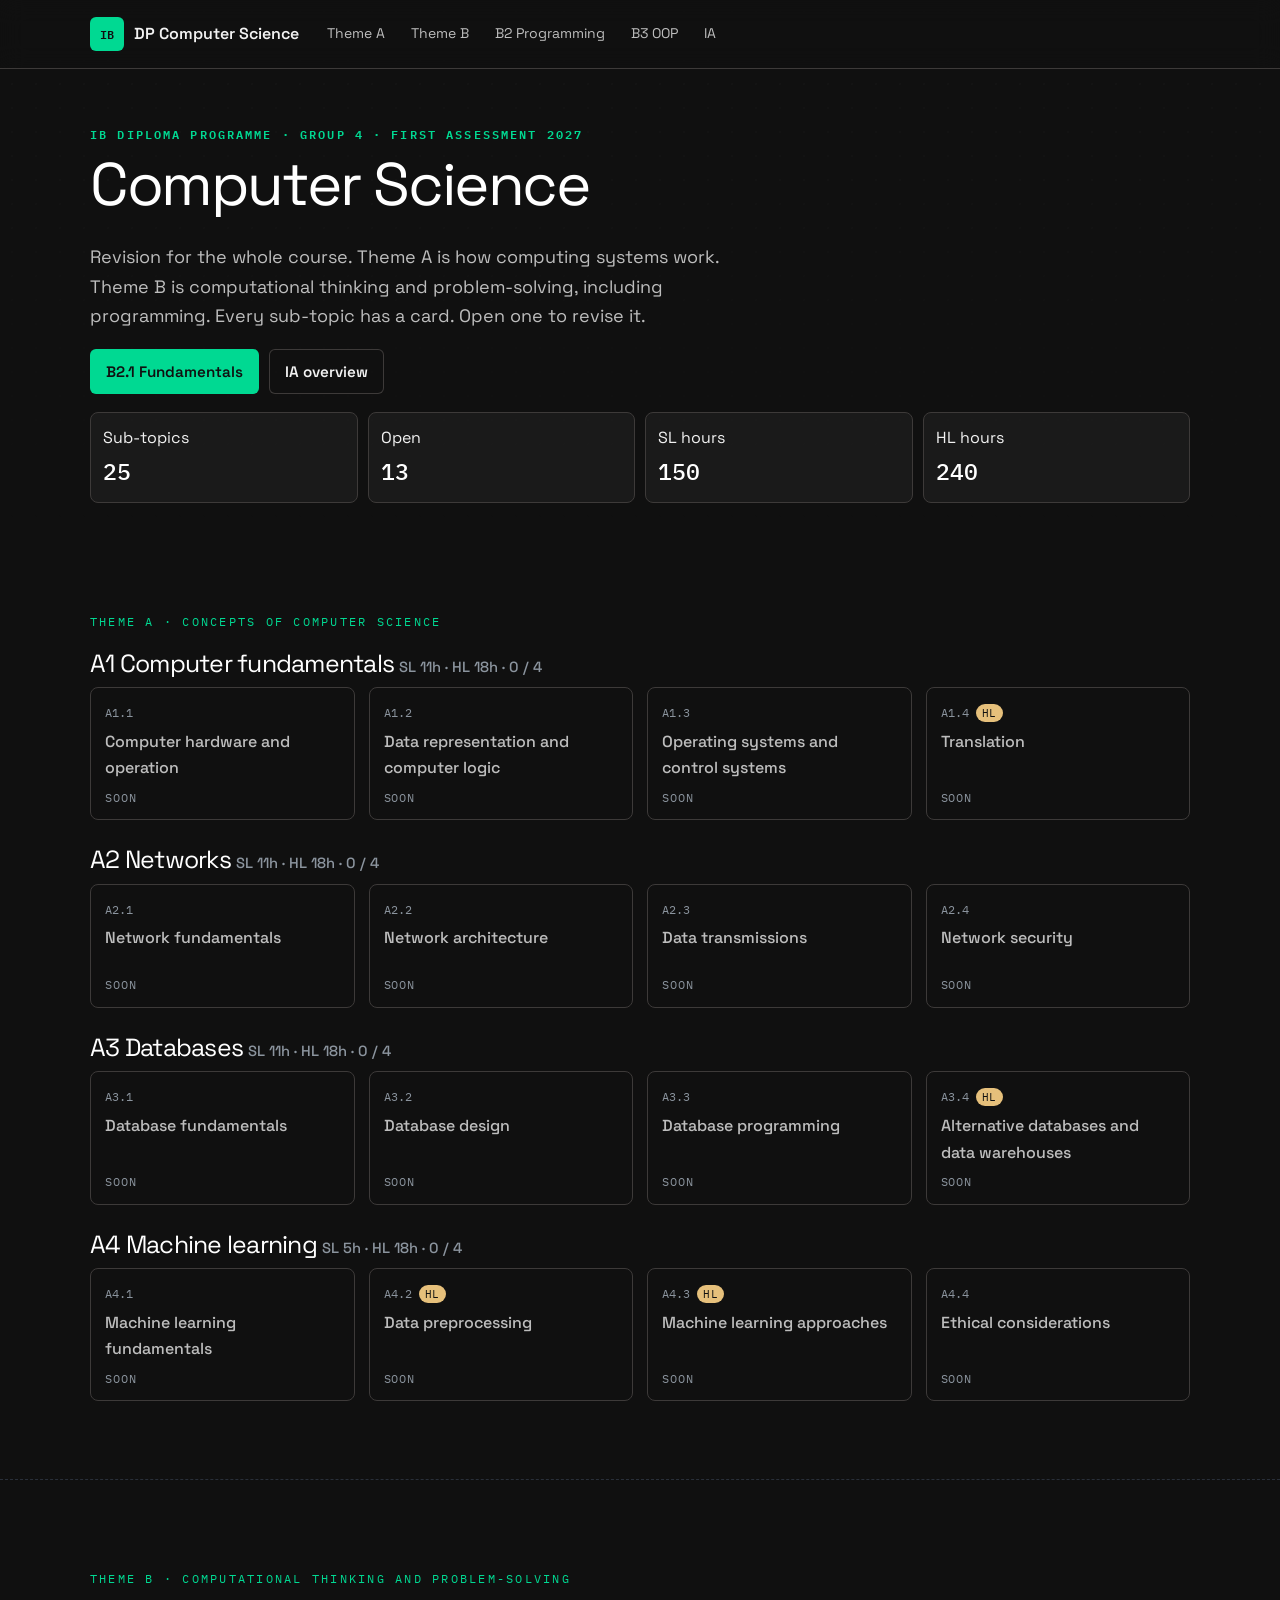
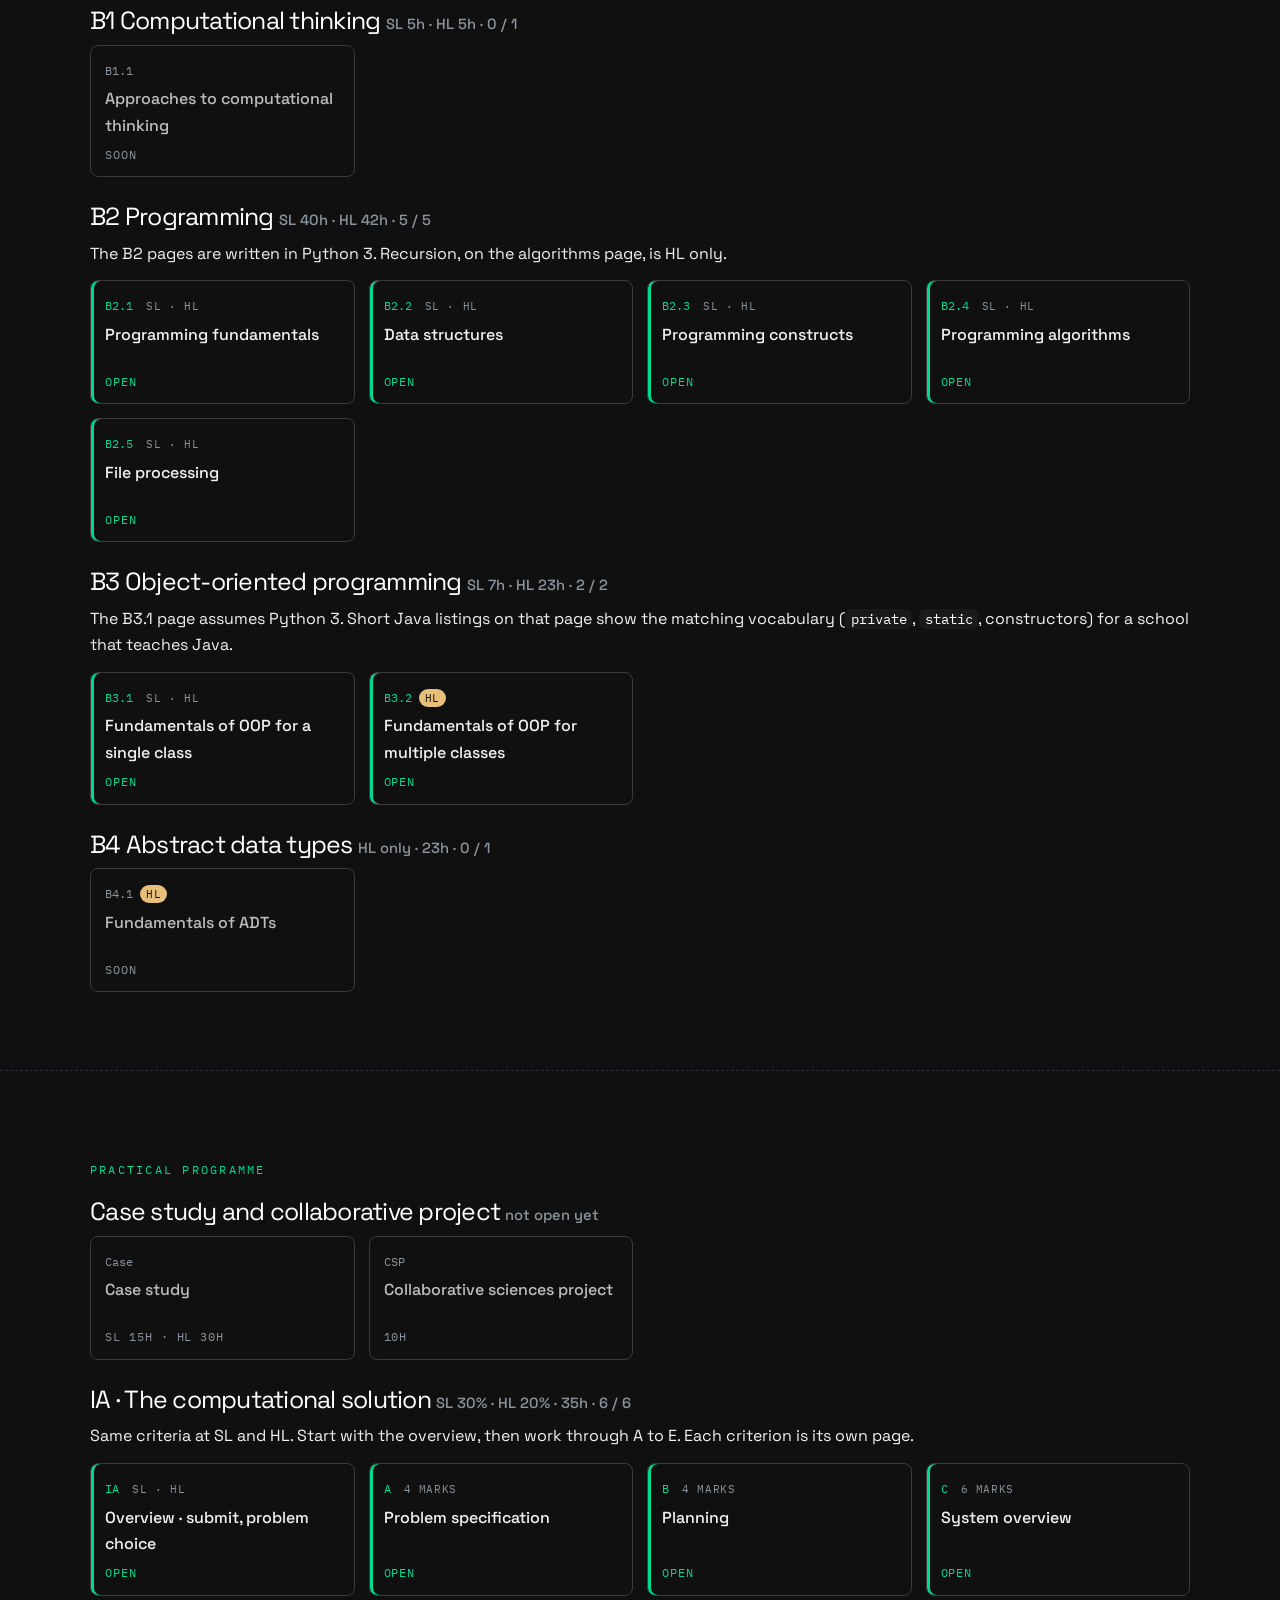
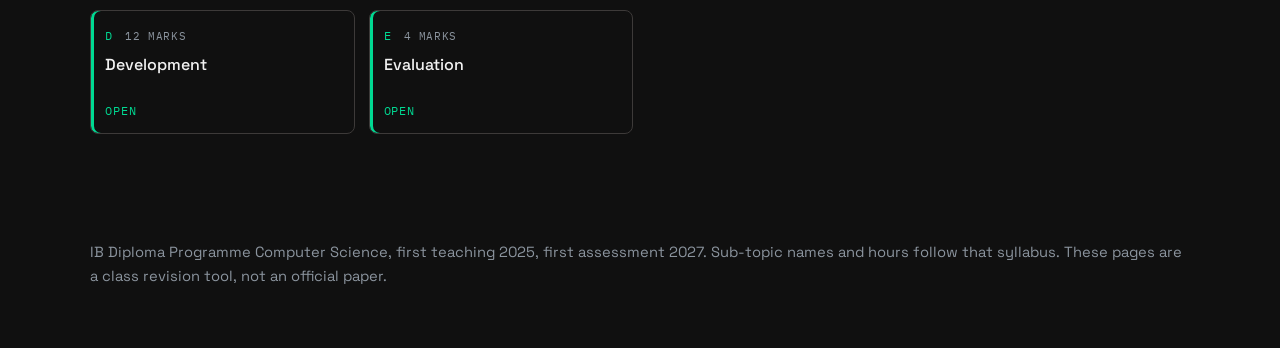
<file: index.html>
<!DOCTYPE html>
<html lang="en">
<head>
  <meta charset="utf-8">
  <meta name="viewport" content="width=device-width, initial-scale=1">
  <title>IB DP Computer Science</title>
  <meta name="description" content="Revision for the IB Diploma Programme Computer Science course, first assessment 2027. Theme A is concepts of computer science. Theme B is computational thinking and problem-solving.">
  <meta name="theme-color" content="#101010">
  <link rel="icon" type="image/png" sizes="32x32" href="favicon-32.png">
  <link rel="apple-touch-icon" href="apple-touch-icon.png">
  <meta name="apple-mobile-web-app-title" content="IB CS">
  <link rel="preconnect" href="https://fonts.googleapis.com">
  <link rel="preconnect" href="https://fonts.gstatic.com" crossorigin>
  <link href="https://fonts.googleapis.com/css2?family=IBM+Plex+Mono:wght@400;500;600&family=Space+Grotesk:wght@400;500;600;700&display=swap" rel="stylesheet">
  <link rel="stylesheet" href="css/styles.css">
</head>
<body id="top">
  <a class="skip" href="#main">Skip to content</a>
  <header>
    <div class="wrap header-row">
      <a class="brand" href="index.html"><span class="mark">IB</span> DP Computer Science</a>
      <nav class="nav" aria-label="Course">
        <a href="#theme-a">Theme A</a>
        <a href="#theme-b">Theme B</a>
        <a href="#b2">B2 Programming</a>
        <a href="#b3">B3 OOP</a>
        <a href="#practical">IA</a>
      </nav>
    </div>
  </header>

  <main id="main">
    <section class="hero">
      <div class="wrap">
        <p class="kicker">IB Diploma Programme · Group 4 · First assessment 2027</p>
        <h1>Computer Science</h1>
        <p class="lede">Revision for the whole course. Theme A is how computing systems work. Theme B is computational thinking and problem-solving, including programming. Every sub-topic has a card. Open one to revise it.</p>
        <div class="actions">
          <a class="btn" href="b2-1-programming-fundamentals.html">B2.1 Fundamentals</a>
          <a class="btn ghost" href="ia-computational-solution.html">IA overview</a>
        </div>
        <div class="scoreboard">
          <div><span>Sub-topics</span><strong>25</strong></div>
          <div><span>Open</span><strong>13</strong></div>
          <div><span>SL hours</span><strong>150</strong></div>
          <div><span>HL hours</span><strong>240</strong></div>
        </div>
      </div>
    </section>

    <section class="block" id="theme-a">
      <div class="wrap">
        <p class="paper-label">Theme A · Concepts of computer science</p>

        <div class="chapter">
          <h2>A1 Computer fundamentals <span class="count">SL 11h · HL 18h · 0 / 4</span></h2>
          <div class="topics">
            <div class="topic later"><span class="code">A1.1</span><strong>Computer hardware and operation</strong><em>Soon</em></div>
            <div class="topic later"><span class="code">A1.2</span><strong>Data representation and computer logic</strong><em>Soon</em></div>
            <div class="topic later"><span class="code">A1.3</span><strong>Operating systems and control systems</strong><em>Soon</em></div>
            <div class="topic later"><span class="code">A1.4 <span class="pill">HL</span></span><strong>Translation</strong><em>Soon</em></div>
          </div>
        </div>

        <div class="chapter">
          <h2>A2 Networks <span class="count">SL 11h · HL 18h · 0 / 4</span></h2>
          <div class="topics">
            <div class="topic later"><span class="code">A2.1</span><strong>Network fundamentals</strong><em>Soon</em></div>
            <div class="topic later"><span class="code">A2.2</span><strong>Network architecture</strong><em>Soon</em></div>
            <div class="topic later"><span class="code">A2.3</span><strong>Data transmissions</strong><em>Soon</em></div>
            <div class="topic later"><span class="code">A2.4</span><strong>Network security</strong><em>Soon</em></div>
          </div>
        </div>

        <div class="chapter">
          <h2>A3 Databases <span class="count">SL 11h · HL 18h · 0 / 4</span></h2>
          <div class="topics">
            <div class="topic later"><span class="code">A3.1</span><strong>Database fundamentals</strong><em>Soon</em></div>
            <div class="topic later"><span class="code">A3.2</span><strong>Database design</strong><em>Soon</em></div>
            <div class="topic later"><span class="code">A3.3</span><strong>Database programming</strong><em>Soon</em></div>
            <div class="topic later"><span class="code">A3.4 <span class="pill">HL</span></span><strong>Alternative databases and data warehouses</strong><em>Soon</em></div>
          </div>
        </div>

        <div class="chapter">
          <h2>A4 Machine learning <span class="count">SL 5h · HL 18h · 0 / 4</span></h2>
          <div class="topics">
            <div class="topic later"><span class="code">A4.1</span><strong>Machine learning fundamentals</strong><em>Soon</em></div>
            <div class="topic later"><span class="code">A4.2 <span class="pill">HL</span></span><strong>Data preprocessing</strong><em>Soon</em></div>
            <div class="topic later"><span class="code">A4.3 <span class="pill">HL</span></span><strong>Machine learning approaches</strong><em>Soon</em></div>
            <div class="topic later"><span class="code">A4.4</span><strong>Ethical considerations</strong><em>Soon</em></div>
          </div>
        </div>
      </div>
    </section>

    <section class="block" id="theme-b">
      <div class="wrap">
        <p class="paper-label">Theme B · Computational thinking and problem-solving</p>

        <div class="chapter">
          <h2>B1 Computational thinking <span class="count">SL 5h · HL 5h · 0 / 1</span></h2>
          <div class="topics">
            <div class="topic later"><span class="code">B1.1</span><strong>Approaches to computational thinking</strong><em>Soon</em></div>
          </div>
        </div>

        <div class="chapter" id="b2">
          <h2>B2 Programming <span class="count">SL 40h · HL 42h · 5 / 5</span></h2>
          <p>The B2 pages are written in Python 3. Recursion, on the algorithms page, is HL only.</p>
          <div class="topics">
            <a class="topic ready" href="b2-1-programming-fundamentals.html"><span class="code">B2.1 <span class="tag">SL · HL</span></span><strong>Programming fundamentals</strong><em>Open</em></a>
            <a class="topic ready" href="b2-2-data-structures.html"><span class="code">B2.2 <span class="tag">SL · HL</span></span><strong>Data structures</strong><em>Open</em></a>
            <a class="topic ready" href="b2-3-programming-constructs.html"><span class="code">B2.3 <span class="tag">SL · HL</span></span><strong>Programming constructs</strong><em>Open</em></a>
            <a class="topic ready" href="b2-4-programming-algorithms.html"><span class="code">B2.4 <span class="tag">SL · HL</span></span><strong>Programming algorithms</strong><em>Open</em></a>
            <a class="topic ready" href="b2-5-file-processing.html"><span class="code">B2.5 <span class="tag">SL · HL</span></span><strong>File processing</strong><em>Open</em></a>
          </div>
        </div>

        <div class="chapter" id="b3">
          <h2>B3 Object-oriented programming <span class="count">SL 7h · HL 23h · 2 / 2</span></h2>
          <p>The B3.1 page assumes Python 3. Short Java listings on that page show the matching vocabulary (<code>private</code>, <code>static</code>, constructors) for a school that teaches Java.</p>
          <div class="topics">
            <a class="topic ready" href="b3-1-single-class.html"><span class="code">B3.1 <span class="tag">SL · HL</span></span><strong>Fundamentals of OOP for a single class</strong><em>Open</em></a>
            <a class="topic ready" href="b3-2-multiple-classes.html"><span class="code">B3.2 <span class="pill">HL</span></span><strong>Fundamentals of OOP for multiple classes</strong><em>Open</em></a>
          </div>
        </div>

        <div class="chapter">
          <h2>B4 Abstract data types <span class="count">HL only · 23h · 0 / 1</span></h2>
          <div class="topics">
            <div class="topic later"><span class="code">B4.1 <span class="pill">HL</span></span><strong>Fundamentals of ADTs</strong><em>Soon</em></div>
          </div>
        </div>
      </div>
    </section>

    <section class="block" id="practical">
      <div class="wrap">
        <p class="paper-label">Practical programme</p>
        <div class="chapter">
          <h2>Case study and collaborative project <span class="count">not open yet</span></h2>
          <div class="topics">
            <div class="topic later"><span class="code">Case</span><strong>Case study</strong><em>SL 15h · HL 30h</em></div>
            <div class="topic later"><span class="code">CSP</span><strong>Collaborative sciences project</strong><em>10h</em></div>
          </div>
        </div>
        <div class="chapter" id="ia">
          <h2>IA · The computational solution <span class="count">SL 30% · HL 20% · 35h · 6 / 6</span></h2>
          <p>Same criteria at SL and HL. Start with the overview, then work through A to E. Each criterion is its own page.</p>
          <div class="topics">
            <a class="topic ready" href="ia-computational-solution.html"><span class="code">IA <span class="tag">SL · HL</span></span><strong>Overview · submit, problem choice</strong><em>Open</em></a>
            <a class="topic ready" href="ia-a-problem-specification.html"><span class="code">A <span class="tag">4 marks</span></span><strong>Problem specification</strong><em>Open</em></a>
            <a class="topic ready" href="ia-b-planning.html"><span class="code">B <span class="tag">4 marks</span></span><strong>Planning</strong><em>Open</em></a>
            <a class="topic ready" href="ia-c-system-overview.html"><span class="code">C <span class="tag">6 marks</span></span><strong>System overview</strong><em>Open</em></a>
            <a class="topic ready" href="ia-d-development.html"><span class="code">D <span class="tag">12 marks</span></span><strong>Development</strong><em>Open</em></a>
            <a class="topic ready" href="ia-e-evaluation.html"><span class="code">E <span class="tag">4 marks</span></span><strong>Evaluation</strong><em>Open</em></a>
          </div>
        </div>
      </div>
    </section>
  </main>

  <footer>
    <div class="wrap">
      <p>IB Diploma Programme Computer Science, first teaching 2025, first assessment 2027. Sub-topic names and hours follow that syllabus. These pages are a class revision tool, not an official paper.</p>
    </div>
  </footer>
</body>
</html>
</file>
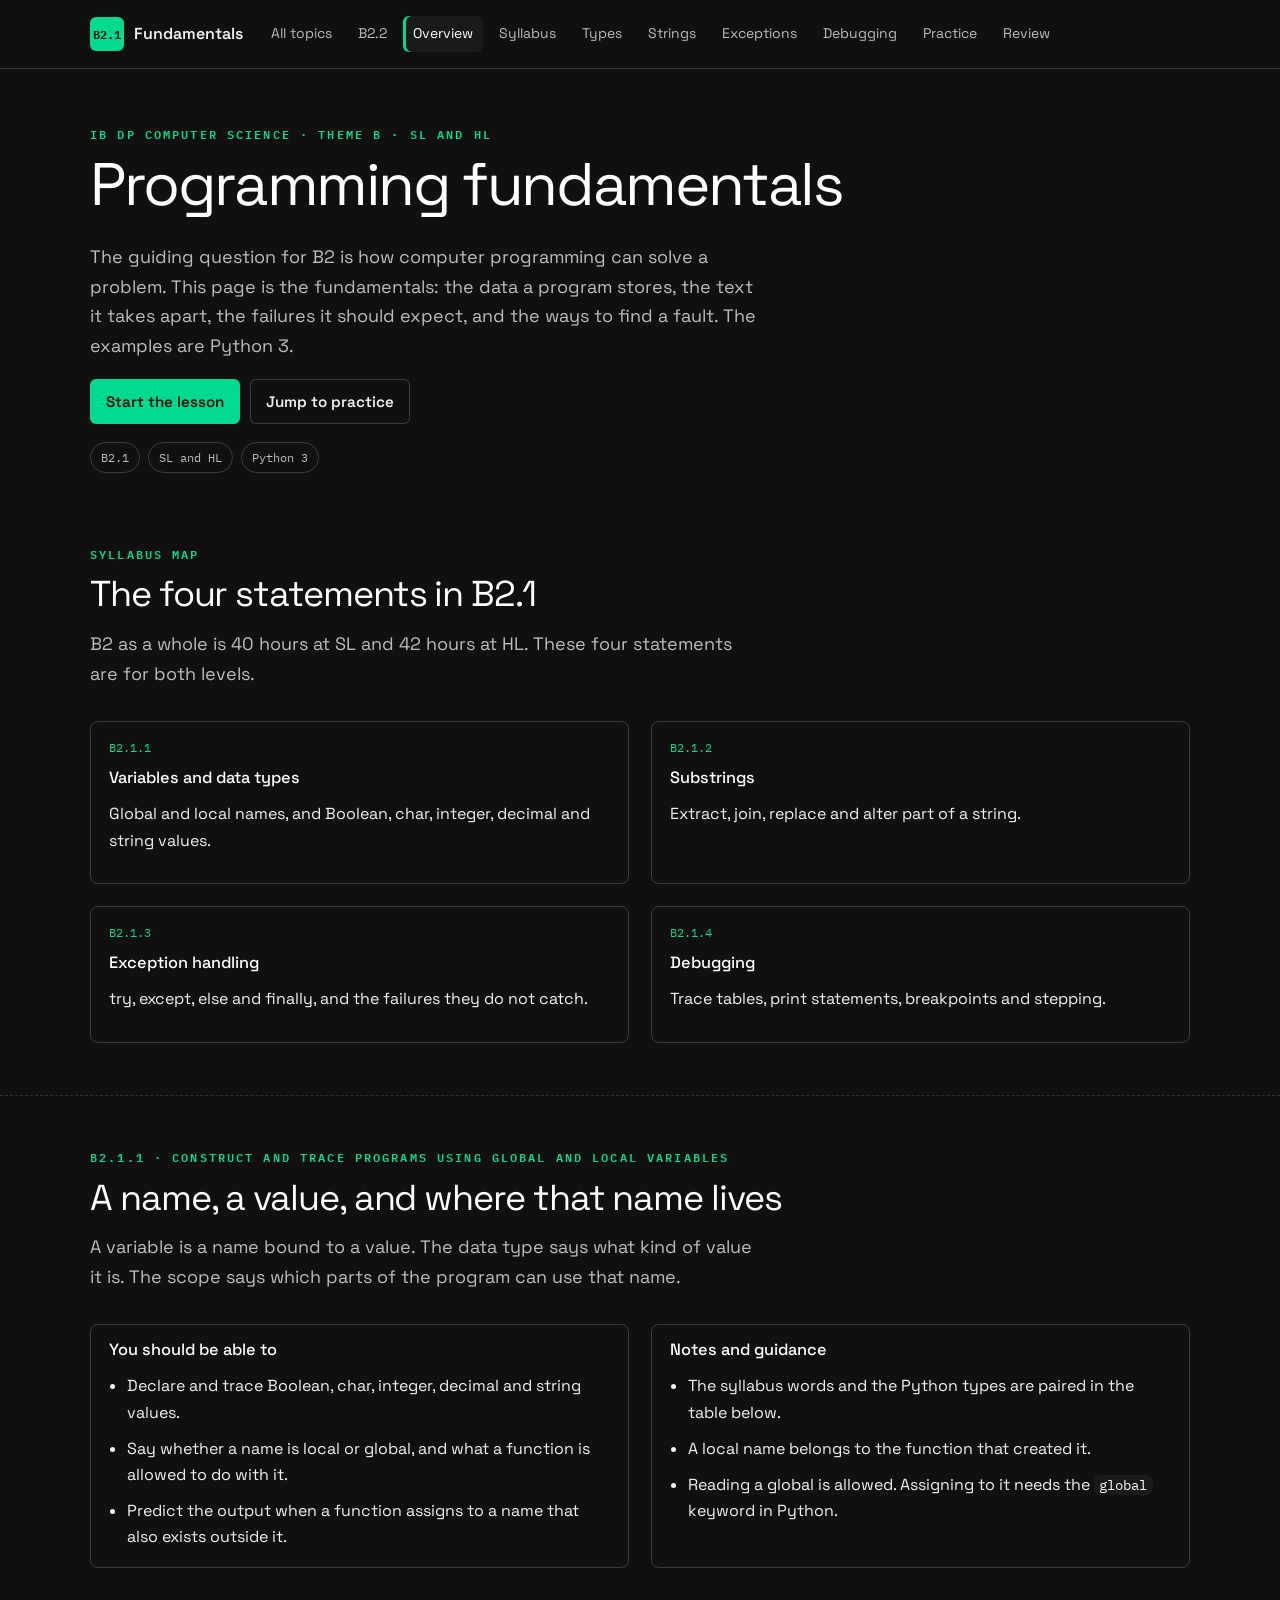
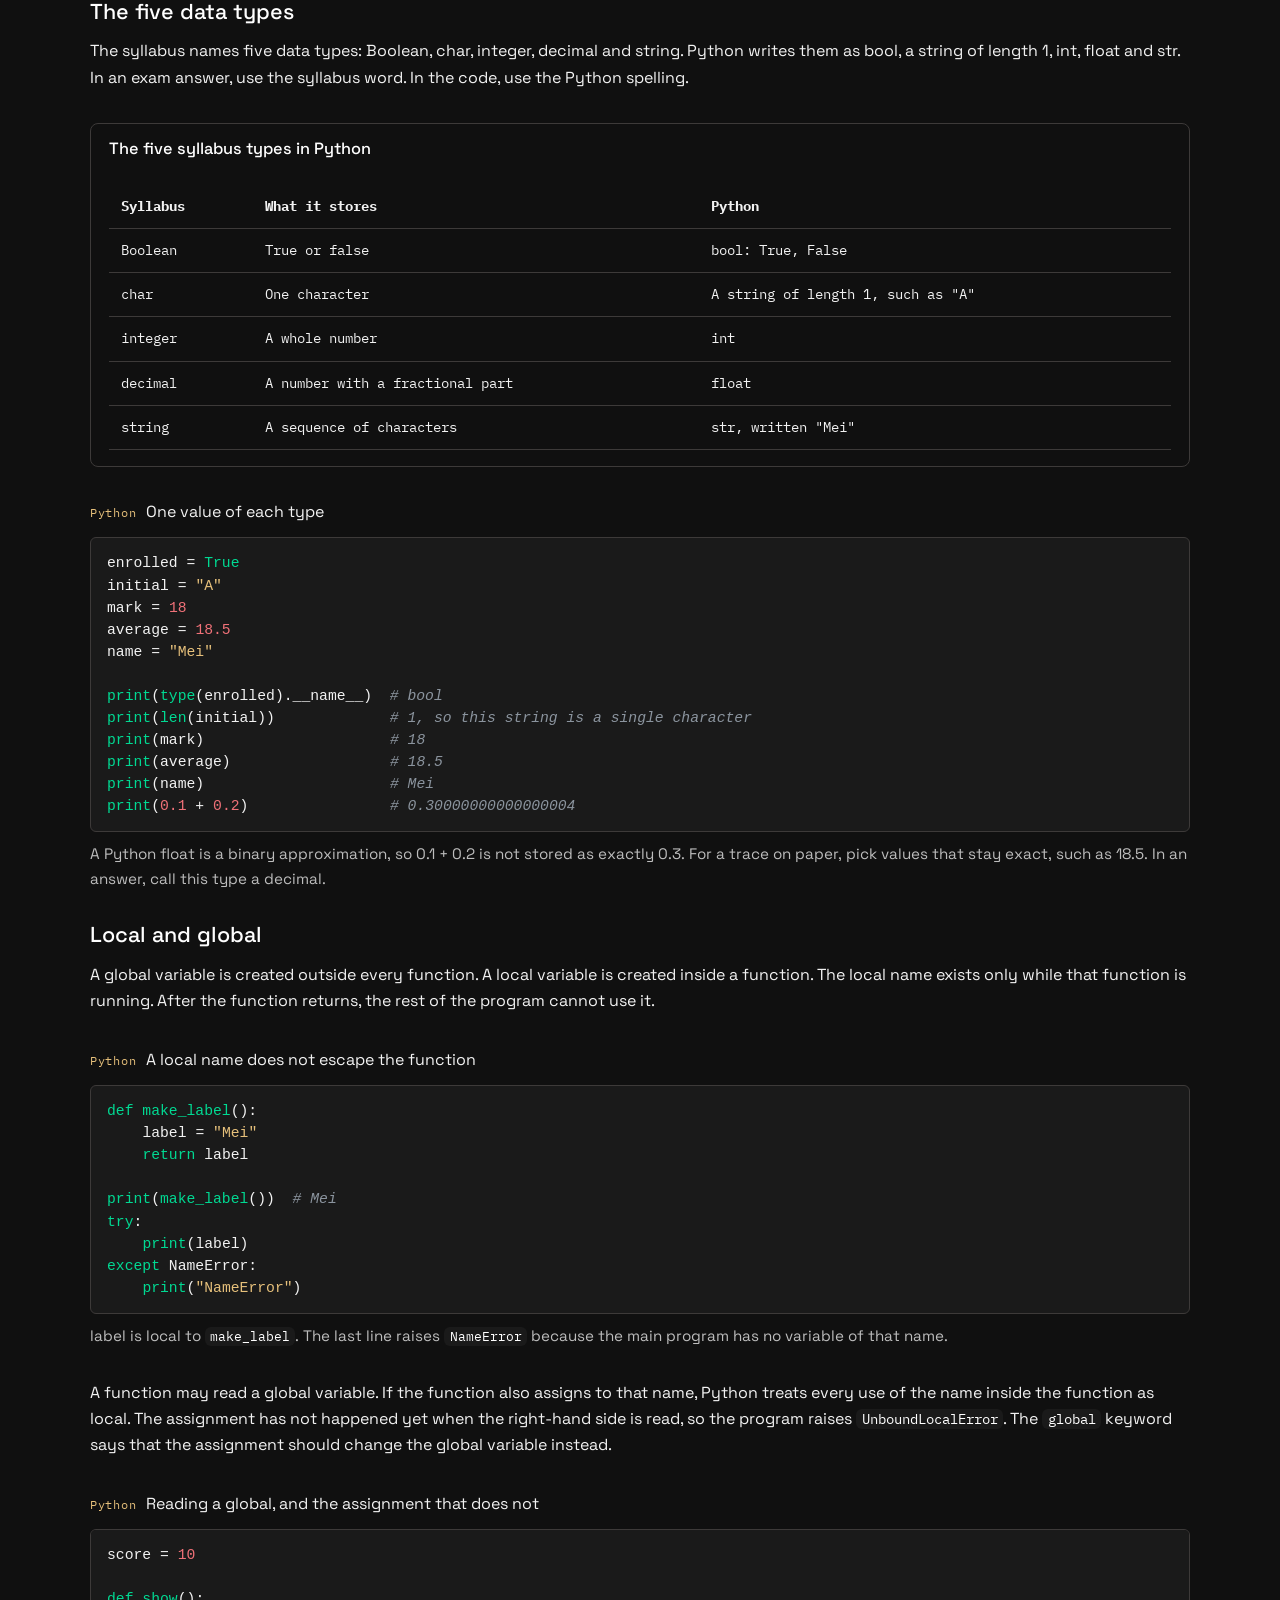
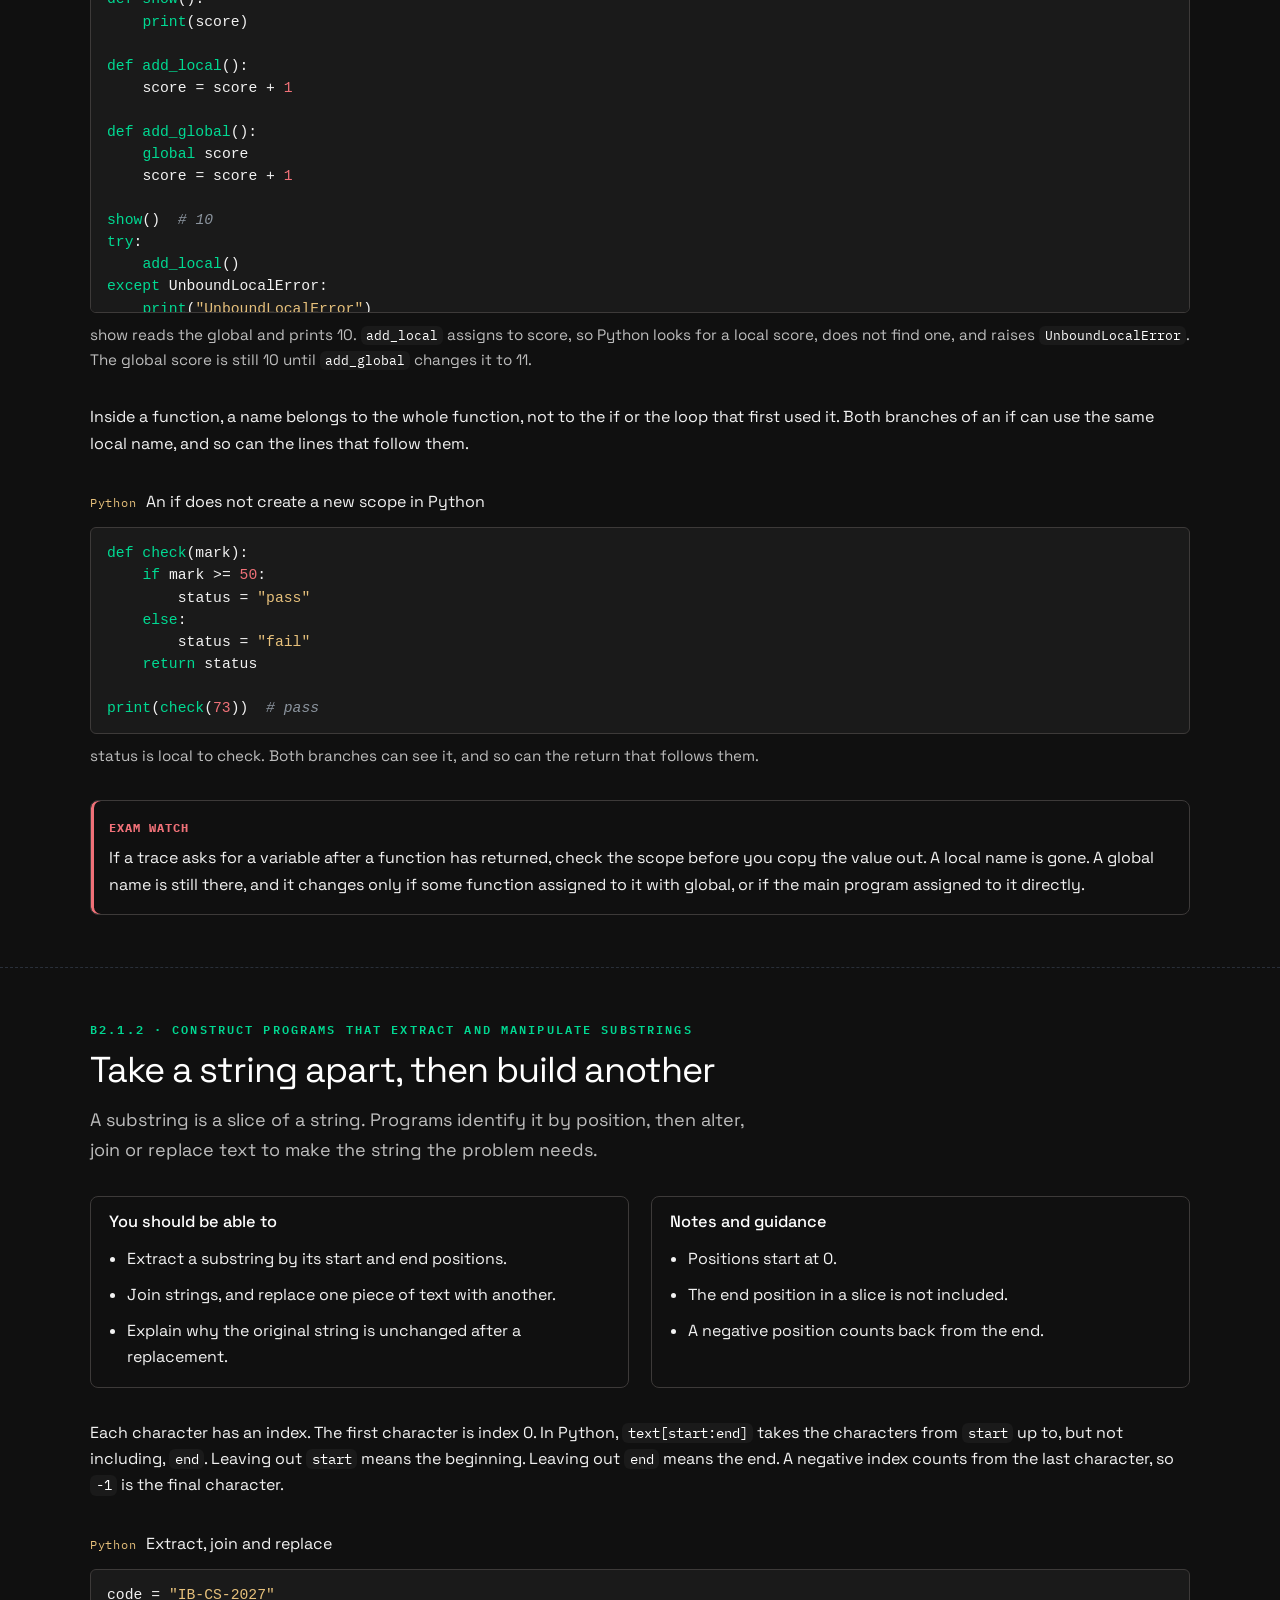
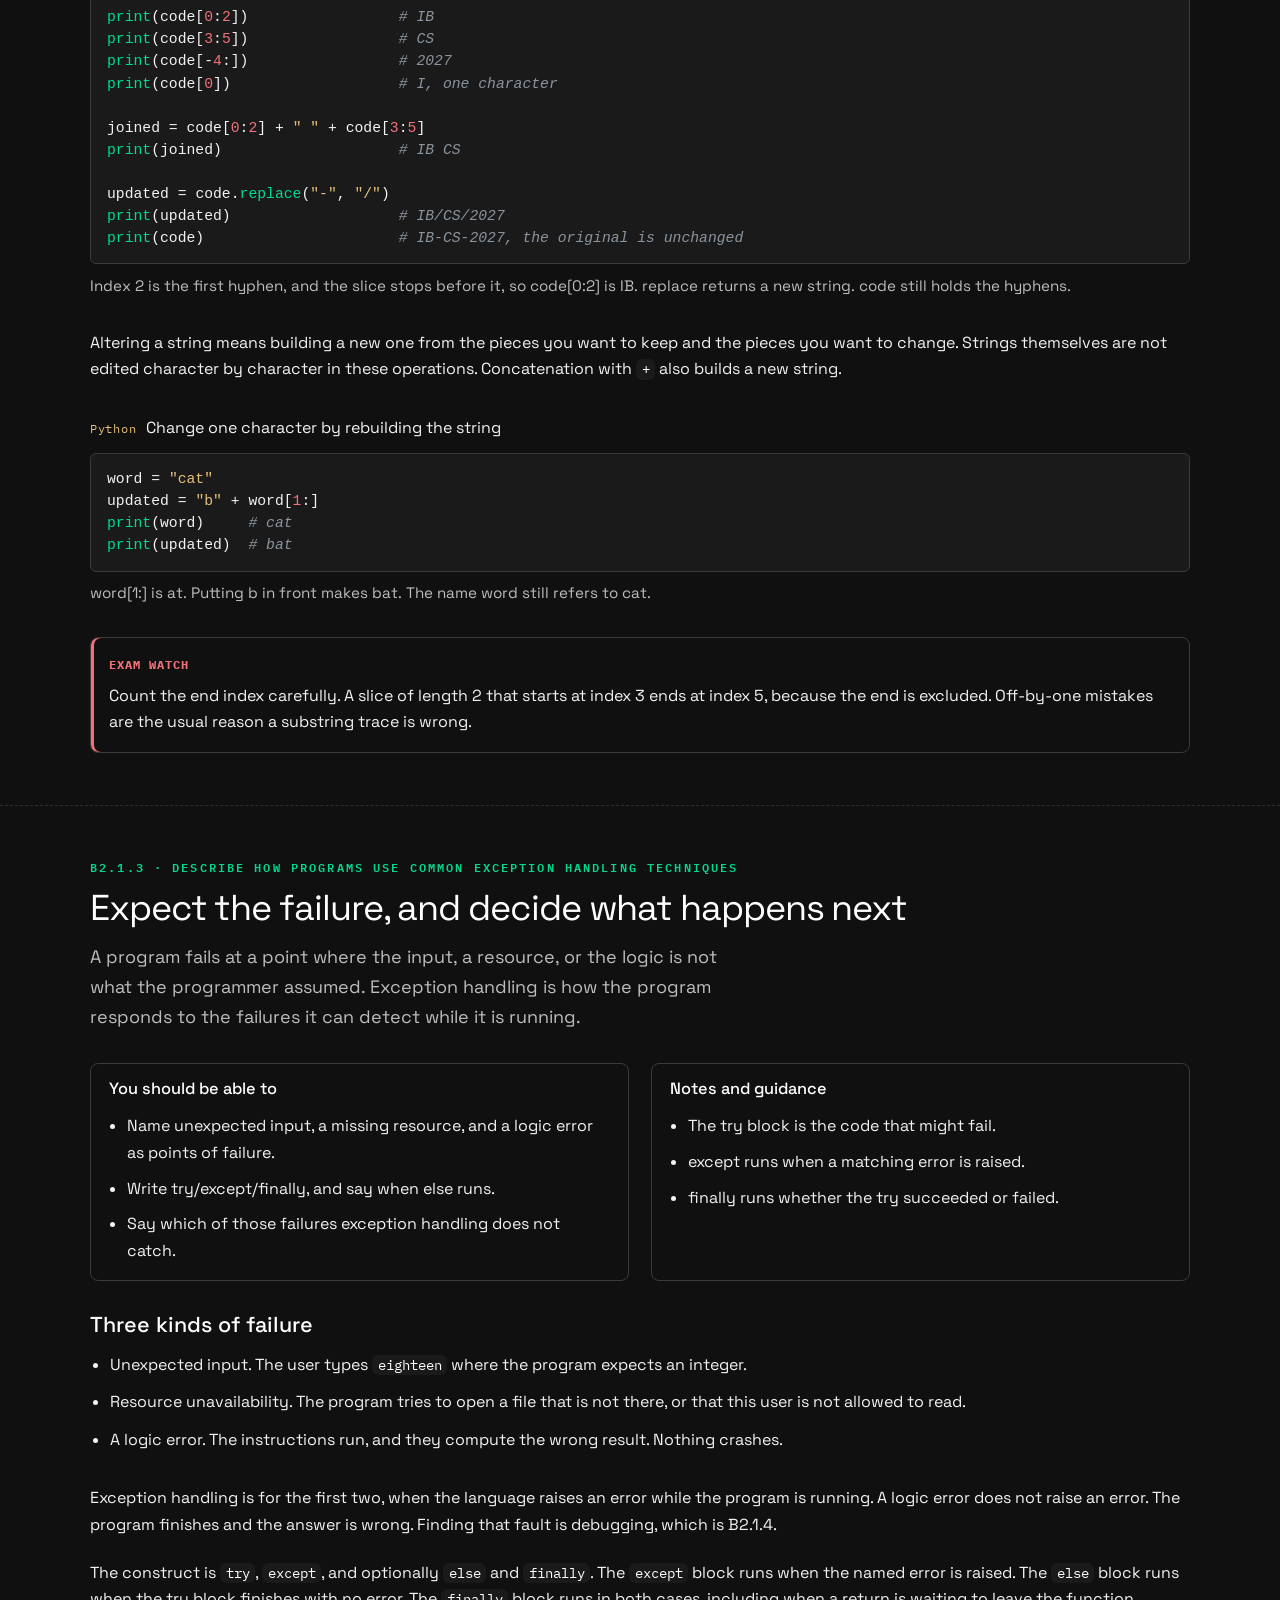
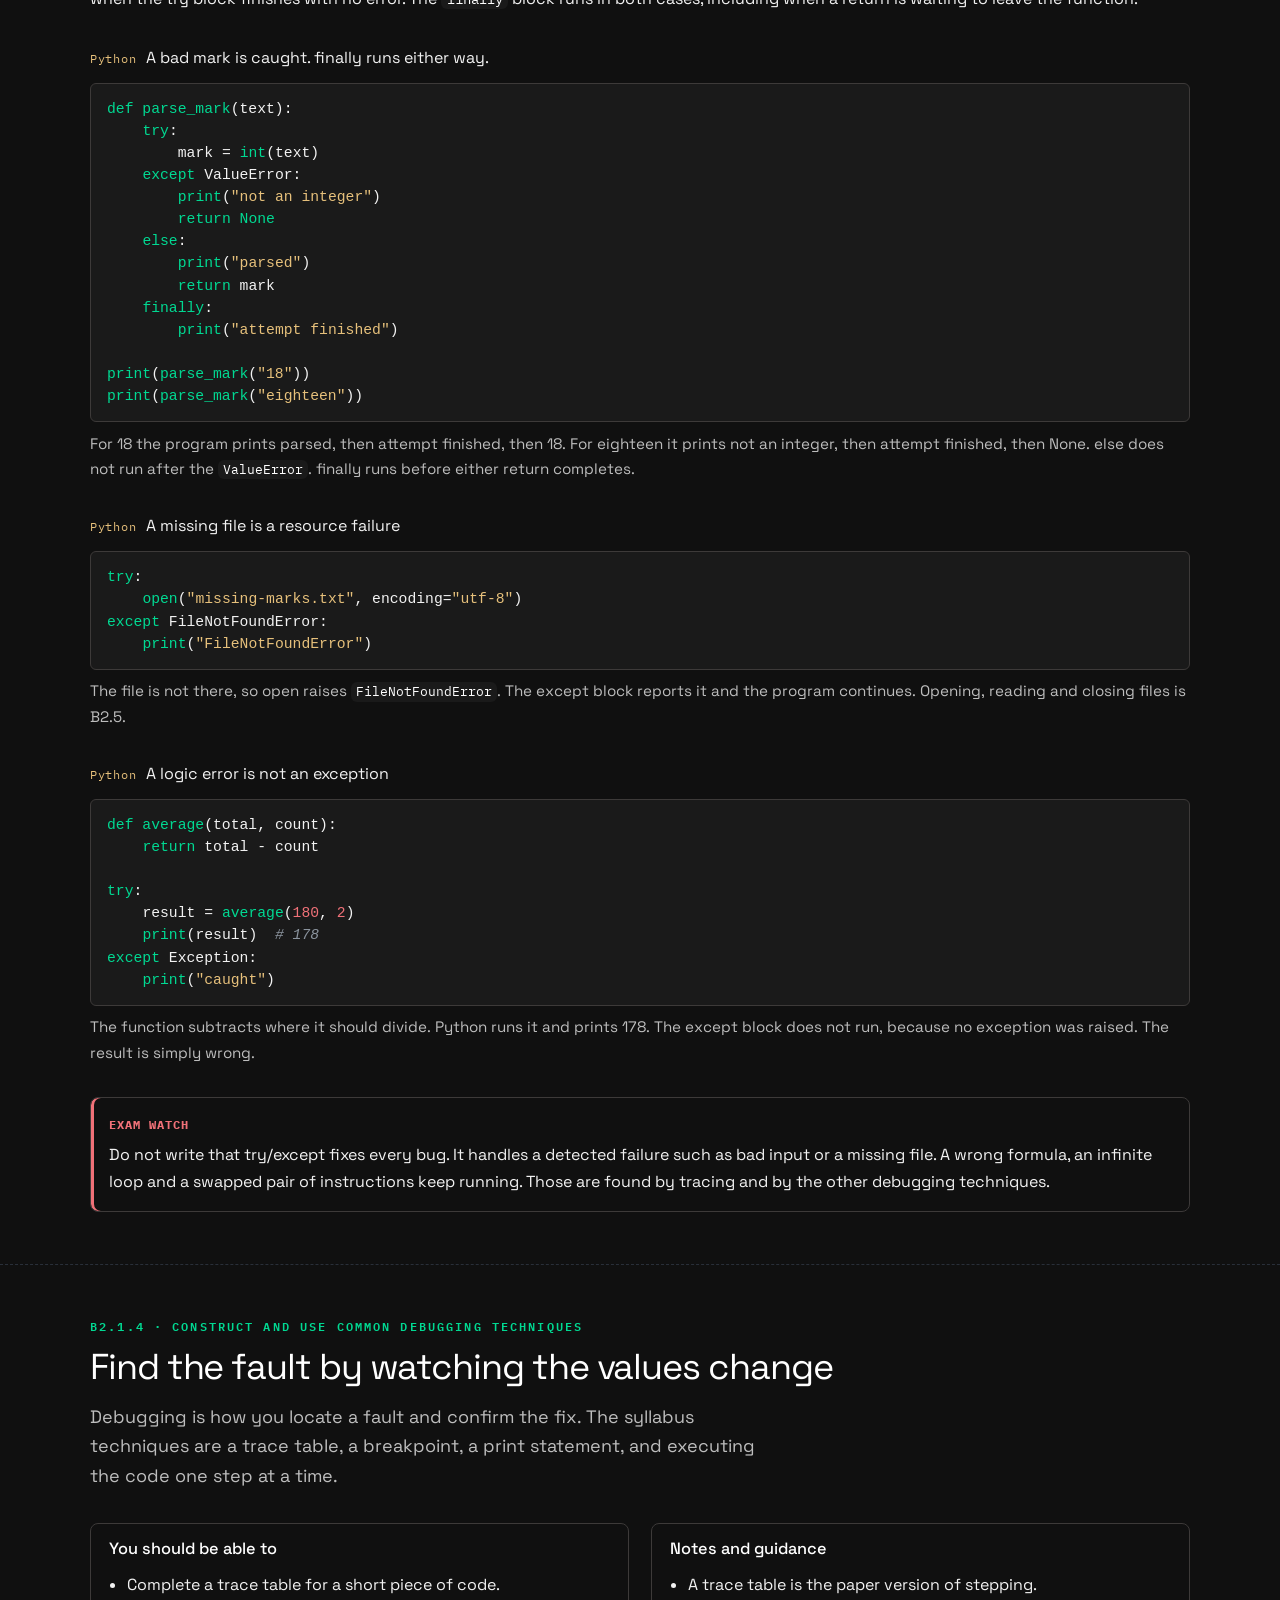
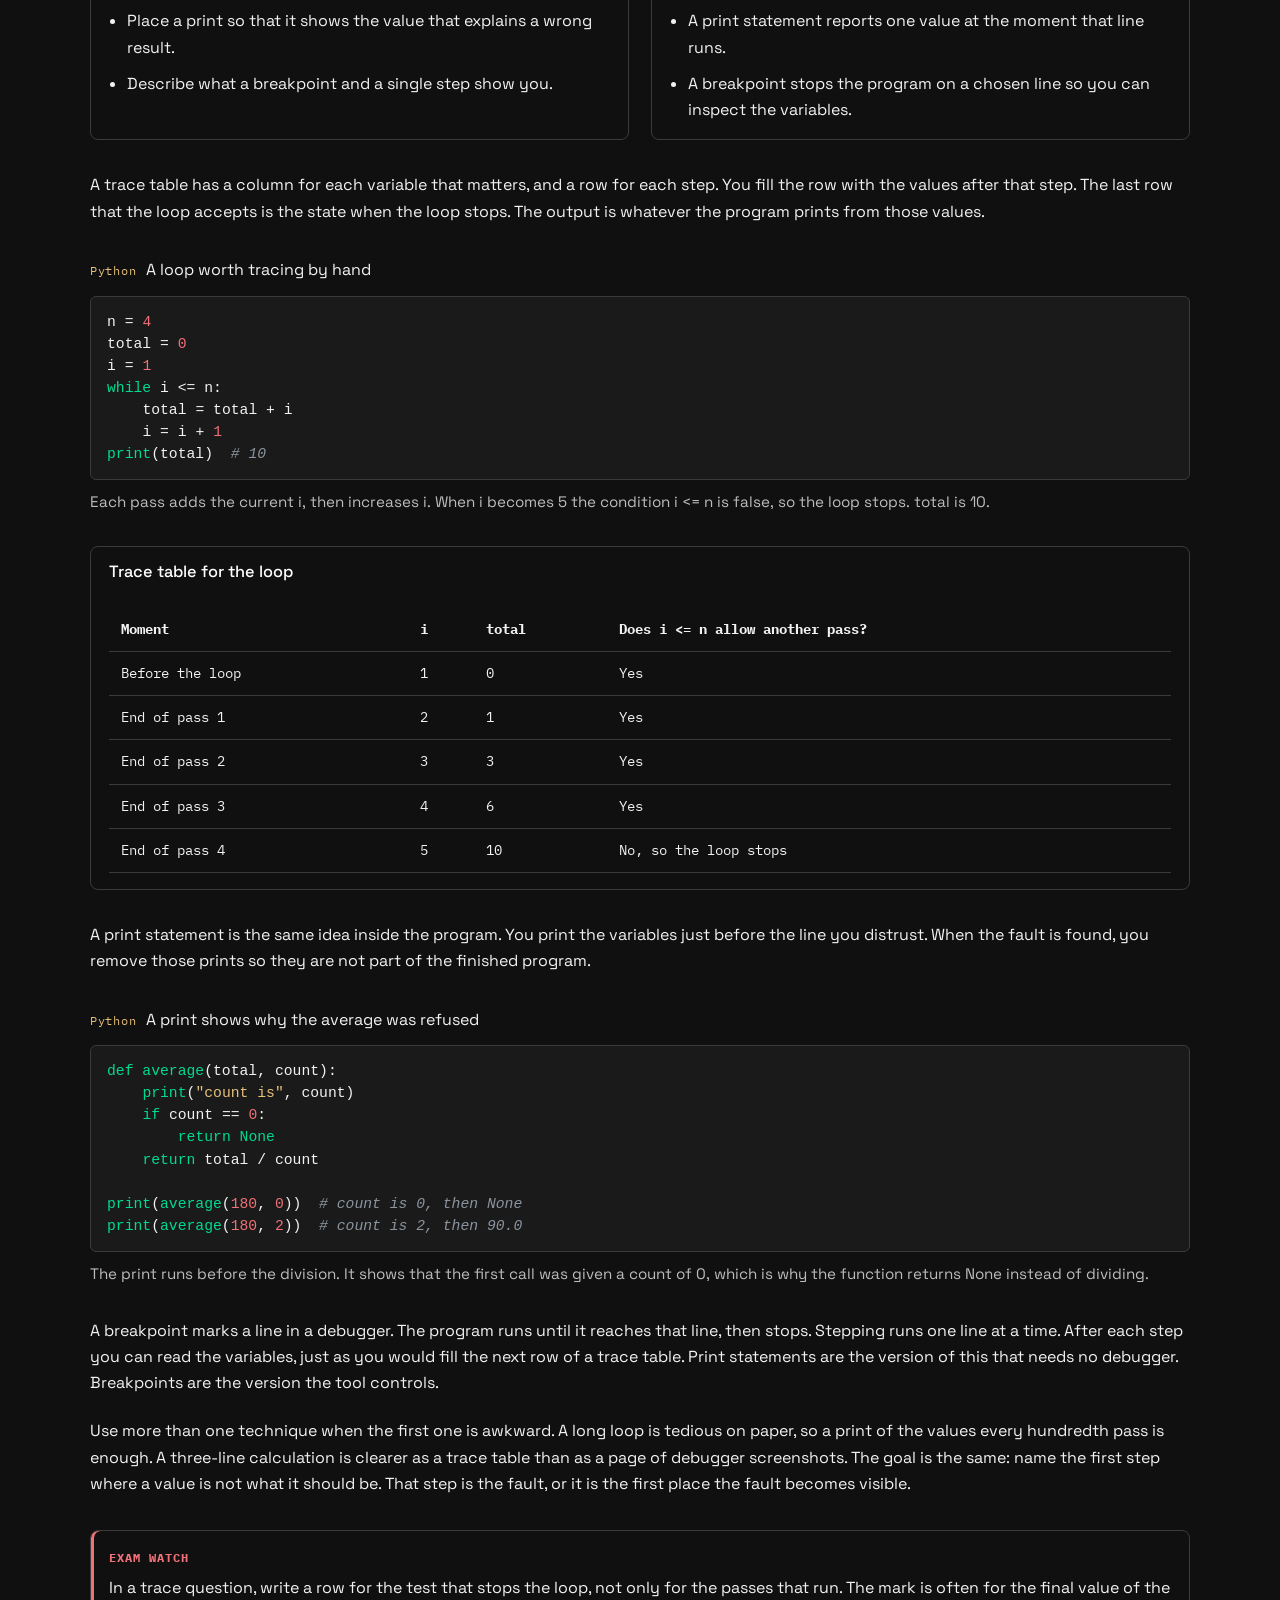
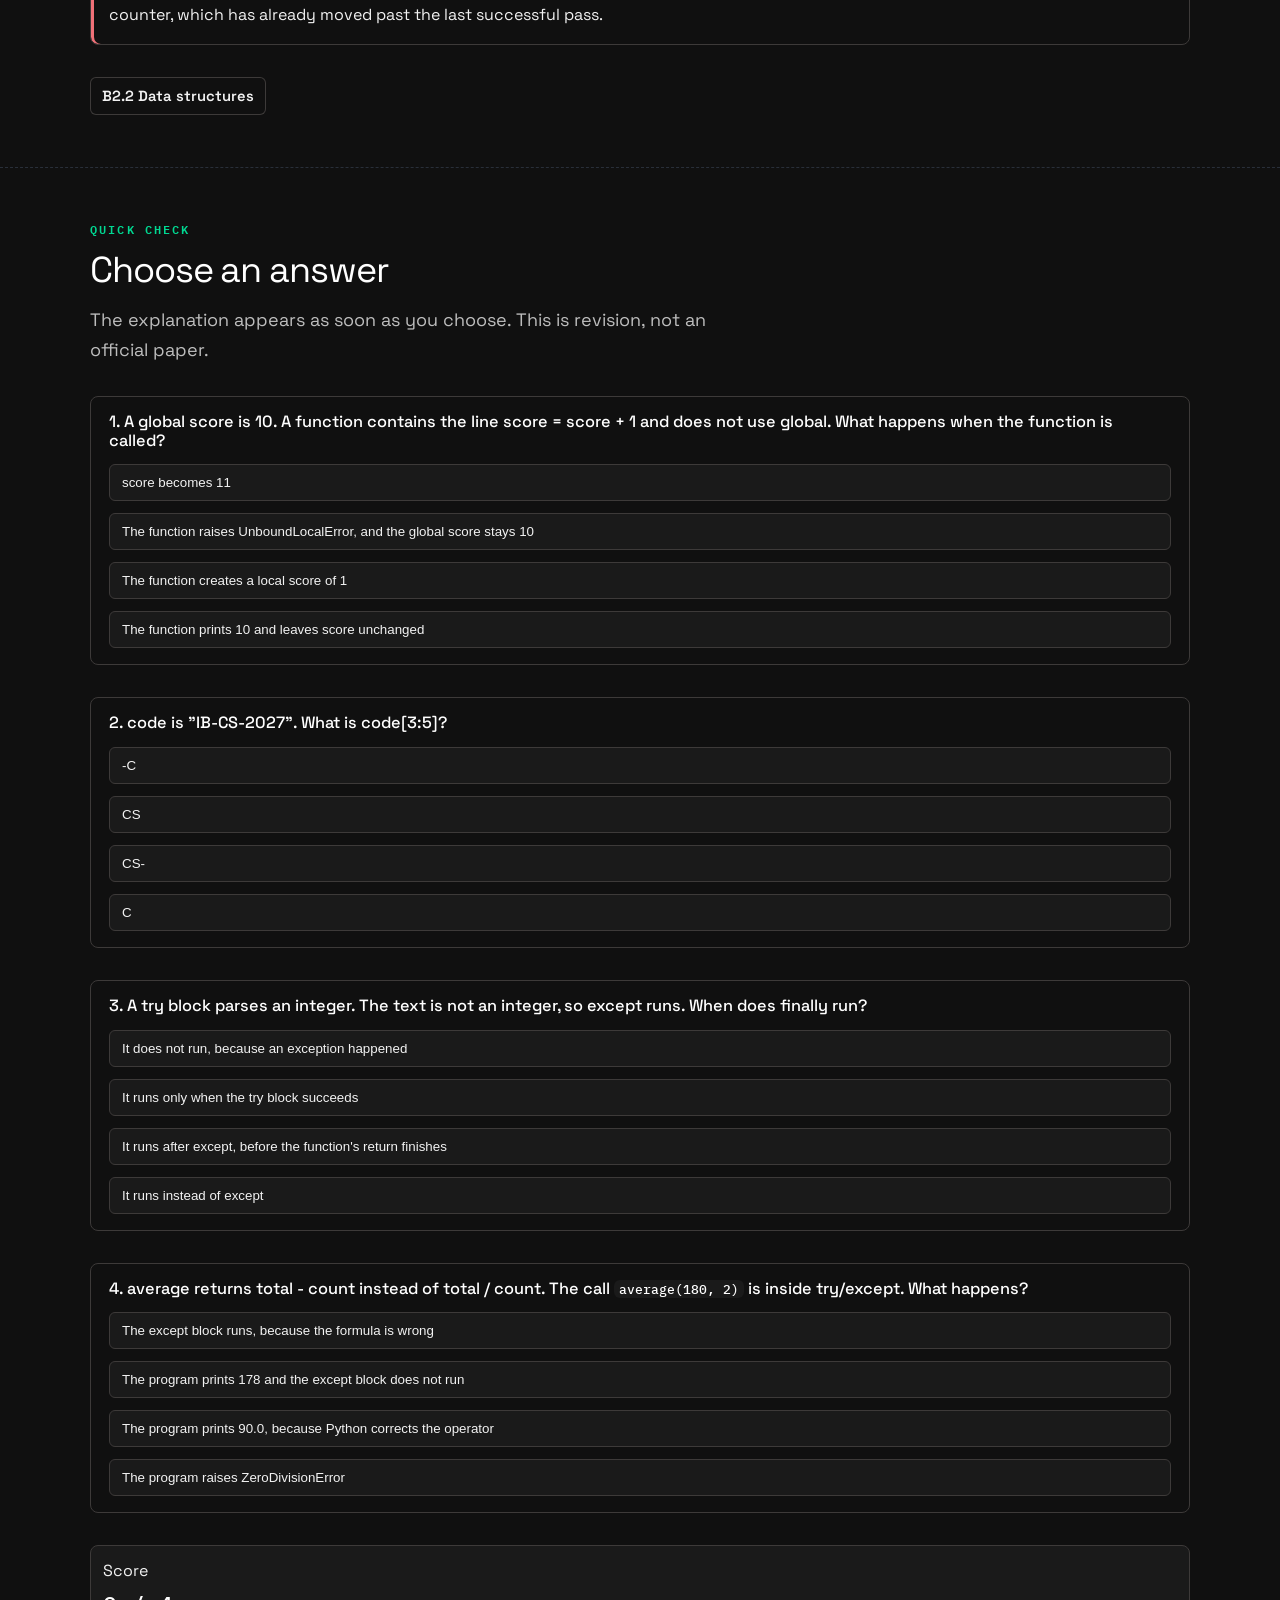
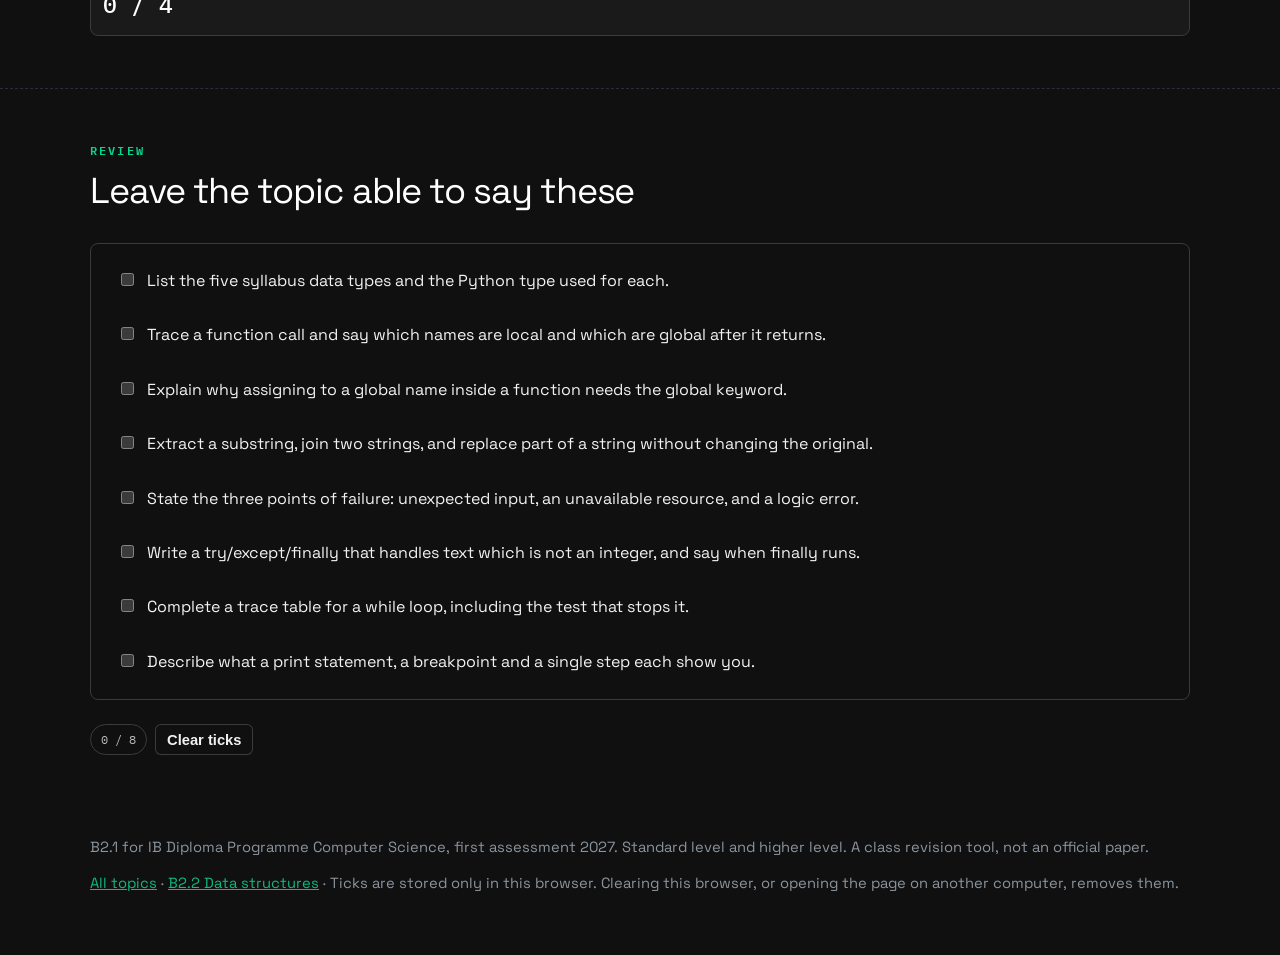
<file: b2-1-programming-fundamentals.html>
<!DOCTYPE html>
<html lang="en">
<head>
  <meta charset="utf-8">
  <meta name="viewport" content="width=device-width, initial-scale=1">
  <title>B2.1 Programming fundamentals · IB Computer Science</title>
  <meta name="description" content="B2.1 for IB DP Computer Science, SL and HL. Variables, data types, substrings, exception handling and debugging, in Python 3.">
  <meta name="theme-color" content="#101010">
  <link rel="icon" type="image/png" sizes="32x32" href="favicon-32.png">
  <link rel="apple-touch-icon" href="apple-touch-icon.png">
  <meta name="apple-mobile-web-app-title" content="IB CS">
  <link rel="preconnect" href="https://fonts.googleapis.com">
  <link rel="preconnect" href="https://fonts.gstatic.com" crossorigin>
  <link href="https://fonts.googleapis.com/css2?family=IBM+Plex+Mono:wght@400;500;600&family=Space+Grotesk:wght@400;500;600;700&display=swap" rel="stylesheet">
  <link rel="stylesheet" href="css/styles.css">
</head>
<body>
  <a class="skip" href="#main">Skip to content</a>
  <header>
    <div class="wrap header-row">
      <a class="brand" href="index.html"><span class="mark">B2.1</span> Fundamentals</a>
      <nav class="nav" aria-label="Lesson">
        <a href="index.html">All topics</a>
        <a href="b2-2-data-structures.html">B2.2</a>
      </nav>
    </div>
  </header>
  <main id="main">
    <div class="wrap" style="padding: 48px 0">
      <p>This lesson needs JavaScript.</p>
    </div>
  </main>
  <footer>
    <div class="wrap">
      <p>B2.1 for IB Diploma Programme Computer Science, first assessment 2027. Standard level and higher level. A class revision tool, not an official paper.</p>
      <p class="fine"><a href="index.html">All topics</a> · <a href="b2-2-data-structures.html">B2.2 Data structures</a> · Ticks are stored only in this browser. Clearing this browser, or opening the page on another computer, removes them.</p>
    </div>
  </footer>
  <script type="module">
    import { renderTopic } from "./js/lesson.js";
    import { topic } from "./js/b2-1.js";
    renderTopic(topic);
  </script>
</body>
</html>
</file>
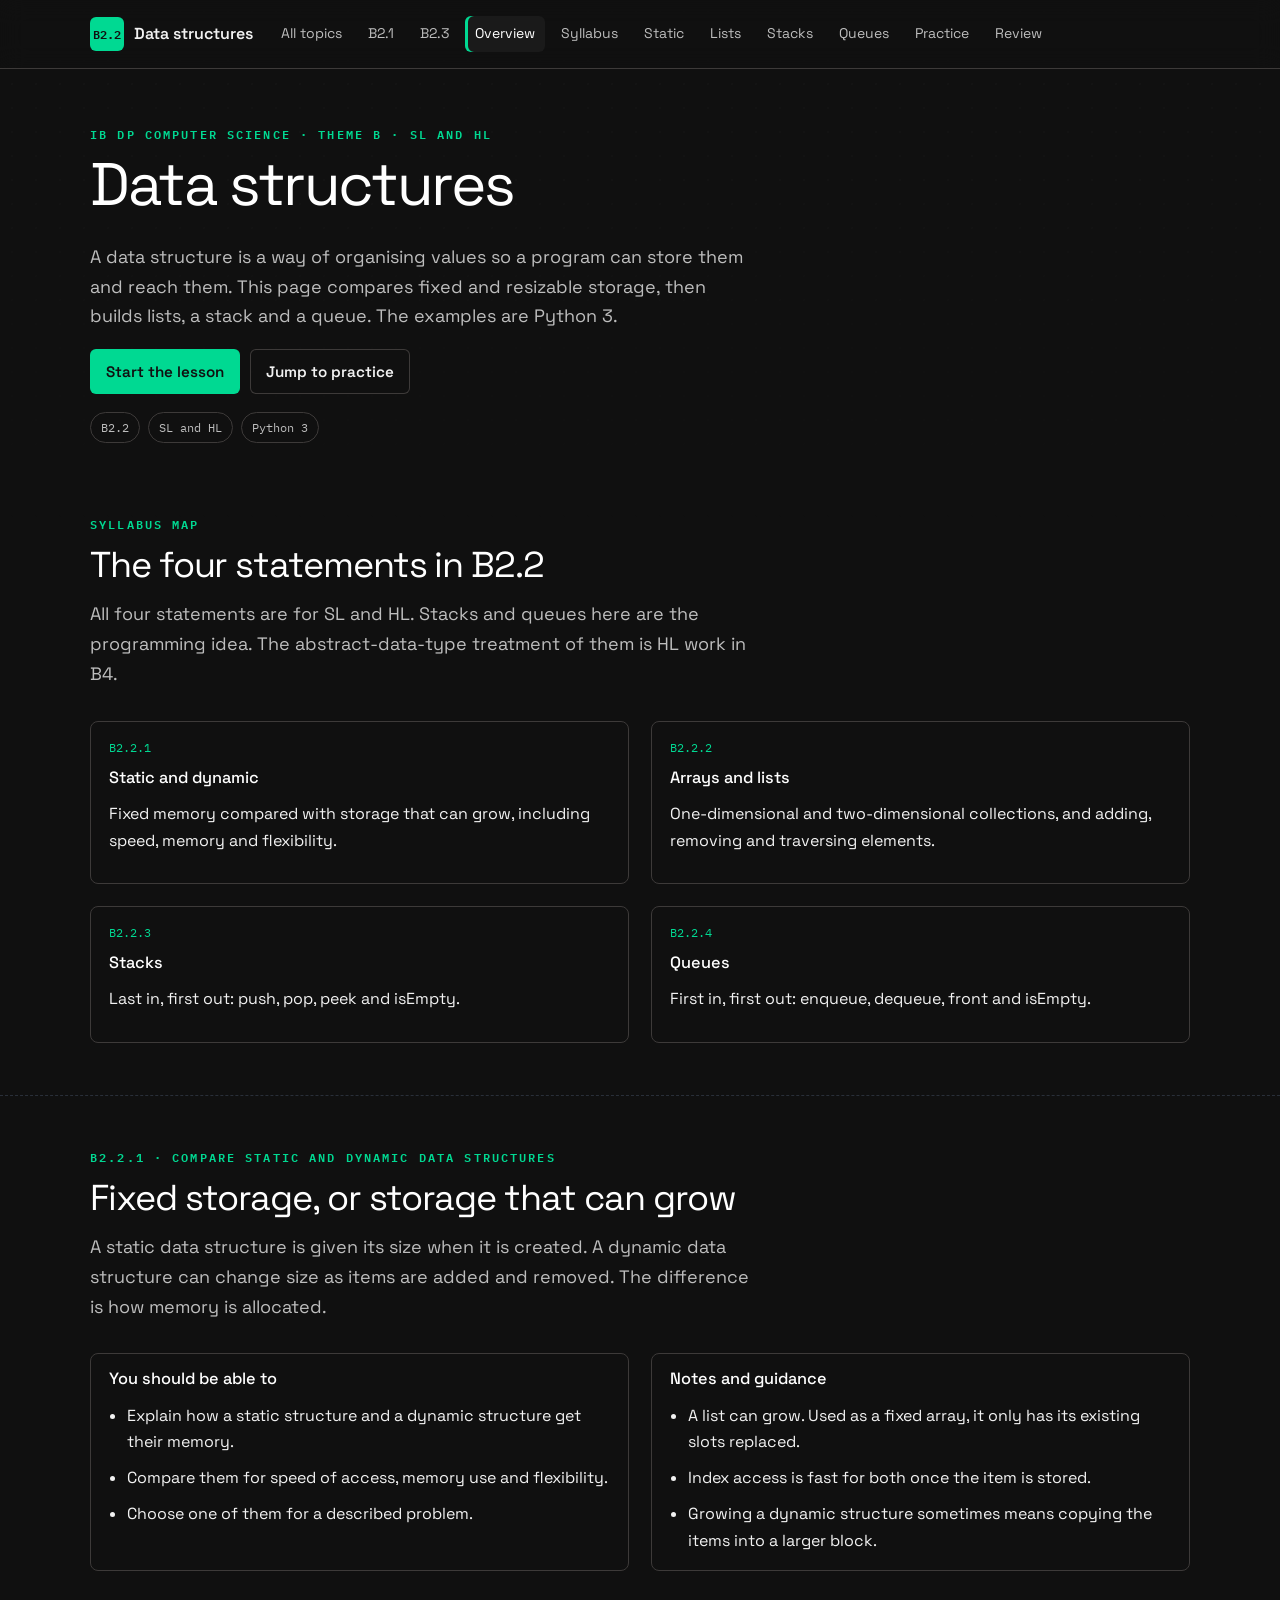
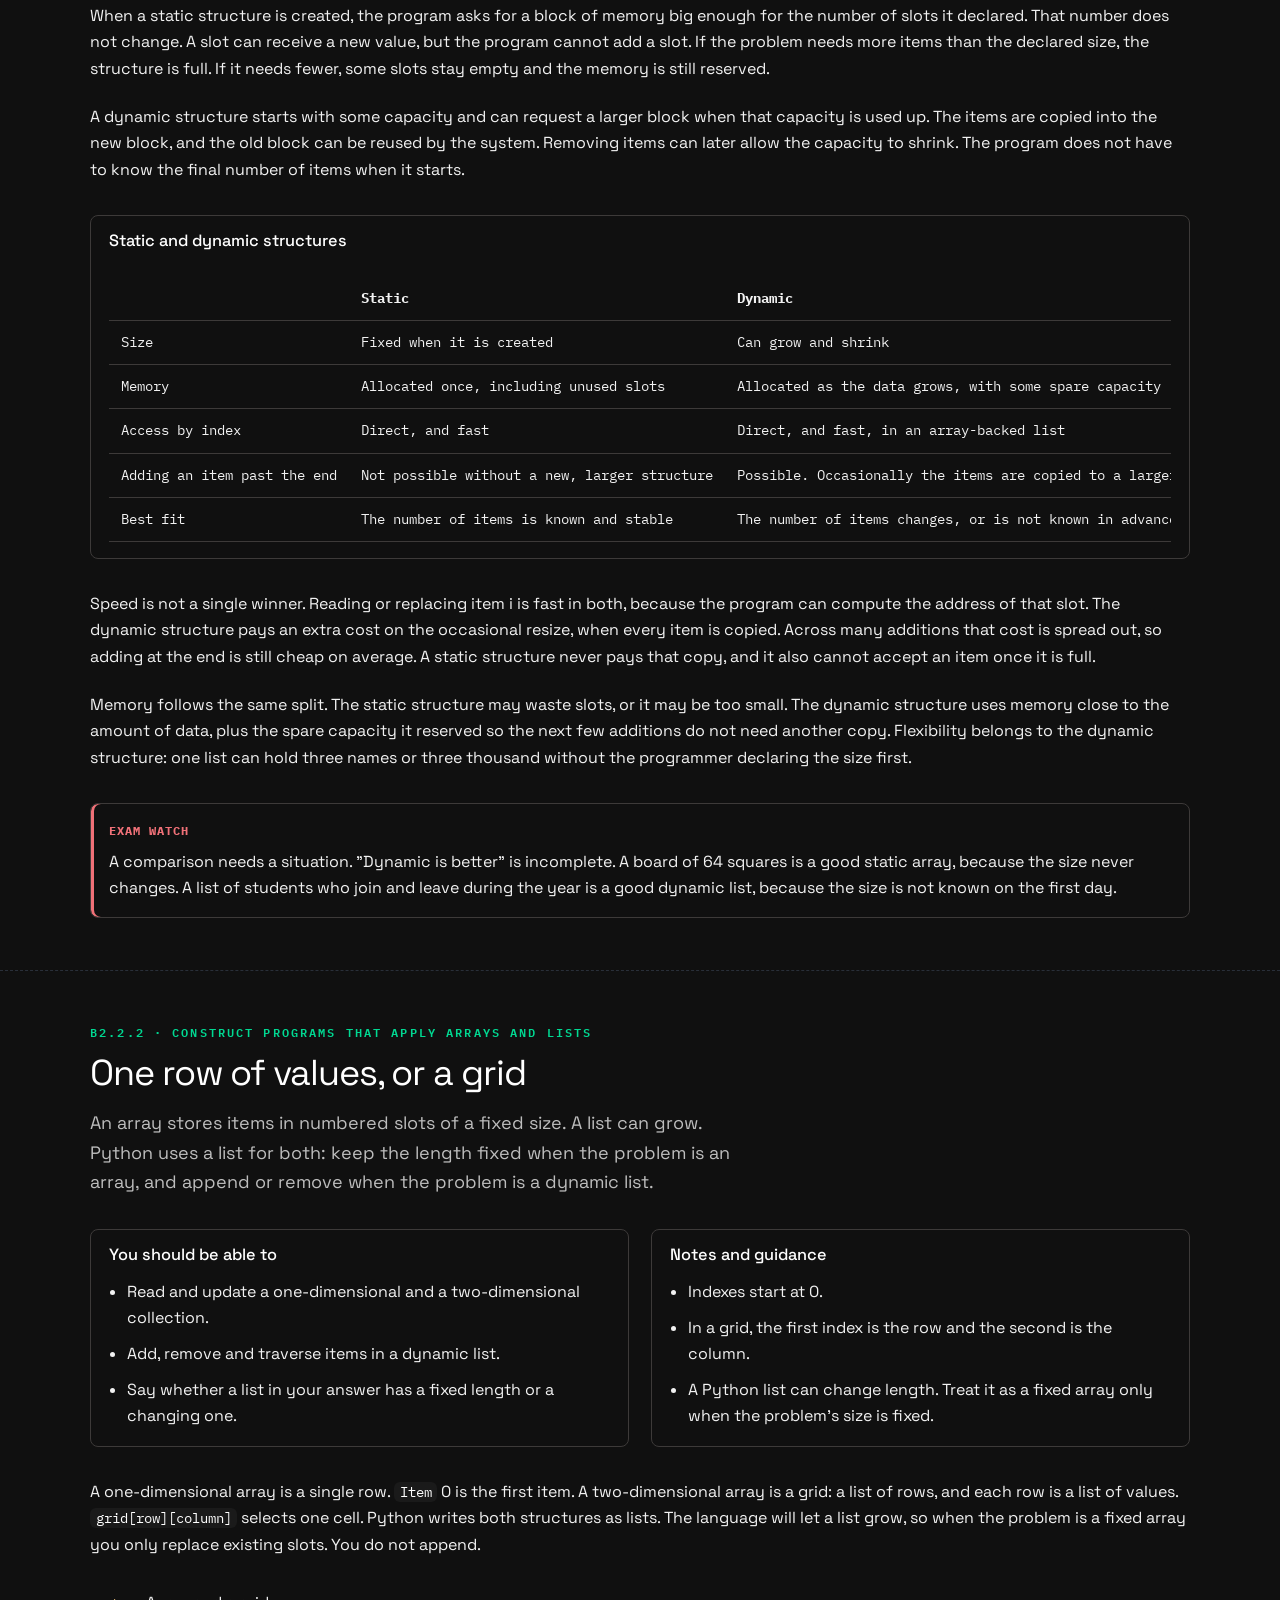
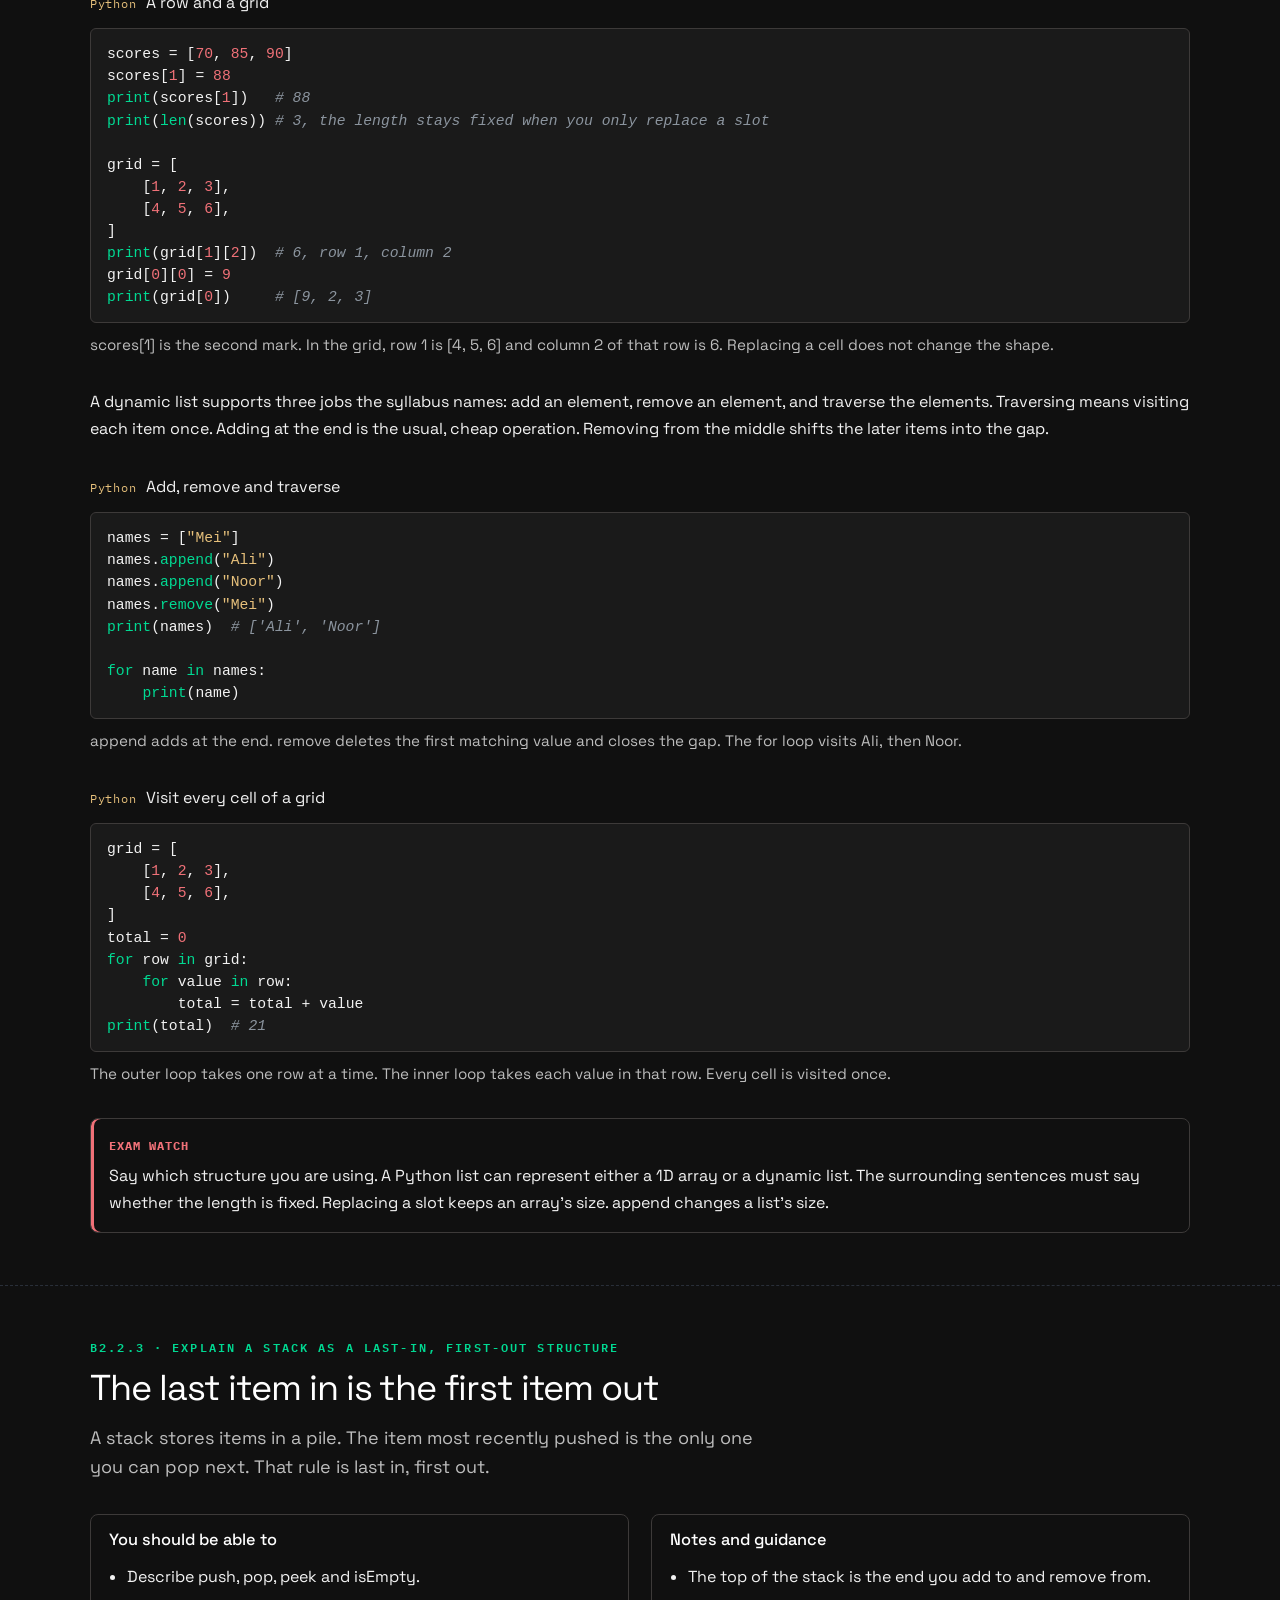
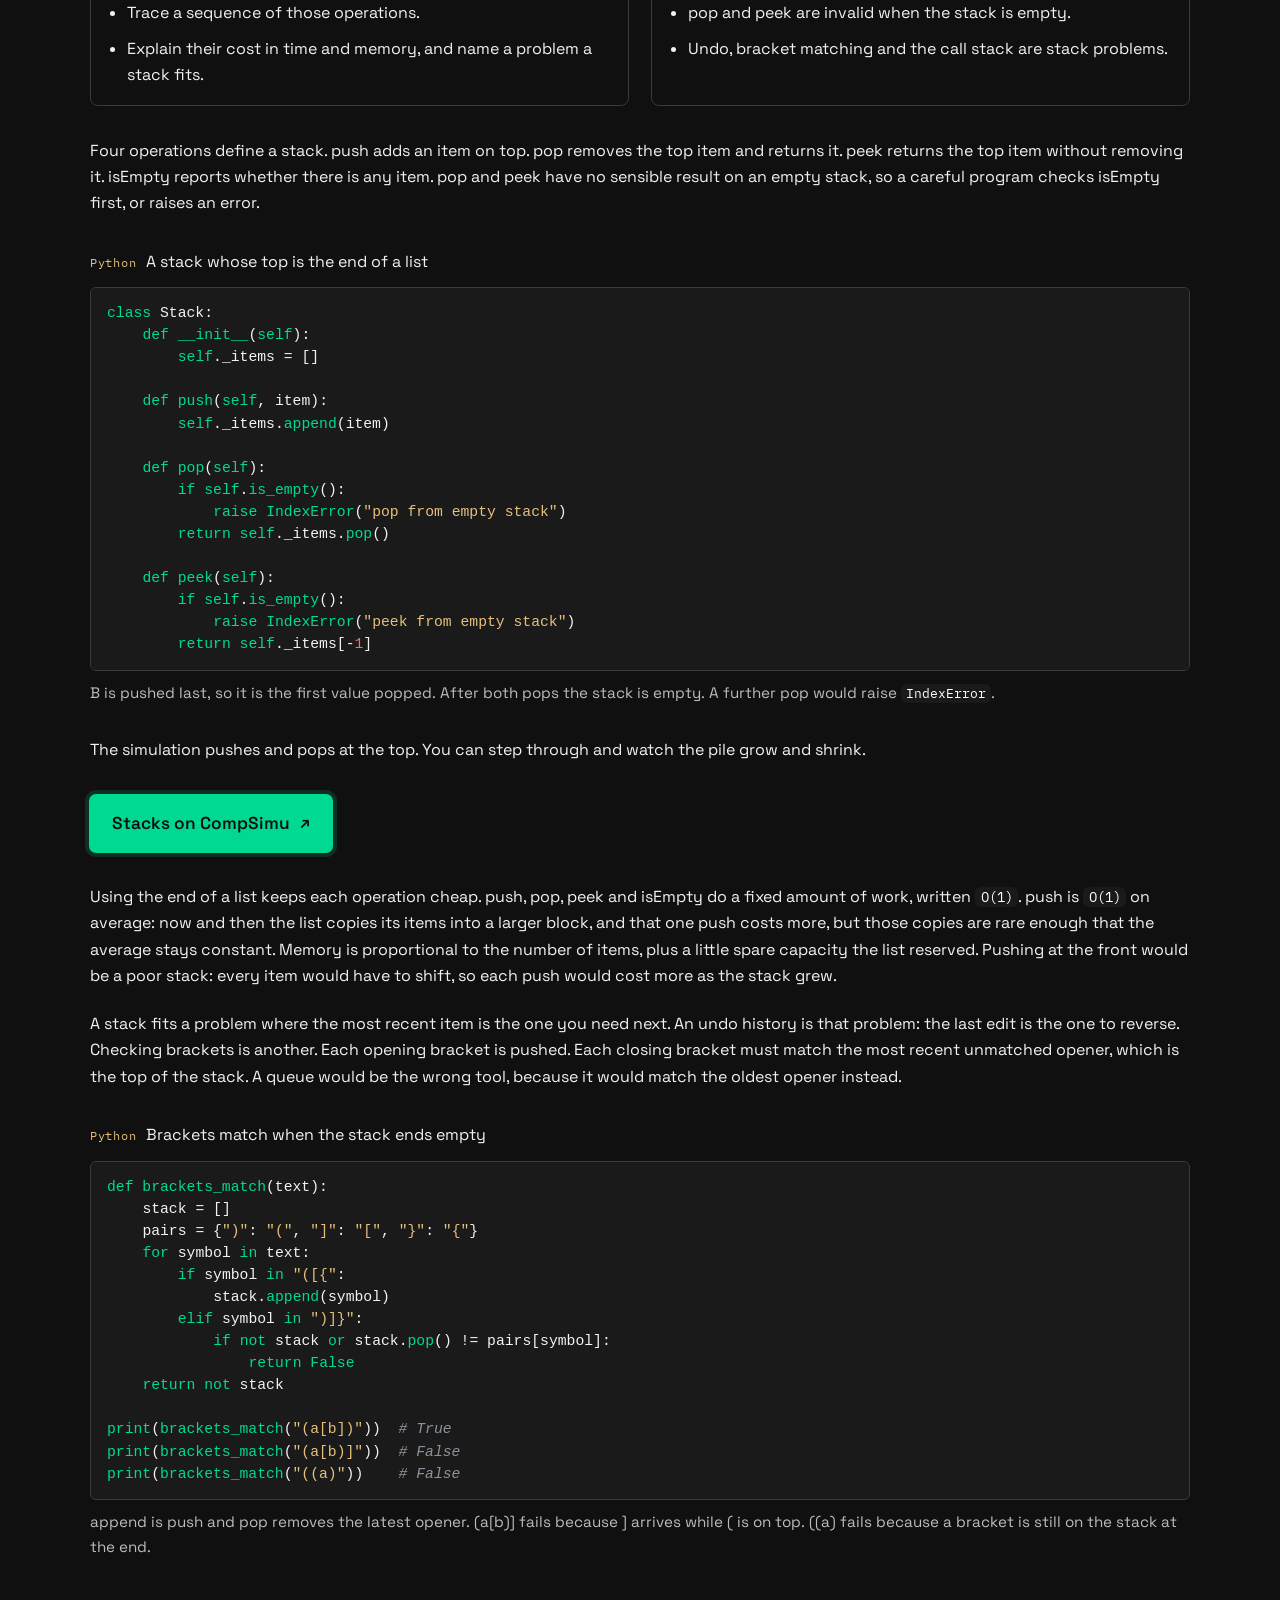
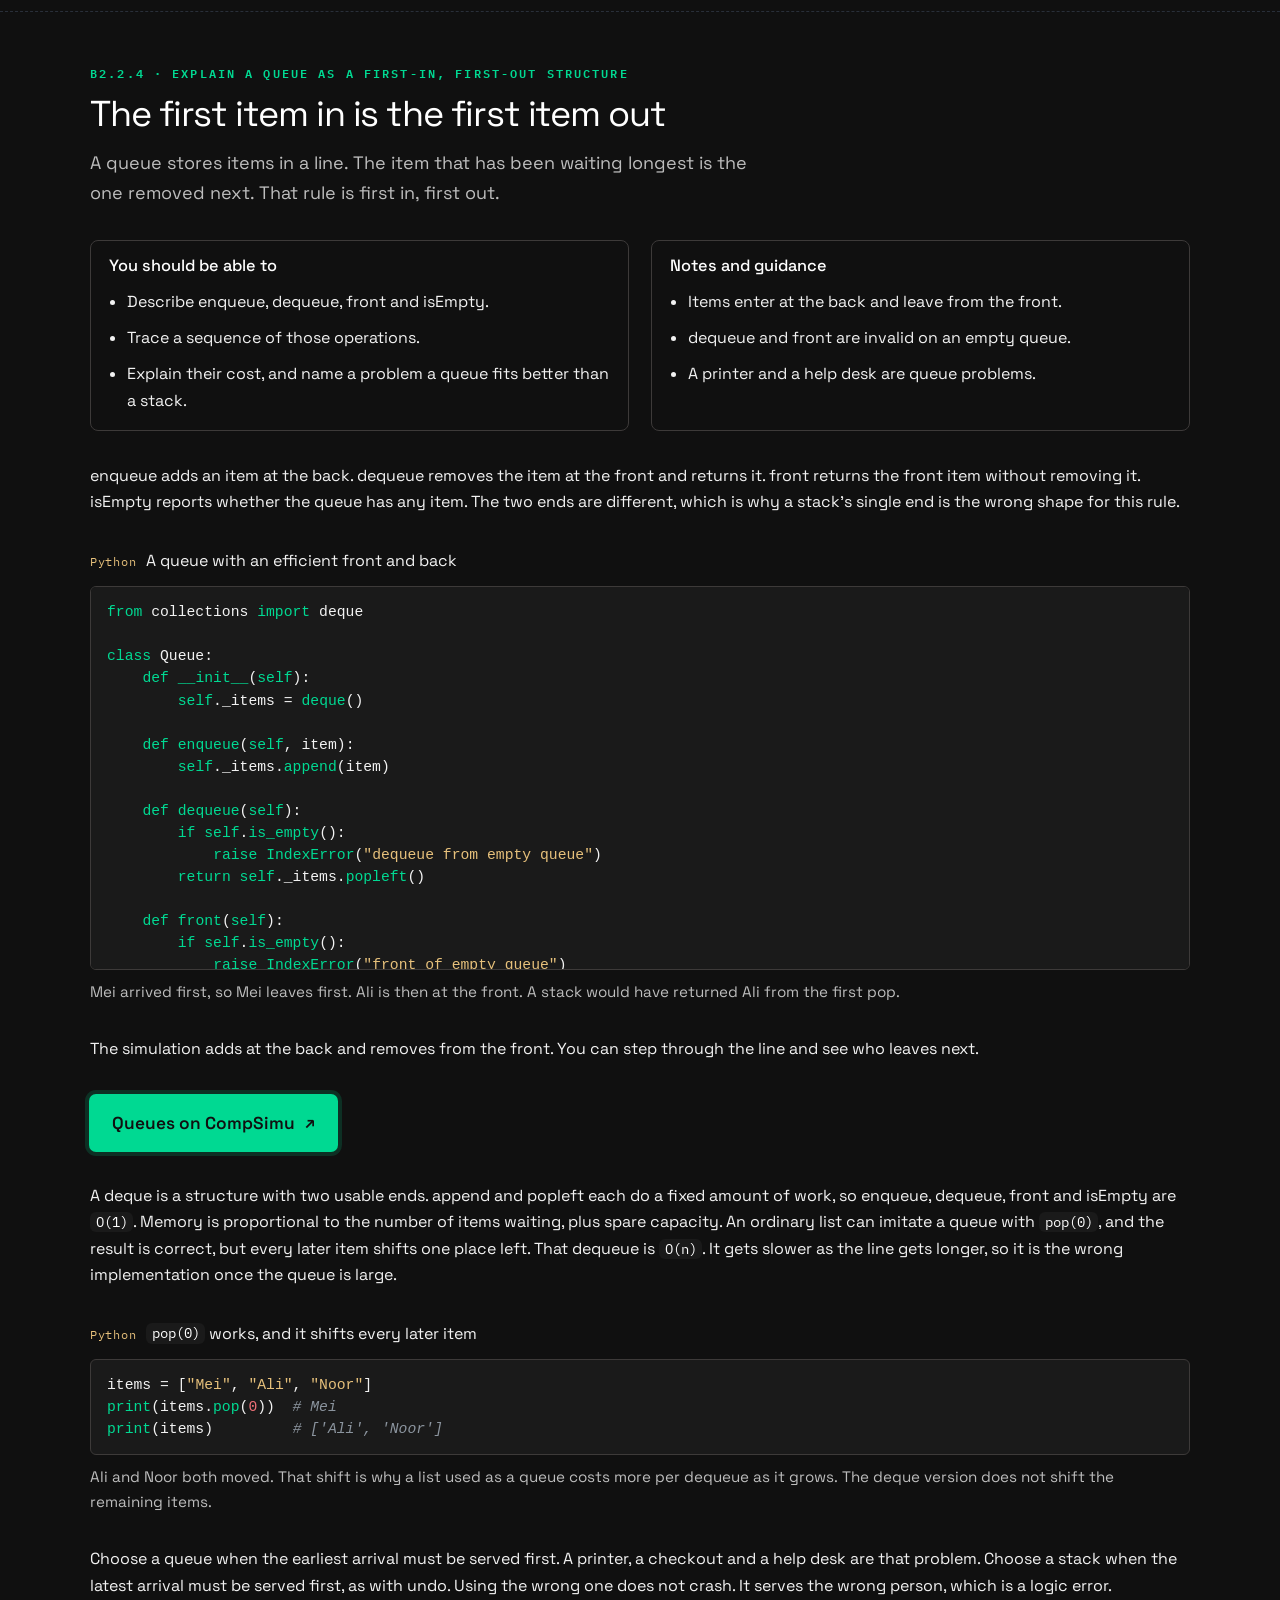
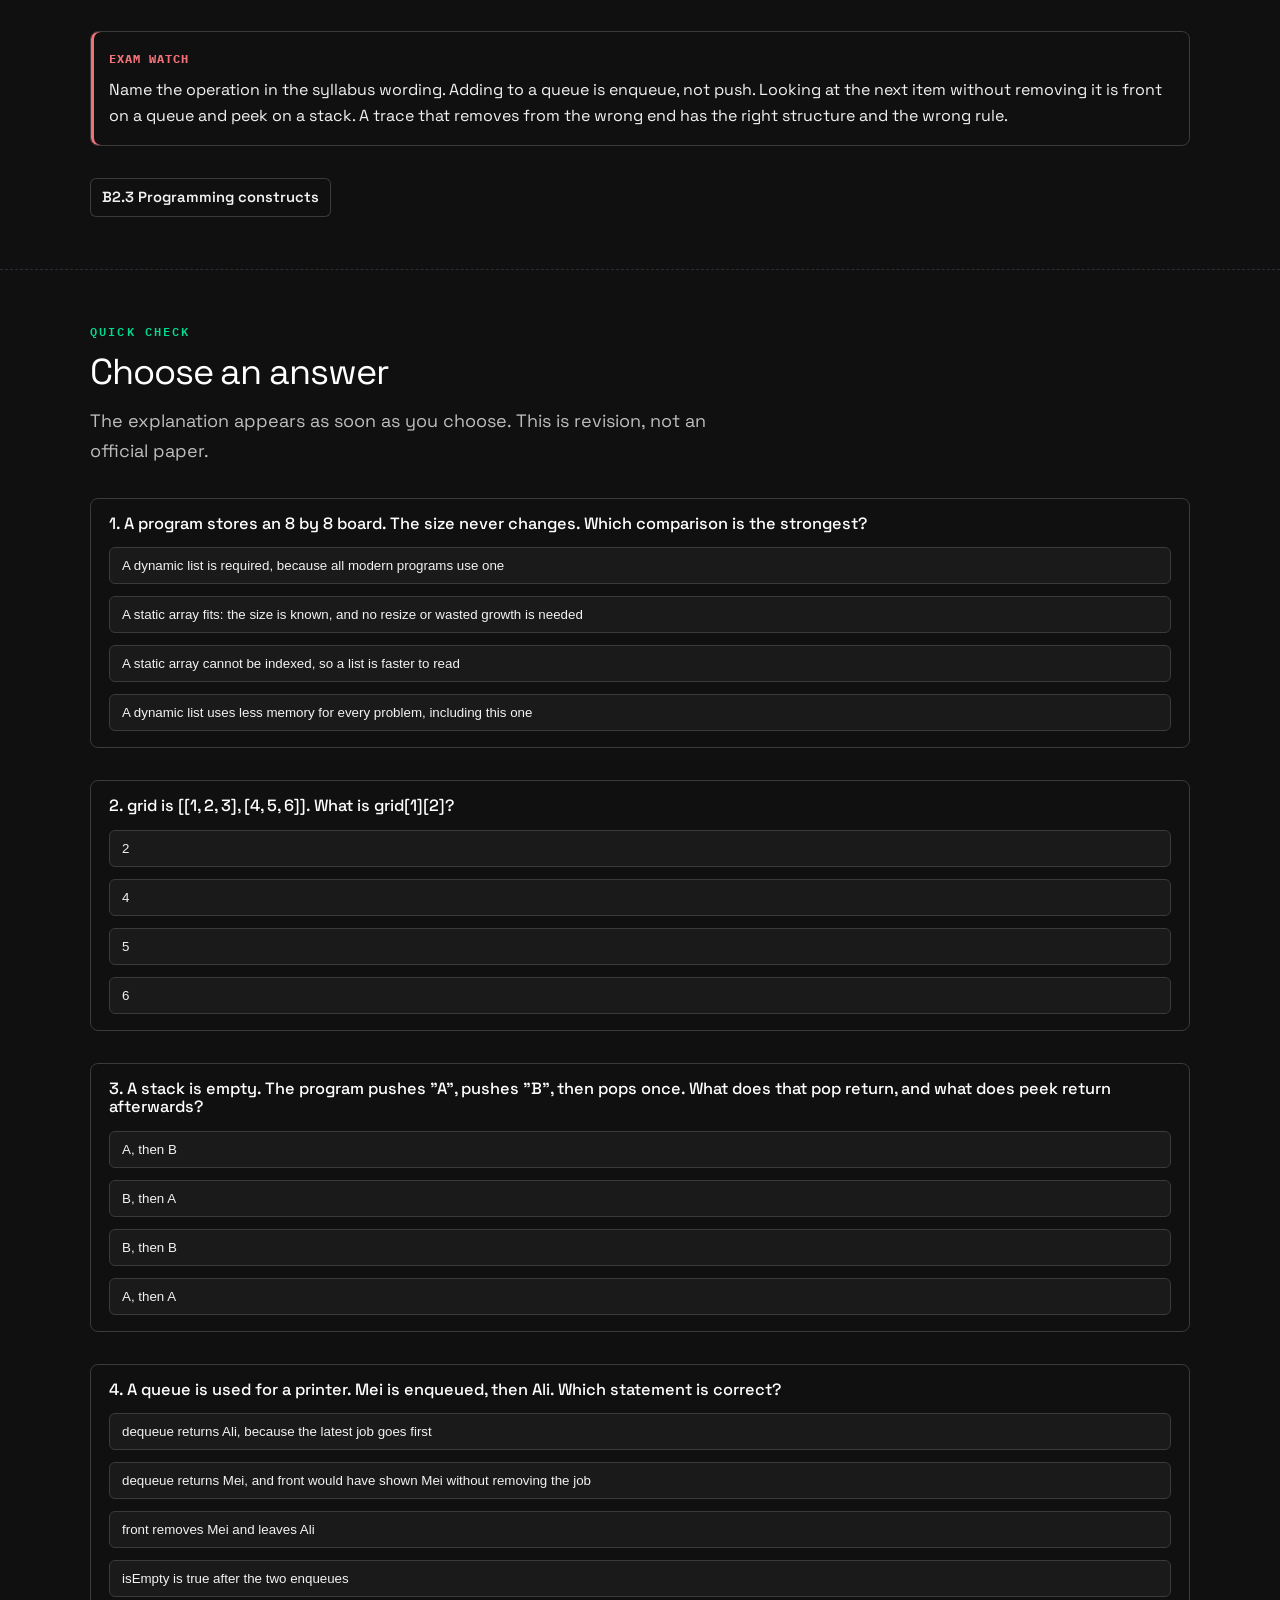
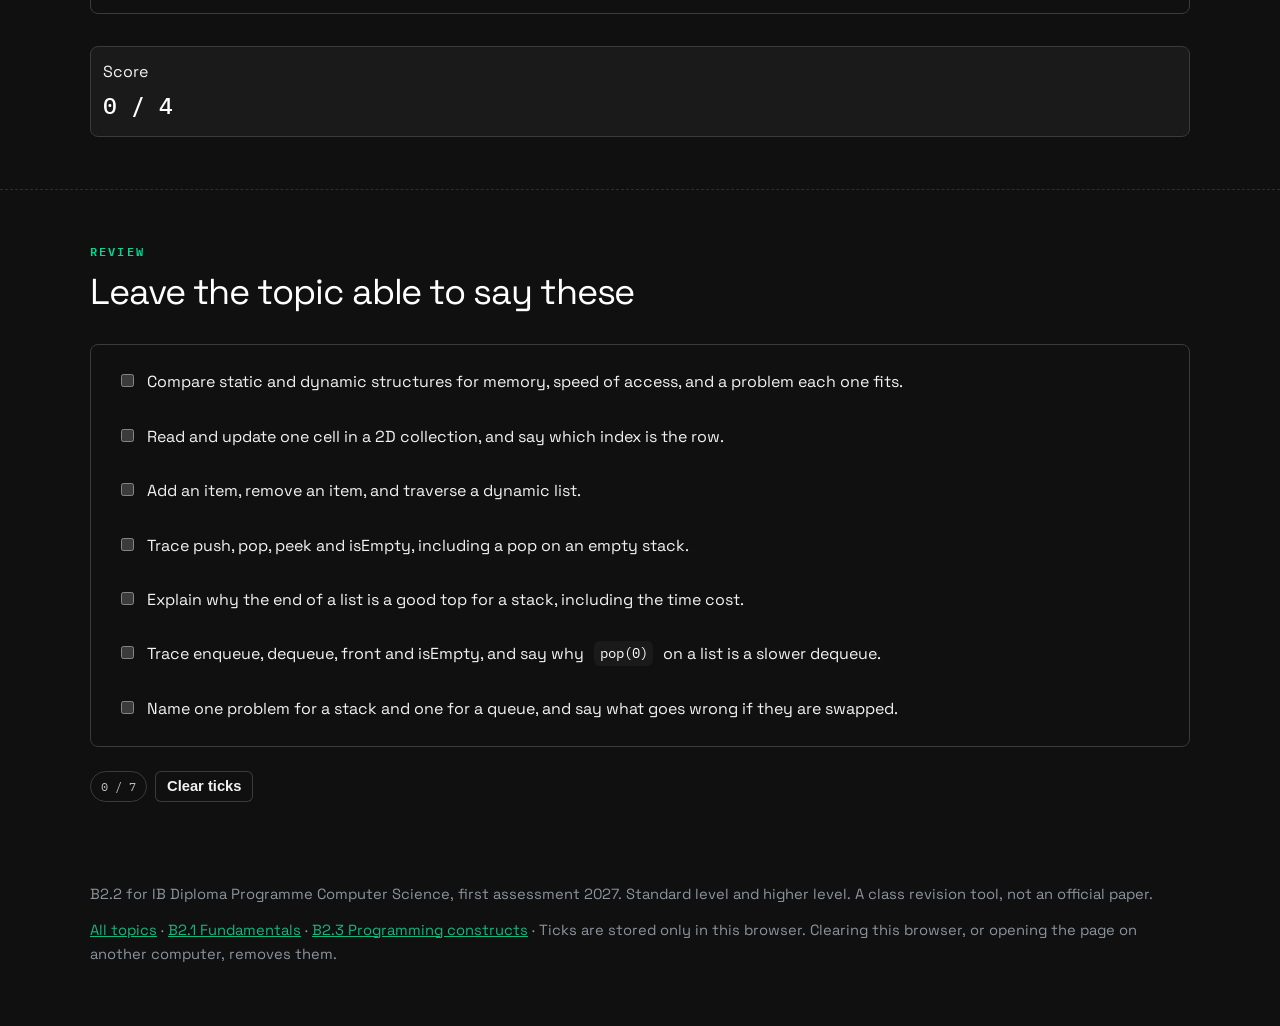
<file: b2-2-data-structures.html>
<!DOCTYPE html>
<html lang="en">
<head>
  <meta charset="utf-8">
  <meta name="viewport" content="width=device-width, initial-scale=1">
  <title>B2.2 Data structures · IB Computer Science</title>
  <meta name="description" content="B2.2 for IB DP Computer Science, SL and HL. Static and dynamic structures, lists, stacks and queues, in Python 3.">
  <meta name="theme-color" content="#101010">
  <link rel="icon" type="image/png" sizes="32x32" href="favicon-32.png">
  <link rel="apple-touch-icon" href="apple-touch-icon.png">
  <meta name="apple-mobile-web-app-title" content="IB CS">
  <link rel="preconnect" href="https://fonts.googleapis.com">
  <link rel="preconnect" href="https://fonts.gstatic.com" crossorigin>
  <link href="https://fonts.googleapis.com/css2?family=IBM+Plex+Mono:wght@400;500;600&family=Space+Grotesk:wght@400;500;600;700&display=swap" rel="stylesheet">
  <link rel="stylesheet" href="css/styles.css">
</head>
<body>
  <a class="skip" href="#main">Skip to content</a>
  <header>
    <div class="wrap header-row">
      <a class="brand" href="index.html"><span class="mark">B2.2</span> Data structures</a>
      <nav class="nav" aria-label="Lesson">
        <a href="index.html">All topics</a>
        <a href="b2-1-programming-fundamentals.html">B2.1</a>
        <a href="b2-3-programming-constructs.html">B2.3</a>
      </nav>
    </div>
  </header>
  <main id="main">
    <div class="wrap" style="padding: 48px 0">
      <p>This lesson needs JavaScript.</p>
    </div>
  </main>
  <footer>
    <div class="wrap">
      <p>B2.2 for IB Diploma Programme Computer Science, first assessment 2027. Standard level and higher level. A class revision tool, not an official paper.</p>
      <p class="fine"><a href="index.html">All topics</a> · <a href="b2-1-programming-fundamentals.html">B2.1 Fundamentals</a> · <a href="b2-3-programming-constructs.html">B2.3 Programming constructs</a> · Ticks are stored only in this browser. Clearing this browser, or opening the page on another computer, removes them.</p>
    </div>
  </footer>
  <script type="module">
    import { renderTopic } from "./js/lesson.js";
    import { topic } from "./js/b2-2.js";
    renderTopic(topic);
  </script>
</body>
</html>
</file>
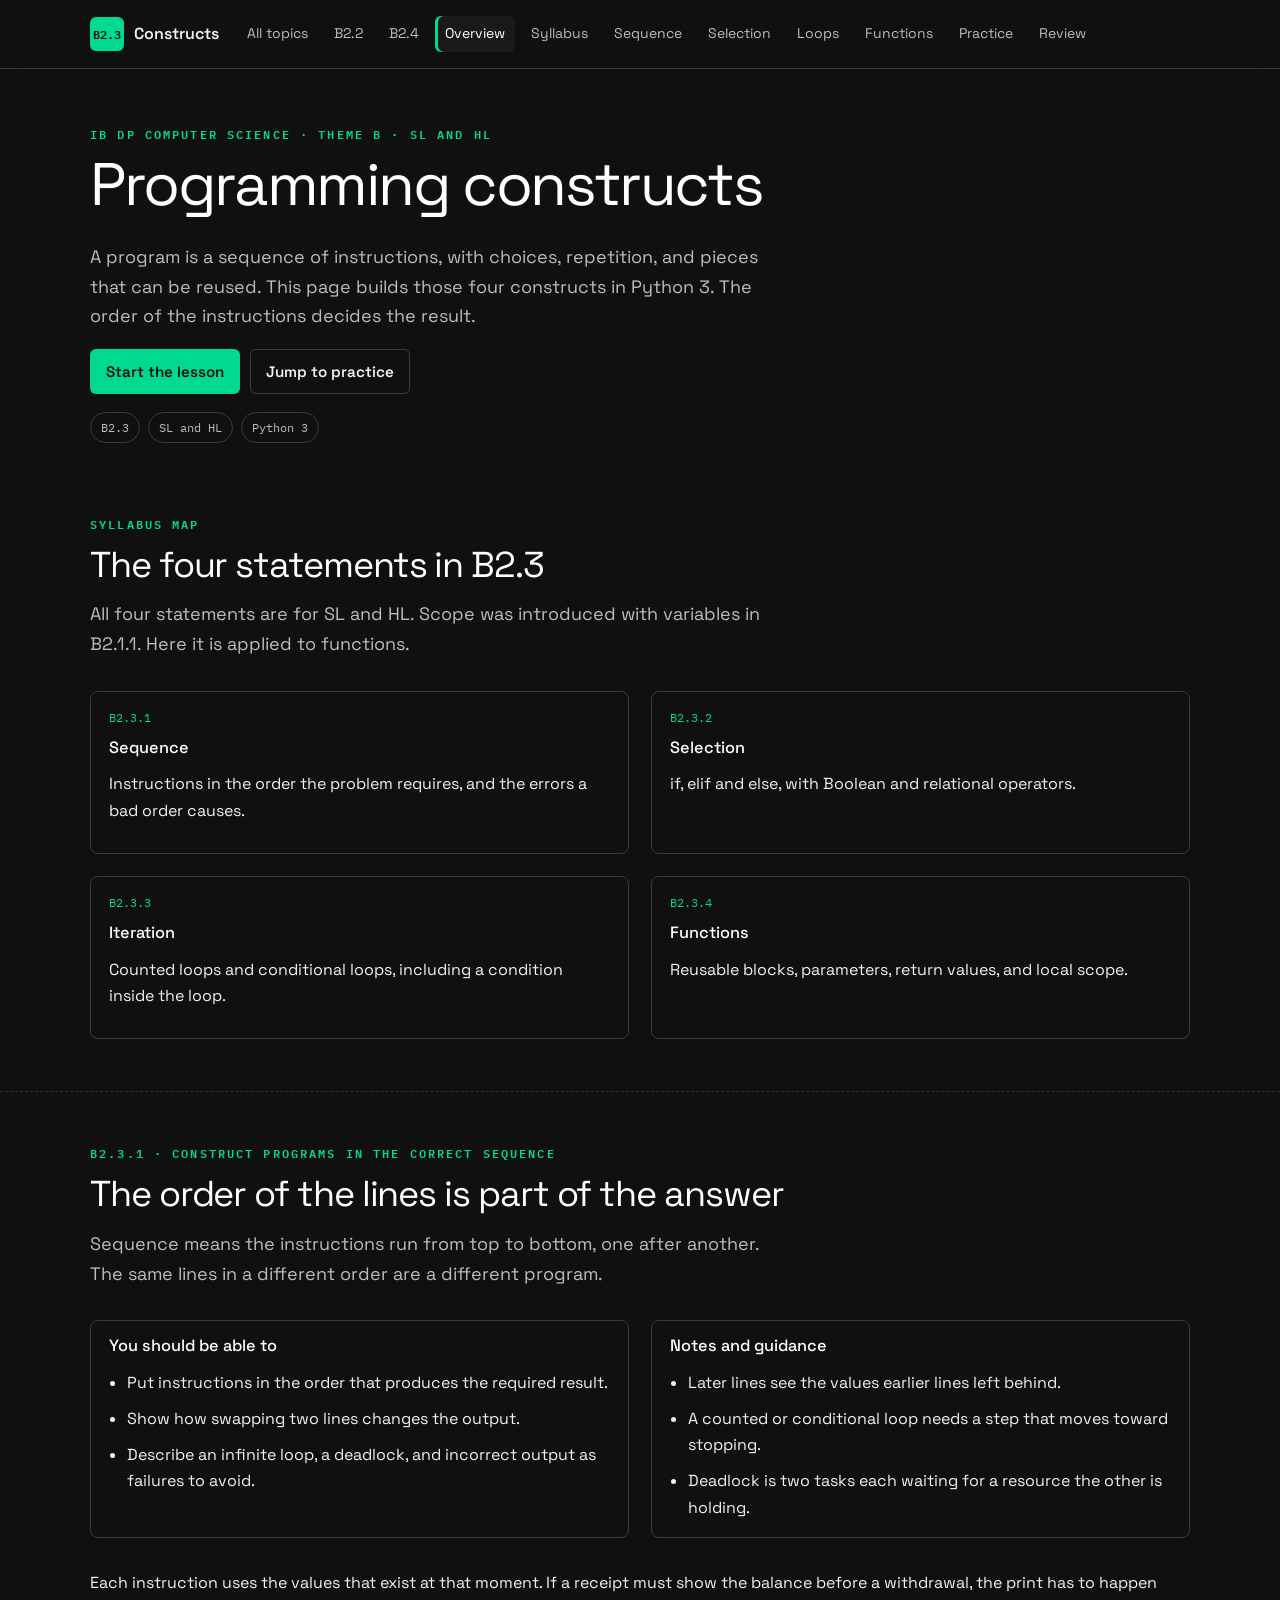
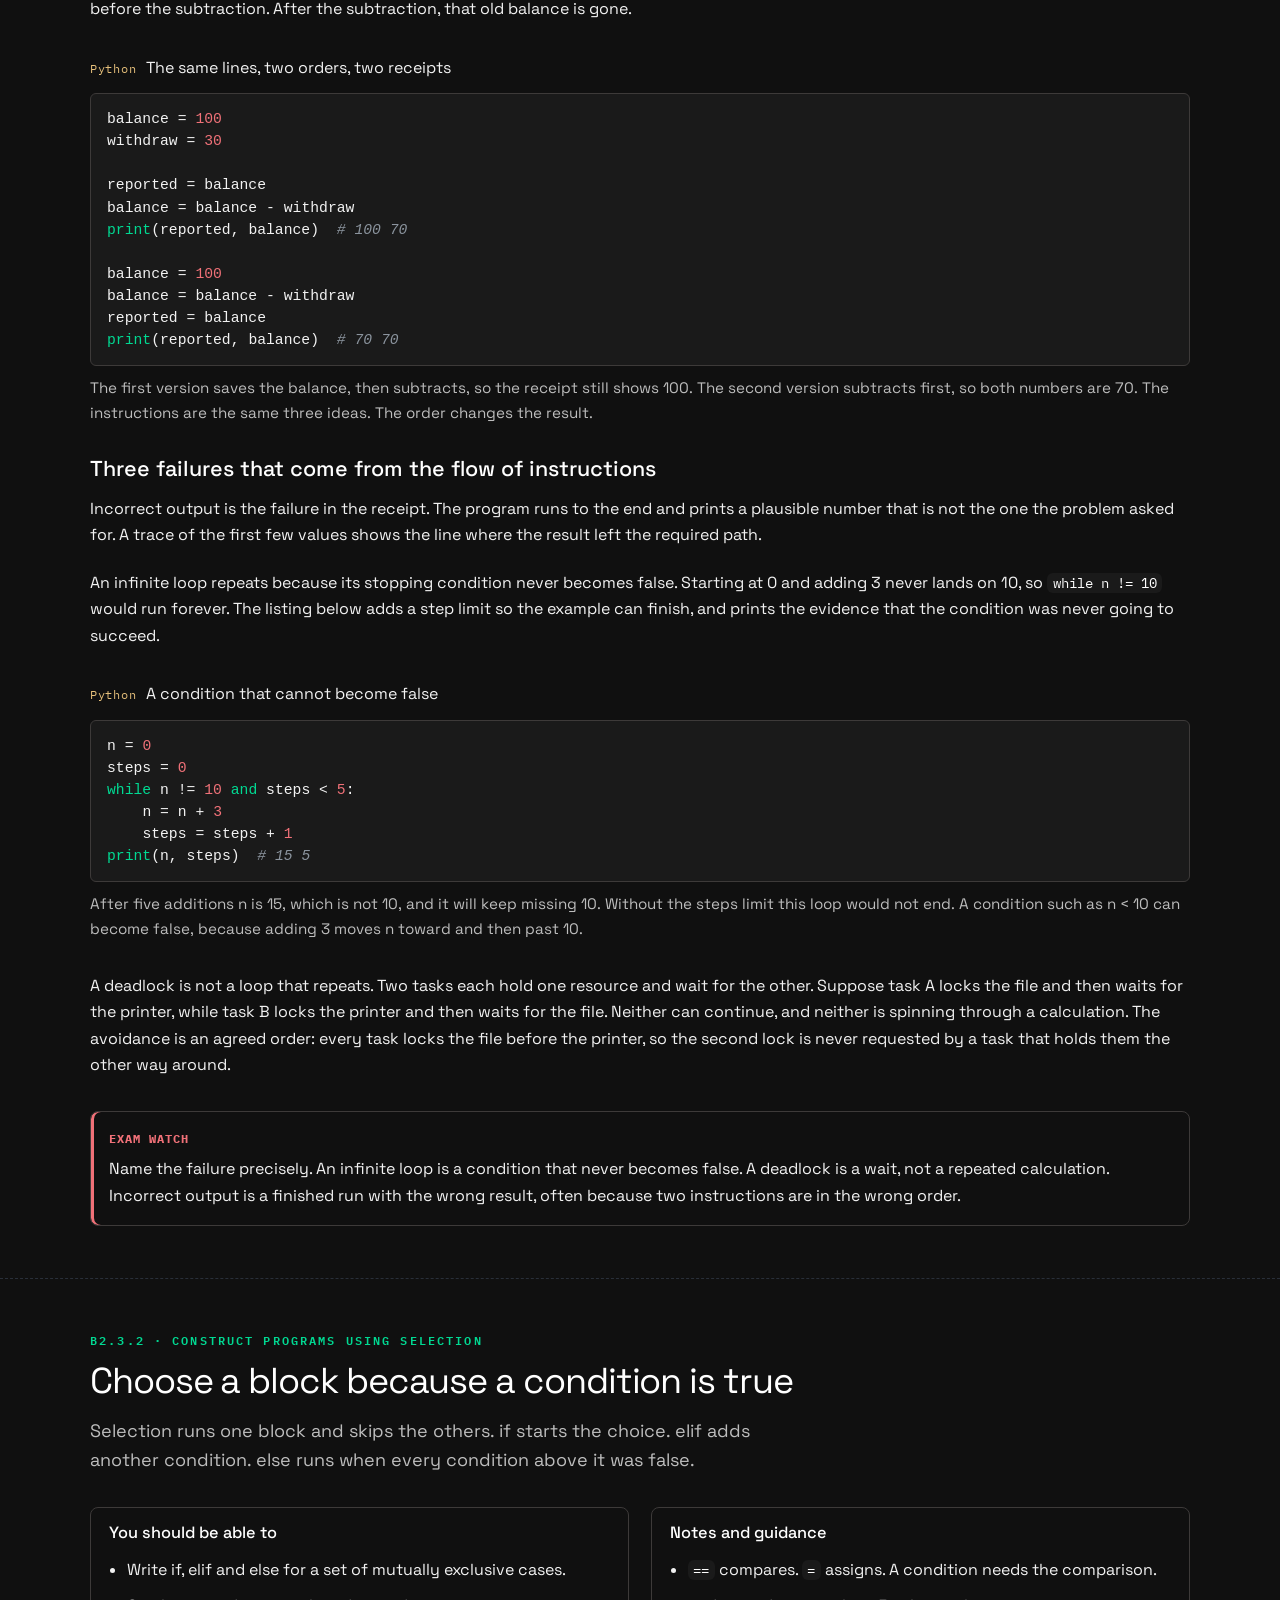
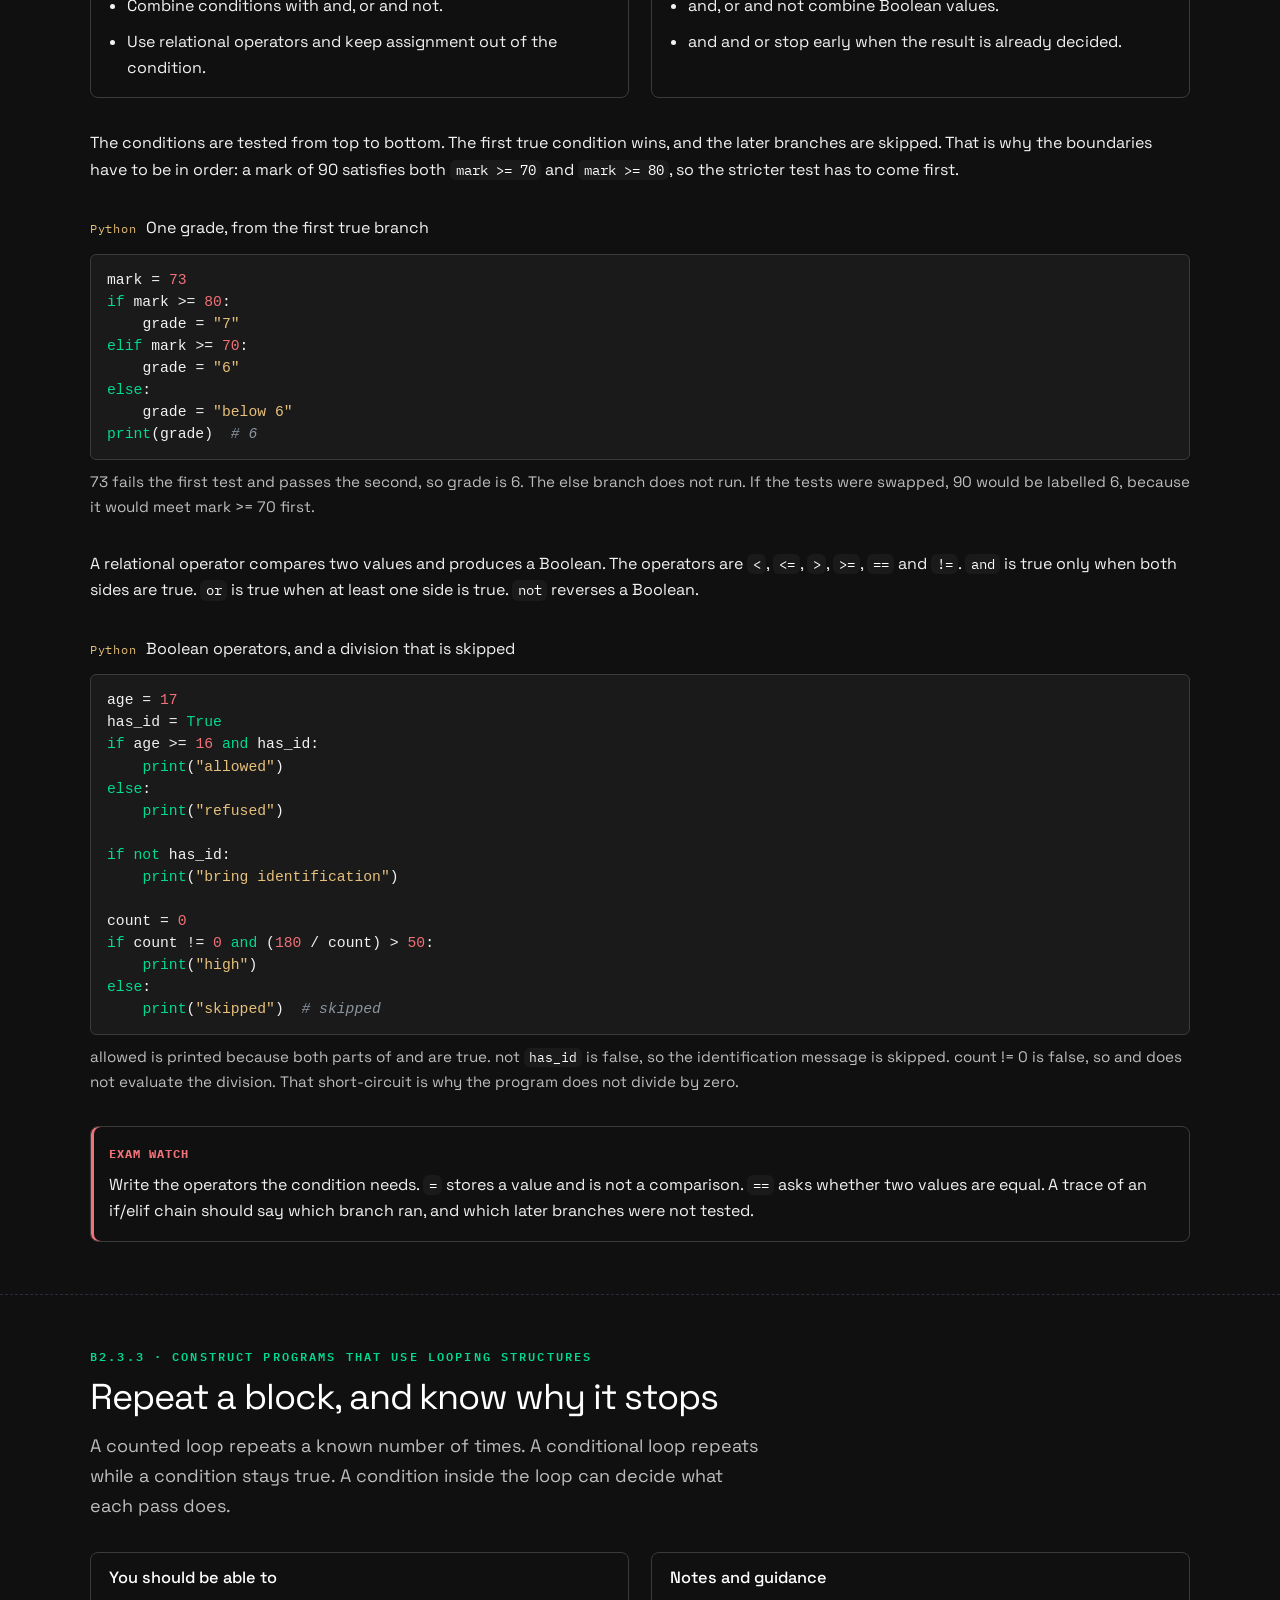
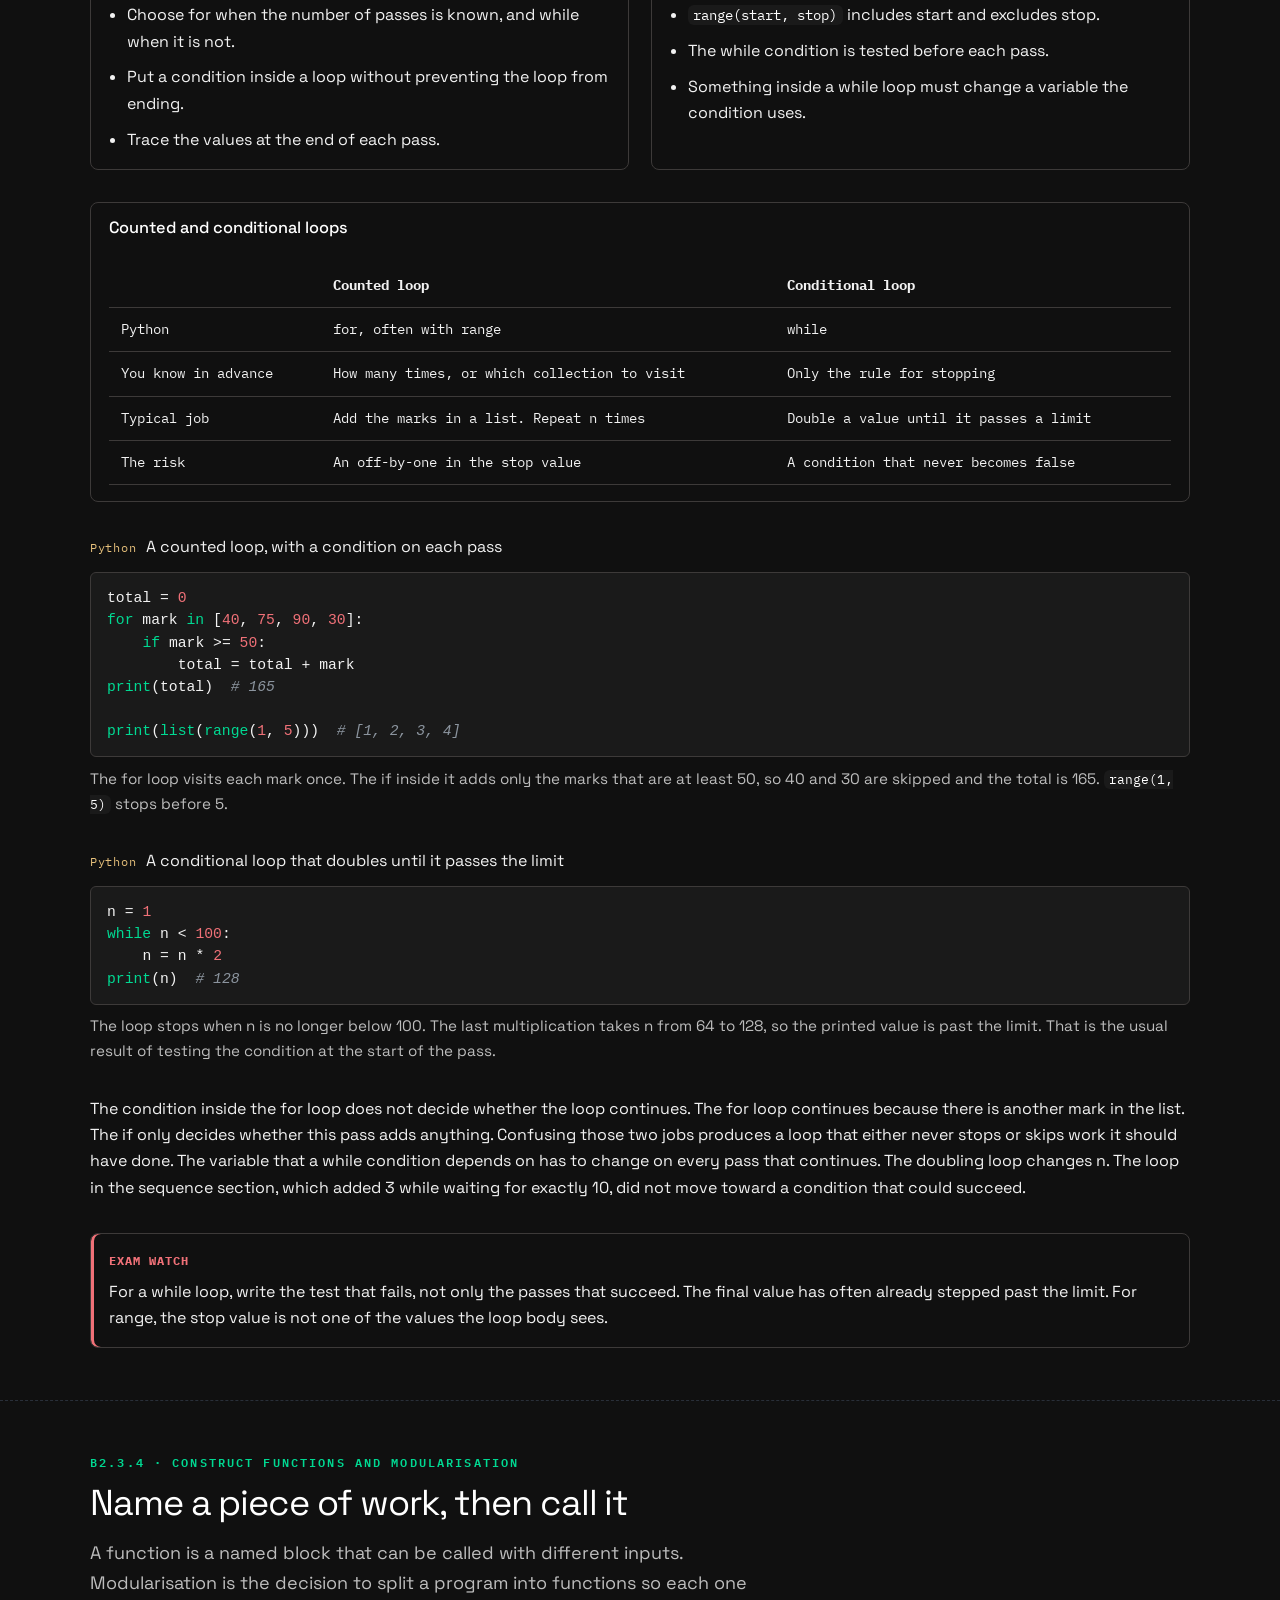
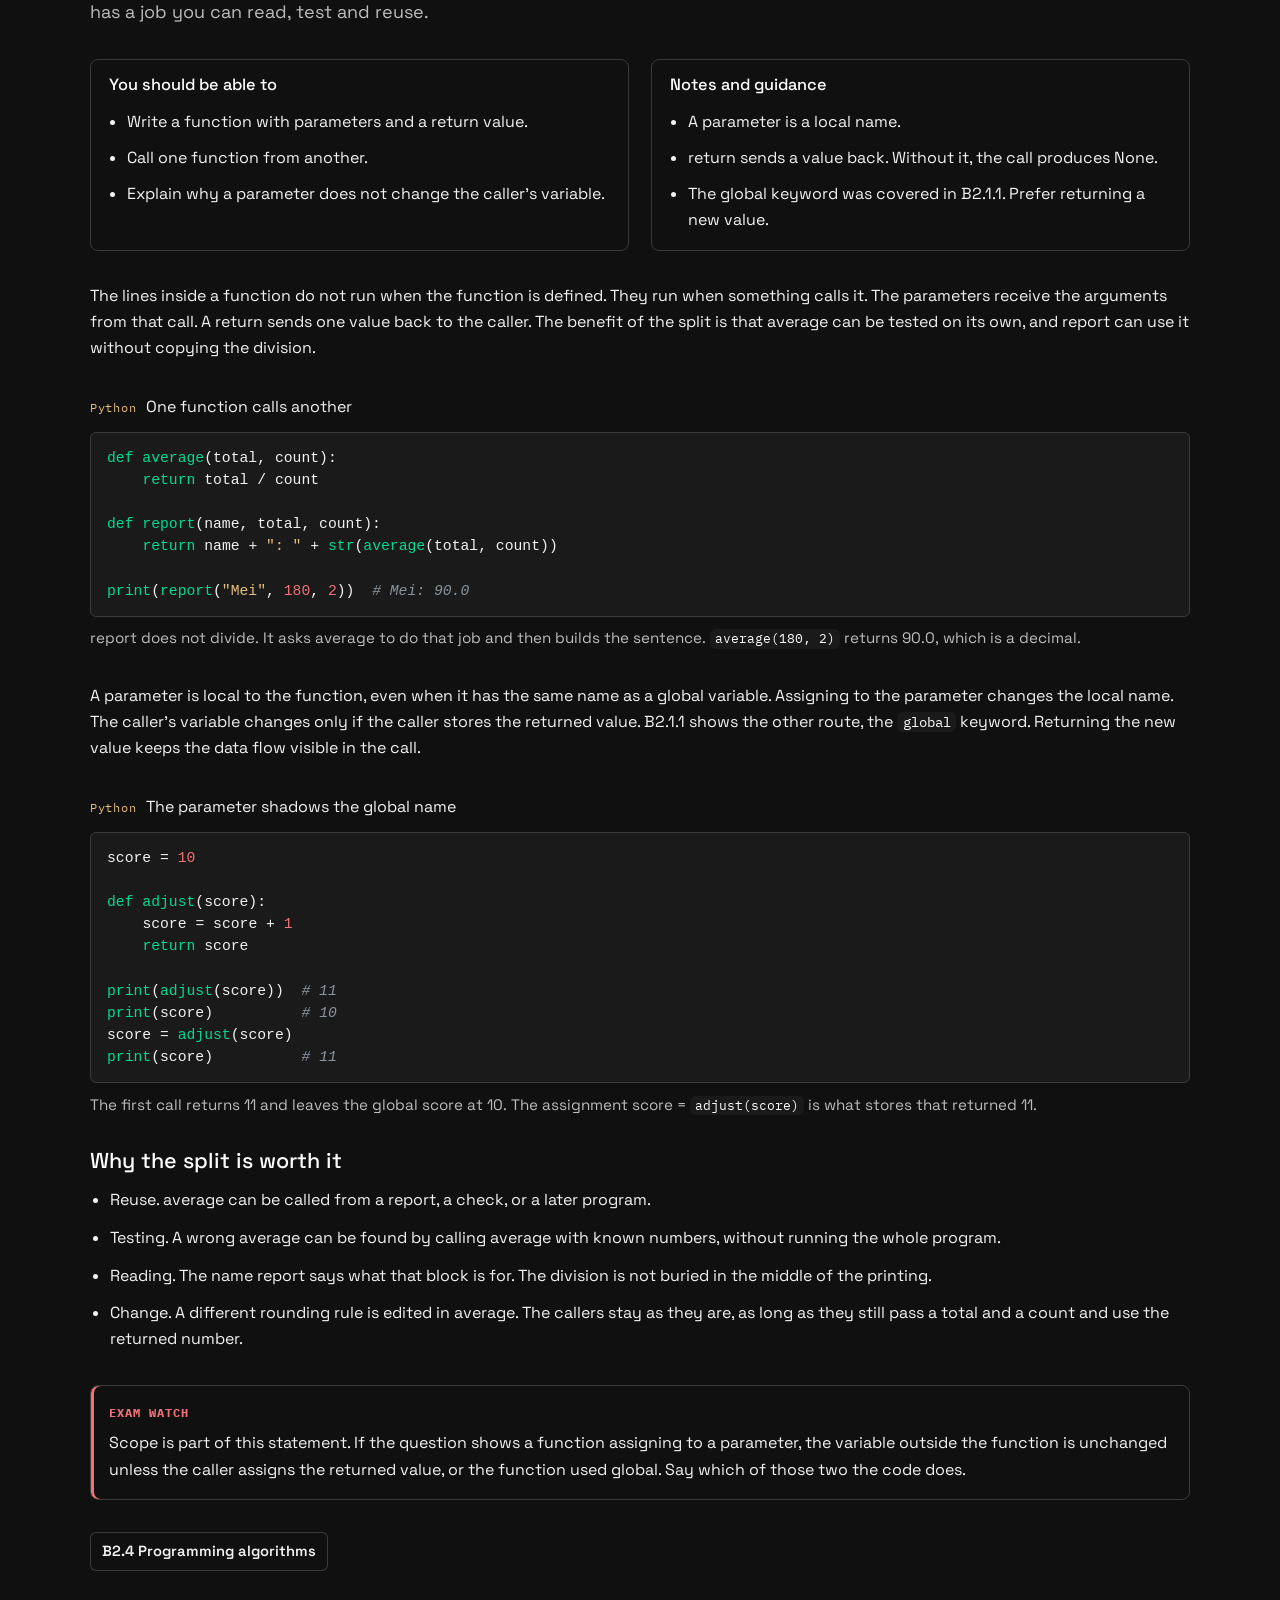
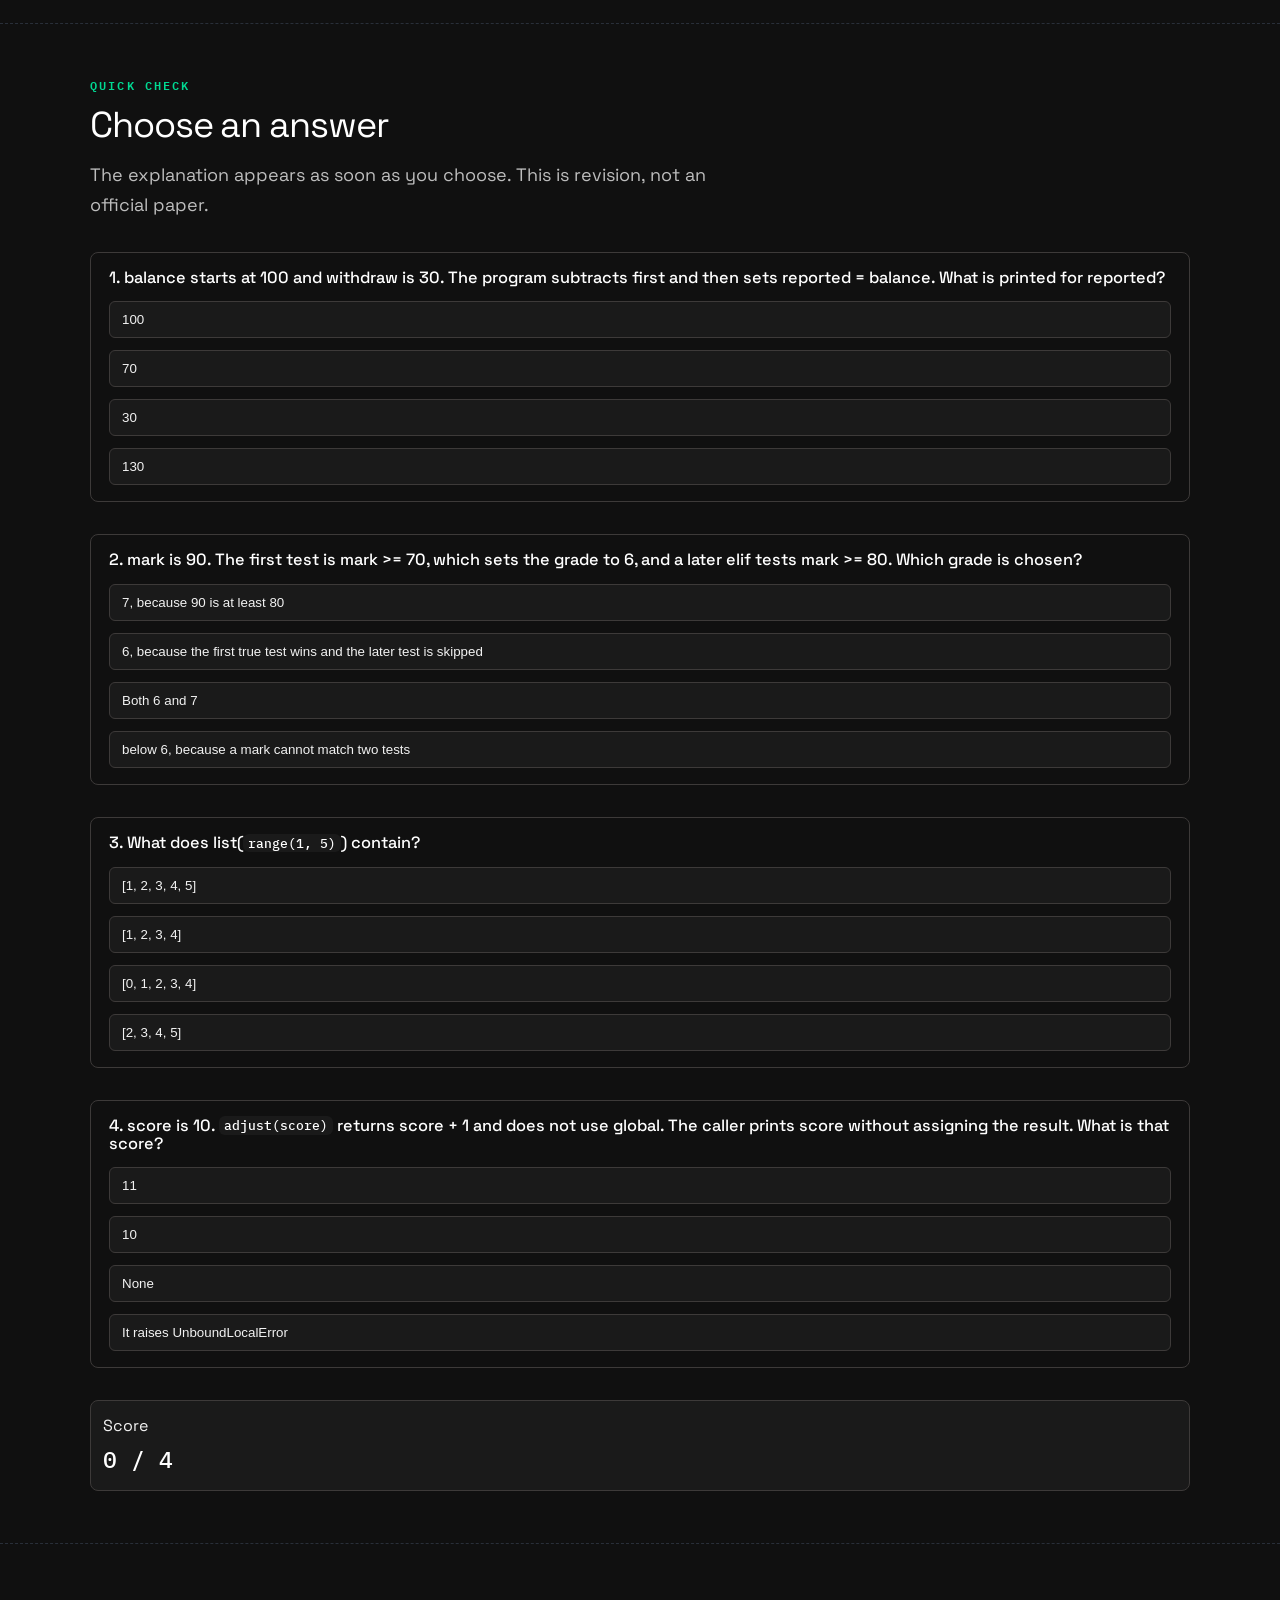
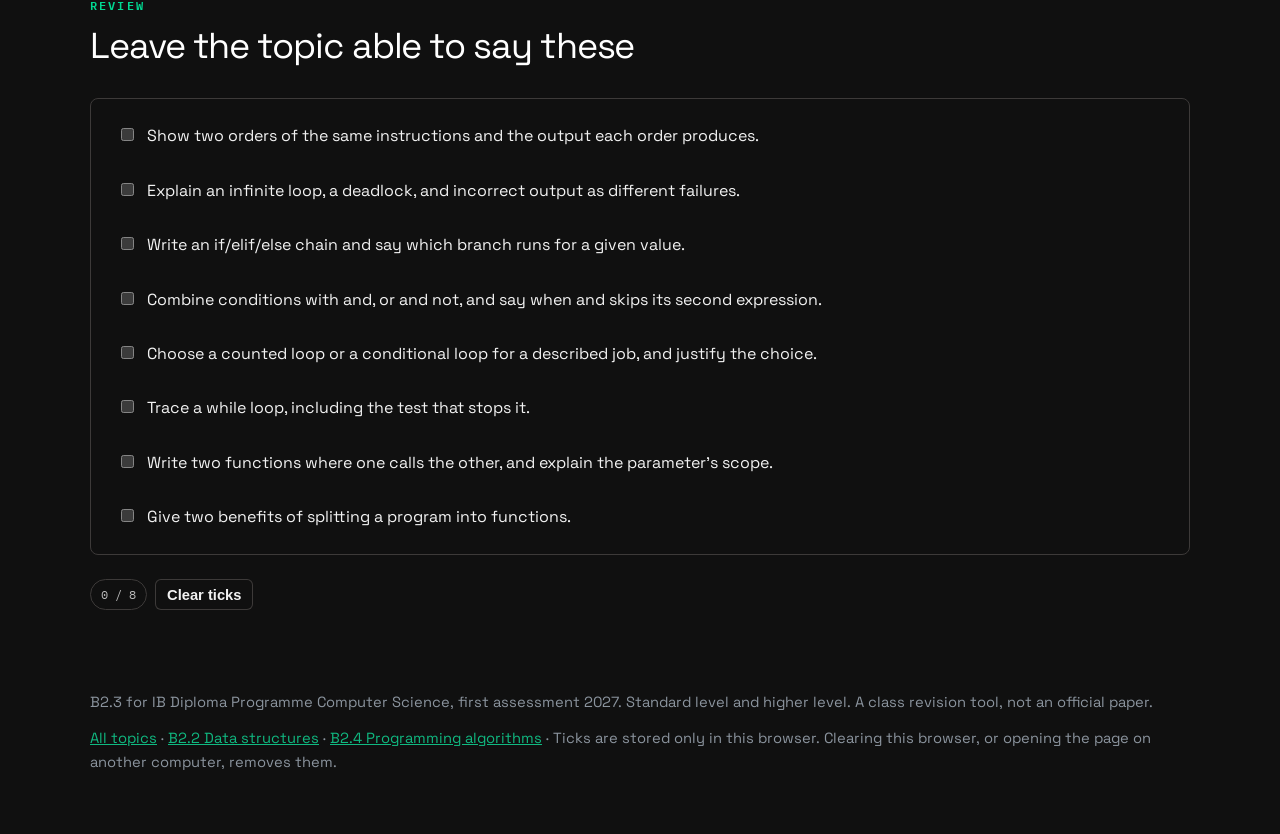
<file: b2-3-programming-constructs.html>
<!DOCTYPE html>
<html lang="en">
<head>
  <meta charset="utf-8">
  <meta name="viewport" content="width=device-width, initial-scale=1">
  <title>B2.3 Programming constructs · IB Computer Science</title>
  <meta name="description" content="B2.3 for IB DP Computer Science, SL and HL. Sequence, selection, iteration and functions, in Python 3.">
  <meta name="theme-color" content="#101010">
  <link rel="icon" type="image/png" sizes="32x32" href="favicon-32.png">
  <link rel="apple-touch-icon" href="apple-touch-icon.png">
  <meta name="apple-mobile-web-app-title" content="IB CS">
  <link rel="preconnect" href="https://fonts.googleapis.com">
  <link rel="preconnect" href="https://fonts.gstatic.com" crossorigin>
  <link href="https://fonts.googleapis.com/css2?family=IBM+Plex+Mono:wght@400;500;600&family=Space+Grotesk:wght@400;500;600;700&display=swap" rel="stylesheet">
  <link rel="stylesheet" href="css/styles.css">
</head>
<body>
  <a class="skip" href="#main">Skip to content</a>
  <header>
    <div class="wrap header-row">
      <a class="brand" href="index.html"><span class="mark">B2.3</span> Constructs</a>
      <nav class="nav" aria-label="Lesson">
        <a href="index.html">All topics</a>
        <a href="b2-2-data-structures.html">B2.2</a>
        <a href="b2-4-programming-algorithms.html">B2.4</a>
      </nav>
    </div>
  </header>
  <main id="main">
    <div class="wrap" style="padding: 48px 0">
      <p>This lesson needs JavaScript.</p>
    </div>
  </main>
  <footer>
    <div class="wrap">
      <p>B2.3 for IB Diploma Programme Computer Science, first assessment 2027. Standard level and higher level. A class revision tool, not an official paper.</p>
      <p class="fine"><a href="index.html">All topics</a> · <a href="b2-2-data-structures.html">B2.2 Data structures</a> · <a href="b2-4-programming-algorithms.html">B2.4 Programming algorithms</a> · Ticks are stored only in this browser. Clearing this browser, or opening the page on another computer, removes them.</p>
    </div>
  </footer>
  <script type="module">
    import { renderTopic } from "./js/lesson.js";
    import { topic } from "./js/b2-3.js";
    renderTopic(topic);
  </script>
</body>
</html>
</file>
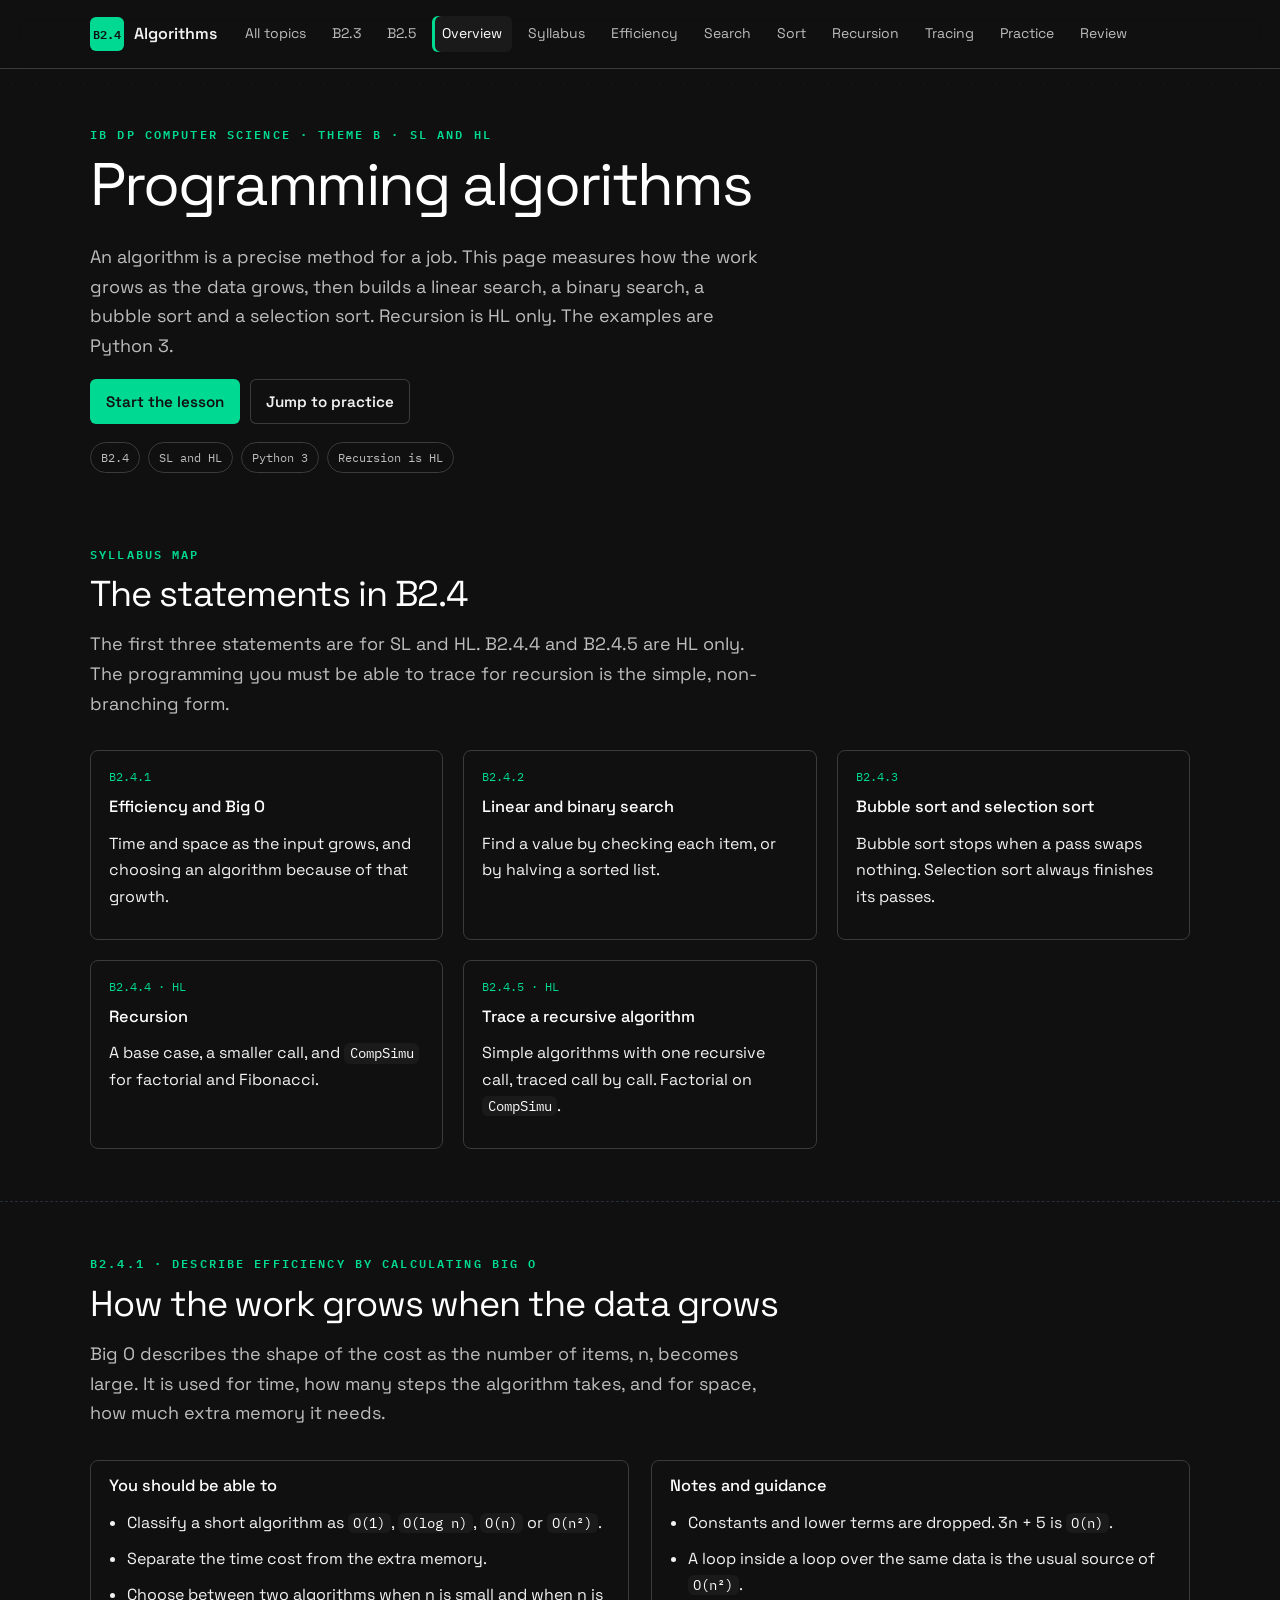
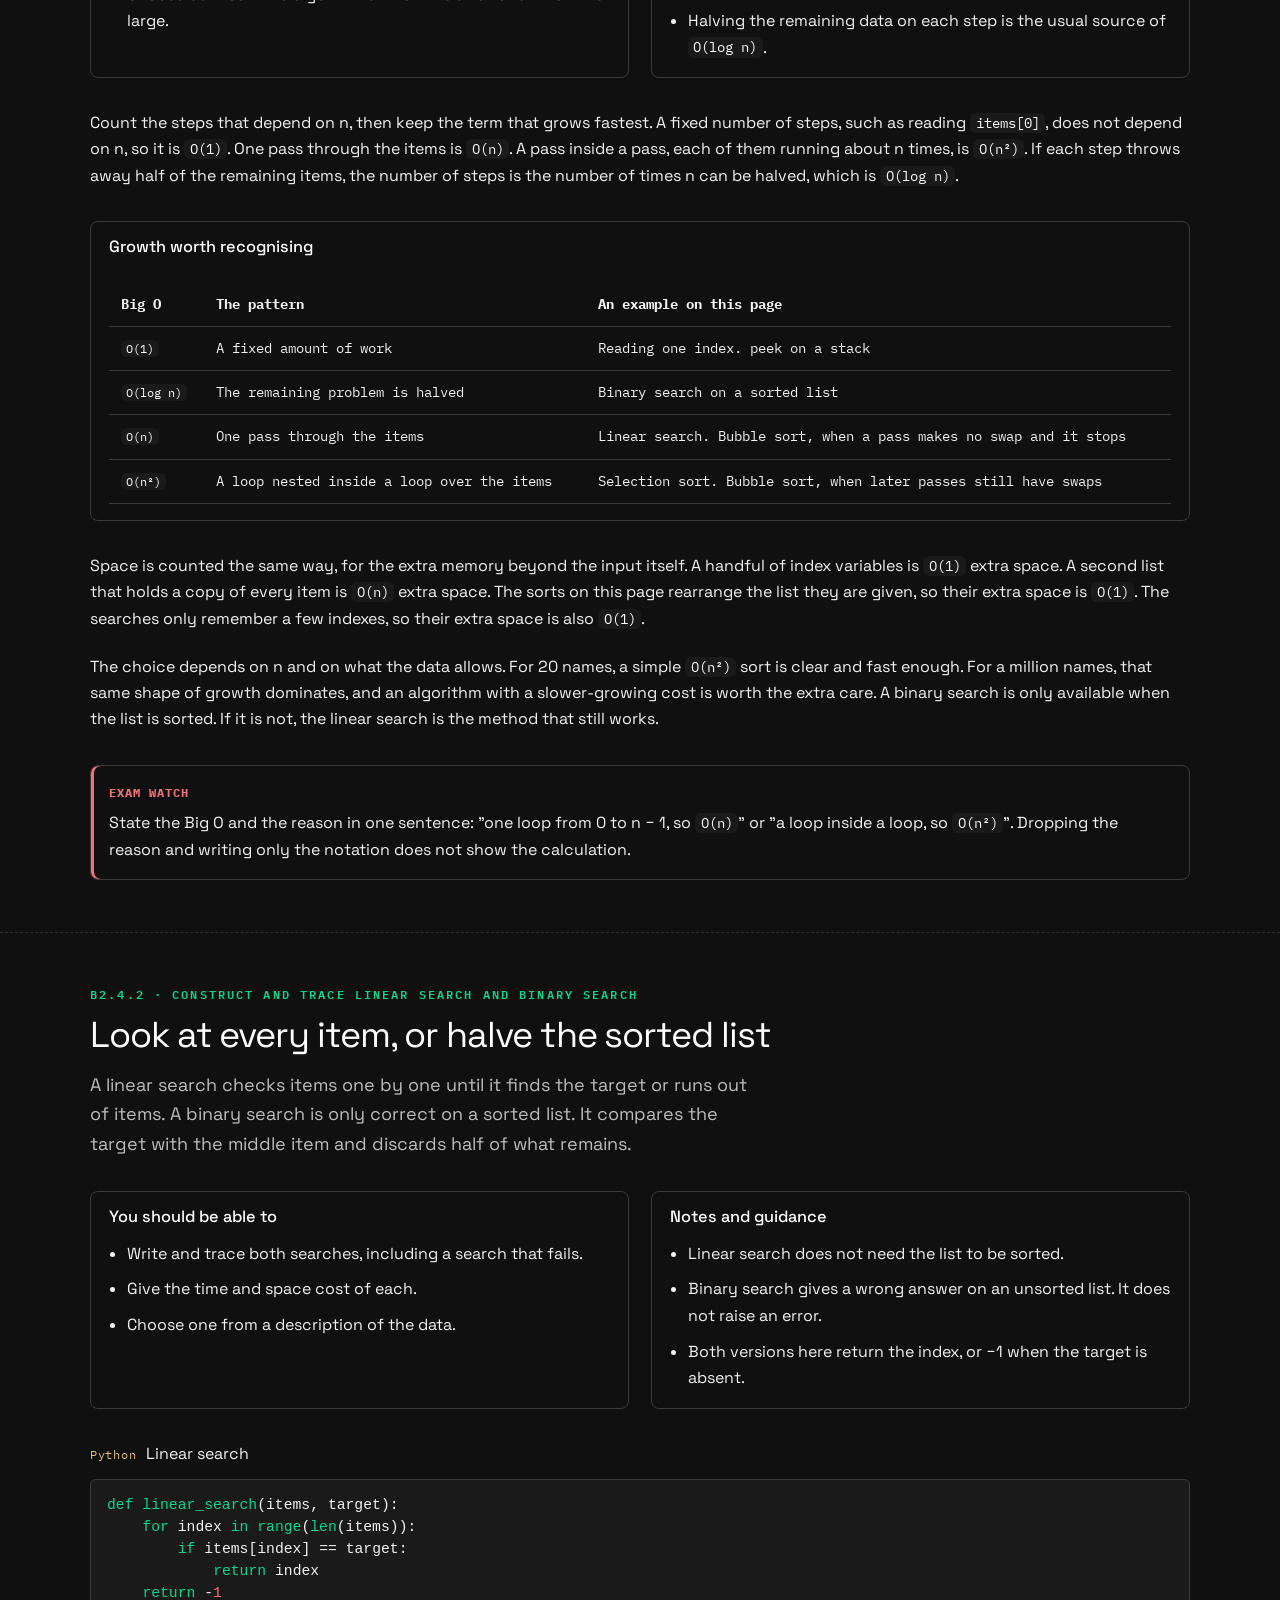
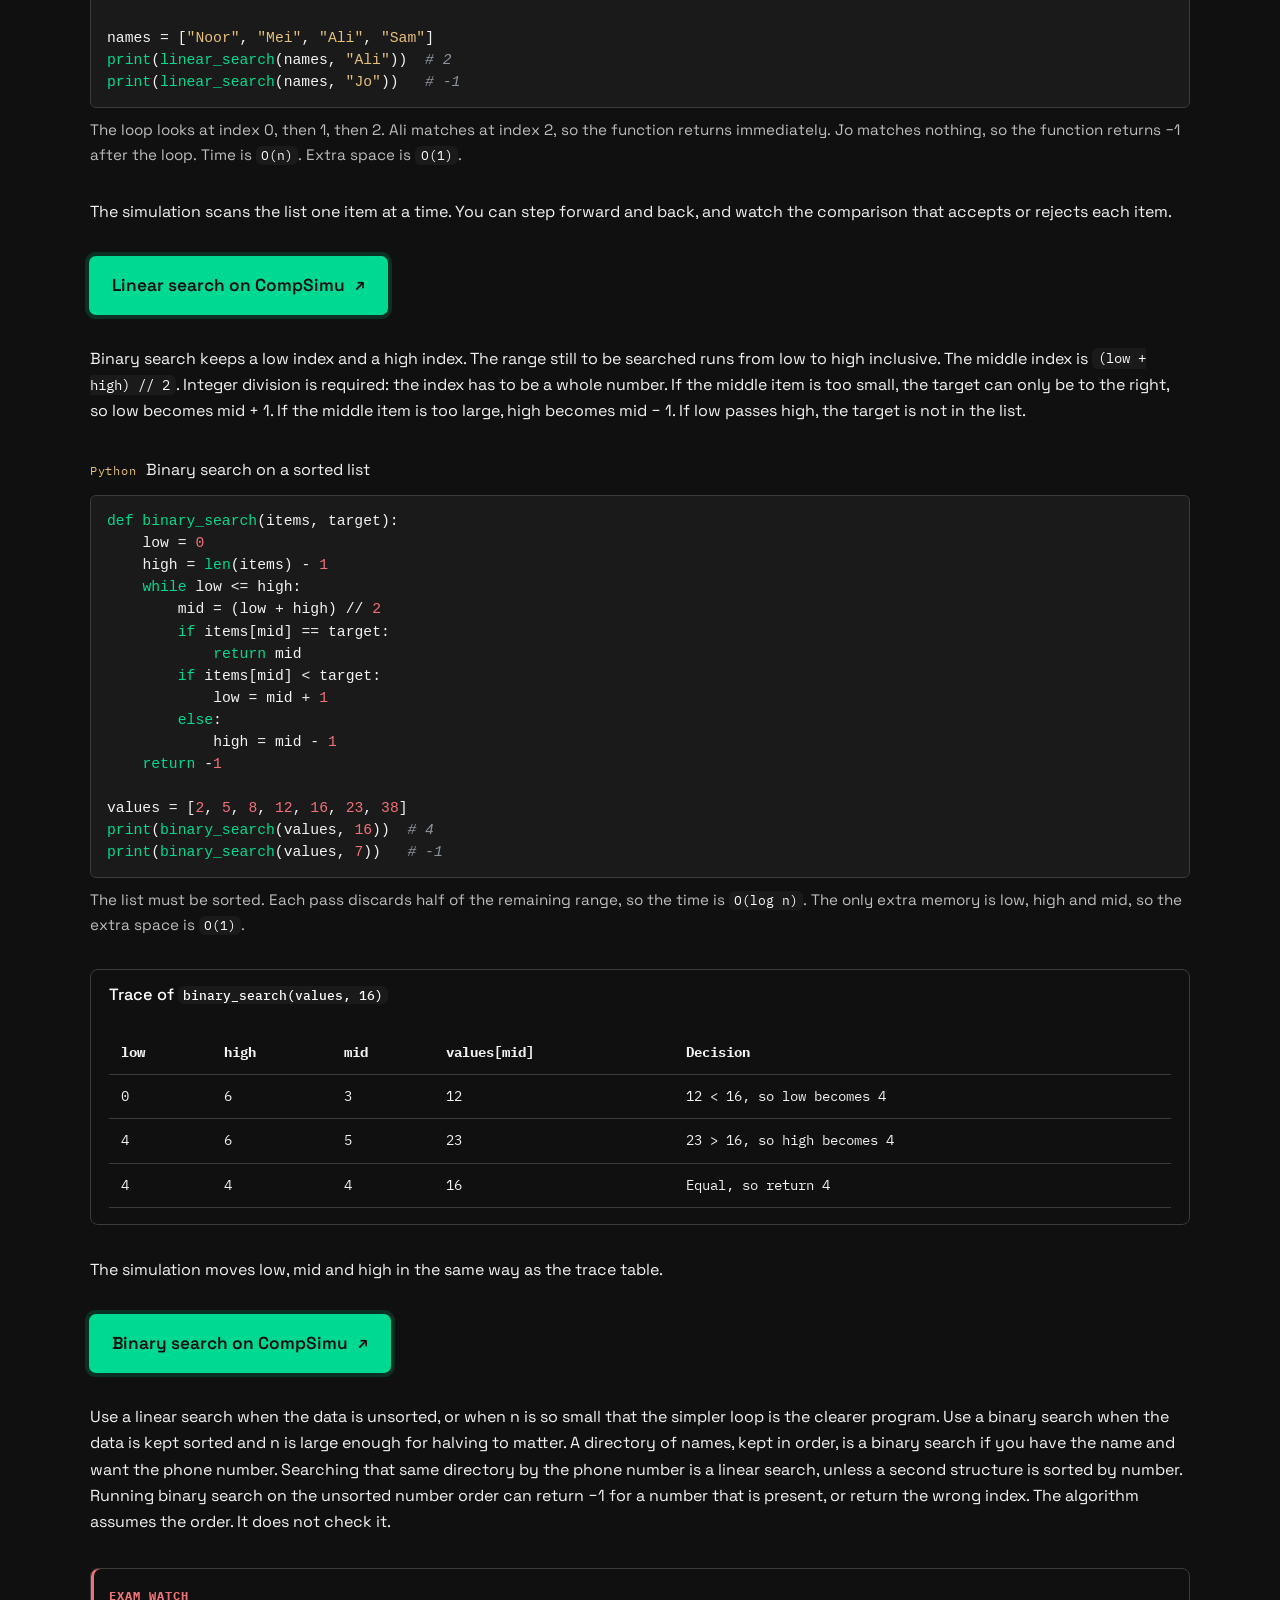
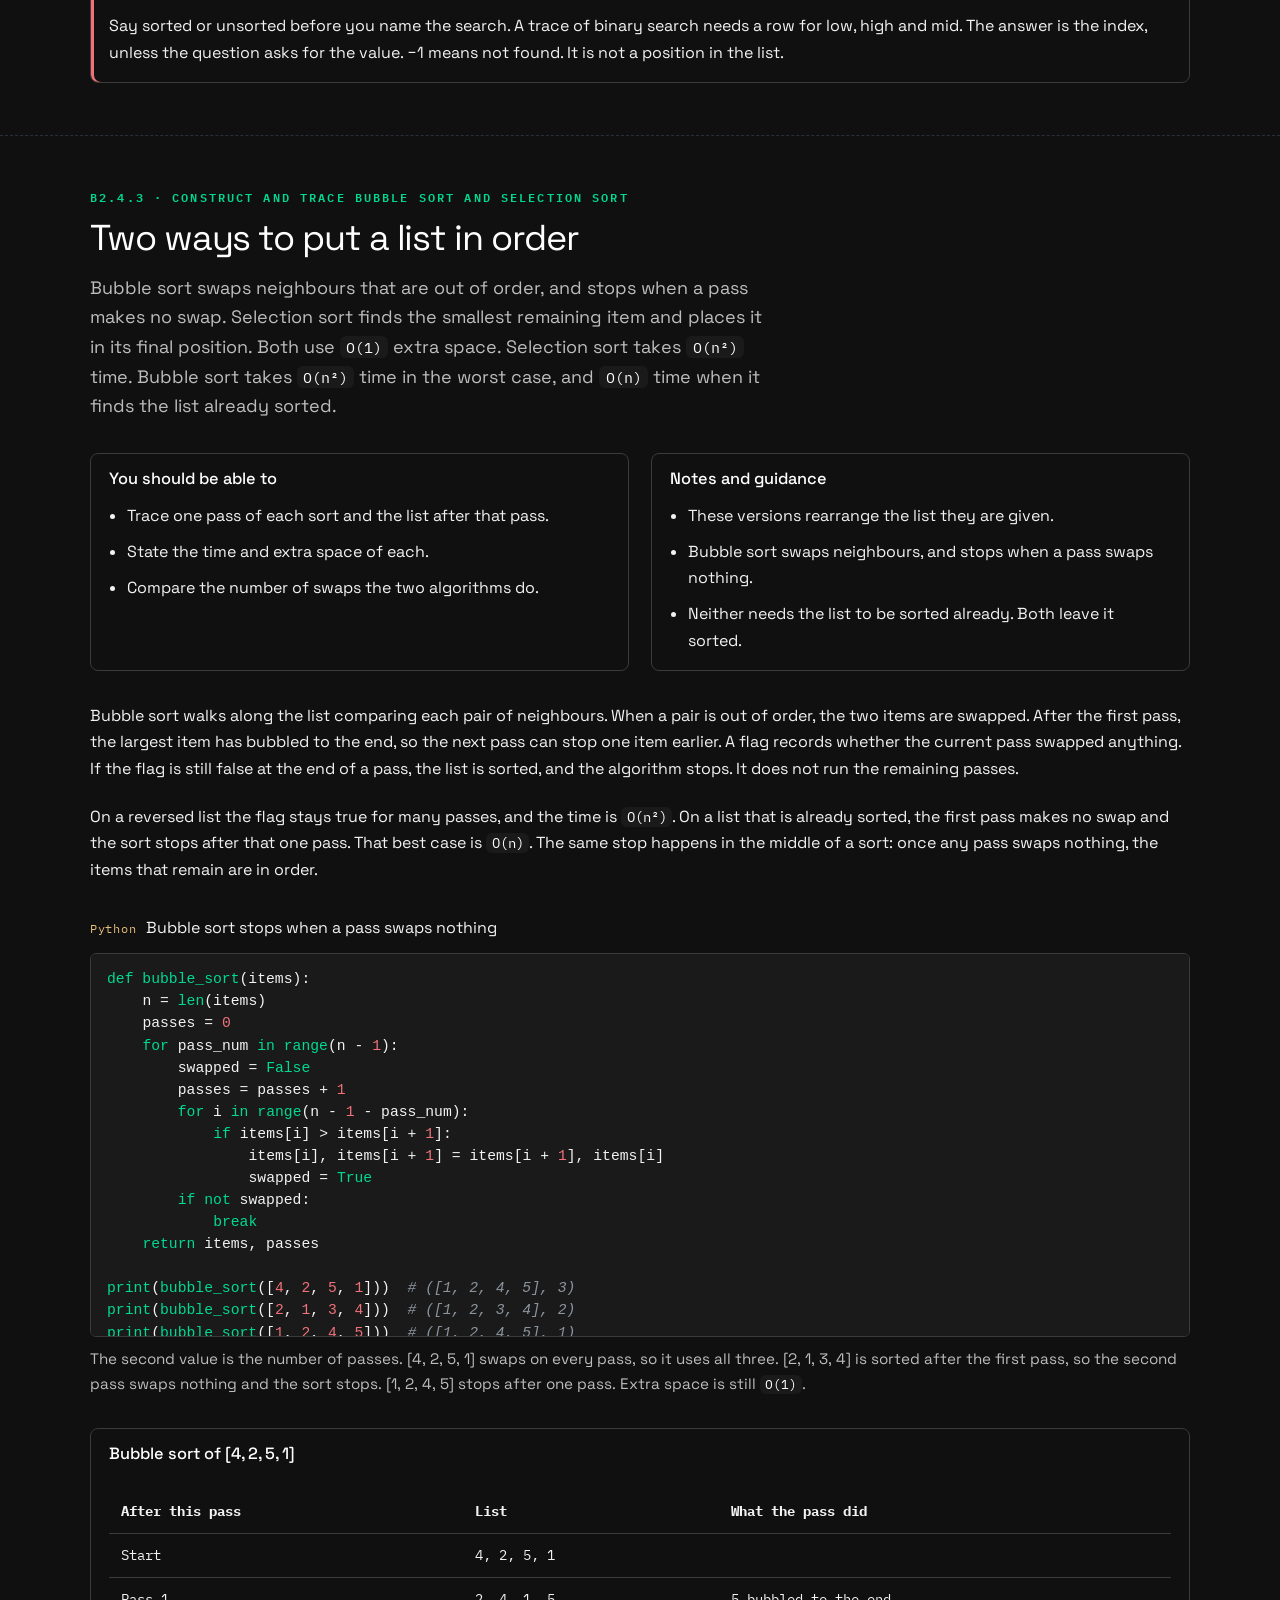
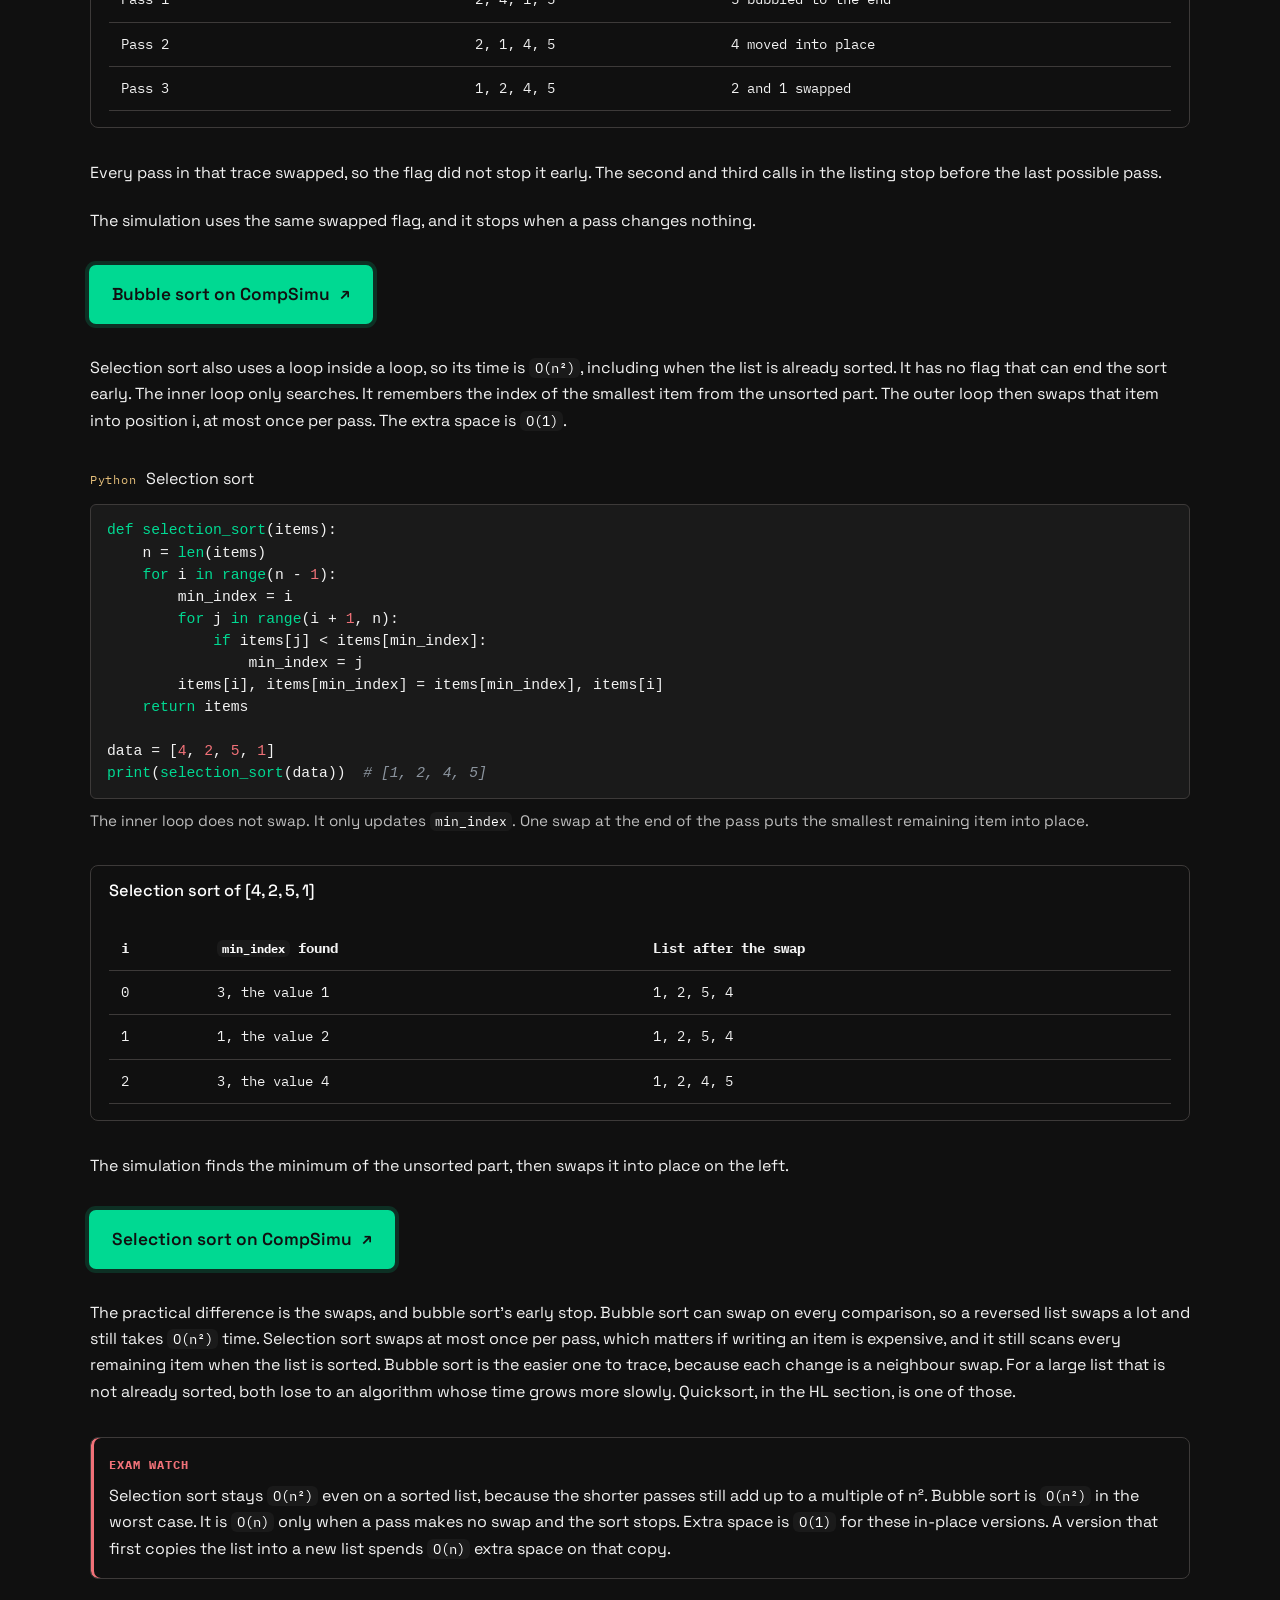
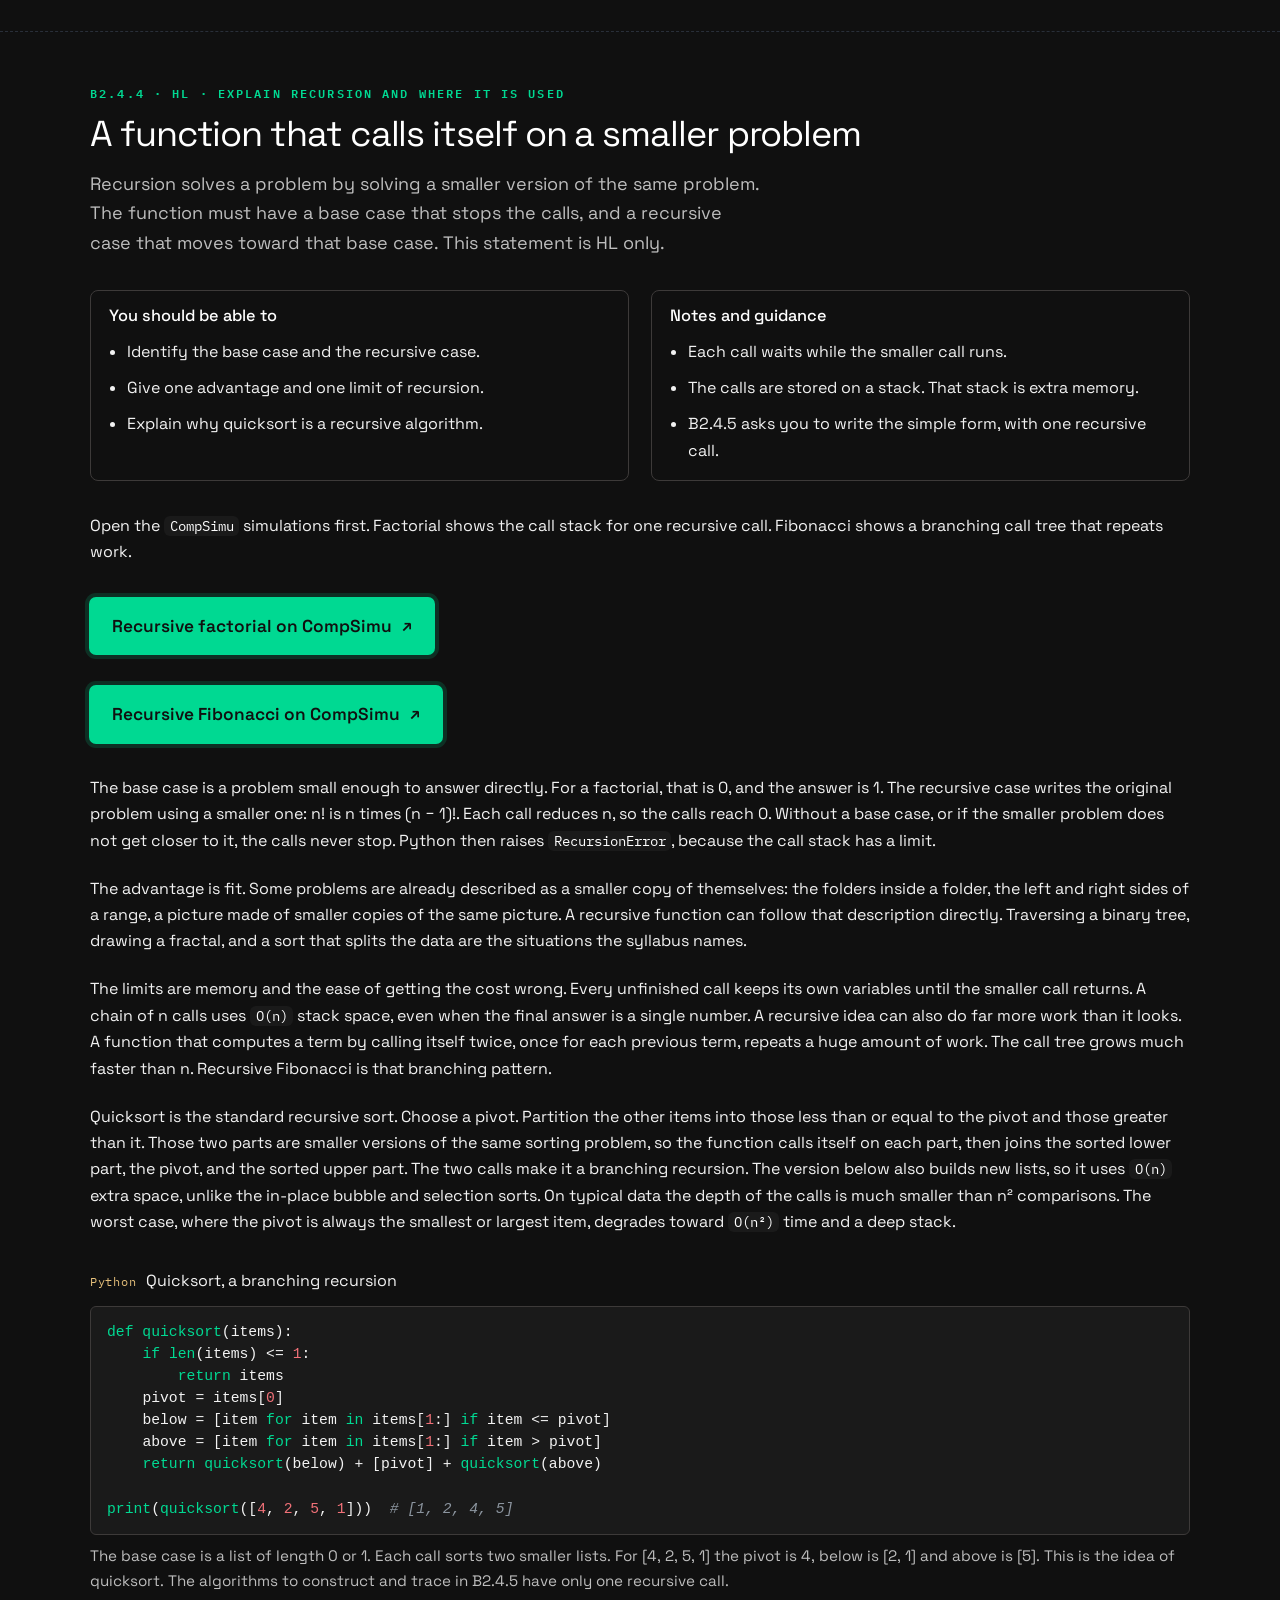
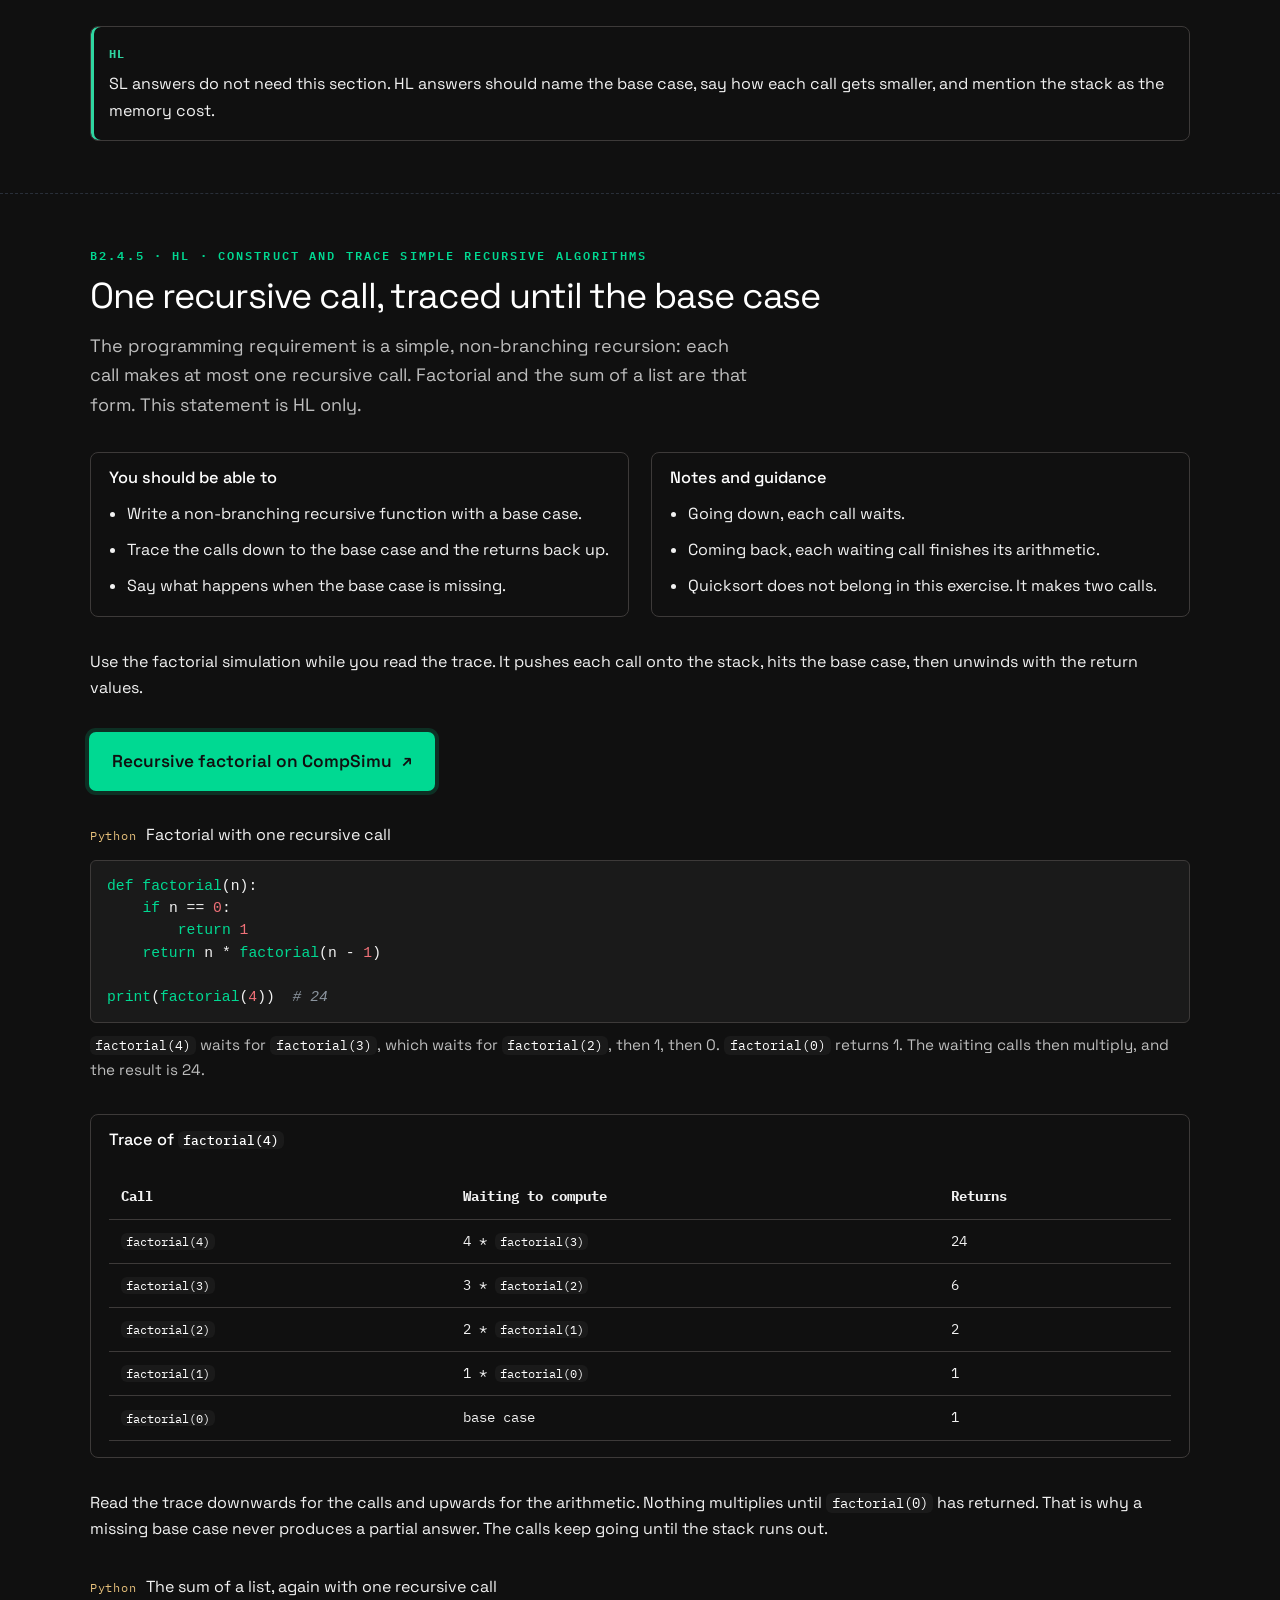
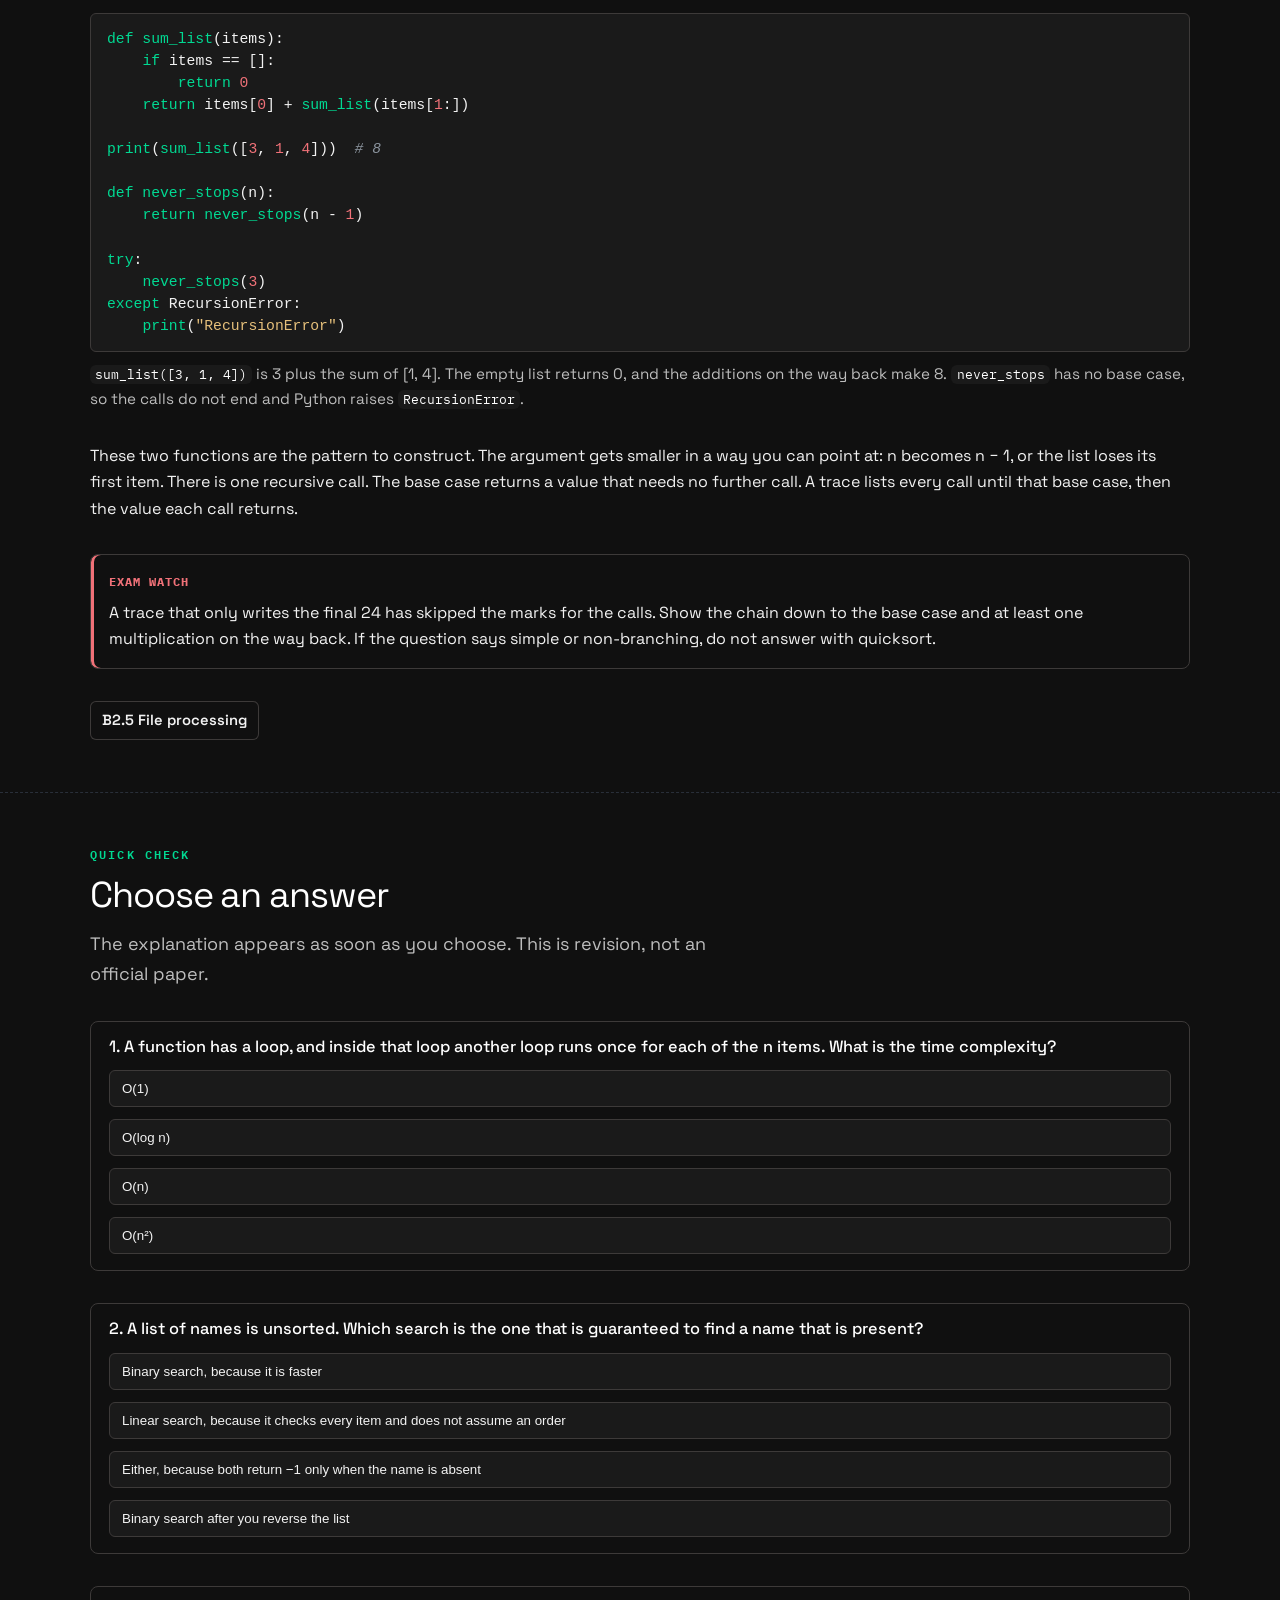
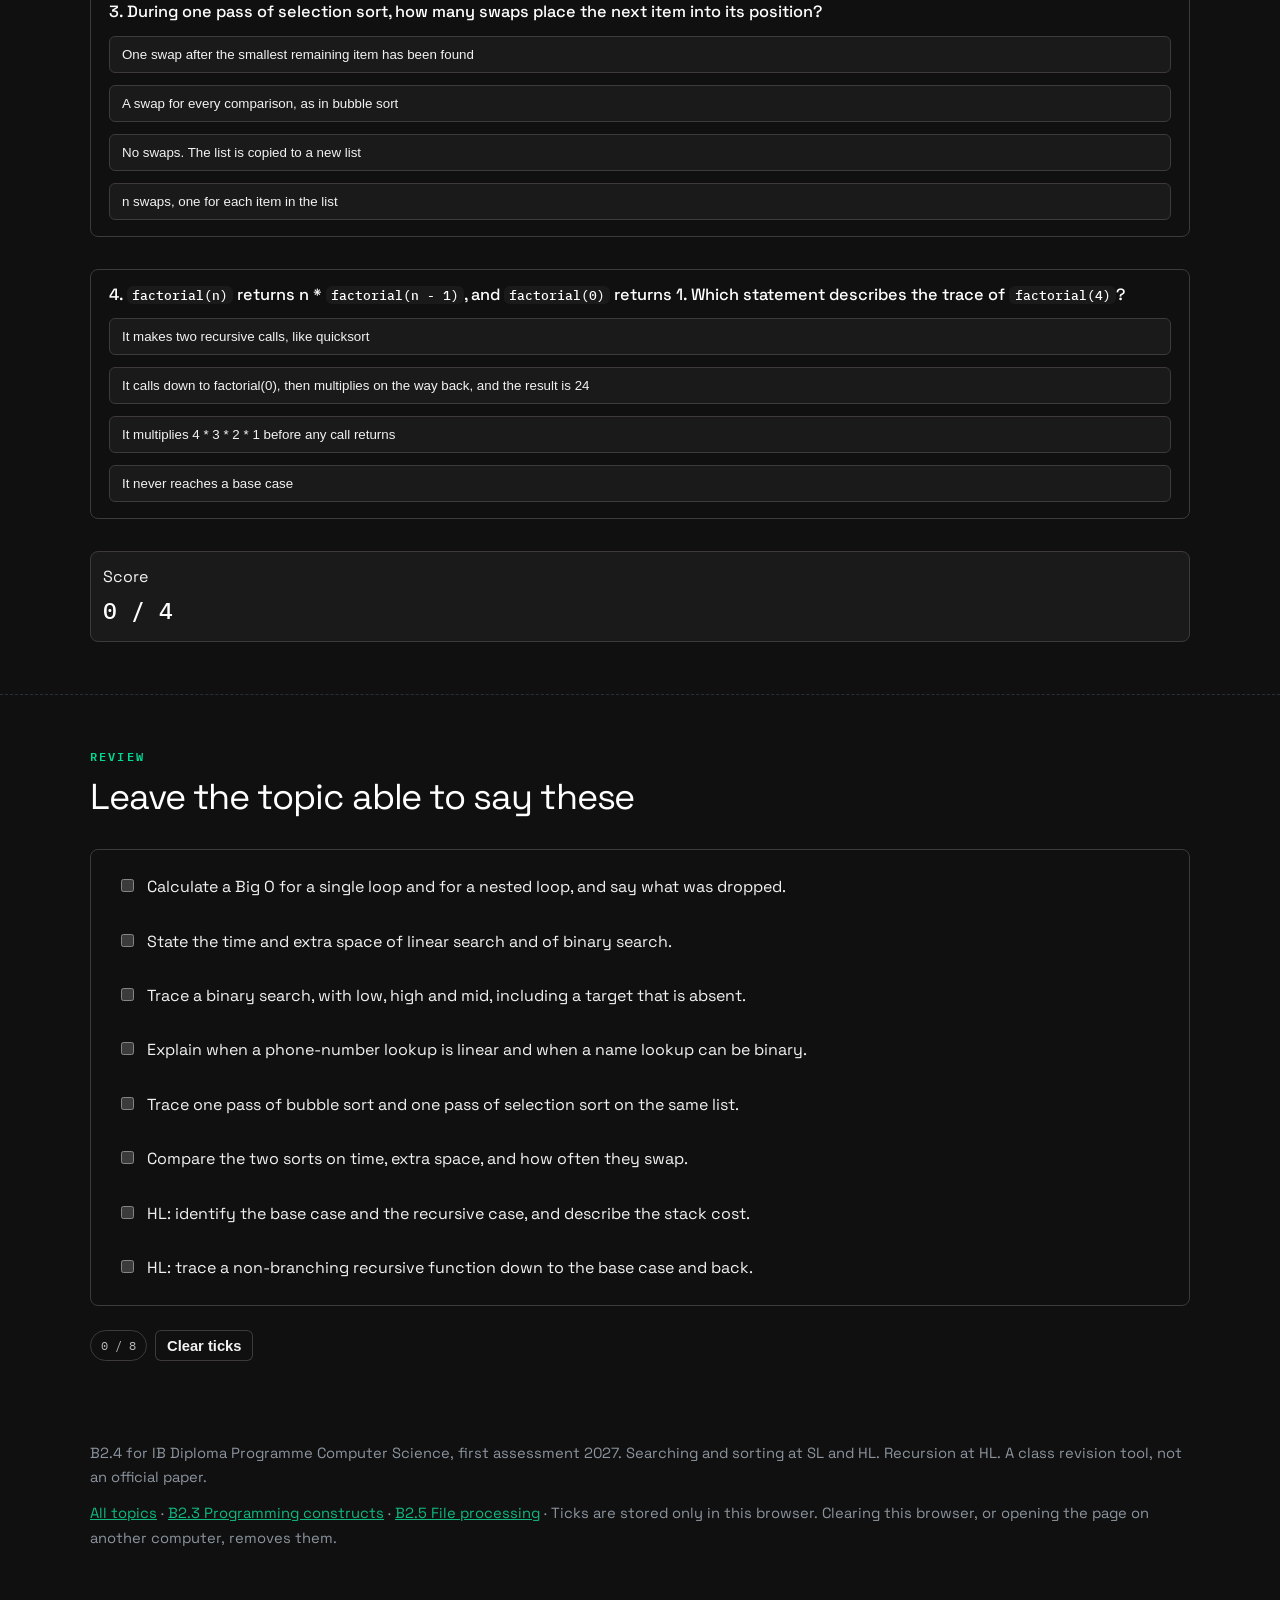
<file: b2-4-programming-algorithms.html>
<!DOCTYPE html>
<html lang="en">
<head>
  <meta charset="utf-8">
  <meta name="viewport" content="width=device-width, initial-scale=1">
  <title>B2.4 Programming algorithms · IB Computer Science</title>
  <meta name="description" content="B2.4 for IB DP Computer Science. Big O, linear and binary search, bubble sort and selection sort, in Python 3. Recursion is HL only.">
  <meta name="theme-color" content="#101010">
  <link rel="icon" type="image/png" sizes="32x32" href="favicon-32.png">
  <link rel="apple-touch-icon" href="apple-touch-icon.png">
  <meta name="apple-mobile-web-app-title" content="IB CS">
  <link rel="preconnect" href="https://fonts.googleapis.com">
  <link rel="preconnect" href="https://fonts.gstatic.com" crossorigin>
  <link href="https://fonts.googleapis.com/css2?family=IBM+Plex+Mono:wght@400;500;600&family=Space+Grotesk:wght@400;500;600;700&display=swap" rel="stylesheet">
  <link rel="stylesheet" href="css/styles.css">
</head>
<body>
  <a class="skip" href="#main">Skip to content</a>
  <header>
    <div class="wrap header-row">
      <a class="brand" href="index.html"><span class="mark">B2.4</span> Algorithms</a>
      <nav class="nav" aria-label="Lesson">
        <a href="index.html">All topics</a>
        <a href="b2-3-programming-constructs.html">B2.3</a>
        <a href="b2-5-file-processing.html">B2.5</a>
      </nav>
    </div>
  </header>
  <main id="main">
    <div class="wrap" style="padding: 48px 0">
      <p>This lesson needs JavaScript.</p>
    </div>
  </main>
  <footer>
    <div class="wrap">
      <p>B2.4 for IB Diploma Programme Computer Science, first assessment 2027. Searching and sorting at SL and HL. Recursion at HL. A class revision tool, not an official paper.</p>
      <p class="fine"><a href="index.html">All topics</a> · <a href="b2-3-programming-constructs.html">B2.3 Programming constructs</a> · <a href="b2-5-file-processing.html">B2.5 File processing</a> · Ticks are stored only in this browser. Clearing this browser, or opening the page on another computer, removes them.</p>
    </div>
  </footer>
  <script type="module">
    import { renderTopic } from "./js/lesson.js";
    import { topic } from "./js/b2-4.js?v=recursion-compsimu";
    renderTopic(topic);
  </script>
</body>
</html>
</file>
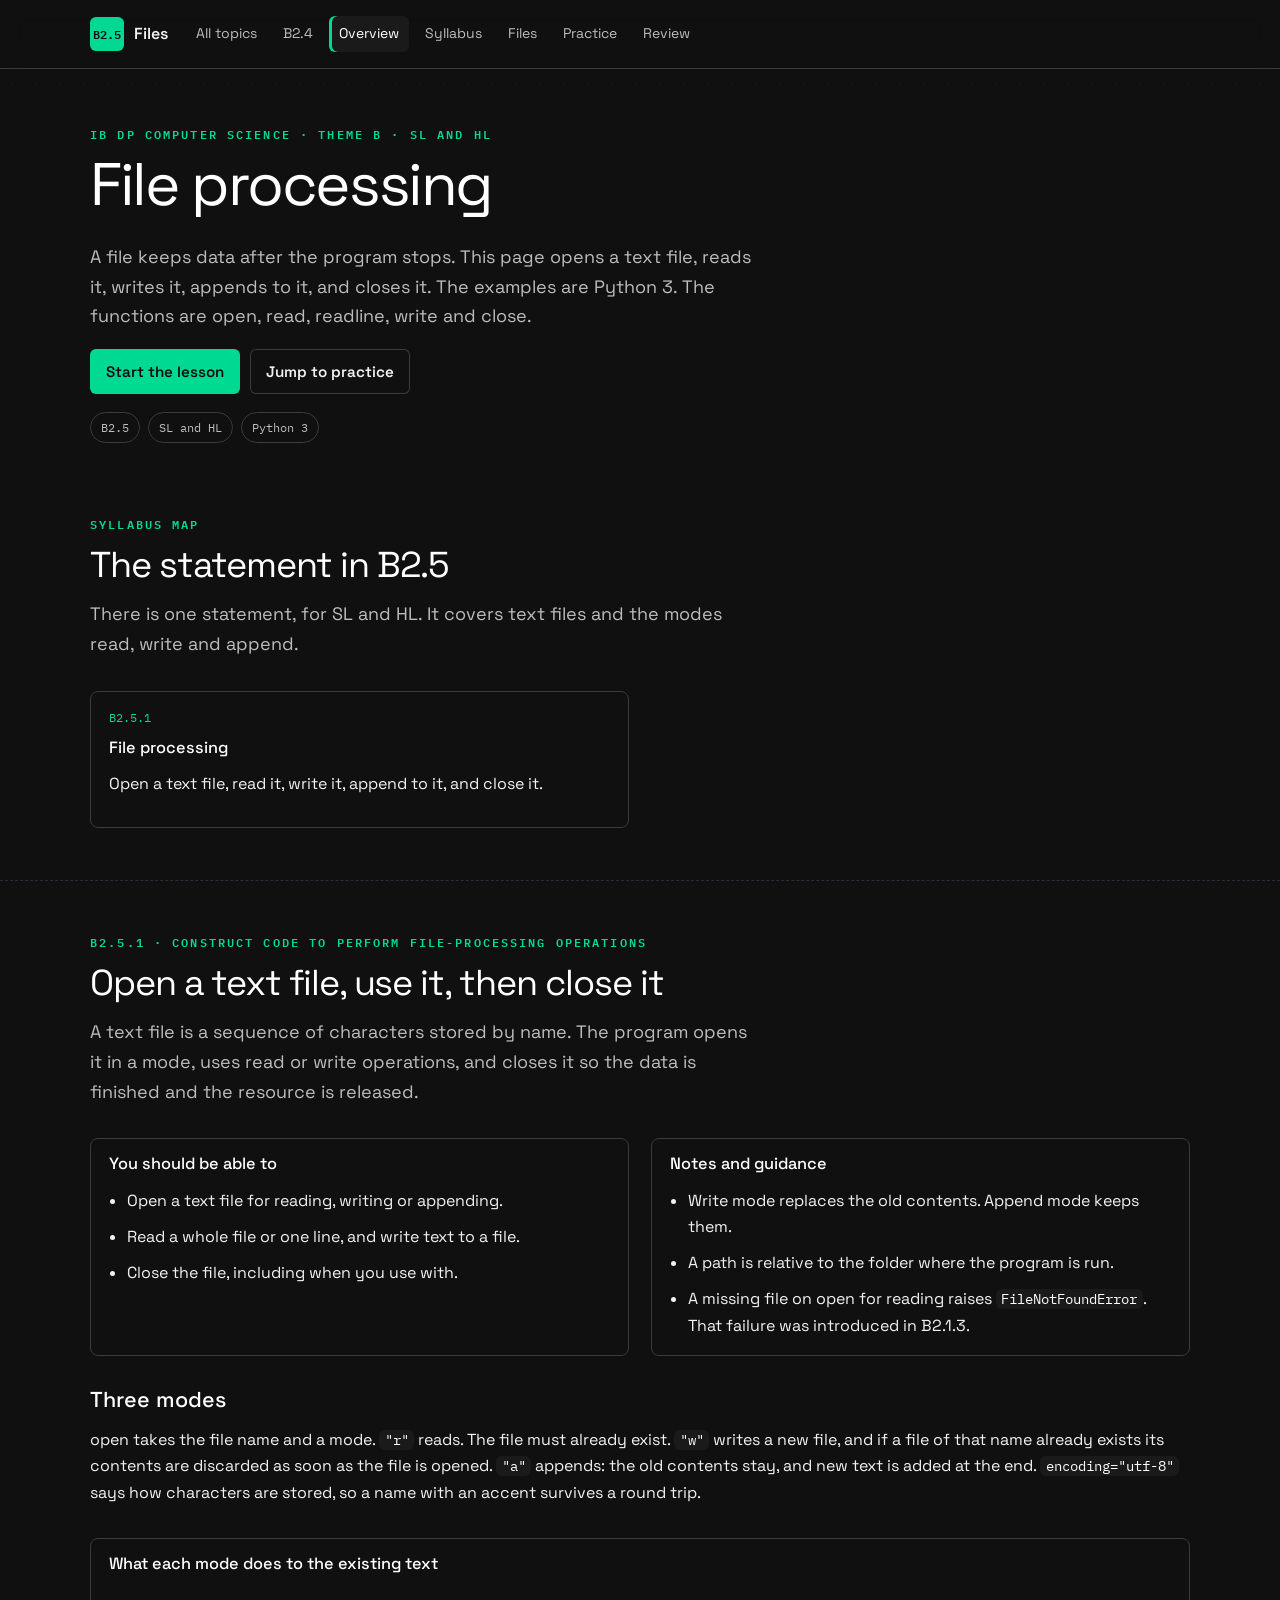
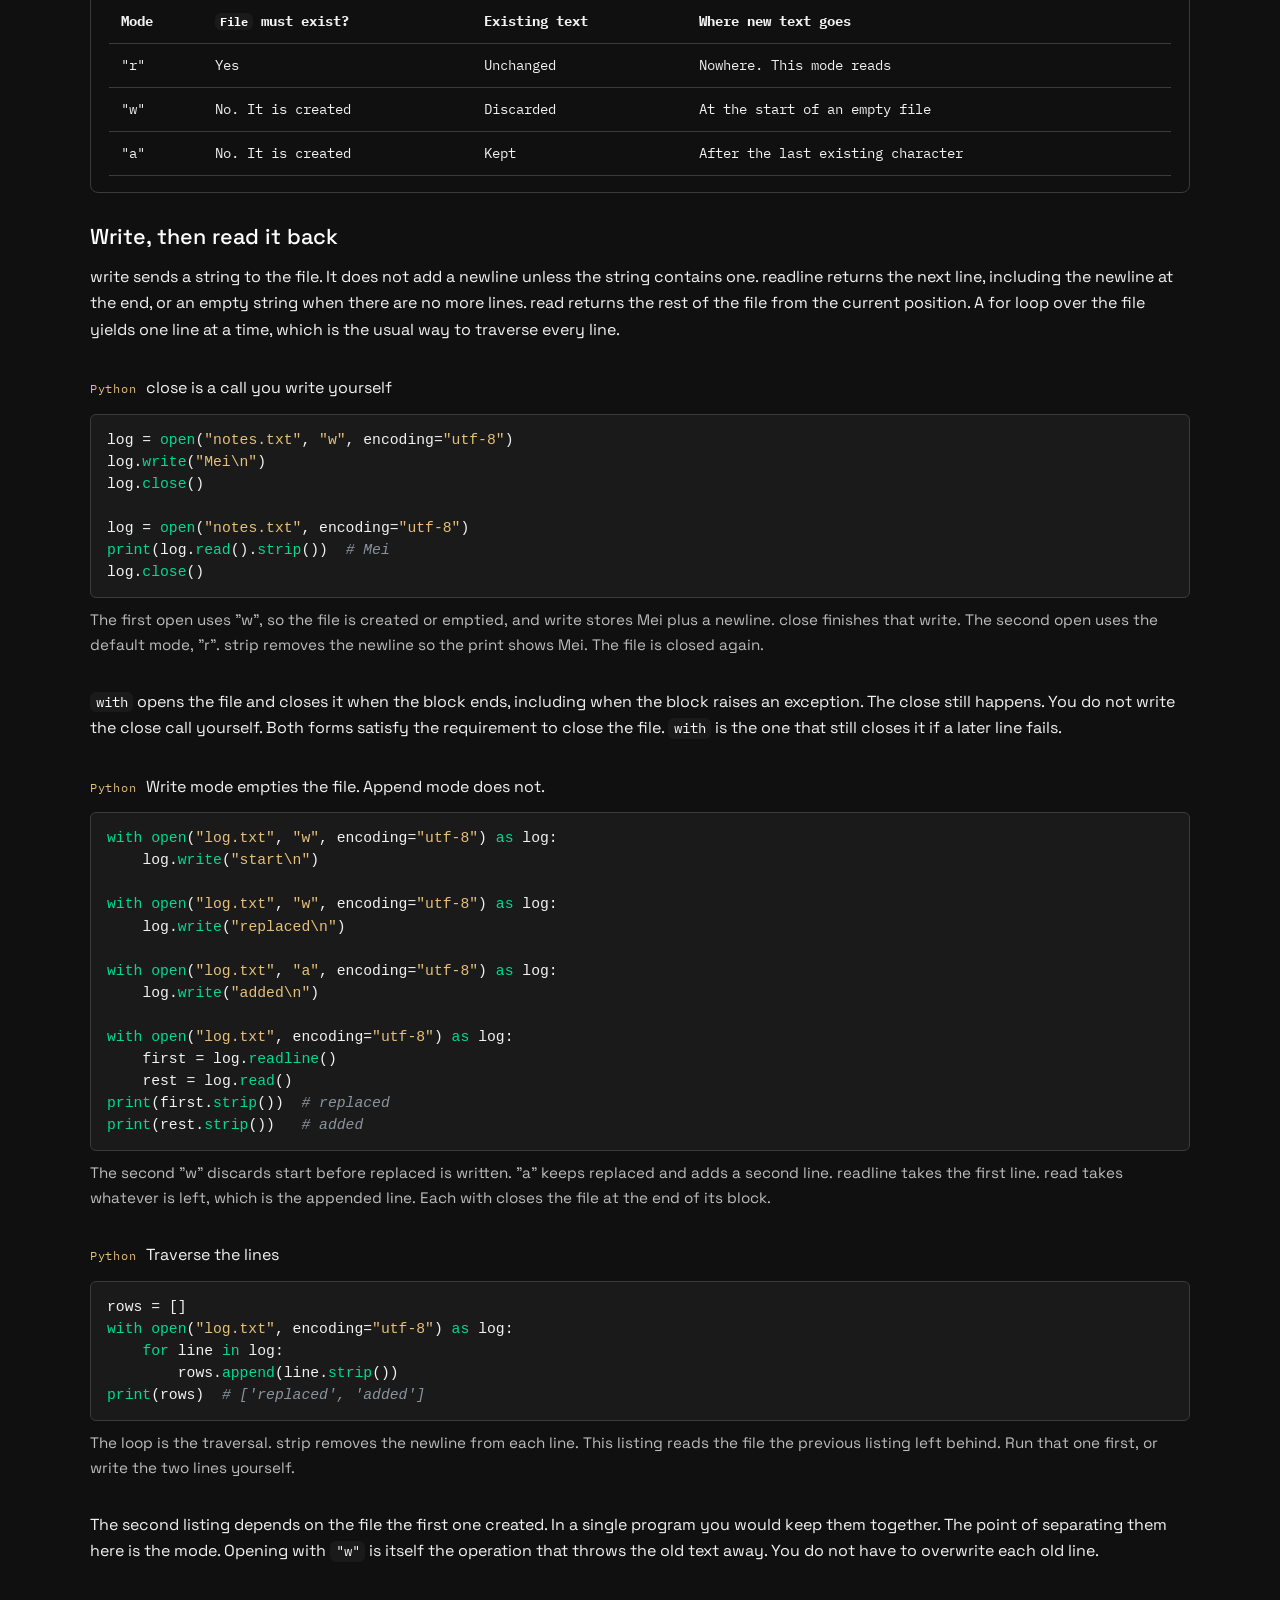
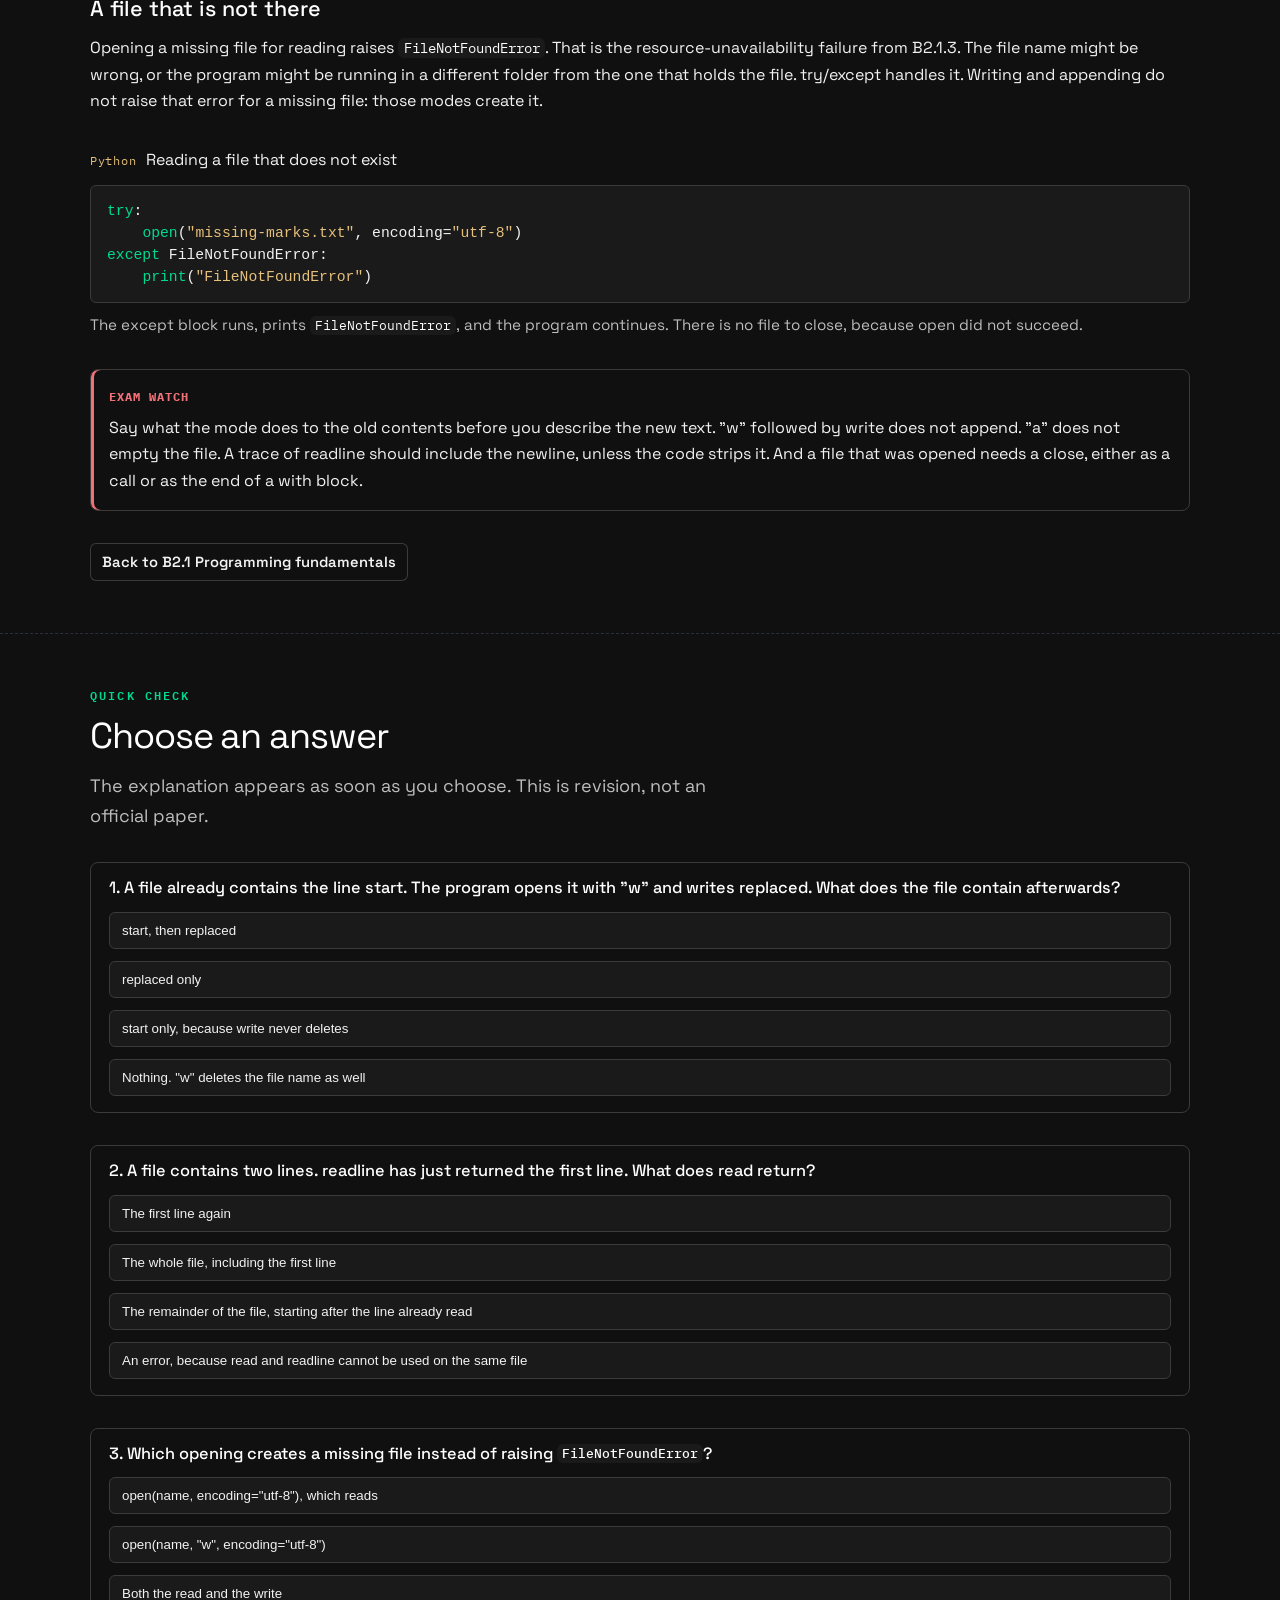
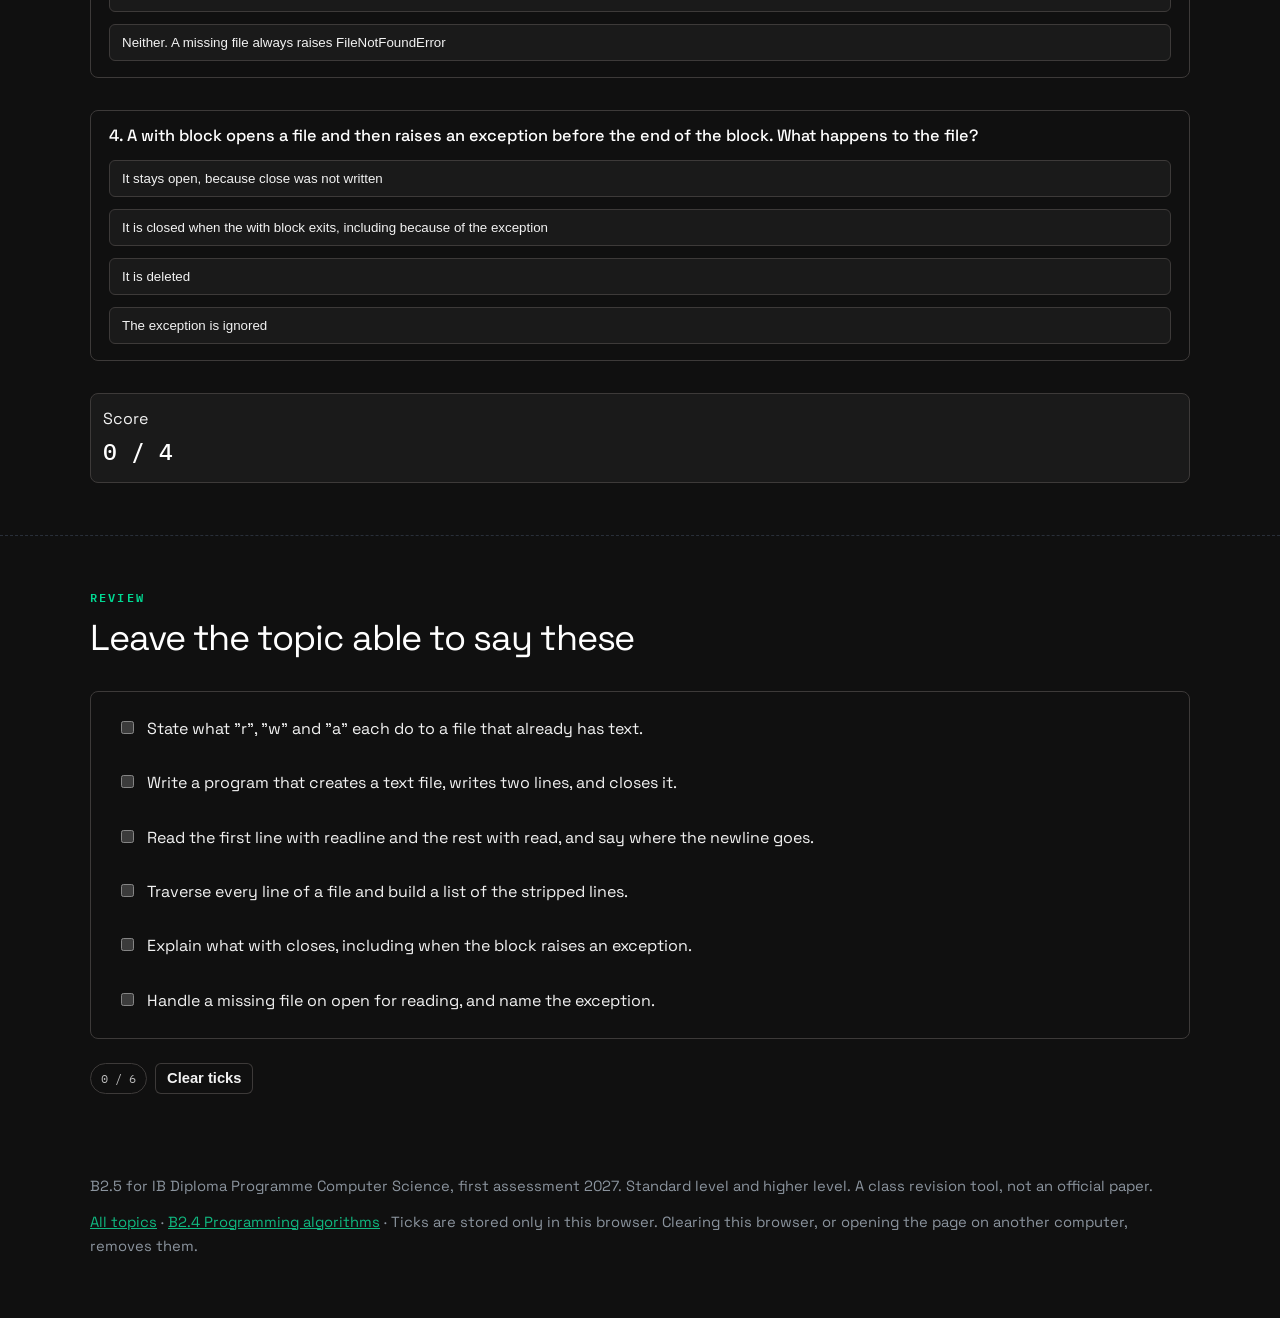
<file: b2-5-file-processing.html>
<!DOCTYPE html>
<html lang="en">
<head>
  <meta charset="utf-8">
  <meta name="viewport" content="width=device-width, initial-scale=1">
  <title>B2.5 File processing · IB Computer Science</title>
  <meta name="description" content="B2.5 for IB DP Computer Science, SL and HL. Open, read, write, append and close text files, in Python 3.">
  <meta name="theme-color" content="#101010">
  <link rel="icon" type="image/png" sizes="32x32" href="favicon-32.png">
  <link rel="apple-touch-icon" href="apple-touch-icon.png">
  <meta name="apple-mobile-web-app-title" content="IB CS">
  <link rel="preconnect" href="https://fonts.googleapis.com">
  <link rel="preconnect" href="https://fonts.gstatic.com" crossorigin>
  <link href="https://fonts.googleapis.com/css2?family=IBM+Plex+Mono:wght@400;500;600&family=Space+Grotesk:wght@400;500;600;700&display=swap" rel="stylesheet">
  <link rel="stylesheet" href="css/styles.css">
</head>
<body>
  <a class="skip" href="#main">Skip to content</a>
  <header>
    <div class="wrap header-row">
      <a class="brand" href="index.html"><span class="mark">B2.5</span> Files</a>
      <nav class="nav" aria-label="Lesson">
        <a href="index.html">All topics</a>
        <a href="b2-4-programming-algorithms.html">B2.4</a>
      </nav>
    </div>
  </header>
  <main id="main">
    <div class="wrap" style="padding: 48px 0">
      <p>This lesson needs JavaScript.</p>
    </div>
  </main>
  <footer>
    <div class="wrap">
      <p>B2.5 for IB Diploma Programme Computer Science, first assessment 2027. Standard level and higher level. A class revision tool, not an official paper.</p>
      <p class="fine"><a href="index.html">All topics</a> · <a href="b2-4-programming-algorithms.html">B2.4 Programming algorithms</a> · Ticks are stored only in this browser. Clearing this browser, or opening the page on another computer, removes them.</p>
    </div>
  </footer>
  <script type="module">
    import { renderTopic } from "./js/lesson.js";
    import { topic } from "./js/b2-5.js";
    renderTopic(topic);
  </script>
</body>
</html>
</file>
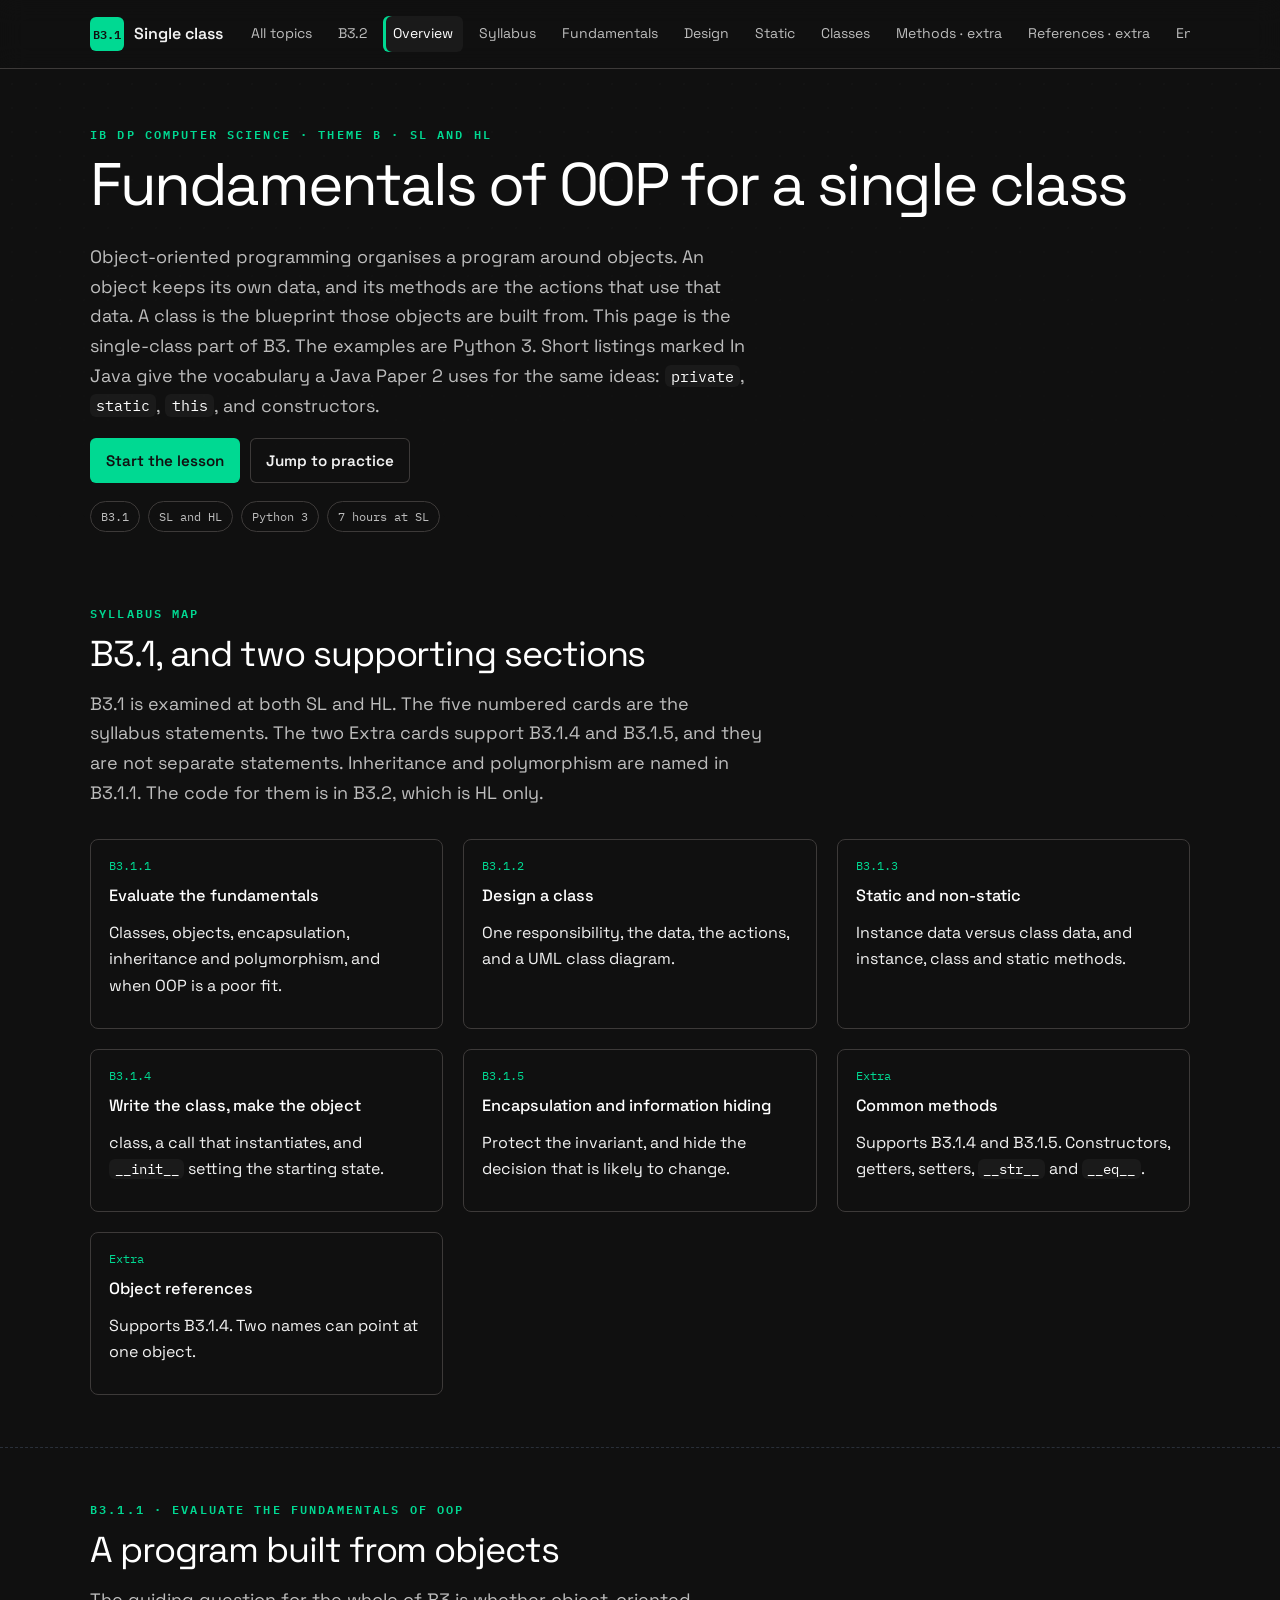
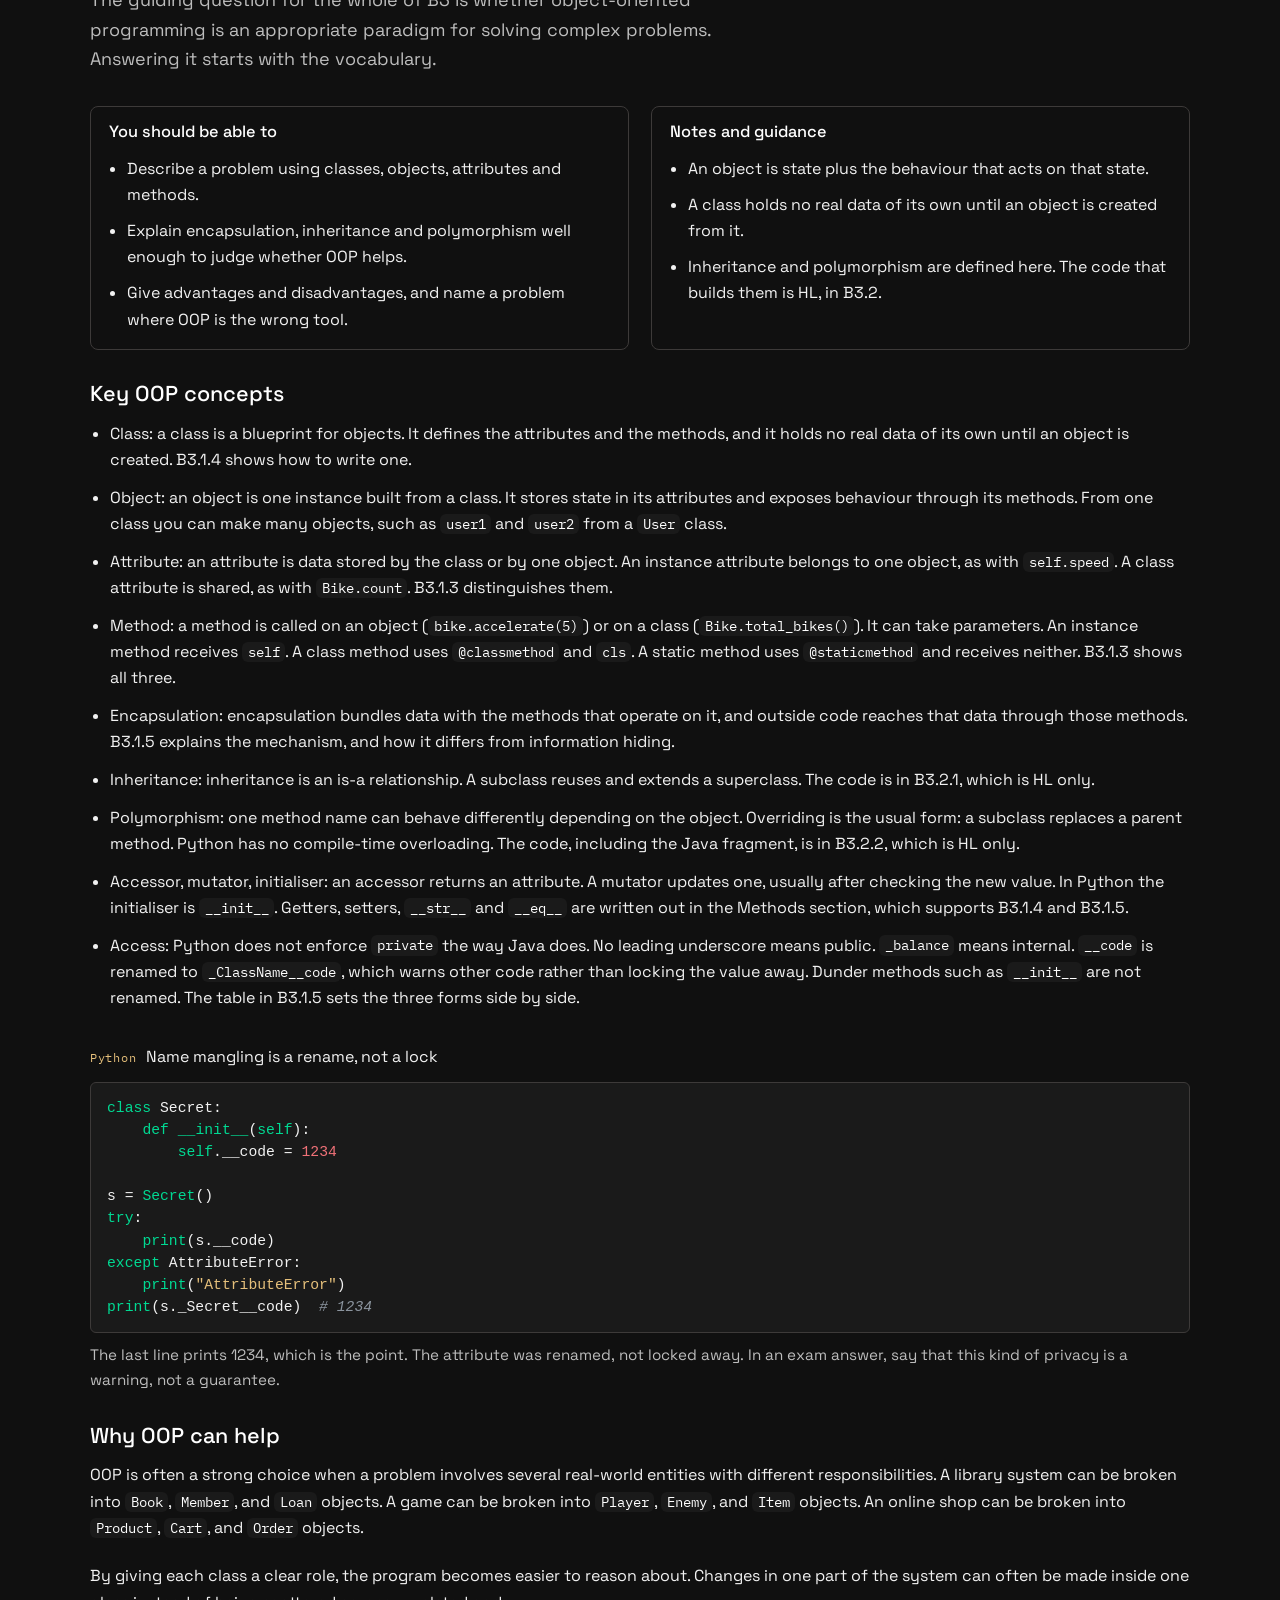
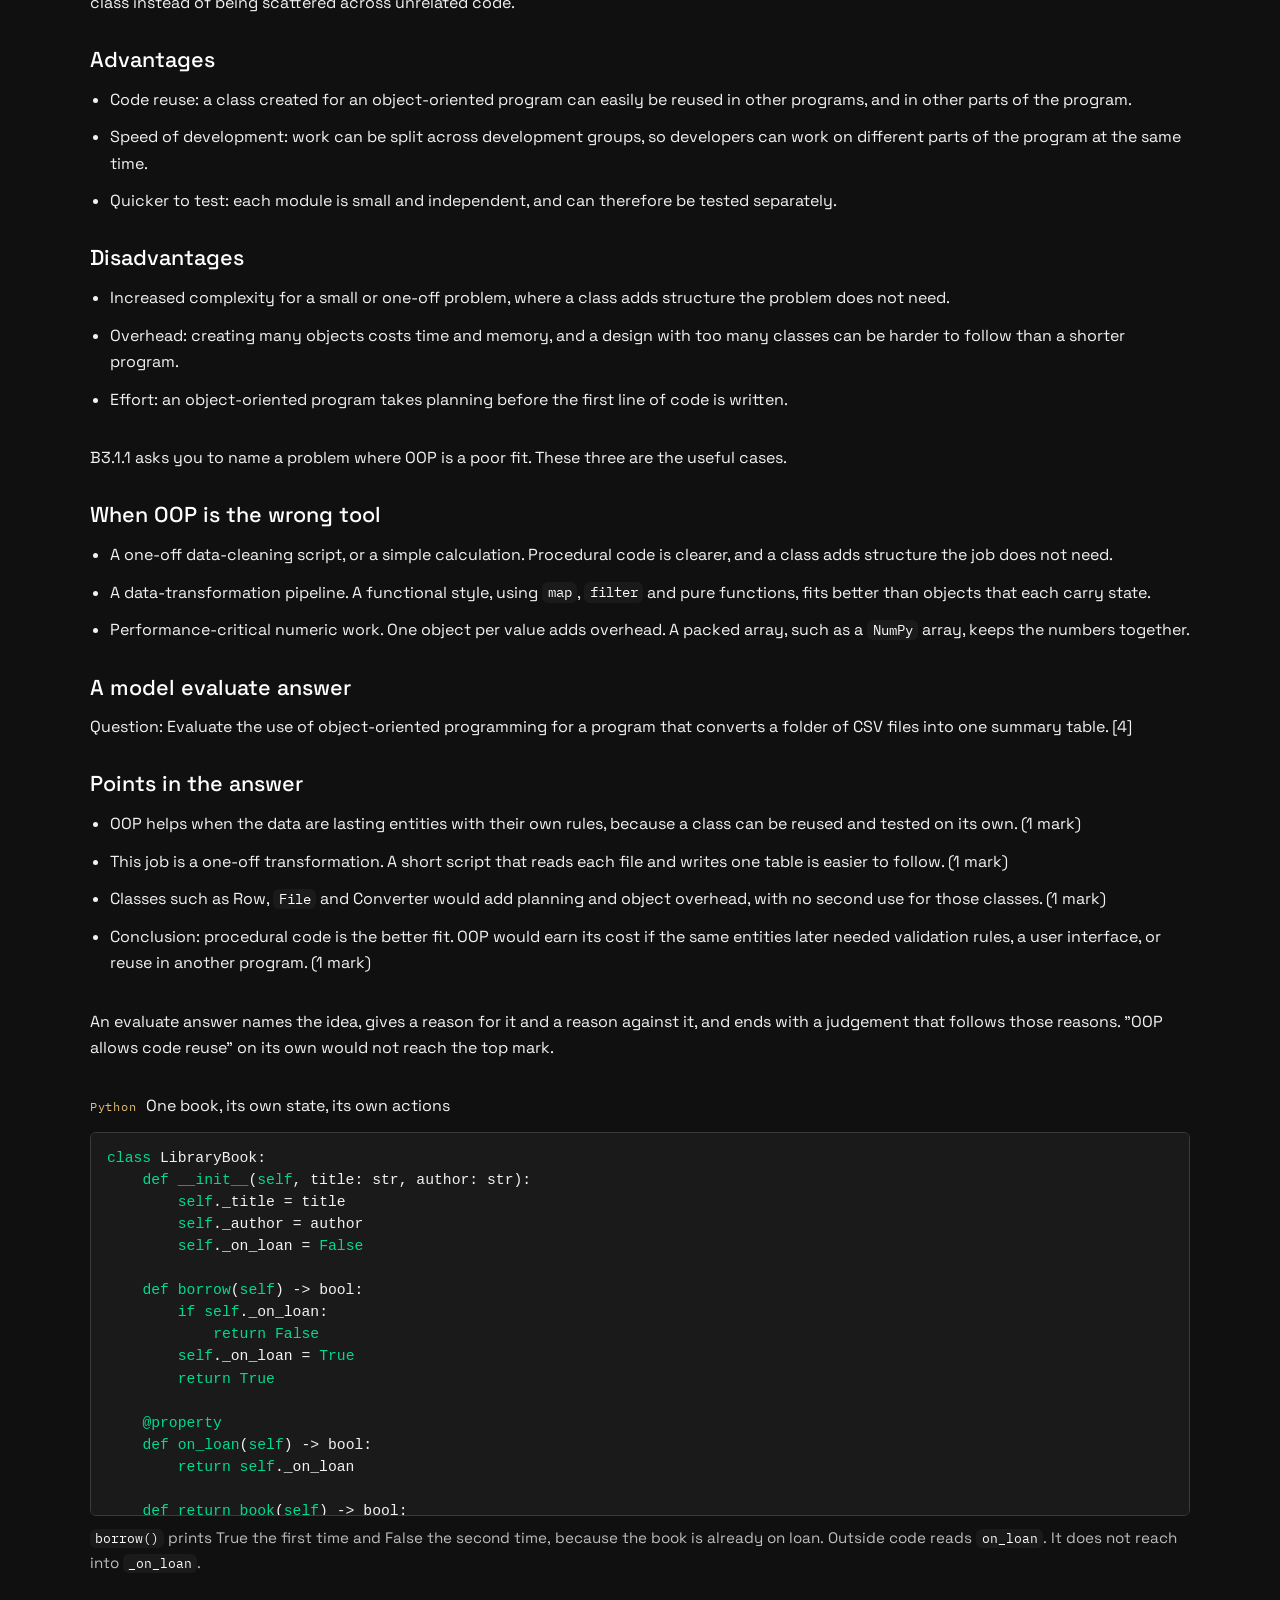
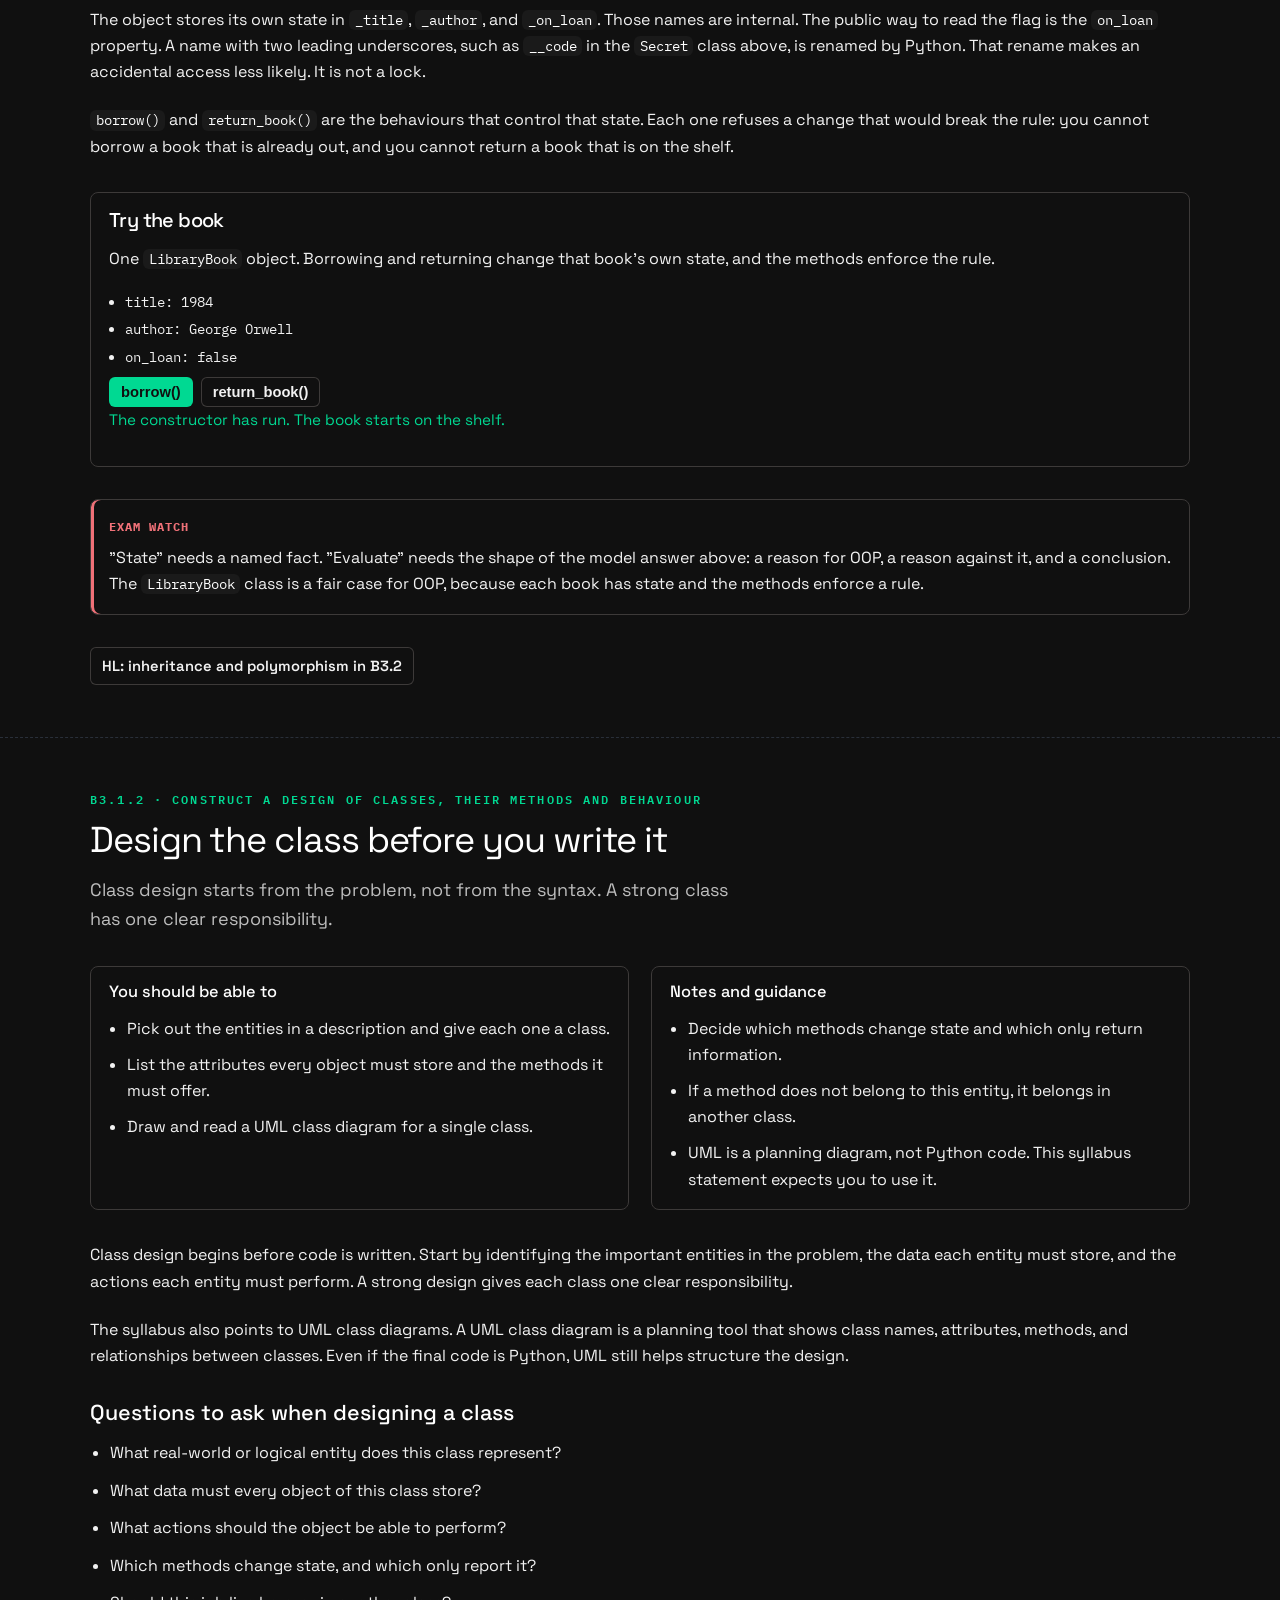
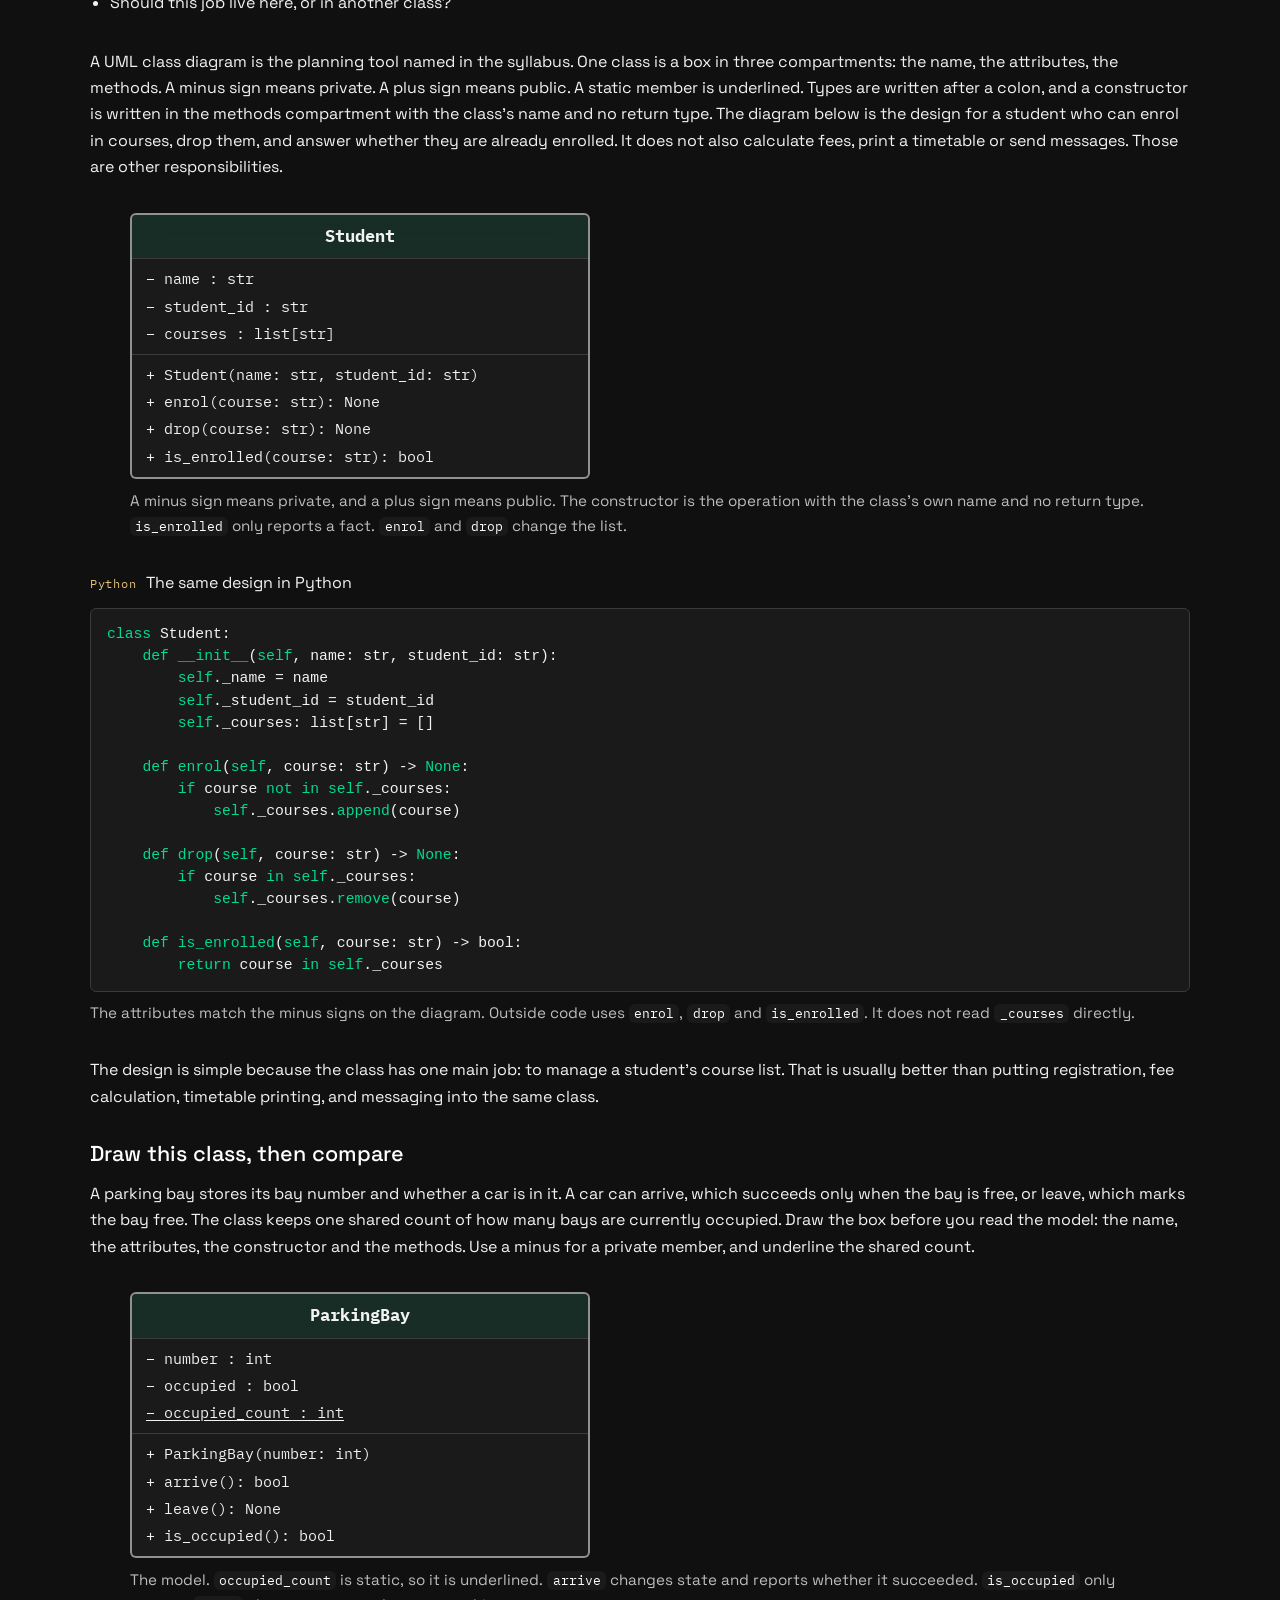
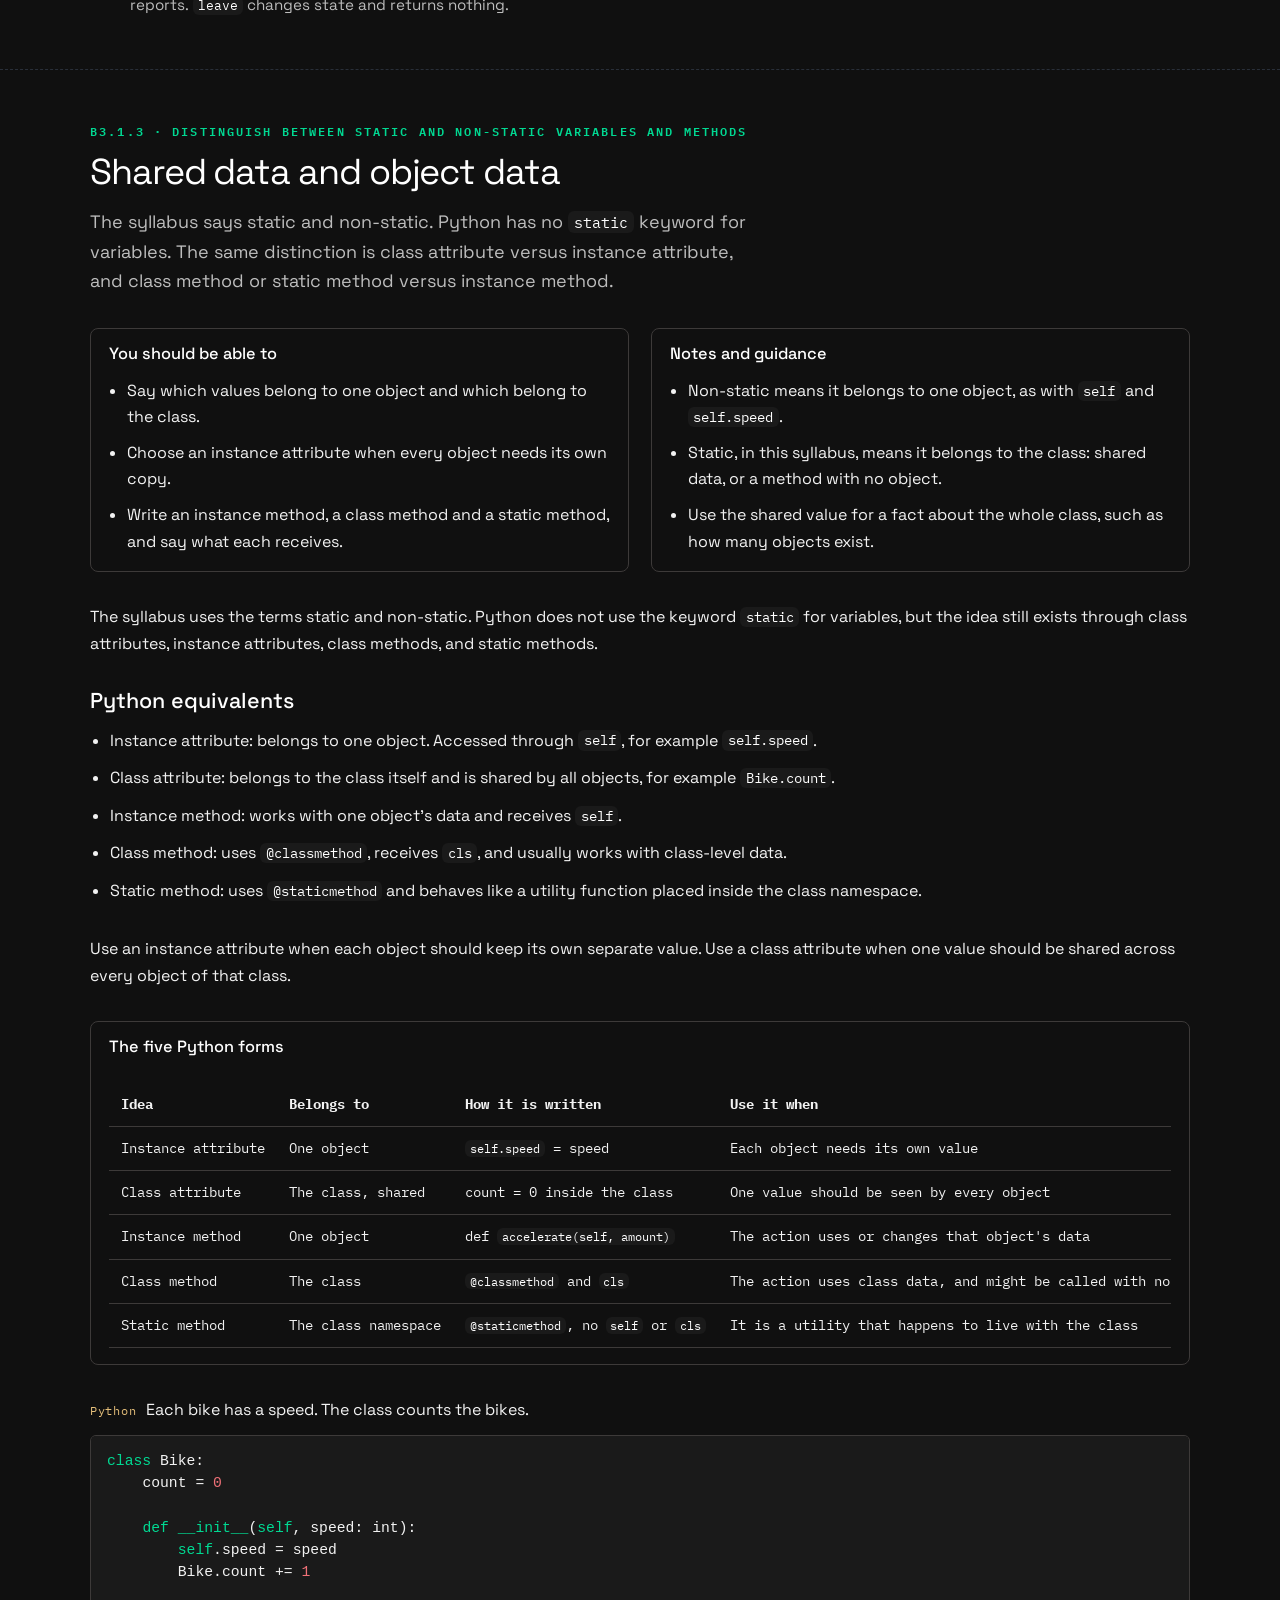
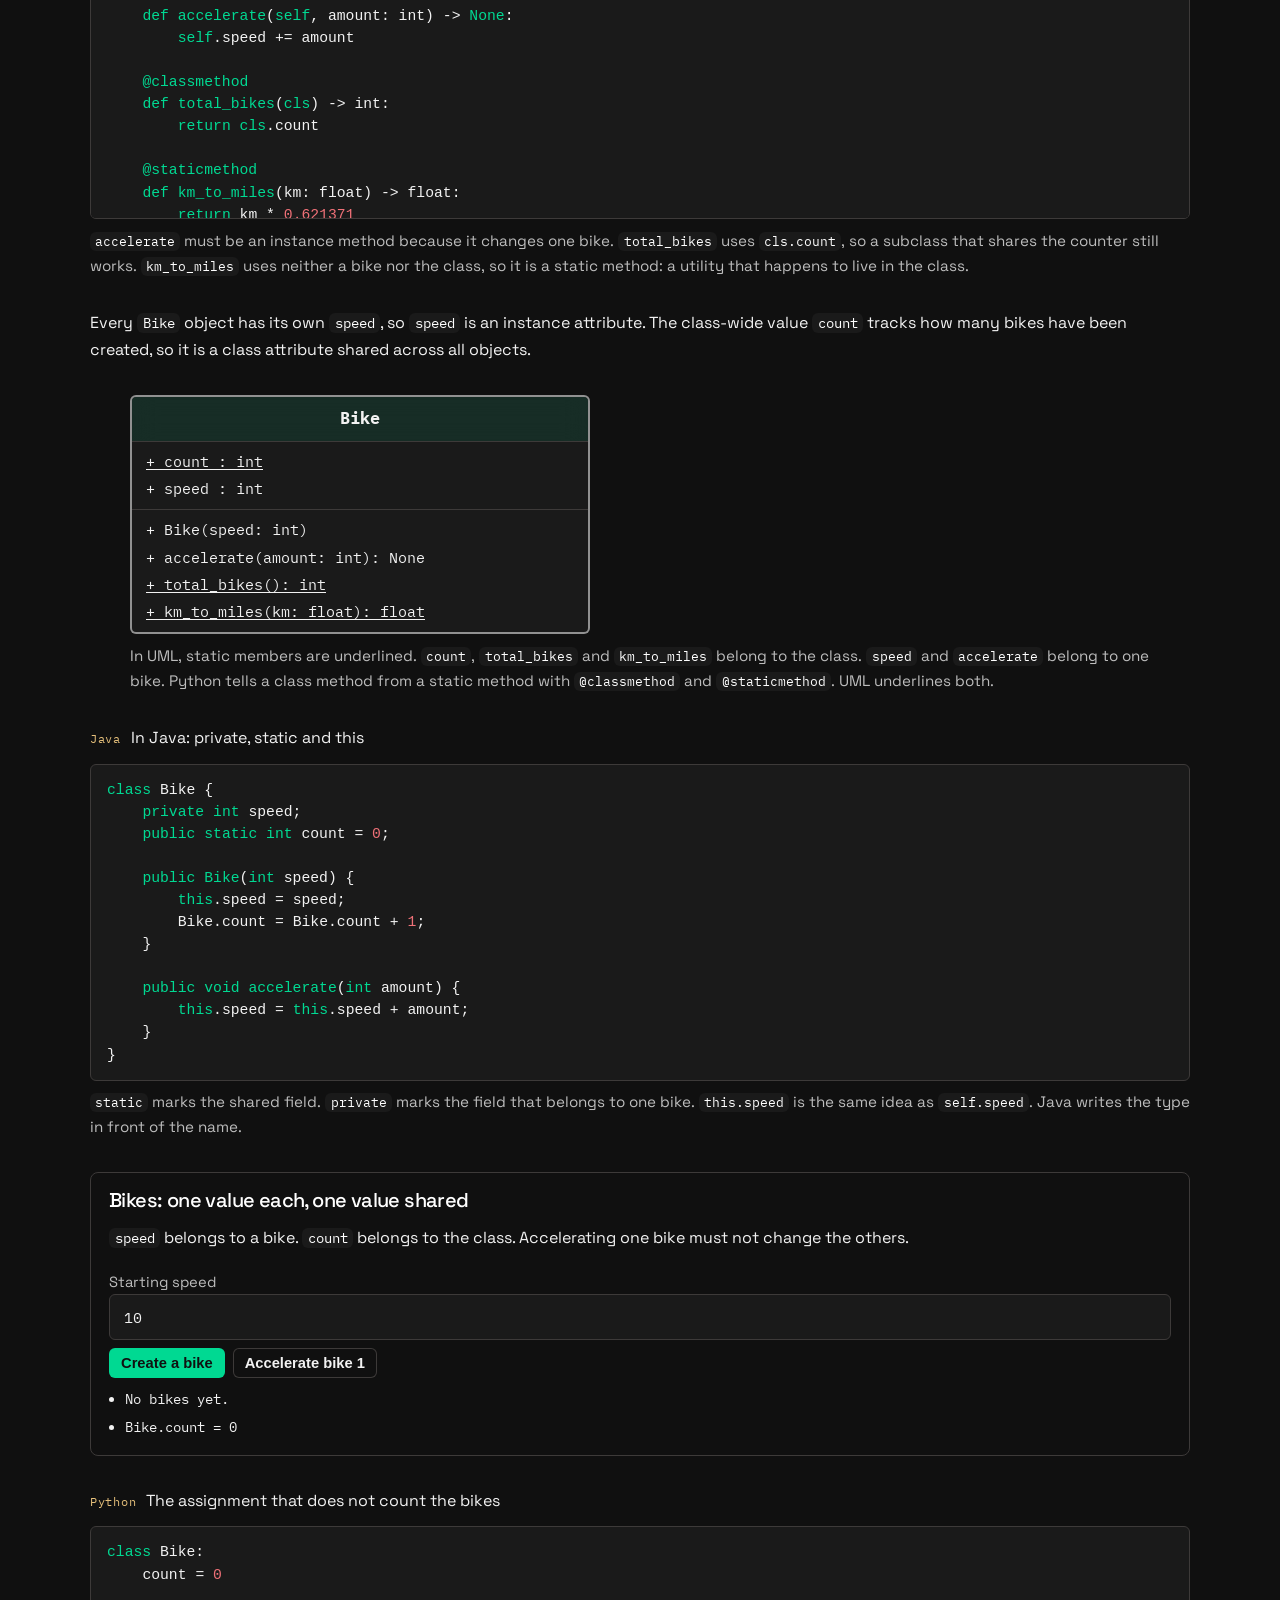
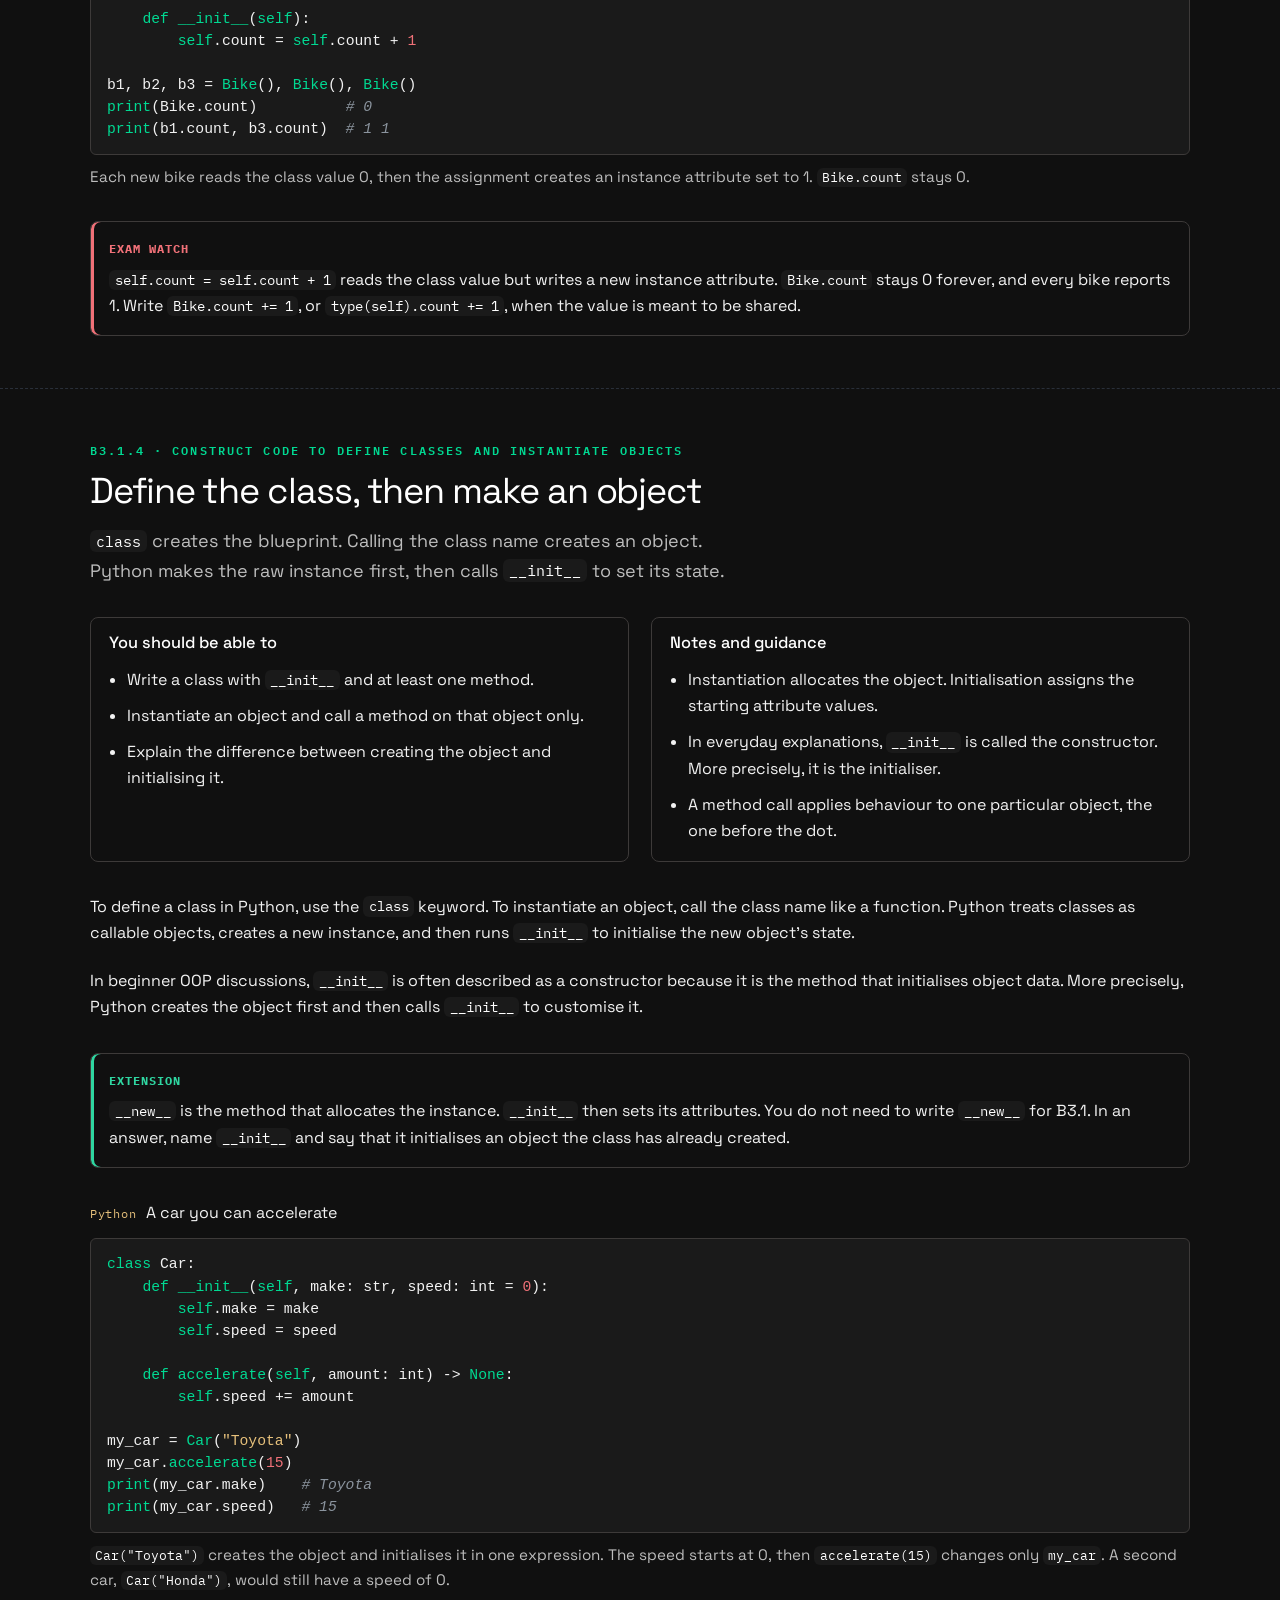
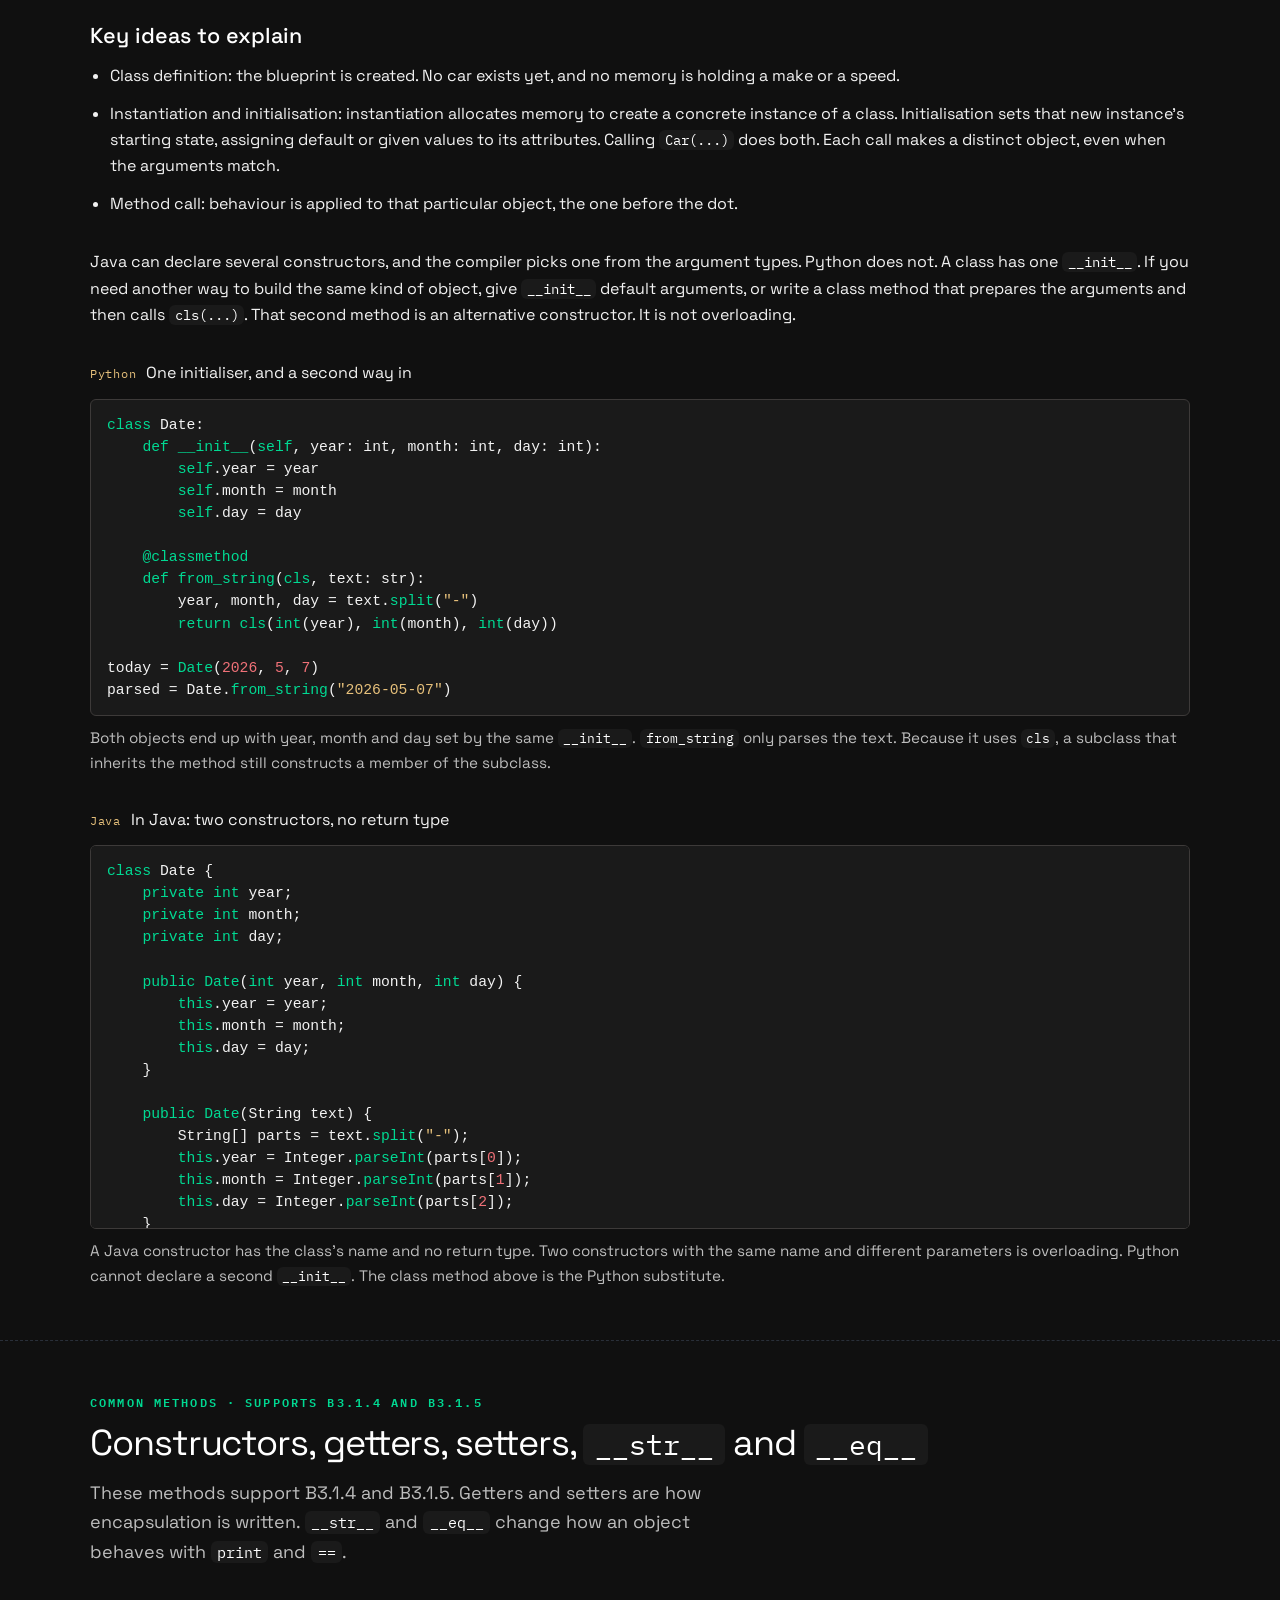
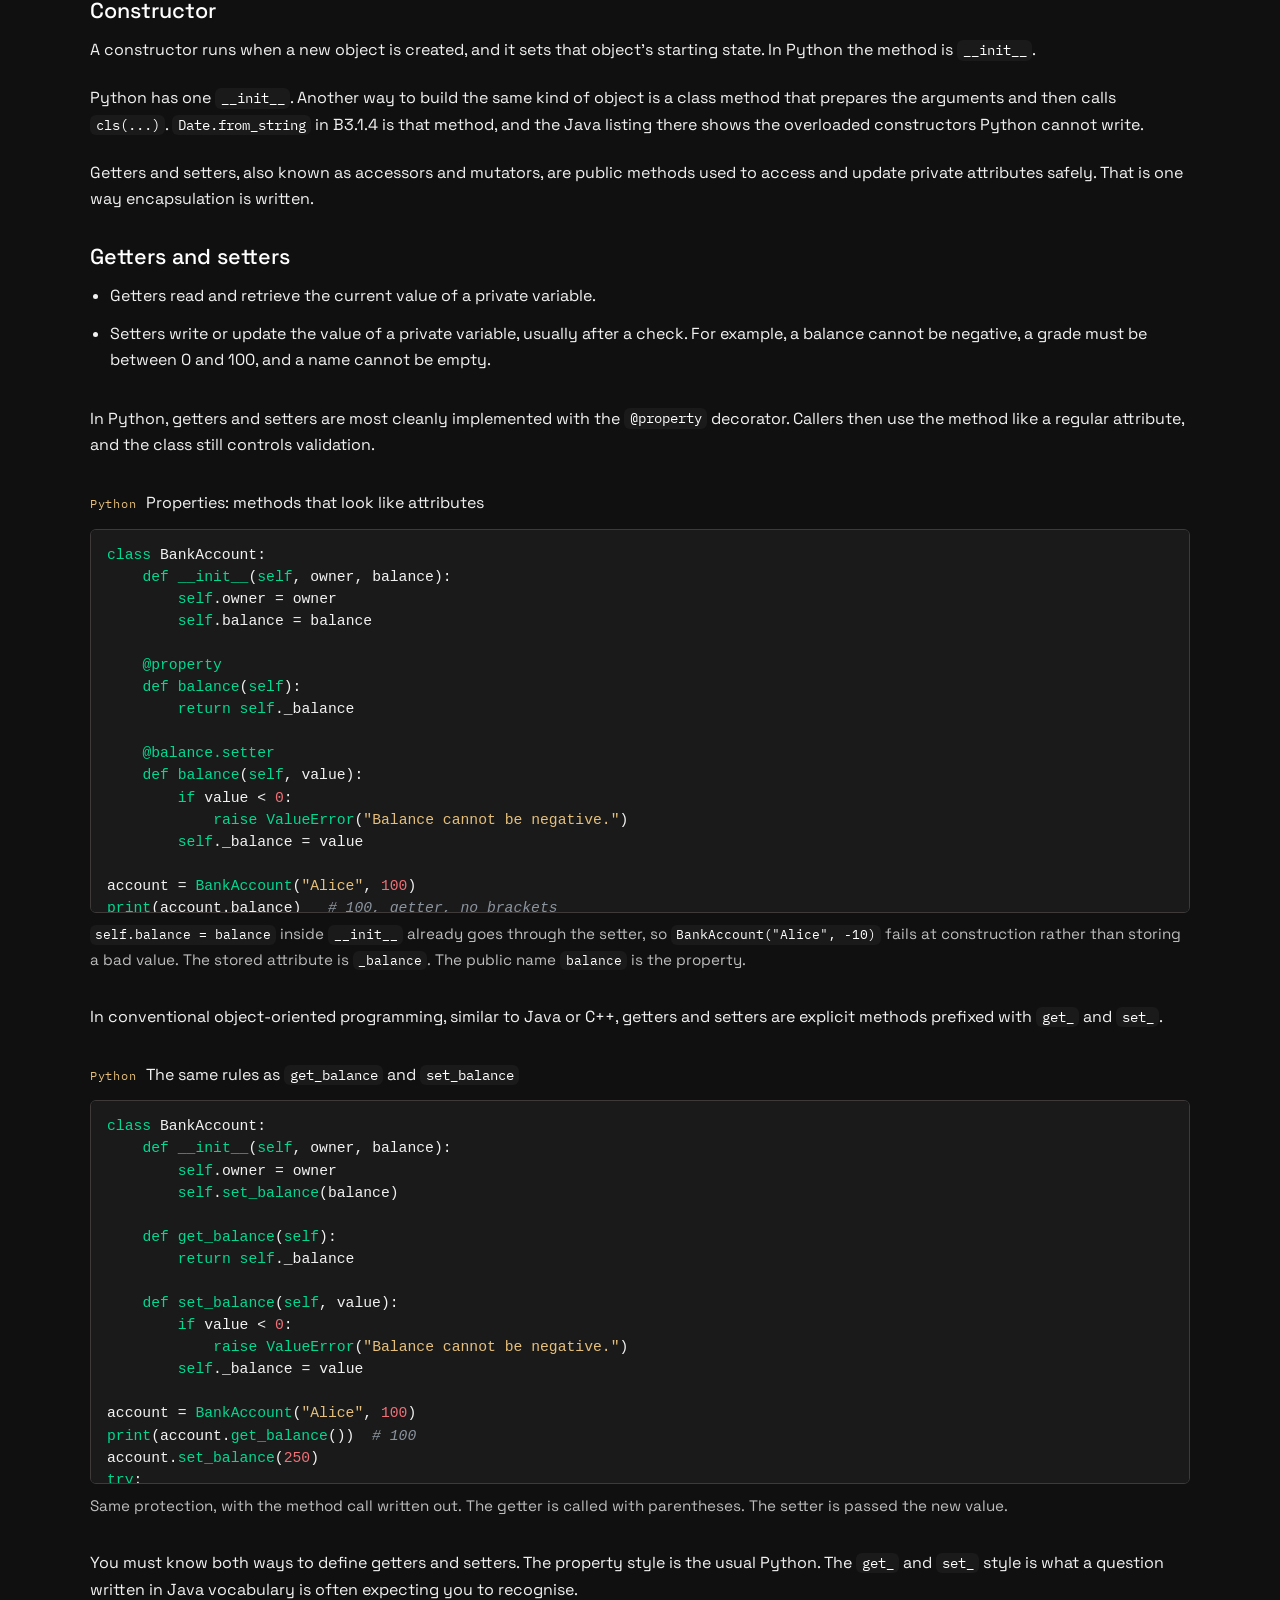
<file: b3-1-single-class.html>
<!DOCTYPE html>
<html lang="en">
<head>
  <meta charset="utf-8">
  <meta name="viewport" content="width=device-width, initial-scale=1">
  <title>B3.1 Fundamentals of OOP for a single class · IB Computer Science</title>
  <meta name="description" content="B3.1 for IB DP Computer Science, SL and HL. Classes, objects, UML, static and instance members, constructors, encapsulation and information hiding. Examples are Python 3, with short Java listings for the matching vocabulary.">
  <meta name="theme-color" content="#101010">
  <link rel="icon" type="image/png" sizes="32x32" href="favicon-32.png">
  <link rel="apple-touch-icon" href="apple-touch-icon.png">
  <meta name="apple-mobile-web-app-title" content="IB CS">
  <link rel="preconnect" href="https://fonts.googleapis.com">
  <link rel="preconnect" href="https://fonts.gstatic.com" crossorigin>
  <link href="https://fonts.googleapis.com/css2?family=IBM+Plex+Mono:wght@400;500;600&family=Space+Grotesk:wght@400;500;600;700&display=swap" rel="stylesheet">
  <link rel="stylesheet" href="css/styles.css">
</head>
<body>
  <a class="skip" href="#main">Skip to content</a>
  <header>
    <div class="wrap header-row">
      <a class="brand" href="index.html"><span class="mark">B3.1</span> Single class</a>
      <nav class="nav" aria-label="Lesson">
        <a href="index.html">All topics</a>
        <a href="b3-2-multiple-classes.html">B3.2</a>
      </nav>
    </div>
  </header>
  <main id="main">
    <div class="wrap" style="padding: 48px 0">
      <p>This lesson needs JavaScript.</p>
    </div>
  </main>
  <footer>
    <div class="wrap">
      <p>B3.1 for IB Diploma Programme Computer Science, first assessment 2027. Standard level and higher level. A class revision tool, not an official paper.</p>
      <p class="fine"><a href="index.html">All topics</a> · <a href="b3-2-multiple-classes.html">B3.2 Multiple classes (HL)</a> · Ticks are stored only in this browser. Clearing this browser, or opening the page on another computer, removes them.</p>
    </div>
  </footer>
  <script type="module">
    import { renderTopic } from "./js/lesson.js";
    import { topic } from "./js/b3-1.js";
    renderTopic(topic);
  </script>
</body>
</html>
</file>
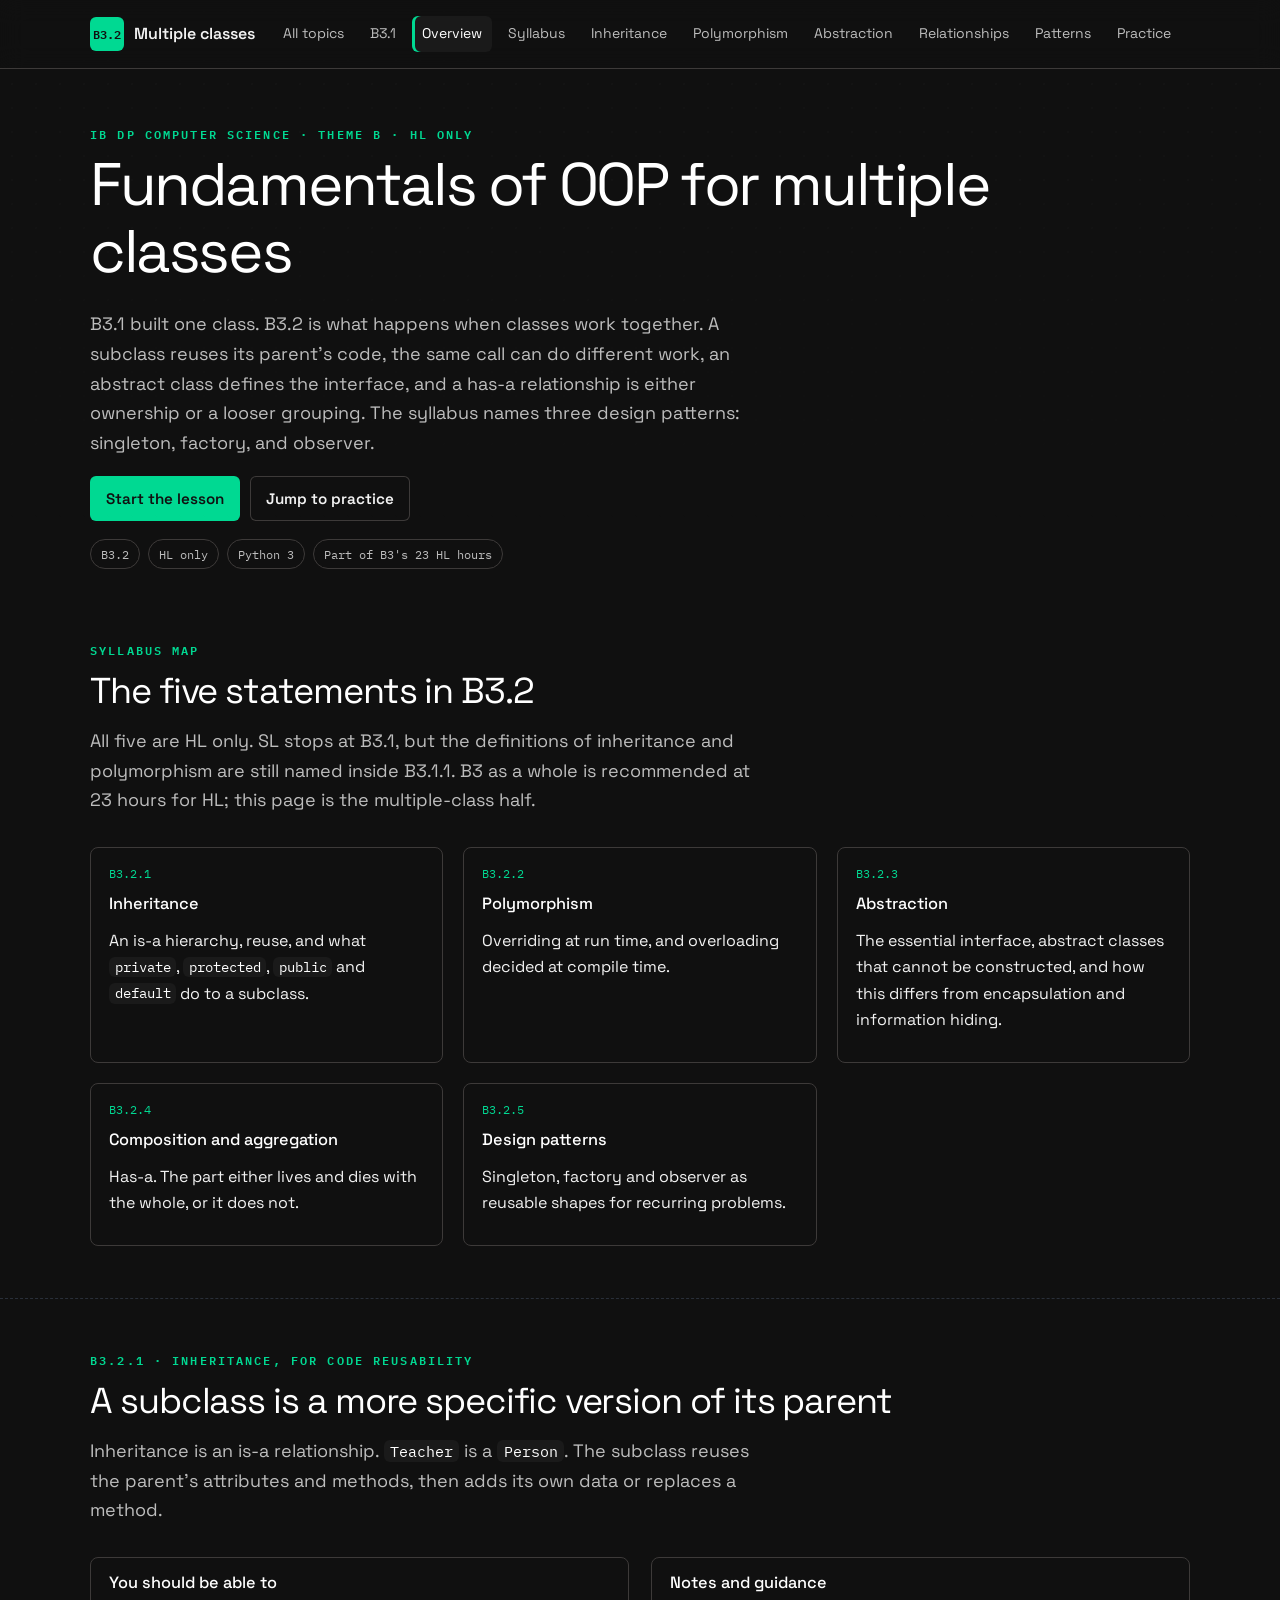
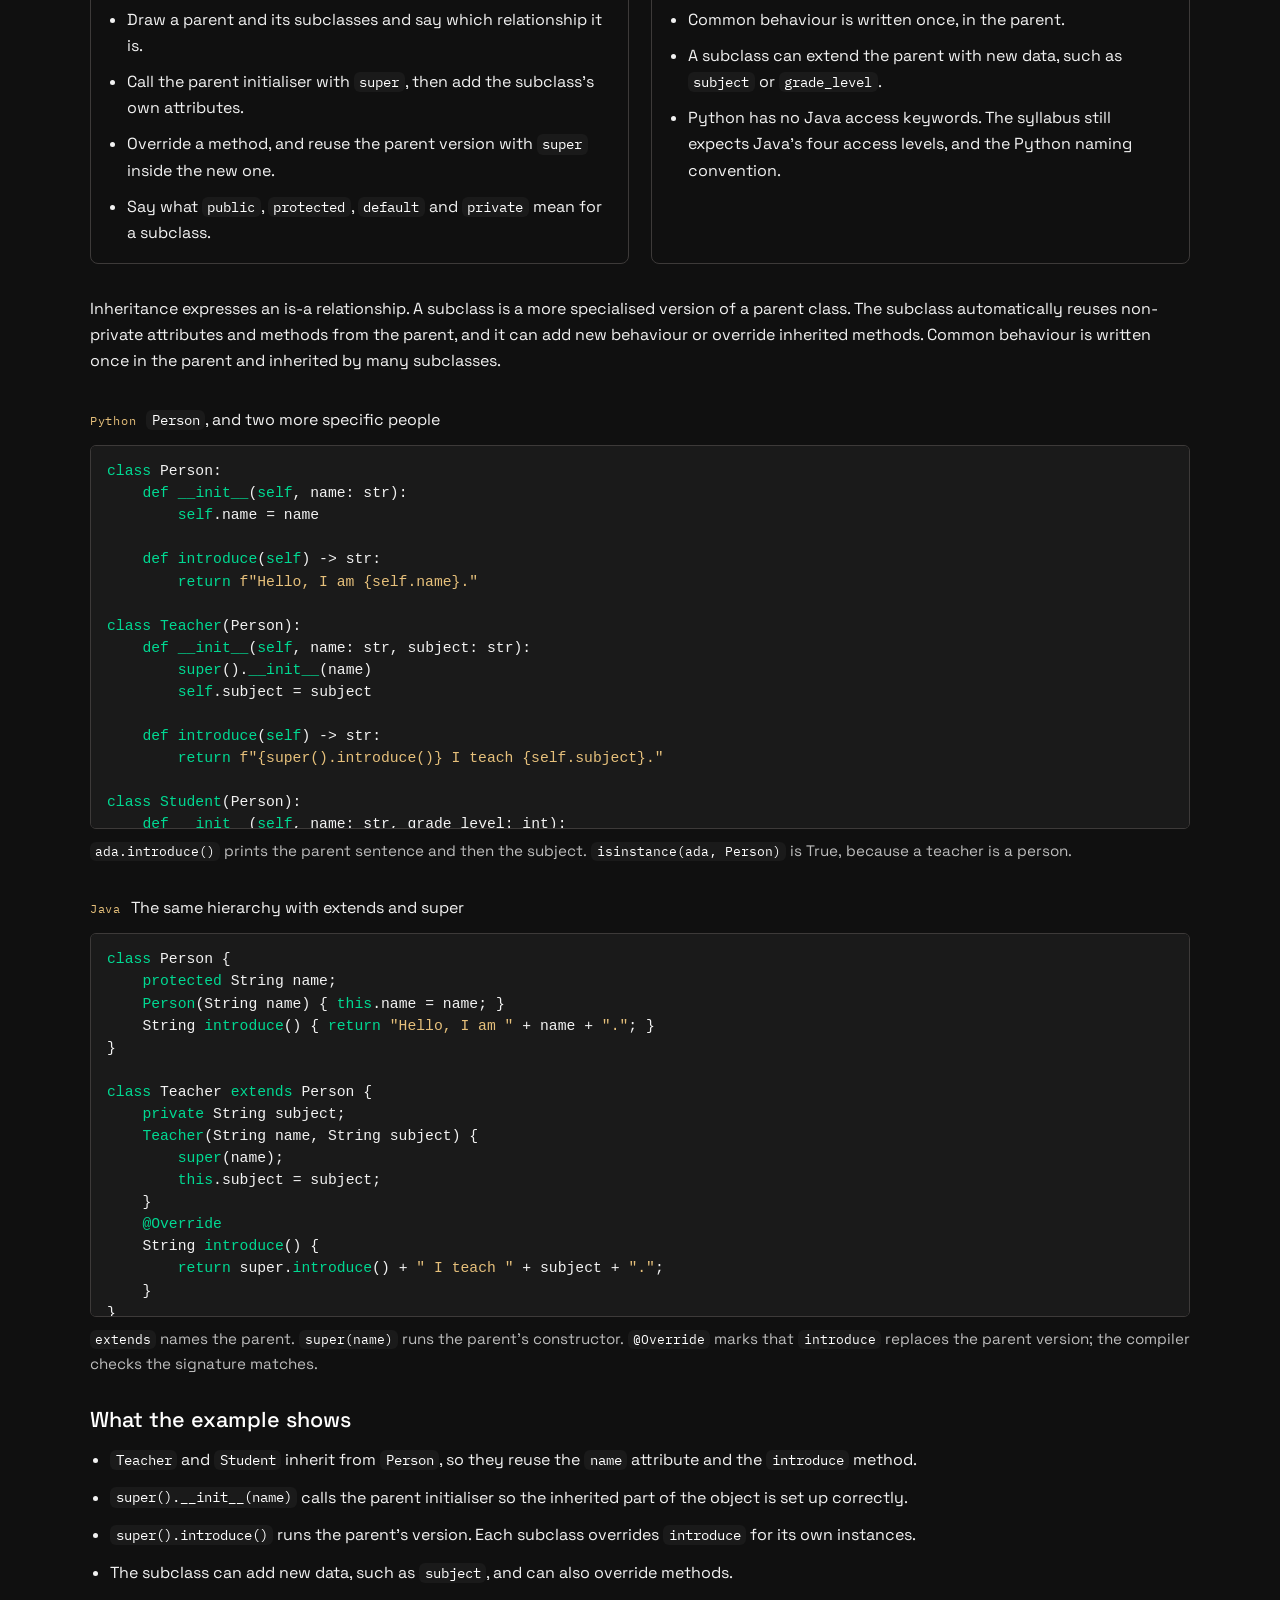
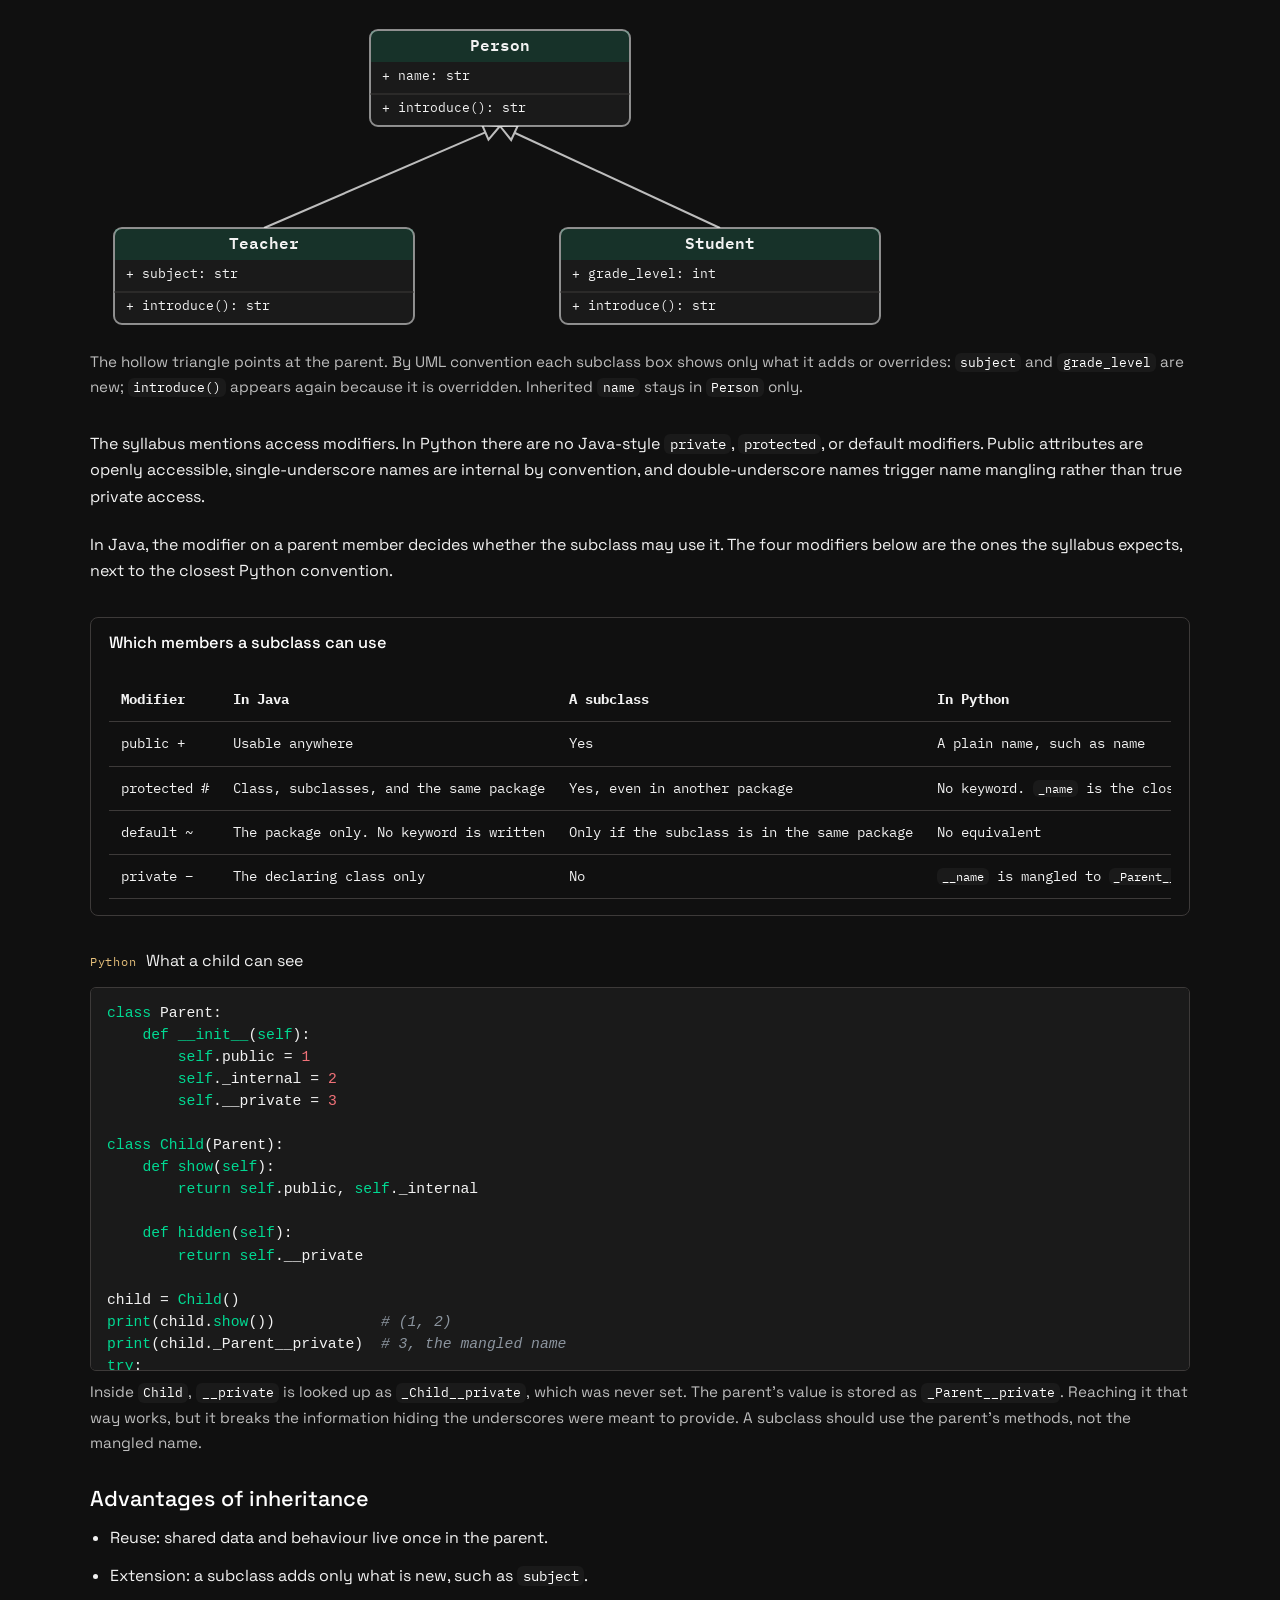
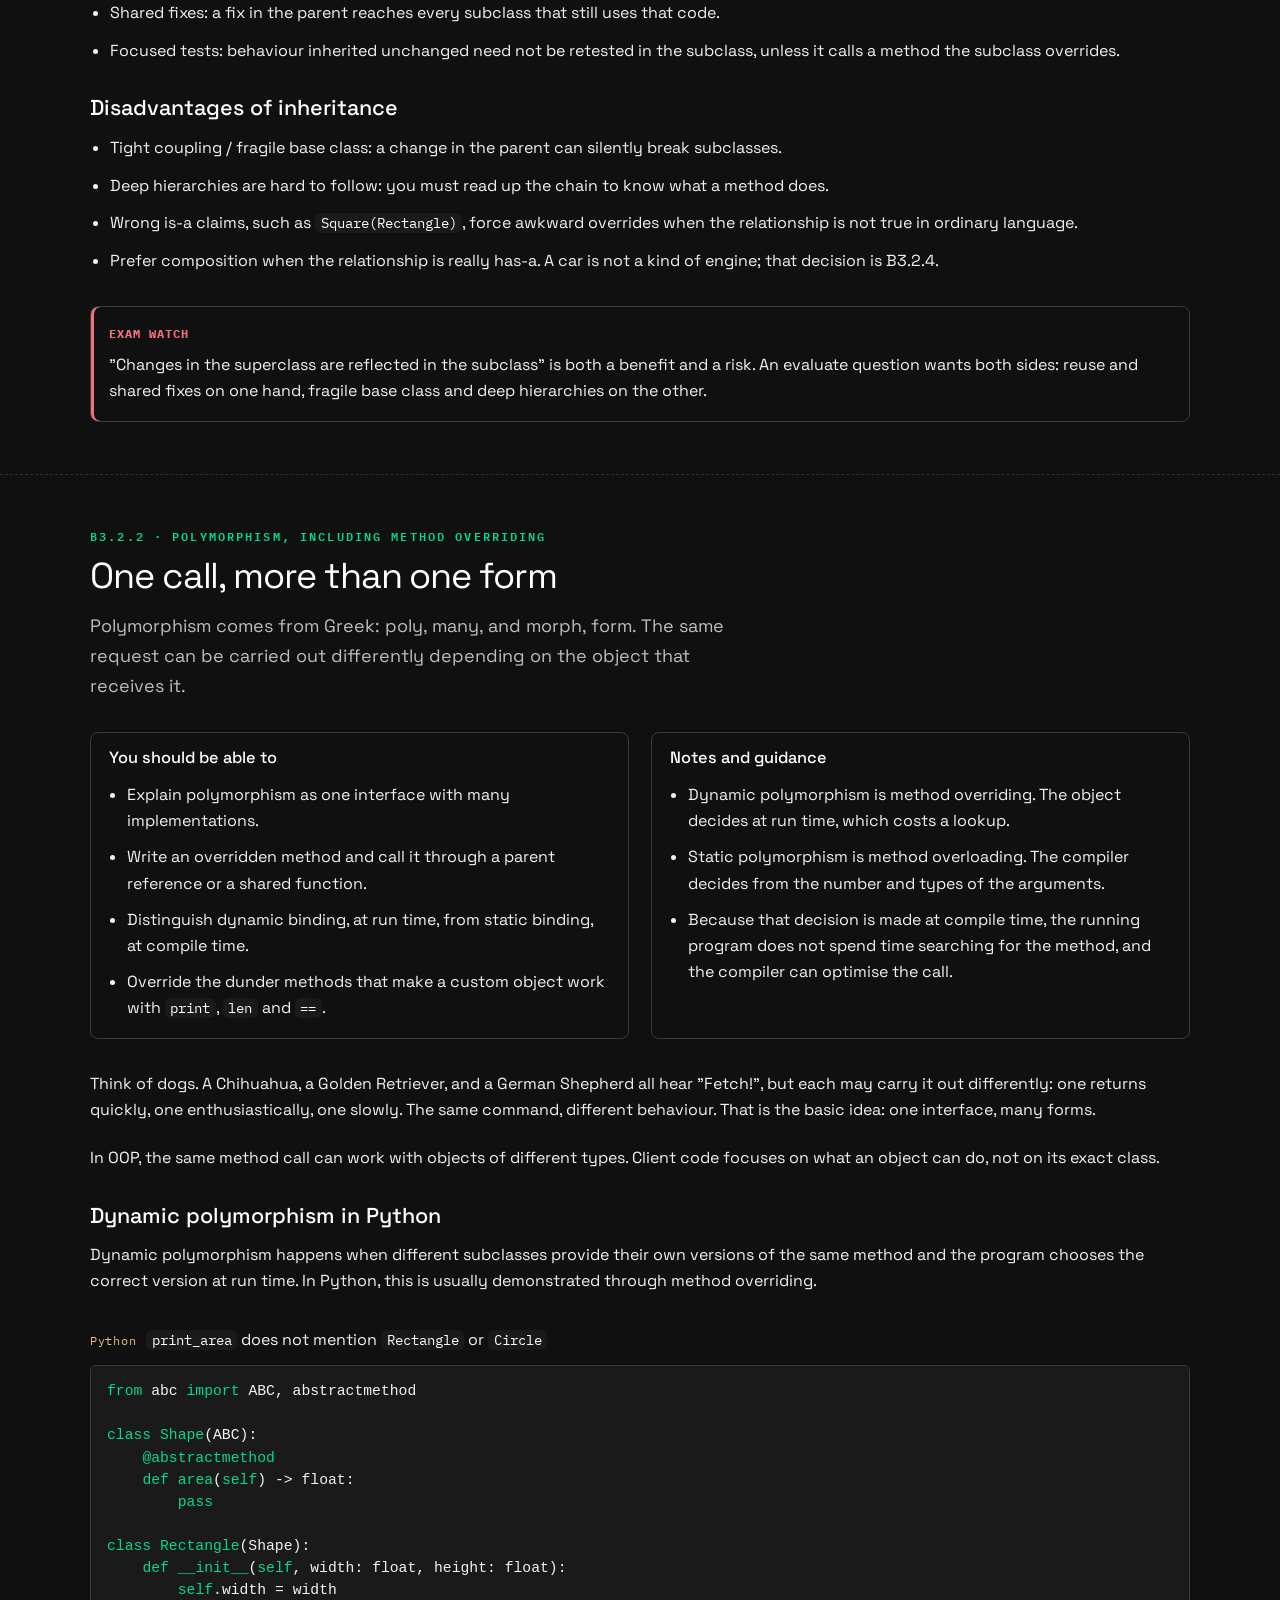
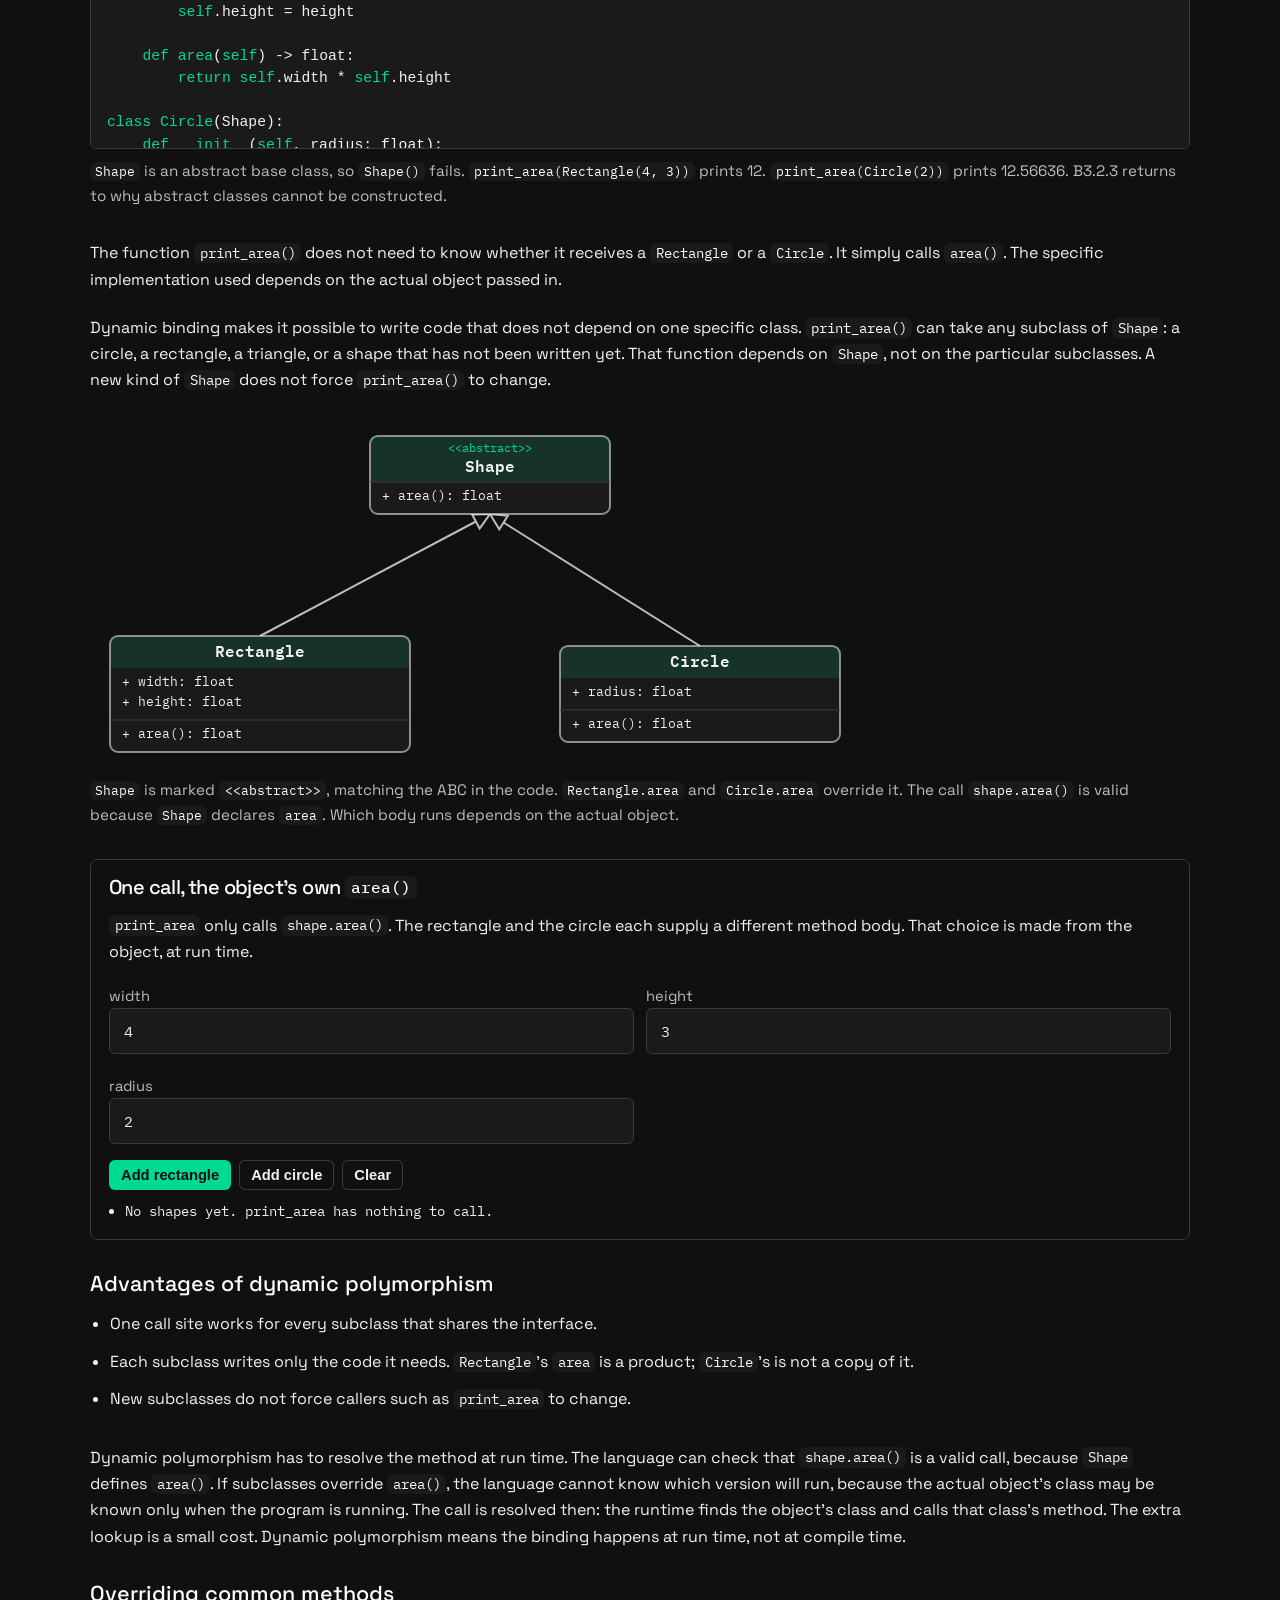
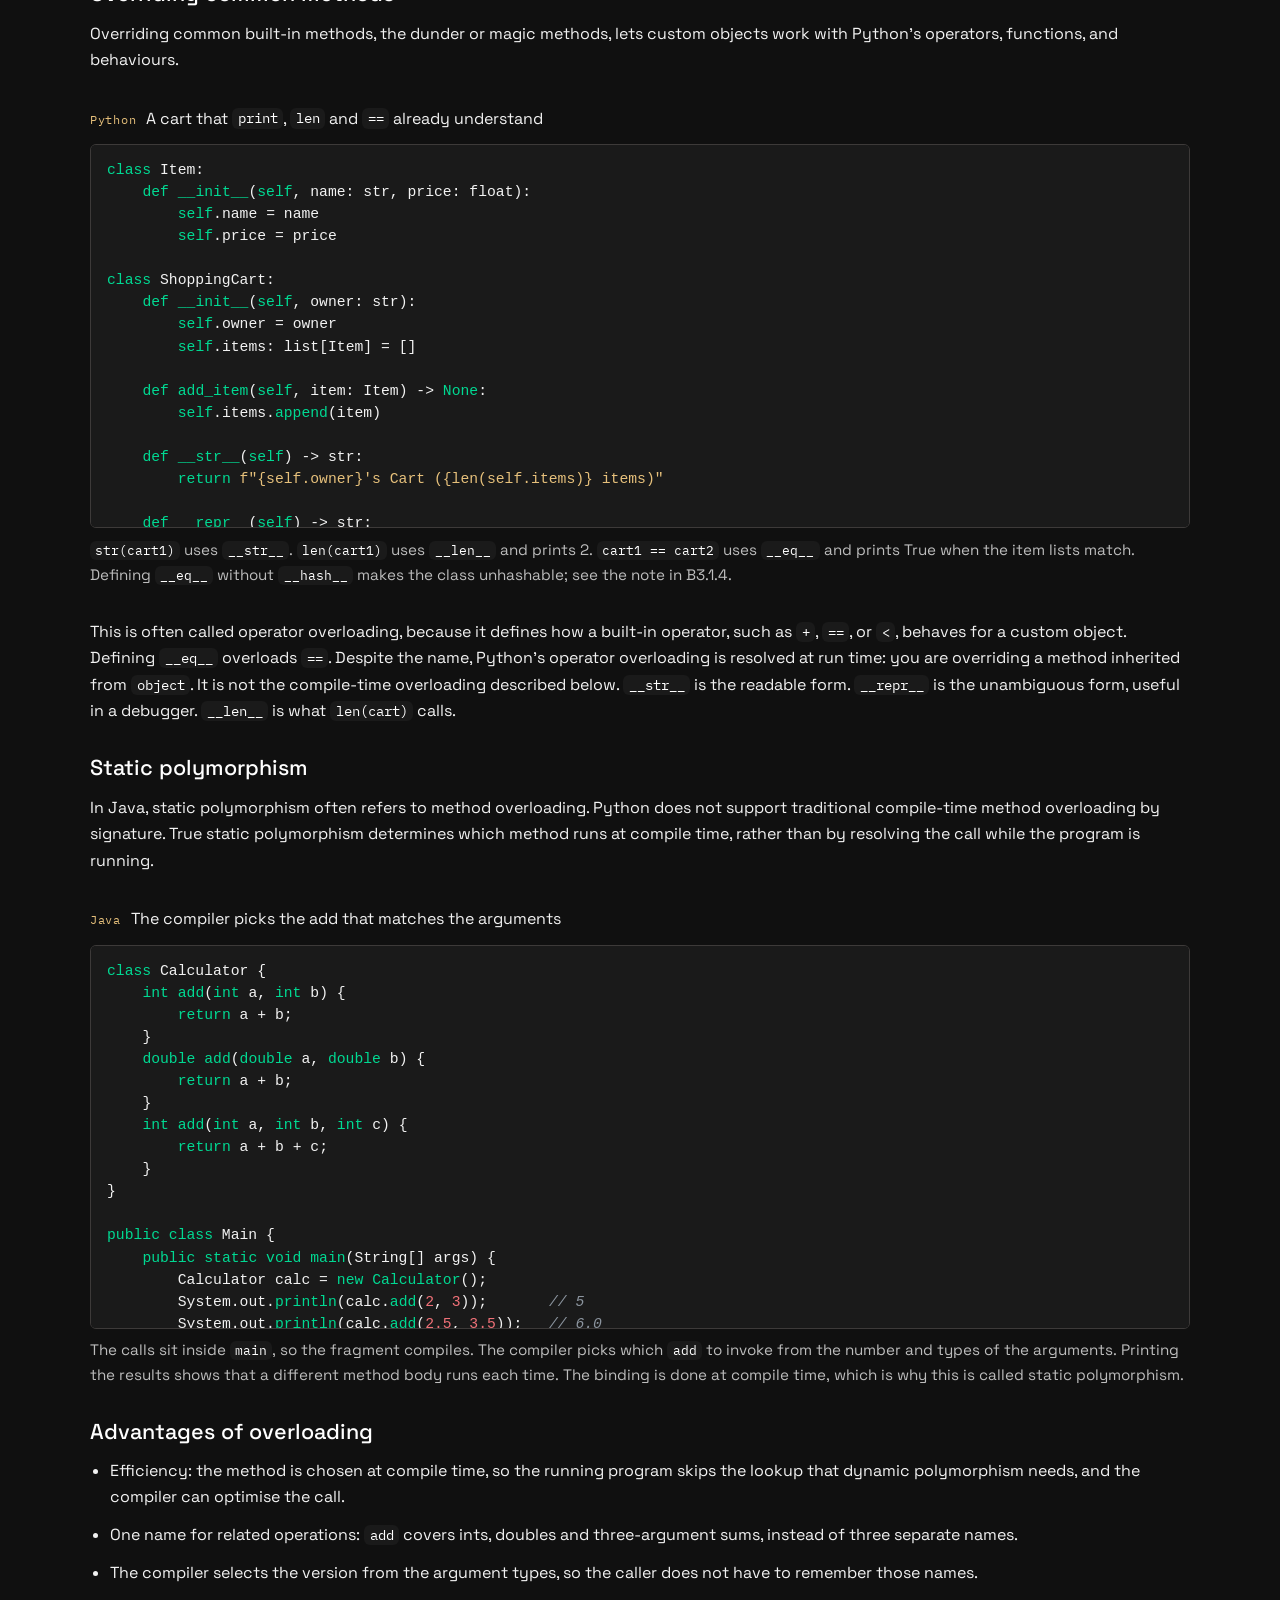
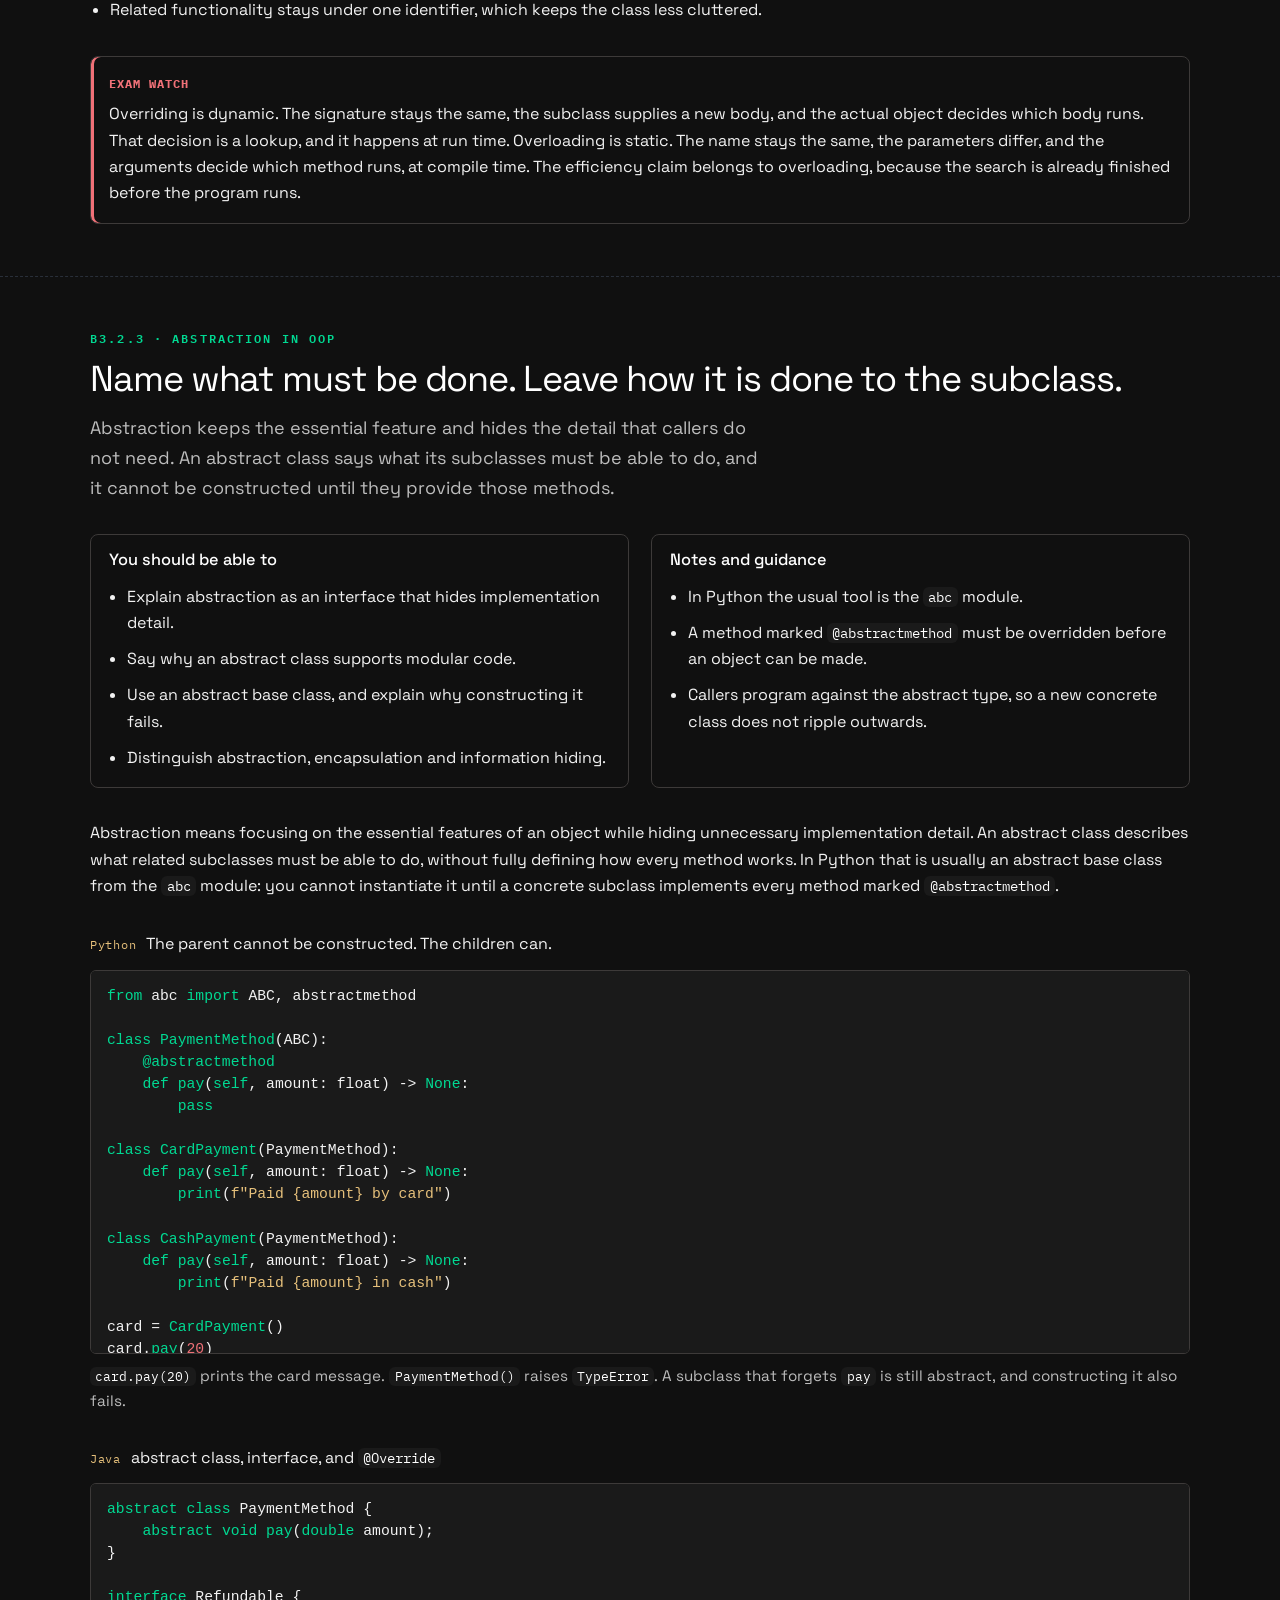
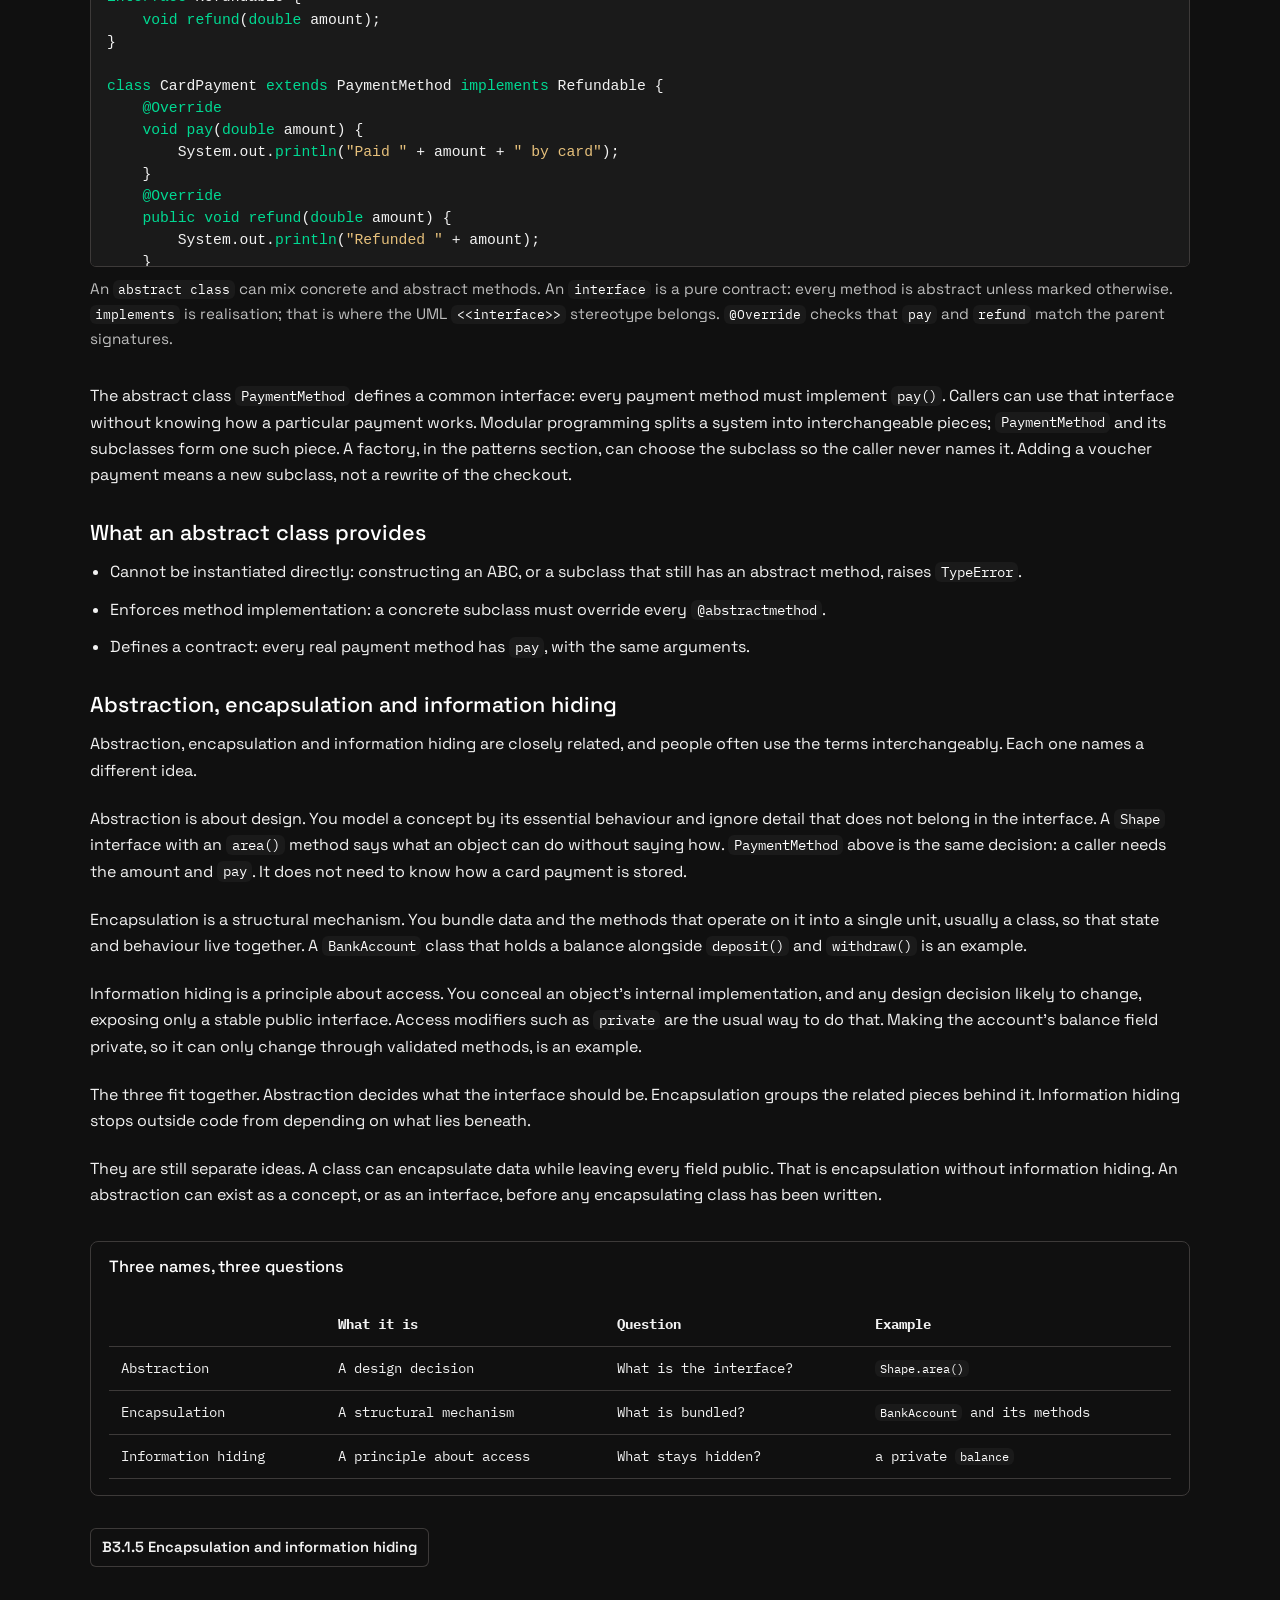
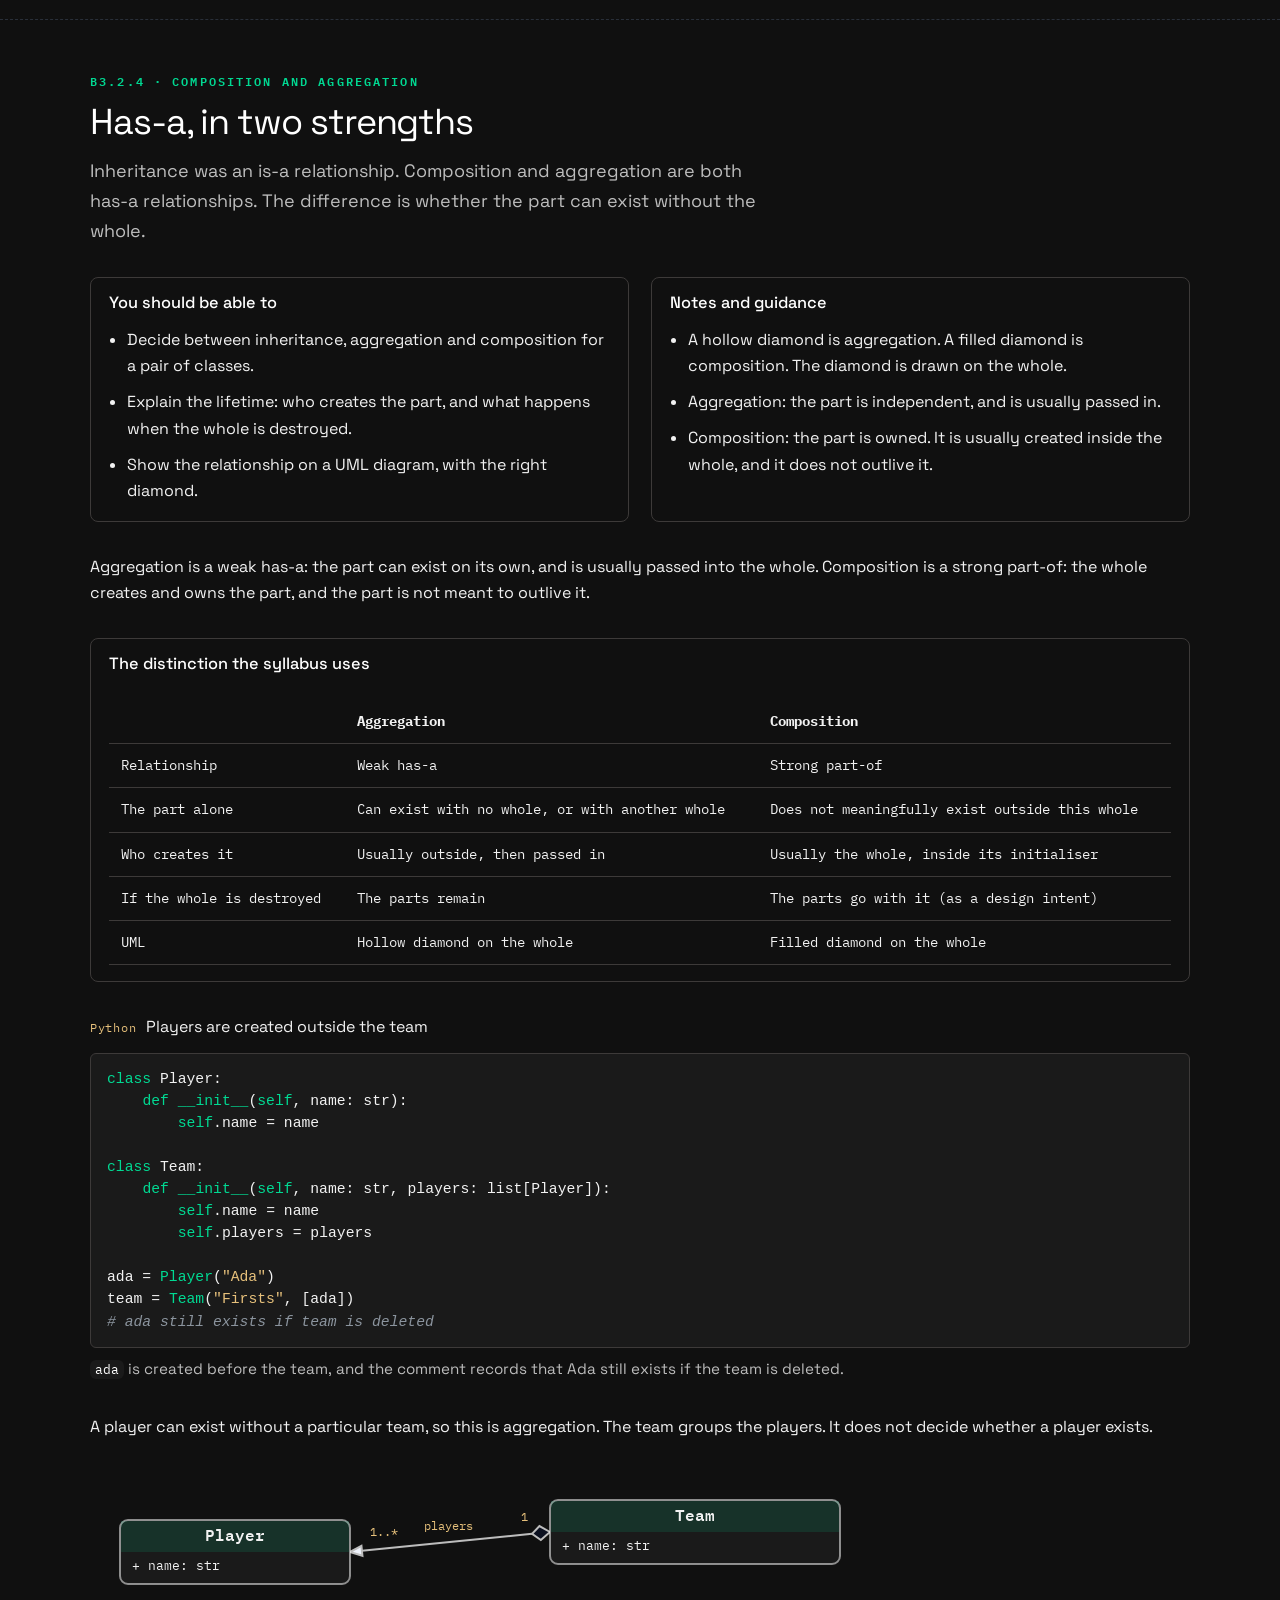
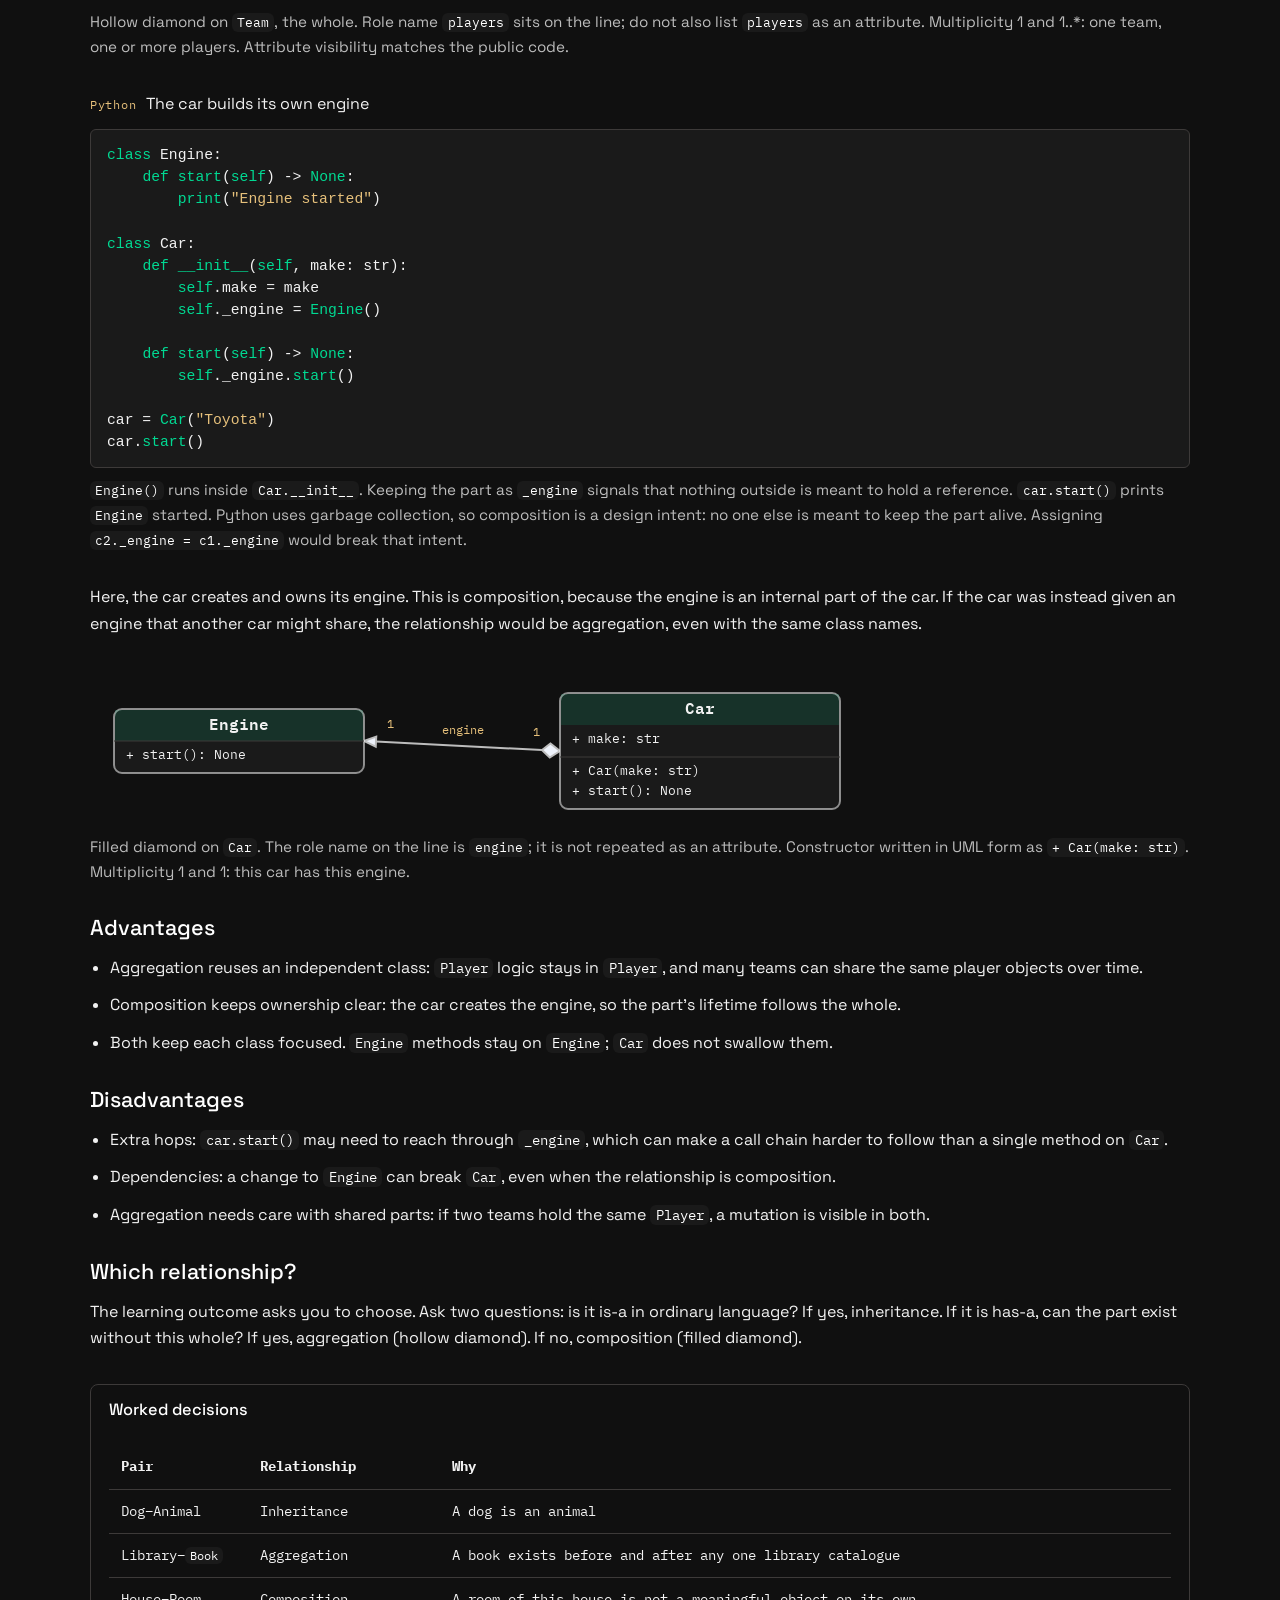
<file: b3-2-multiple-classes.html>
<!DOCTYPE html>
<html lang="en">
<head>
  <meta charset="utf-8">
  <meta name="viewport" content="width=device-width, initial-scale=1">
  <title>B3.2 Fundamentals of OOP for multiple classes · IB Computer Science</title>
  <meta name="description" content="B3.2 for IB DP Computer Science, HL only. Inheritance, polymorphism, abstraction, composition and aggregation, and the singleton, factory and observer patterns, in Python 3.">
  <meta name="theme-color" content="#101010">
  <link rel="icon" type="image/png" sizes="32x32" href="favicon-32.png">
  <link rel="apple-touch-icon" href="apple-touch-icon.png">
  <meta name="apple-mobile-web-app-title" content="IB CS">
  <link rel="preconnect" href="https://fonts.googleapis.com">
  <link rel="preconnect" href="https://fonts.gstatic.com" crossorigin>
  <link href="https://fonts.googleapis.com/css2?family=IBM+Plex+Mono:wght@400;500;600&family=Space+Grotesk:wght@400;500;600;700&display=swap" rel="stylesheet">
  <link rel="stylesheet" href="css/styles.css">
</head>
<body>
  <a class="skip" href="#main">Skip to content</a>
  <header>
    <div class="wrap header-row">
      <a class="brand" href="index.html"><span class="mark">B3.2</span> Multiple classes</a>
      <nav class="nav" aria-label="Lesson">
        <a href="index.html">All topics</a>
        <a href="b3-1-single-class.html">B3.1</a>
      </nav>
    </div>
  </header>
  <main id="main">
    <div class="wrap" style="padding: 48px 0">
      <p>This lesson needs JavaScript.</p>
    </div>
  </main>
  <footer>
    <div class="wrap">
      <p>B3.2 for IB Diploma Programme Computer Science, first assessment 2027. Higher level only. A class revision tool, not an official paper.</p>
      <p class="fine"><a href="index.html">All topics</a> · <a href="b3-1-single-class.html">B3.1 Single class</a> · Ticks are stored only in this browser.</p>
    </div>
  </footer>
  <script type="module">
    import { renderTopic } from "./js/lesson.js";
    import { topic } from "./js/b3-2.js";
    renderTopic(topic);
  </script>
</body>
</html>
</file>
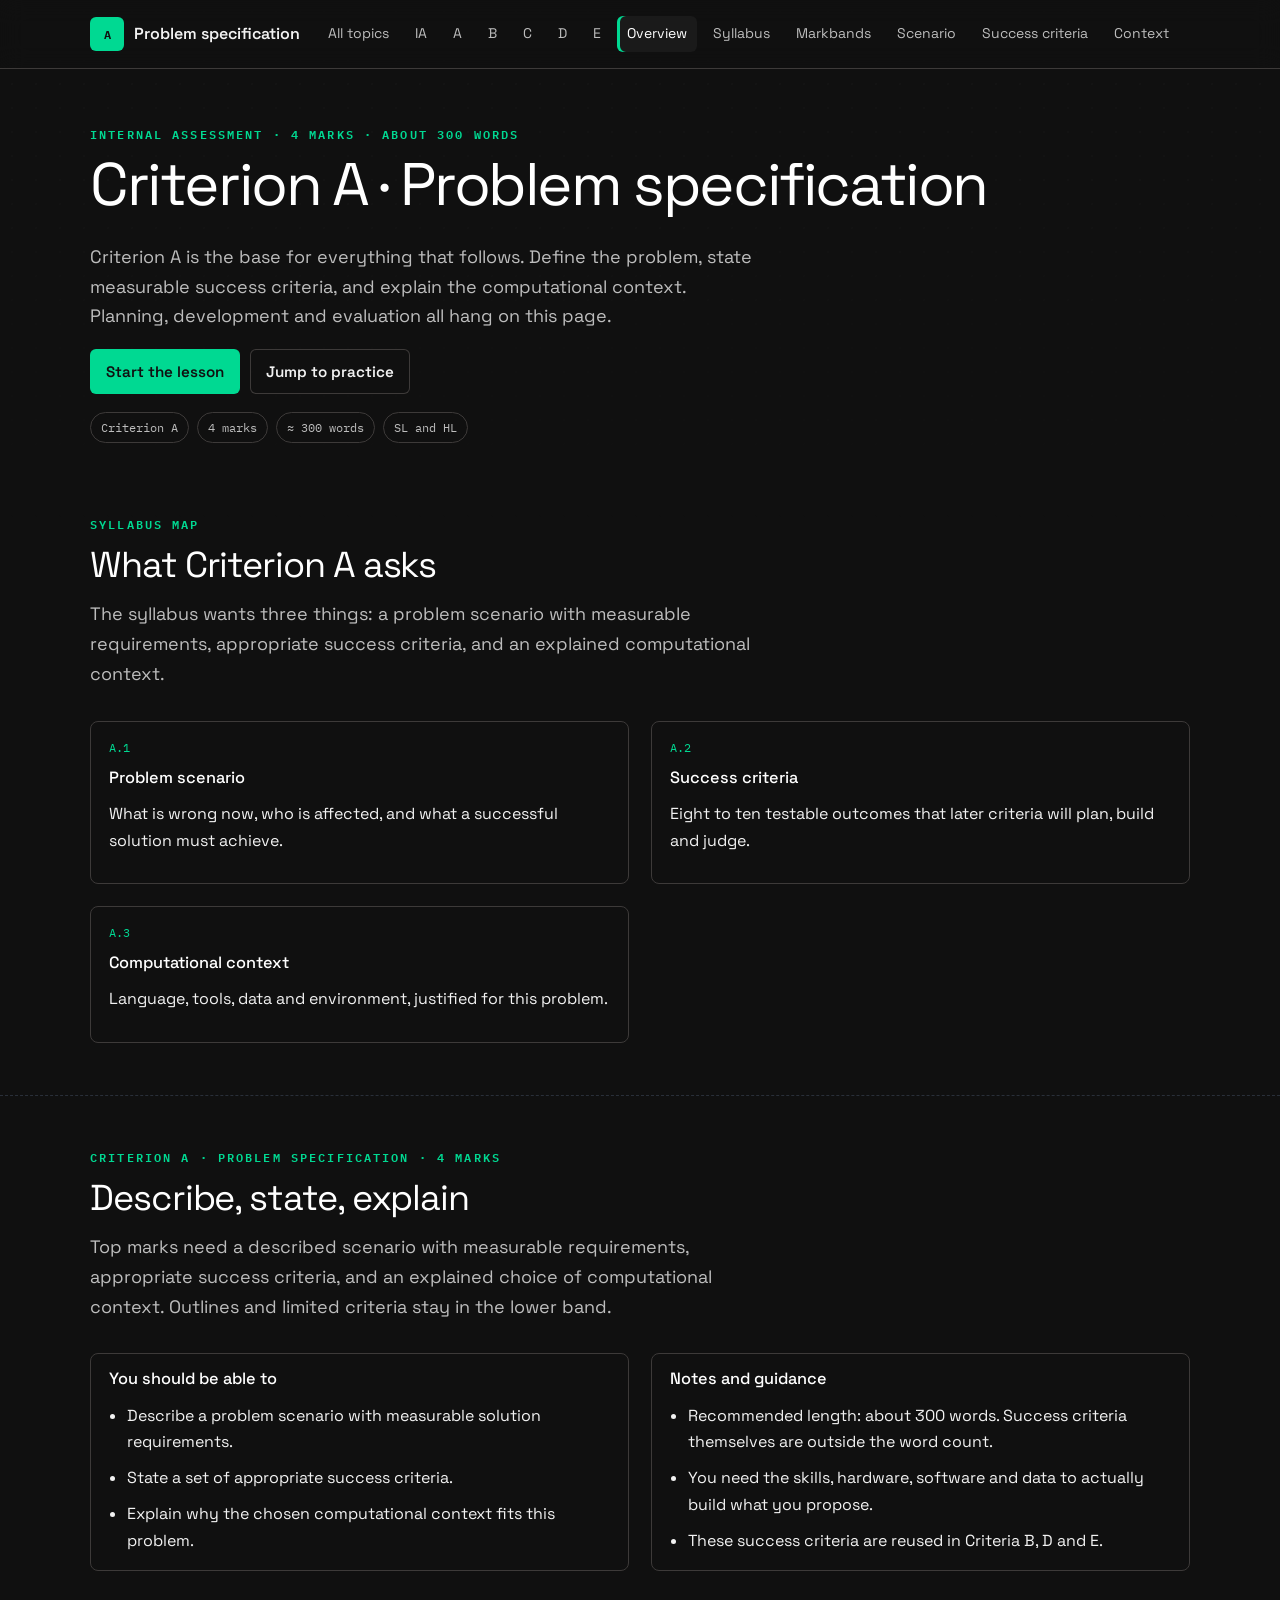
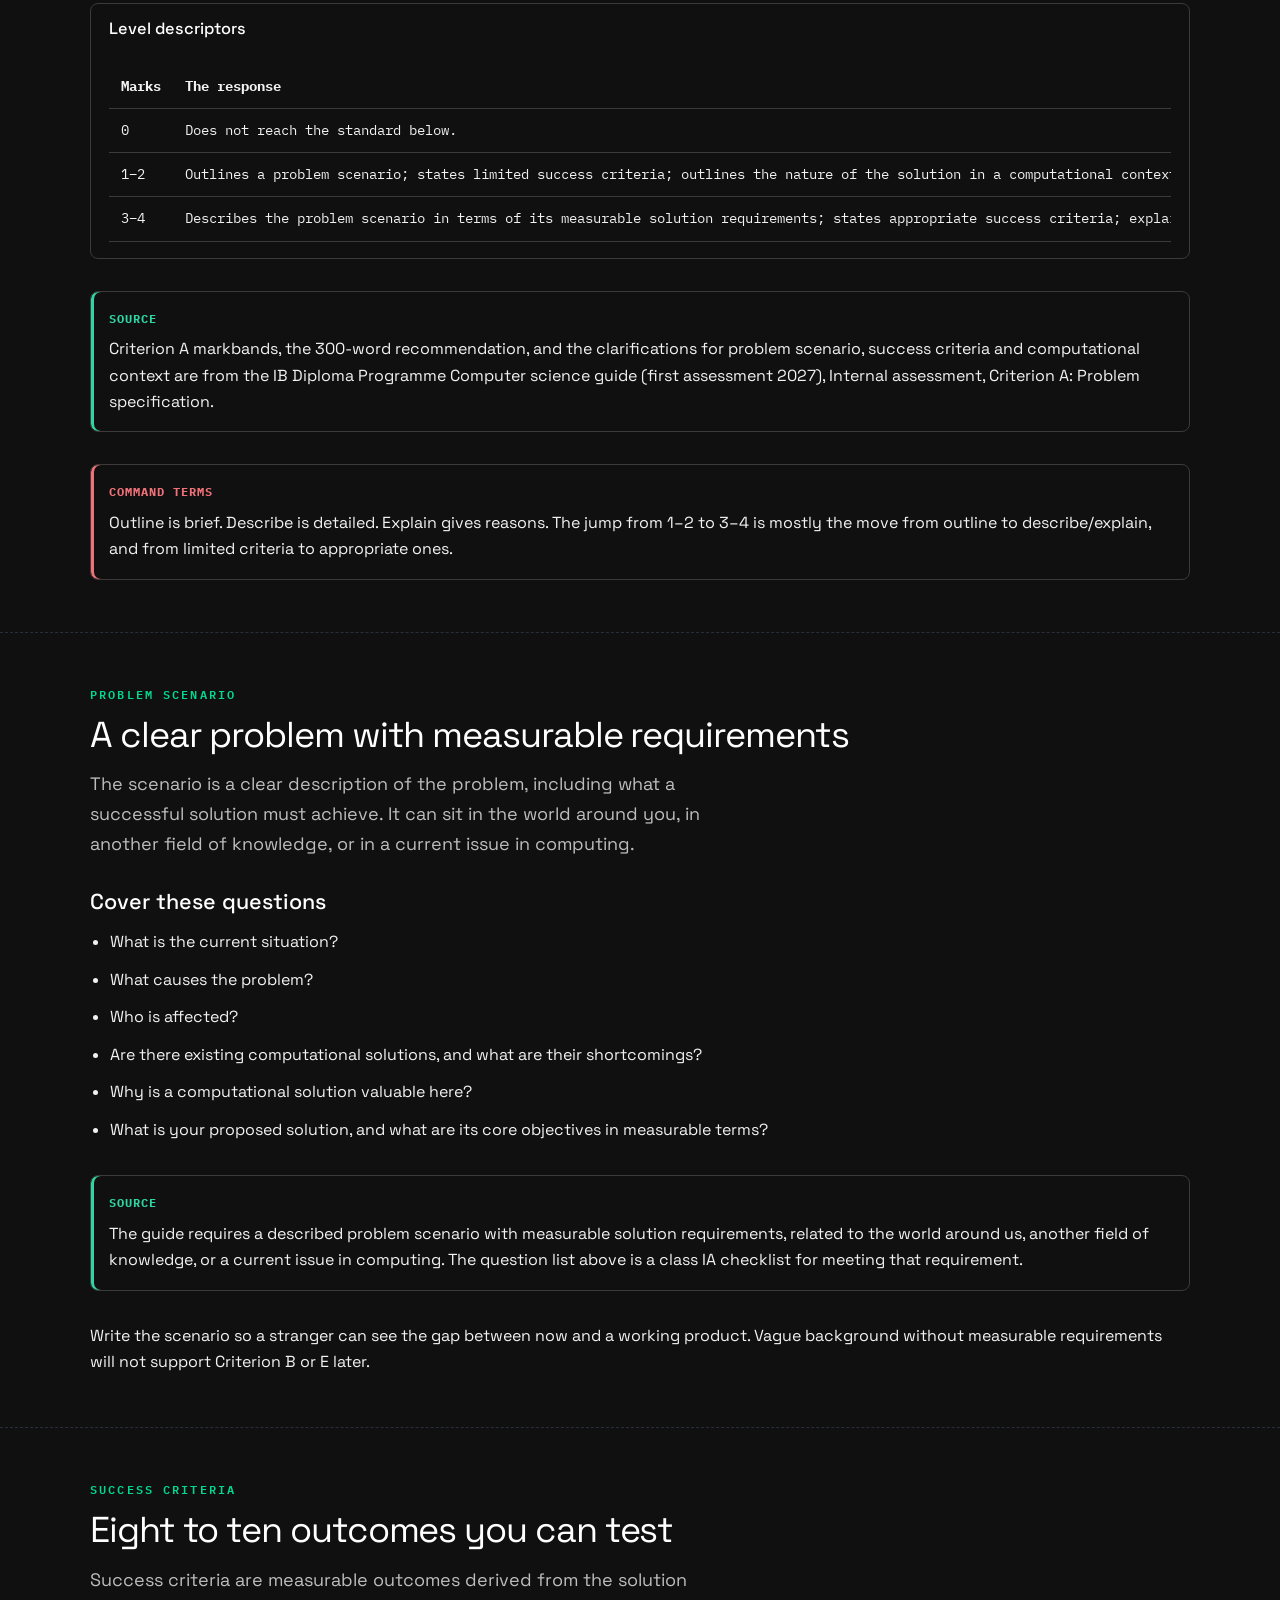
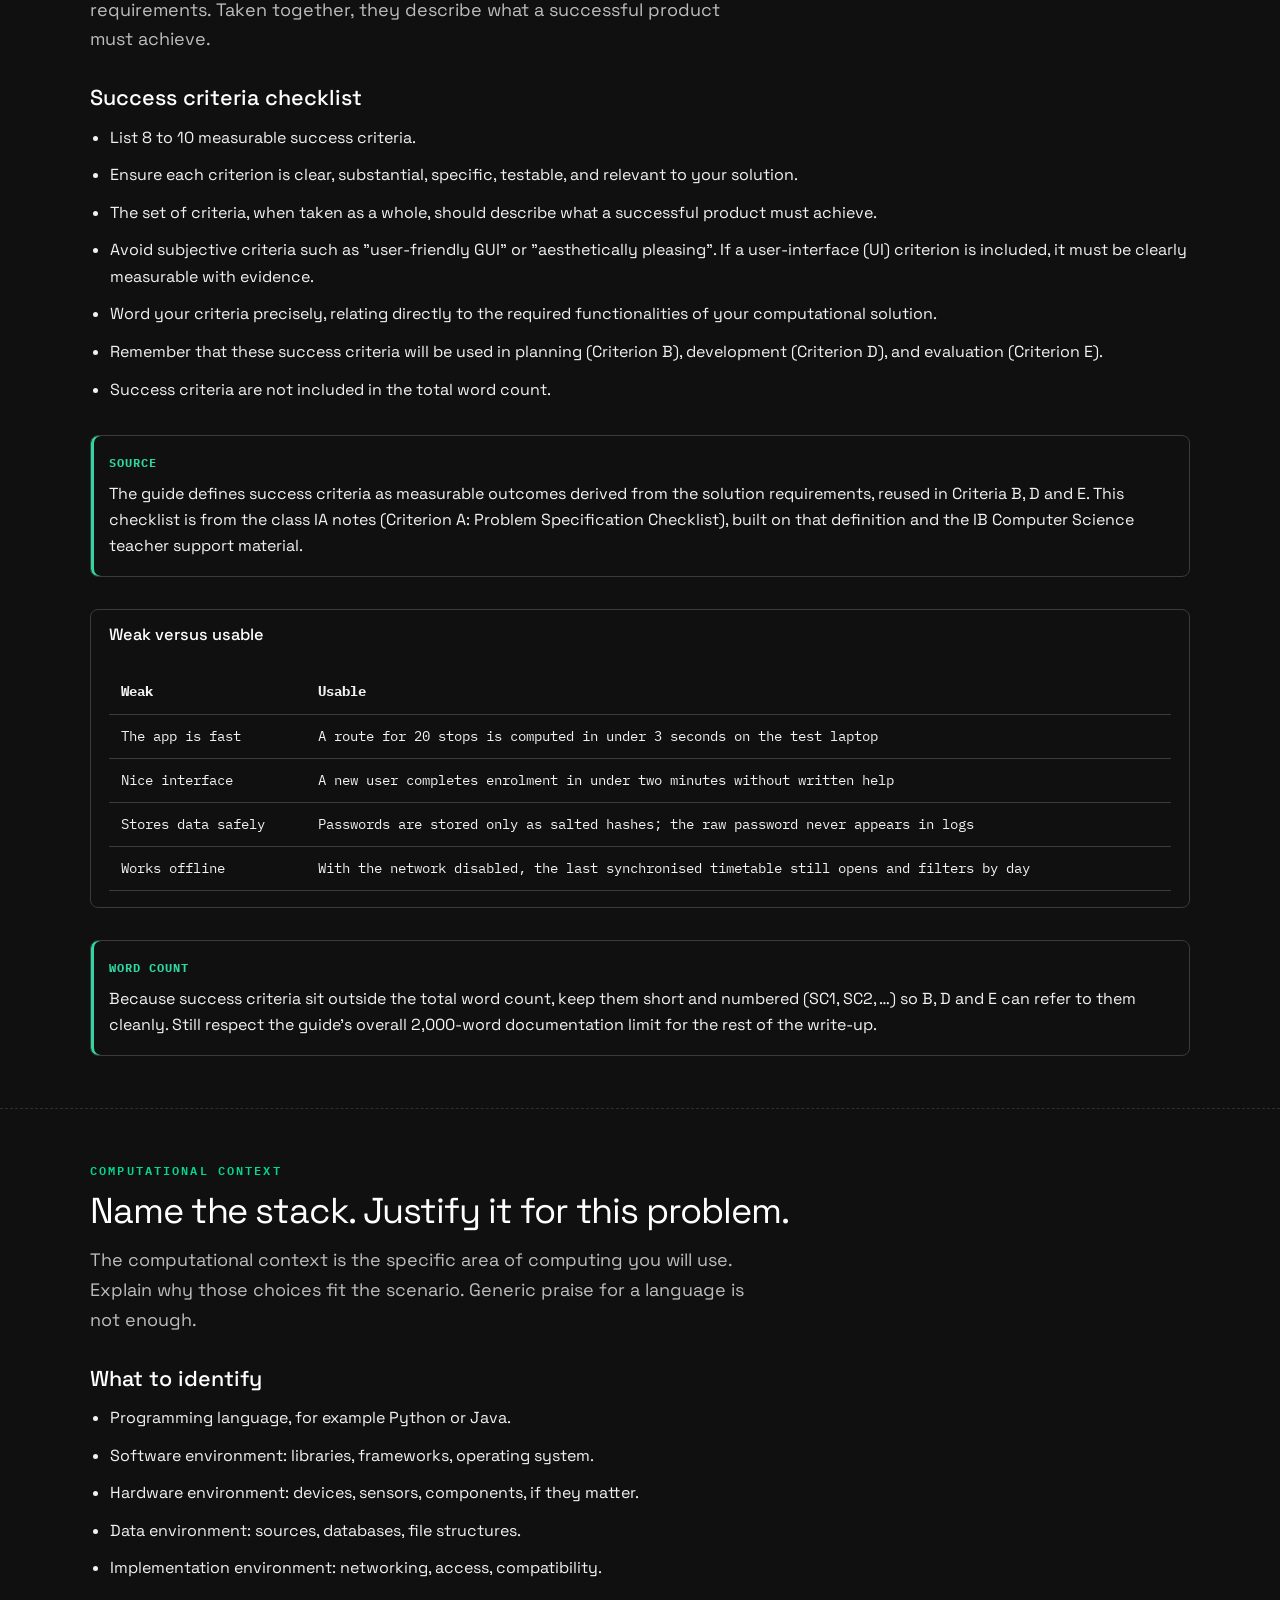
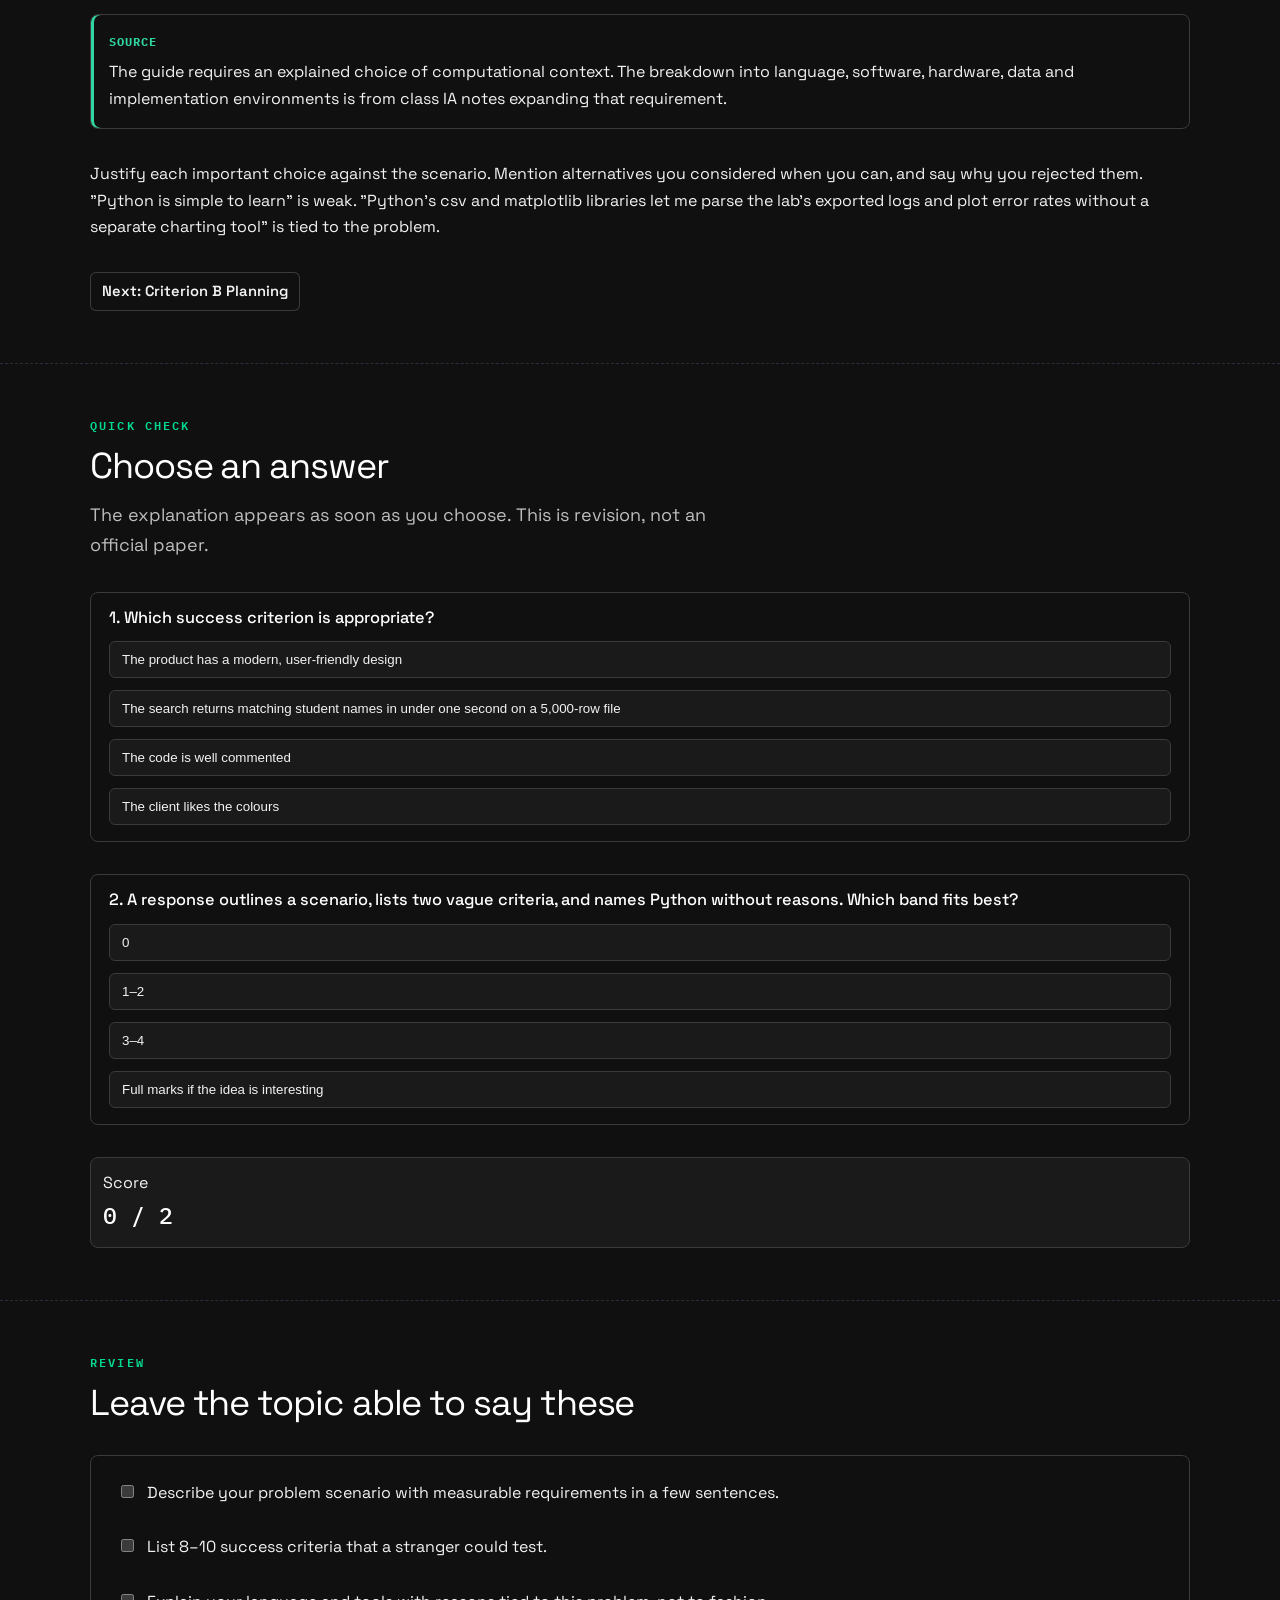
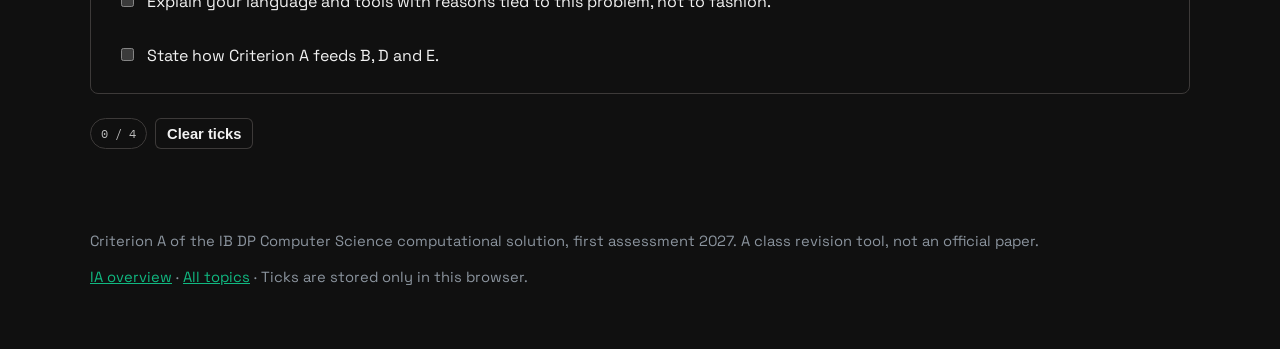
<file: ia-a-problem-specification.html>
<!DOCTYPE html>
<html lang="en">
<head>
  <meta charset="utf-8">
  <meta name="viewport" content="width=device-width, initial-scale=1">
  <title>Criterion A · Problem specification · IB Computer Science IA</title>
  <meta name="description" content="Criterion A for the IB DP Computer Science IA. Problem scenario, measurable success criteria and computational context.">
  <meta name="theme-color" content="#101010">
  <link rel="icon" type="image/png" sizes="32x32" href="favicon-32.png">
  <link rel="apple-touch-icon" href="apple-touch-icon.png">
  <meta name="apple-mobile-web-app-title" content="IB CS">
  <link rel="preconnect" href="https://fonts.googleapis.com">
  <link rel="preconnect" href="https://fonts.gstatic.com" crossorigin>
  <link href="https://fonts.googleapis.com/css2?family=IBM+Plex+Mono:wght@400;500;600&family=Space+Grotesk:wght@400;500;600;700&display=swap" rel="stylesheet">
  <link rel="stylesheet" href="css/styles.css">
</head>
<body>
  <a class="skip" href="#main">Skip to content</a>
  <header>
    <div class="wrap header-row">
      <a class="brand" href="ia-computational-solution.html"><span class="mark">A</span> Problem specification</a>
      <nav class="nav" aria-label="Lesson">
        <a href="index.html">All topics</a>
        <a href="ia-computational-solution.html">IA</a>
        <a href="ia-a-problem-specification.html">A</a>
        <a href="ia-b-planning.html">B</a>
        <a href="ia-c-system-overview.html">C</a>
        <a href="ia-d-development.html">D</a>
        <a href="ia-e-evaluation.html">E</a>
      </nav>
    </div>
  </header>
  <main id="main">
    <div class="wrap" style="padding: 48px 0">
      <p>This lesson needs JavaScript.</p>
    </div>
  </main>
  <footer>
    <div class="wrap">
      <p>Criterion A of the IB DP Computer Science computational solution, first assessment 2027. A class revision tool, not an official paper.</p>
      <p class="fine"><a href="ia-computational-solution.html">IA overview</a> · <a href="index.html">All topics</a> · Ticks are stored only in this browser.</p>
    </div>
  </footer>
  <script type="module">
    import { renderTopic } from "./js/lesson.js";
    import { topic } from "./js/ia-a.js";
    renderTopic(topic);
  </script>
</body>
</html>
</file>
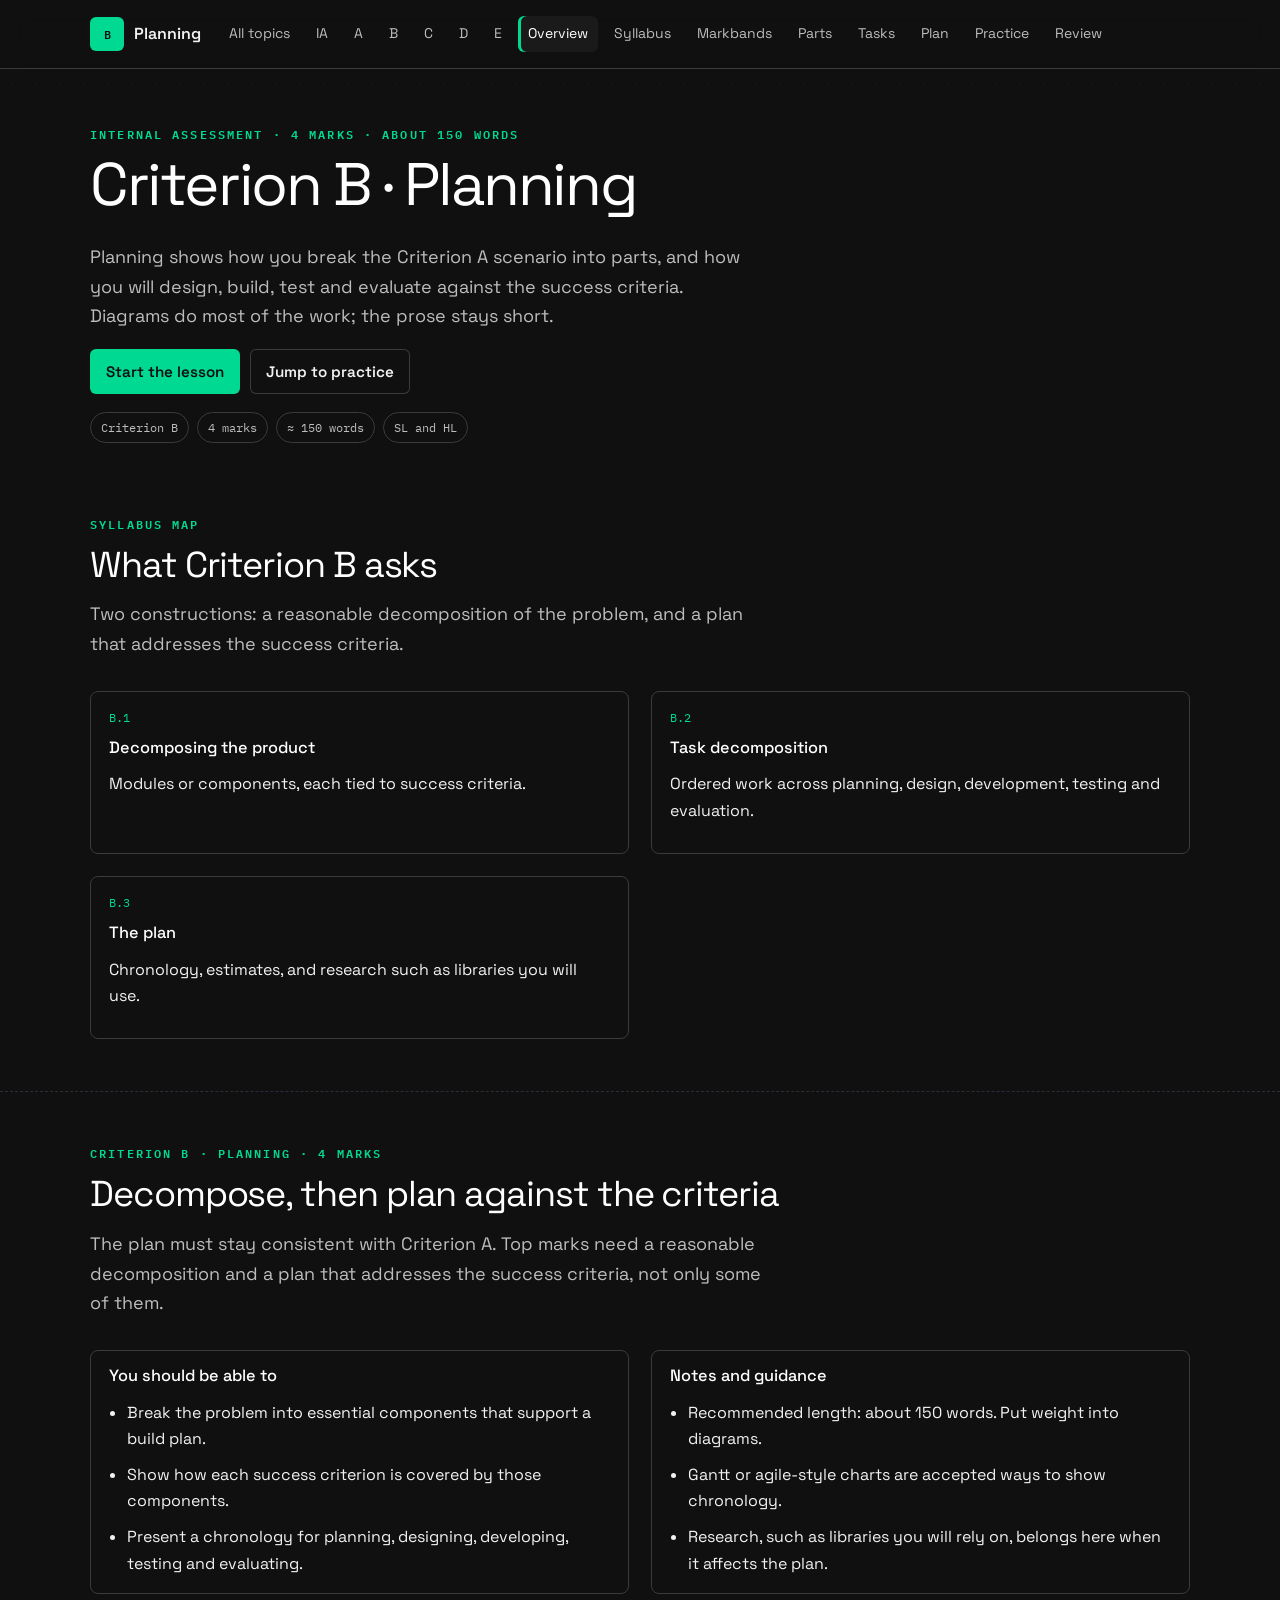
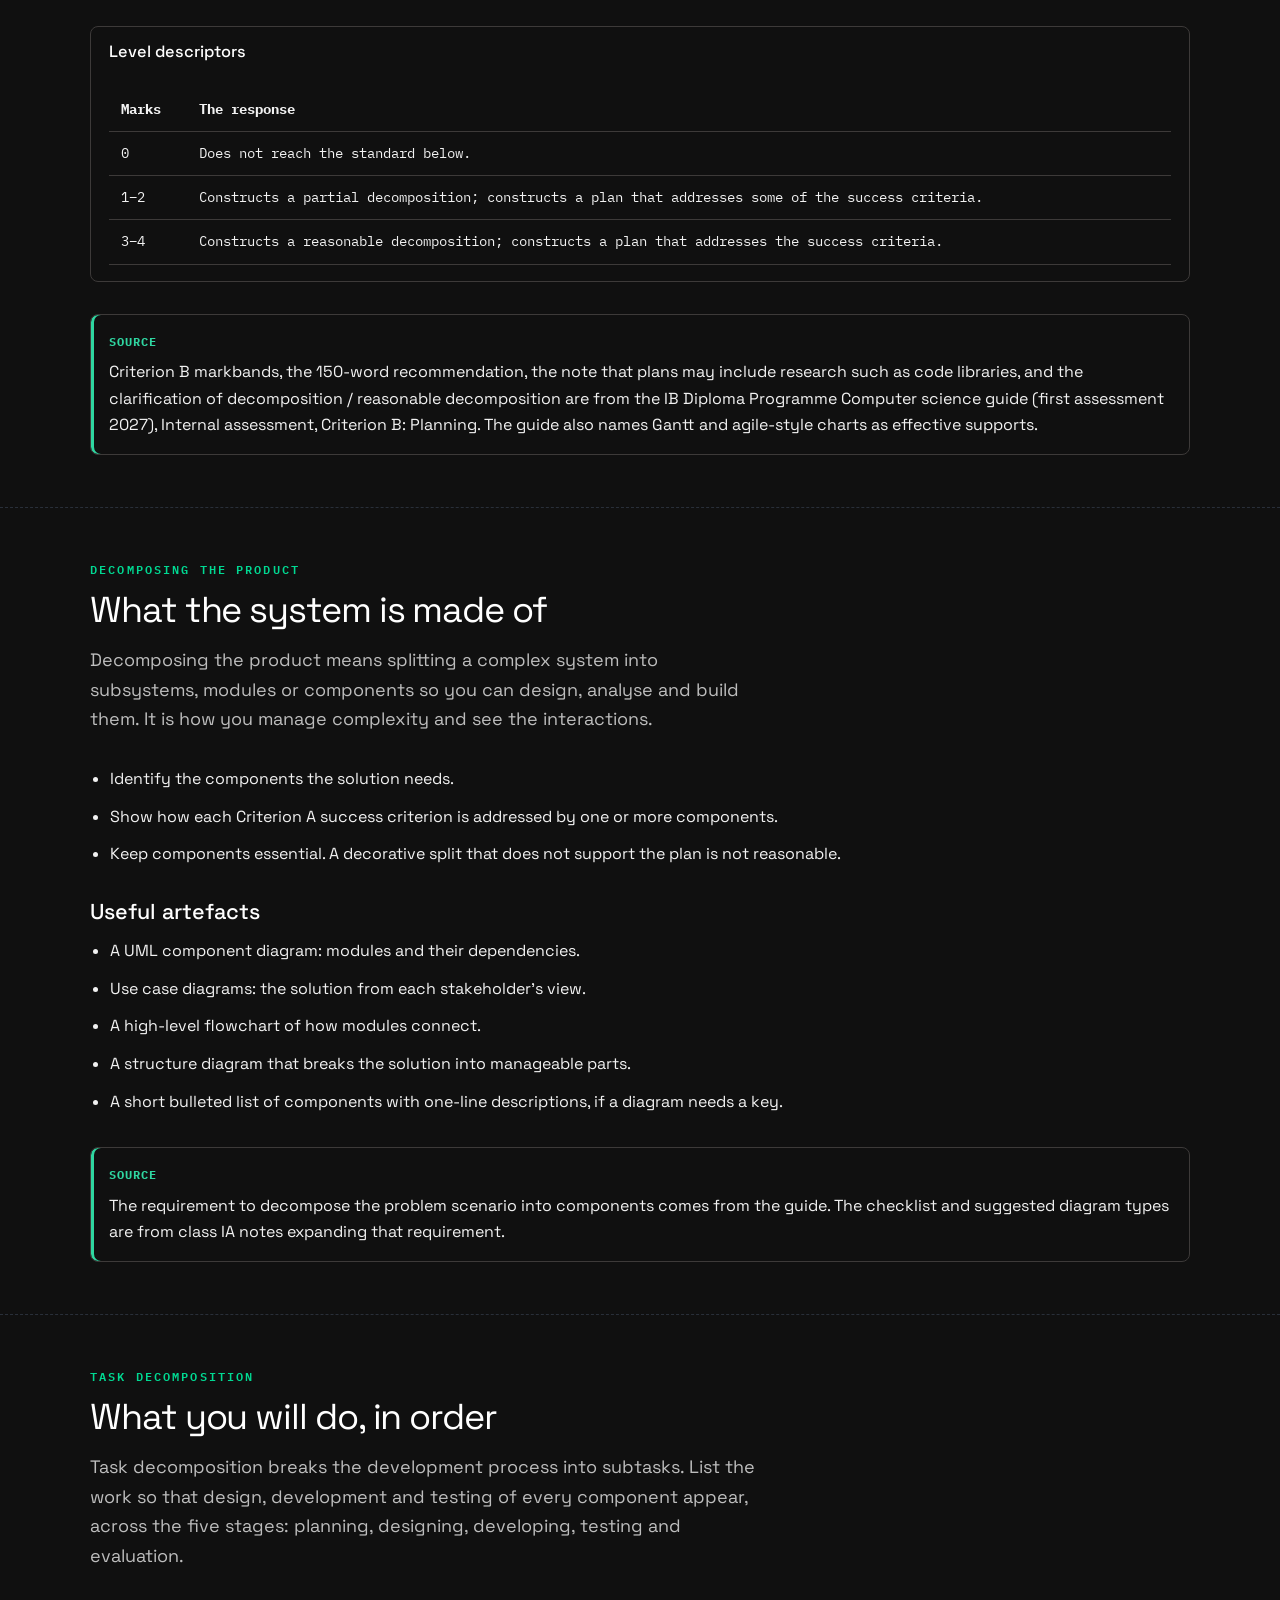
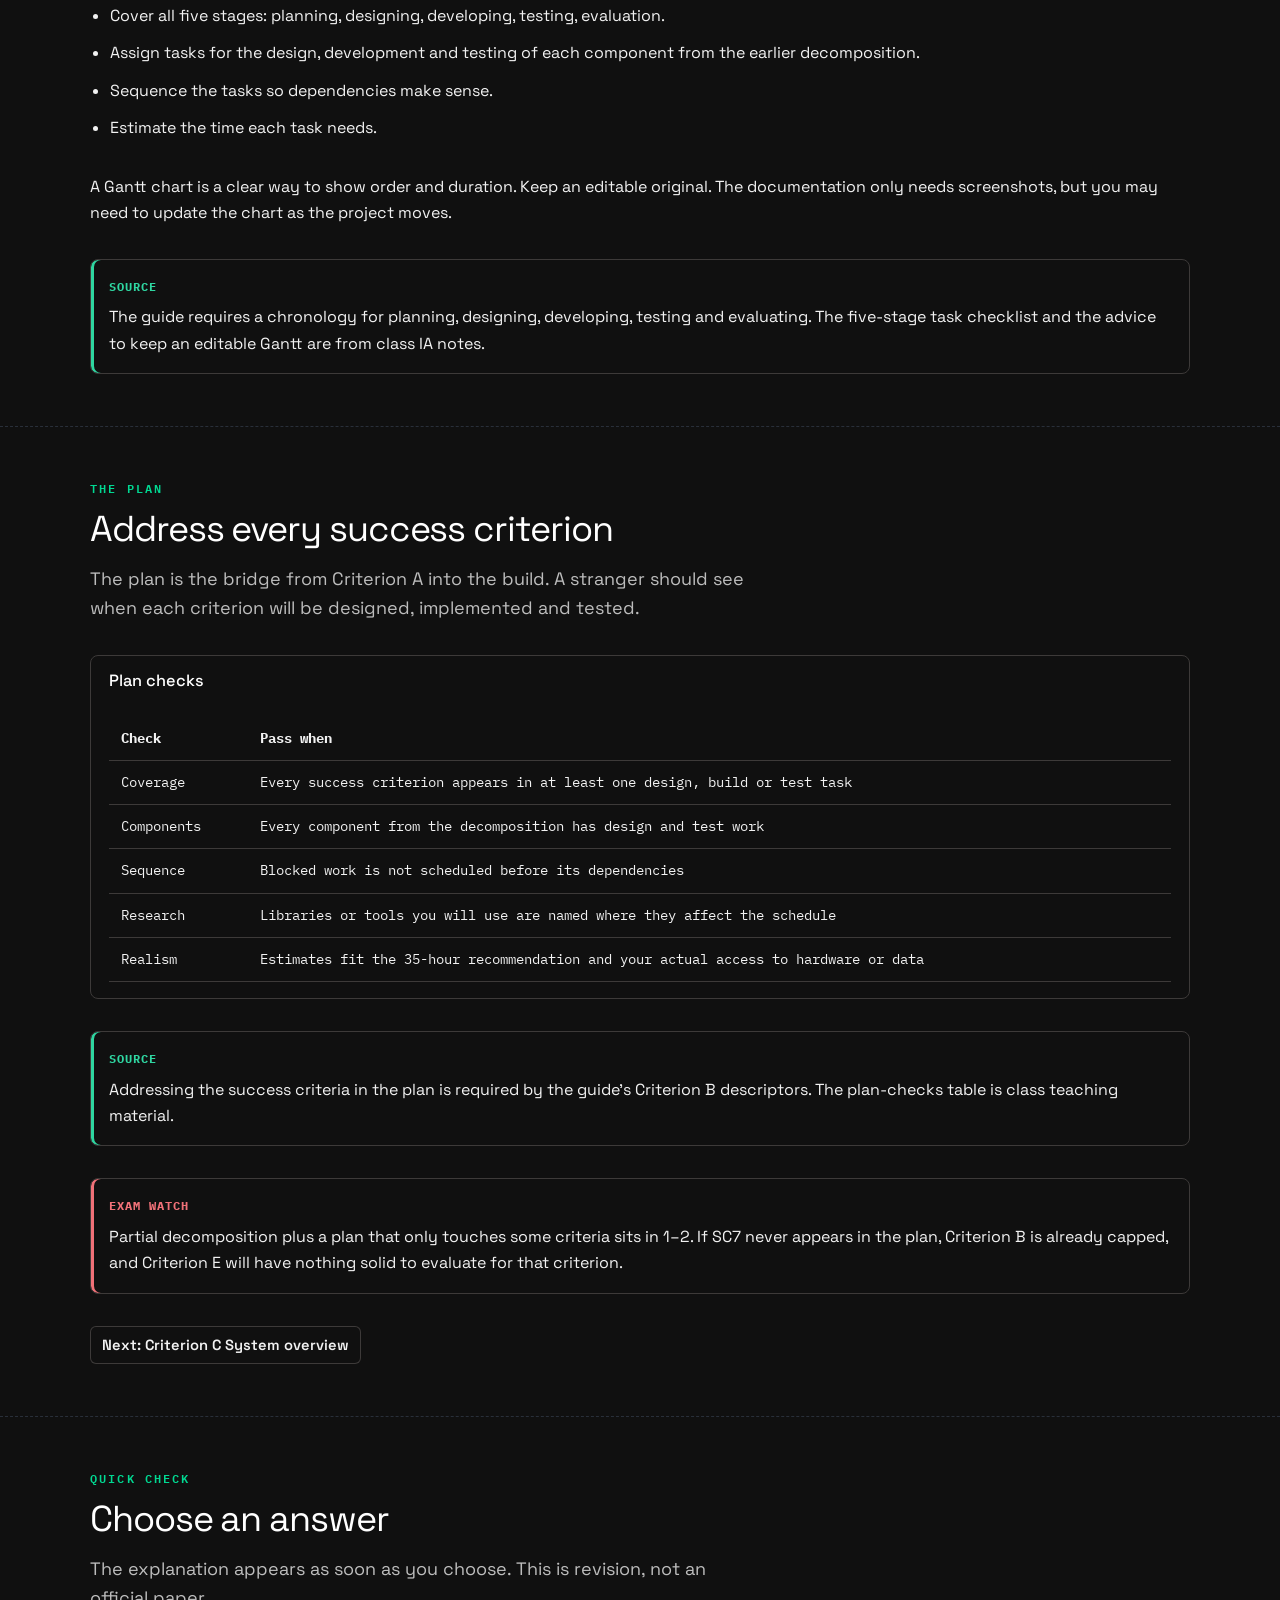
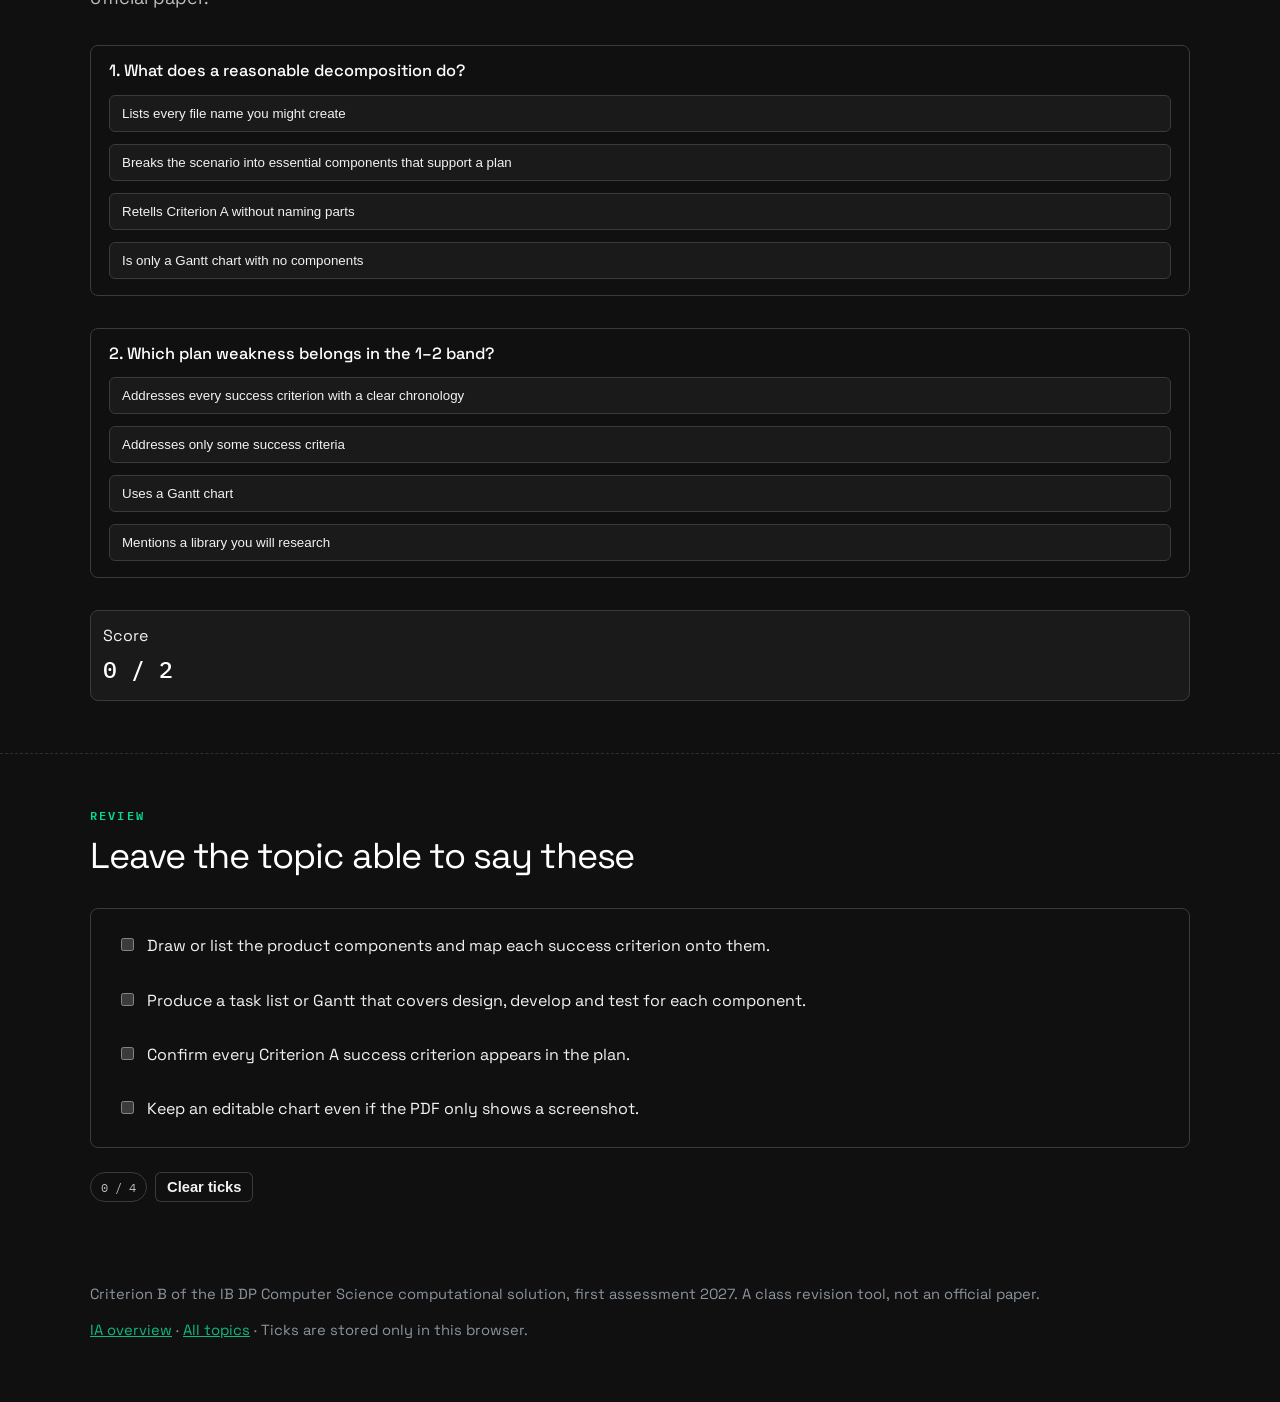
<file: ia-b-planning.html>
<!DOCTYPE html>
<html lang="en">
<head>
  <meta charset="utf-8">
  <meta name="viewport" content="width=device-width, initial-scale=1">
  <title>Criterion B · Planning · IB Computer Science IA</title>
  <meta name="description" content="Criterion B for the IB DP Computer Science IA. Product and task decomposition, and a plan against the success criteria.">
  <meta name="theme-color" content="#101010">
  <link rel="icon" type="image/png" sizes="32x32" href="favicon-32.png">
  <link rel="apple-touch-icon" href="apple-touch-icon.png">
  <meta name="apple-mobile-web-app-title" content="IB CS">
  <link rel="preconnect" href="https://fonts.googleapis.com">
  <link rel="preconnect" href="https://fonts.gstatic.com" crossorigin>
  <link href="https://fonts.googleapis.com/css2?family=IBM+Plex+Mono:wght@400;500;600&family=Space+Grotesk:wght@400;500;600;700&display=swap" rel="stylesheet">
  <link rel="stylesheet" href="css/styles.css">
</head>
<body>
  <a class="skip" href="#main">Skip to content</a>
  <header>
    <div class="wrap header-row">
      <a class="brand" href="ia-computational-solution.html"><span class="mark">B</span> Planning</a>
      <nav class="nav" aria-label="Lesson">
        <a href="index.html">All topics</a>
        <a href="ia-computational-solution.html">IA</a>
        <a href="ia-a-problem-specification.html">A</a>
        <a href="ia-b-planning.html">B</a>
        <a href="ia-c-system-overview.html">C</a>
        <a href="ia-d-development.html">D</a>
        <a href="ia-e-evaluation.html">E</a>
      </nav>
    </div>
  </header>
  <main id="main">
    <div class="wrap" style="padding: 48px 0">
      <p>This lesson needs JavaScript.</p>
    </div>
  </main>
  <footer>
    <div class="wrap">
      <p>Criterion B of the IB DP Computer Science computational solution, first assessment 2027. A class revision tool, not an official paper.</p>
      <p class="fine"><a href="ia-computational-solution.html">IA overview</a> · <a href="index.html">All topics</a> · Ticks are stored only in this browser.</p>
    </div>
  </footer>
  <script type="module">
    import { renderTopic } from "./js/lesson.js";
    import { topic } from "./js/ia-b.js";
    renderTopic(topic);
  </script>
</body>
</html>
</file>
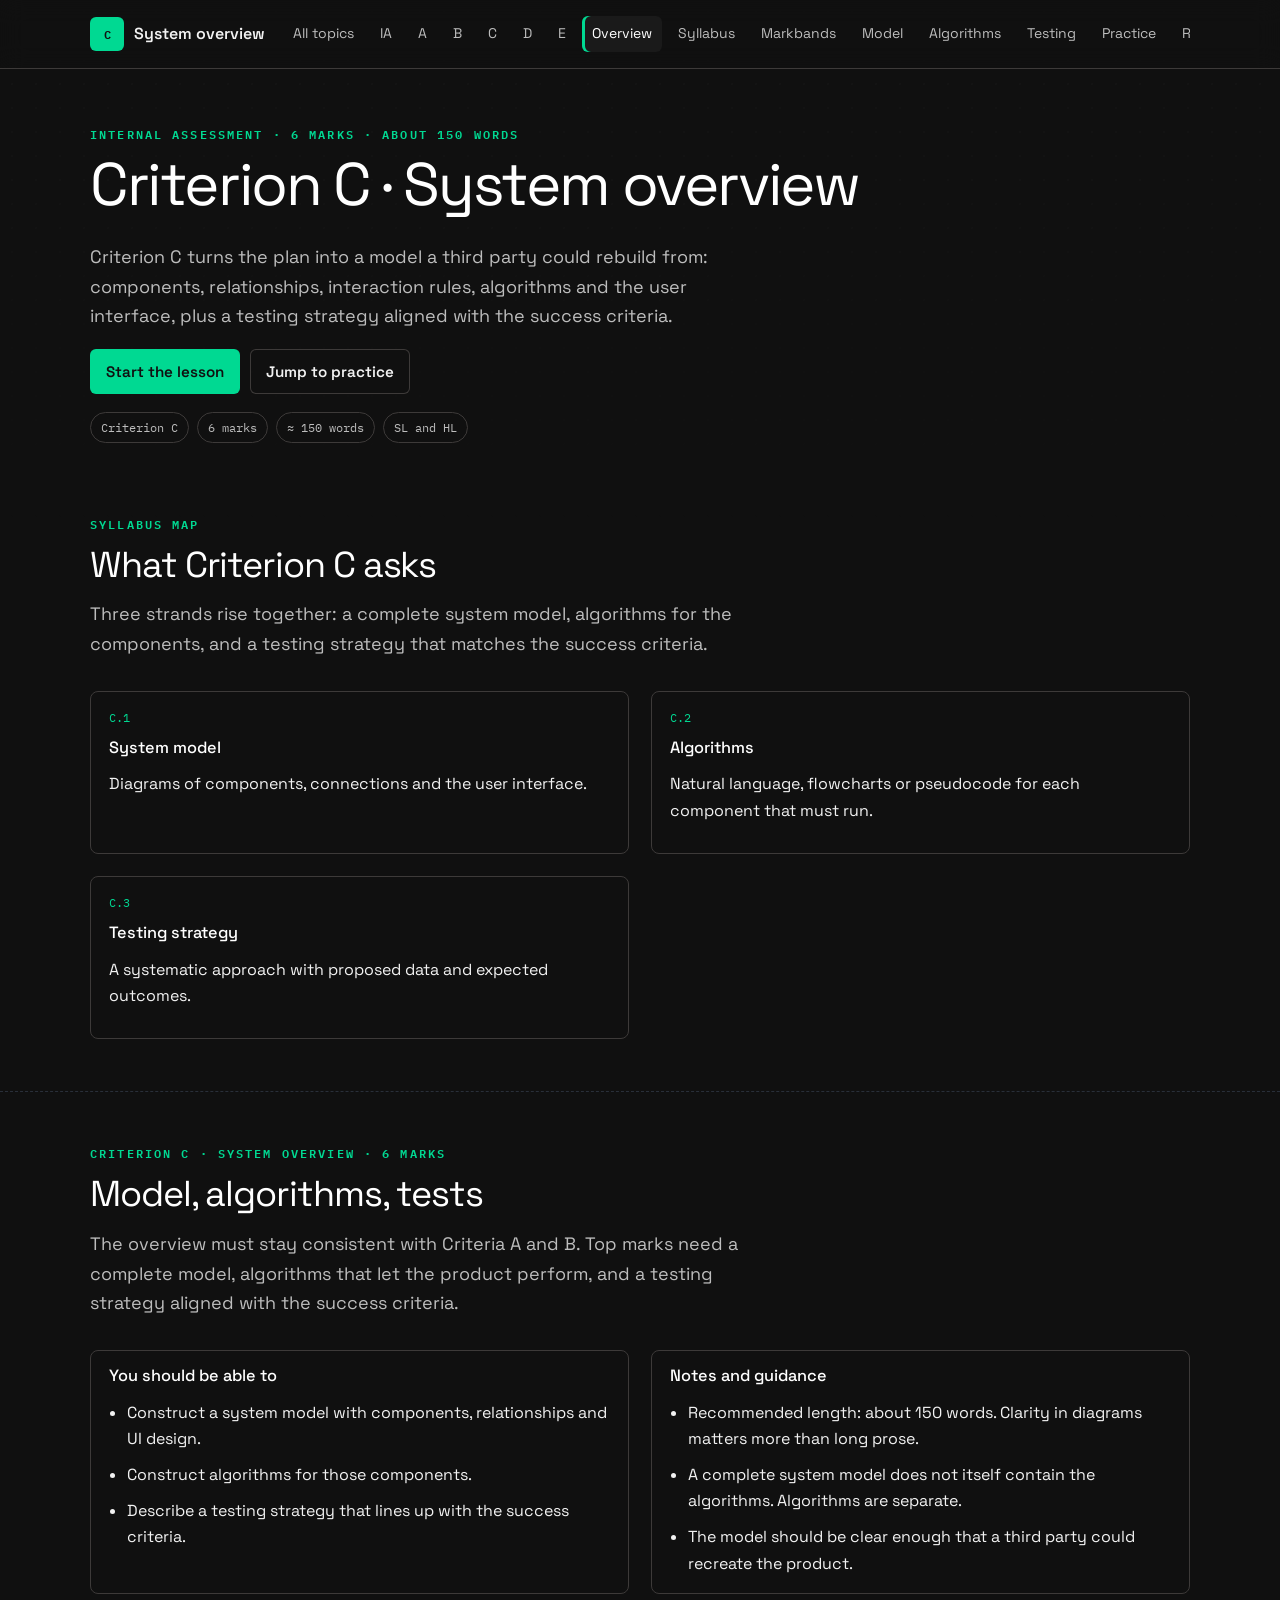
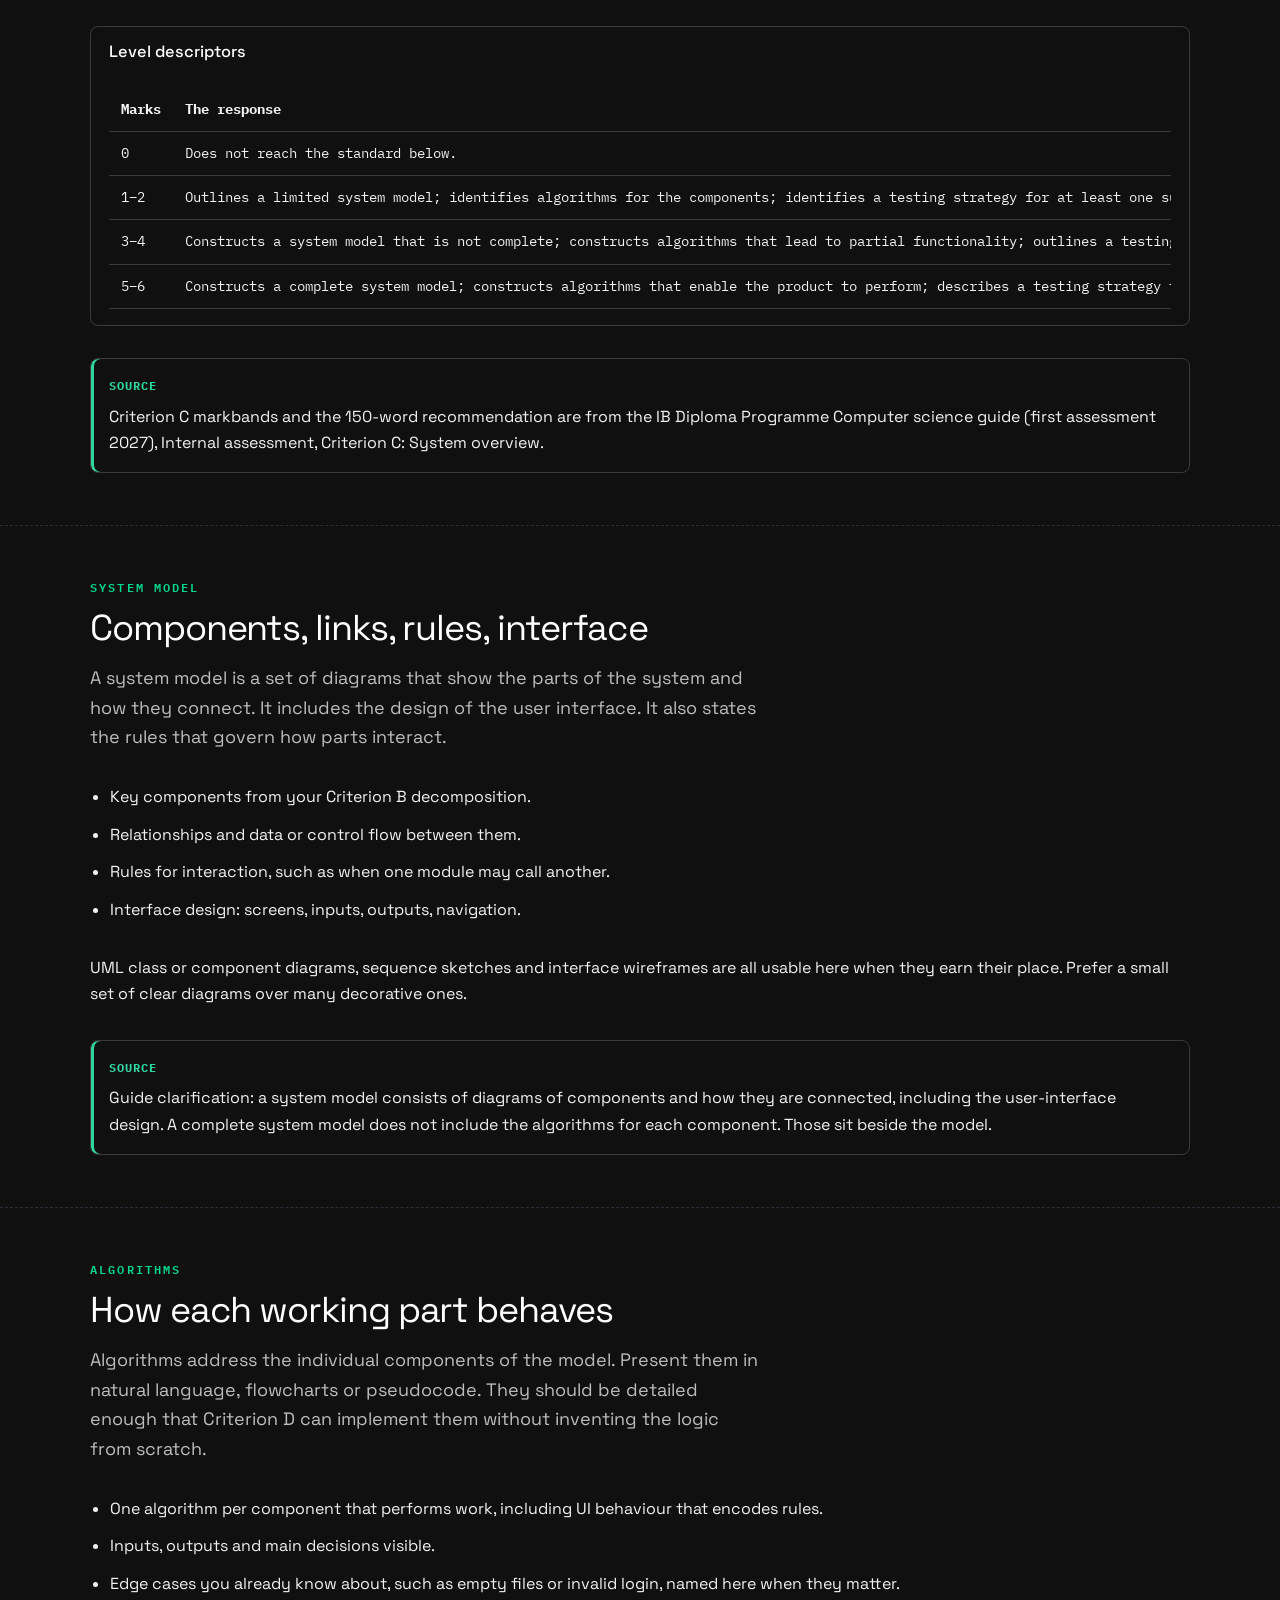
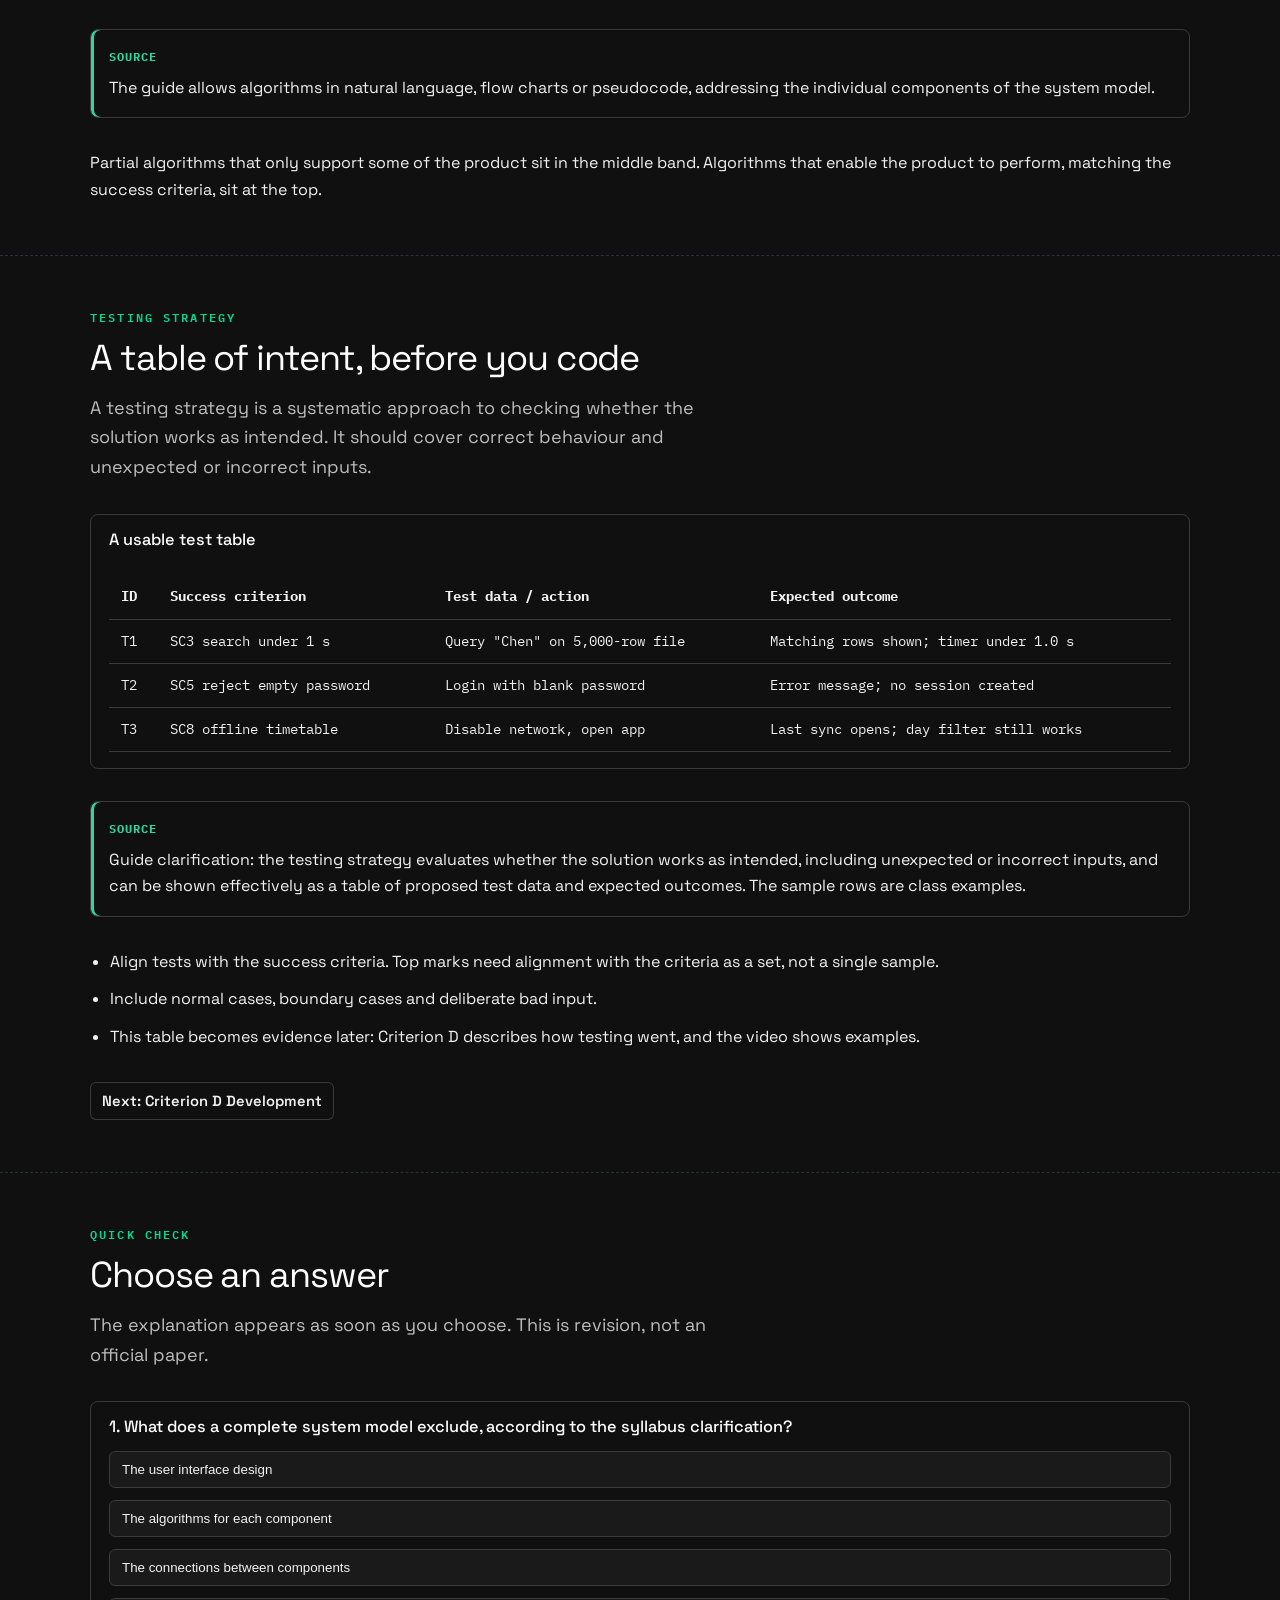
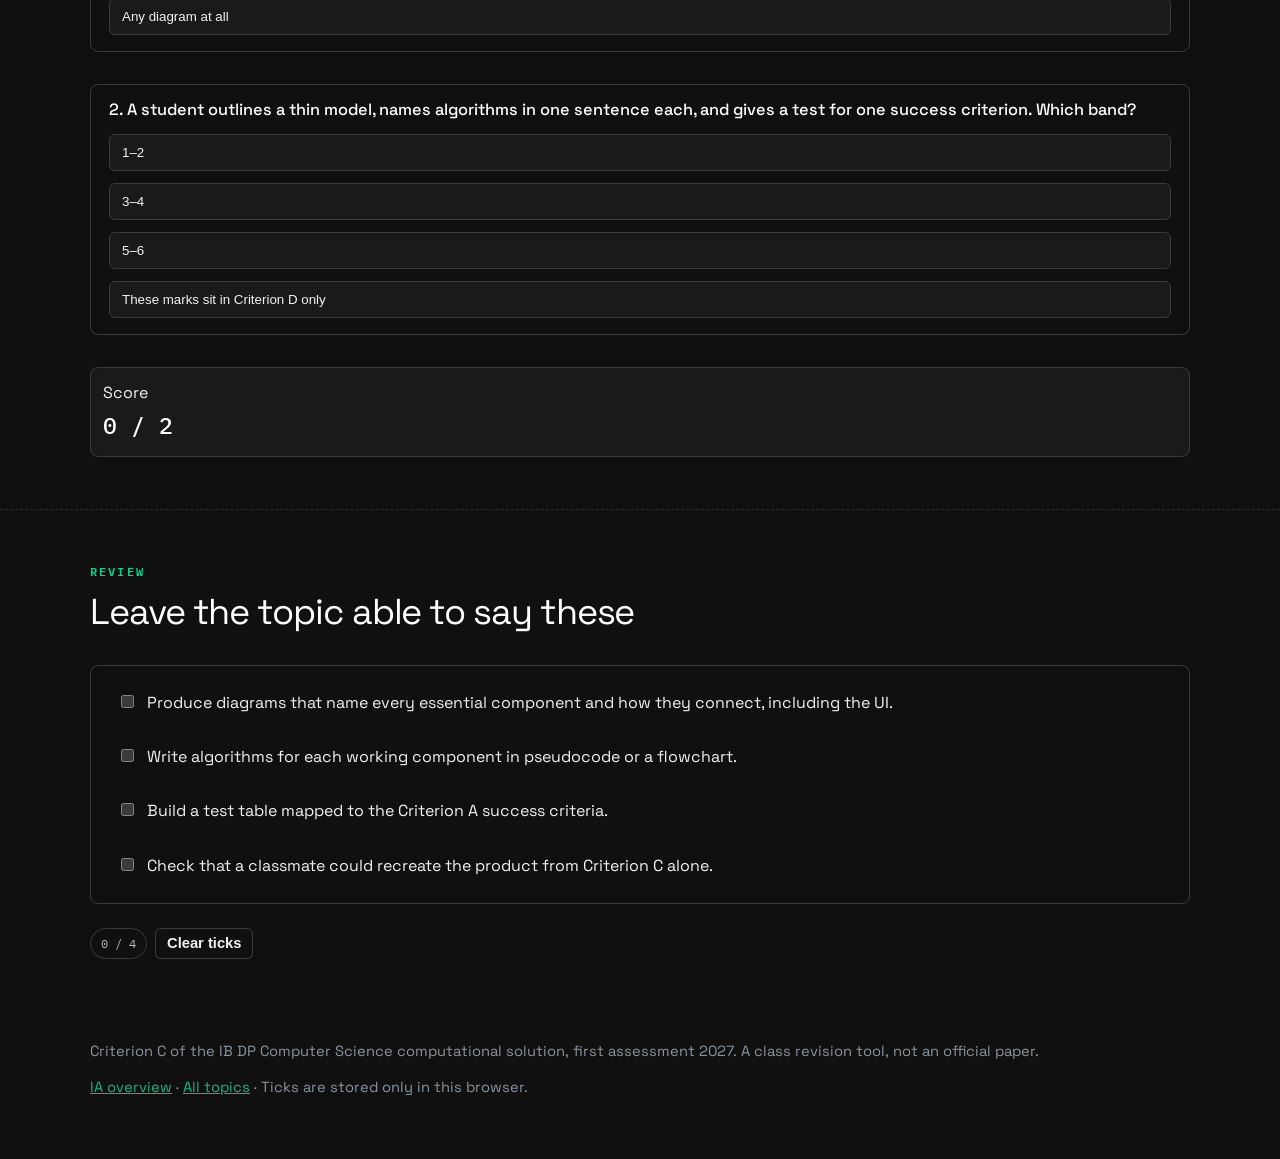
<file: ia-c-system-overview.html>
<!DOCTYPE html>
<html lang="en">
<head>
  <meta charset="utf-8">
  <meta name="viewport" content="width=device-width, initial-scale=1">
  <title>Criterion C · System overview · IB Computer Science IA</title>
  <meta name="description" content="Criterion C for the IB DP Computer Science IA. System model, algorithms and testing strategy.">
  <meta name="theme-color" content="#101010">
  <link rel="icon" type="image/png" sizes="32x32" href="favicon-32.png">
  <link rel="apple-touch-icon" href="apple-touch-icon.png">
  <meta name="apple-mobile-web-app-title" content="IB CS">
  <link rel="preconnect" href="https://fonts.googleapis.com">
  <link rel="preconnect" href="https://fonts.gstatic.com" crossorigin>
  <link href="https://fonts.googleapis.com/css2?family=IBM+Plex+Mono:wght@400;500;600&family=Space+Grotesk:wght@400;500;600;700&display=swap" rel="stylesheet">
  <link rel="stylesheet" href="css/styles.css">
</head>
<body>
  <a class="skip" href="#main">Skip to content</a>
  <header>
    <div class="wrap header-row">
      <a class="brand" href="ia-computational-solution.html"><span class="mark">C</span> System overview</a>
      <nav class="nav" aria-label="Lesson">
        <a href="index.html">All topics</a>
        <a href="ia-computational-solution.html">IA</a>
        <a href="ia-a-problem-specification.html">A</a>
        <a href="ia-b-planning.html">B</a>
        <a href="ia-c-system-overview.html">C</a>
        <a href="ia-d-development.html">D</a>
        <a href="ia-e-evaluation.html">E</a>
      </nav>
    </div>
  </header>
  <main id="main">
    <div class="wrap" style="padding: 48px 0">
      <p>This lesson needs JavaScript.</p>
    </div>
  </main>
  <footer>
    <div class="wrap">
      <p>Criterion C of the IB DP Computer Science computational solution, first assessment 2027. A class revision tool, not an official paper.</p>
      <p class="fine"><a href="ia-computational-solution.html">IA overview</a> · <a href="index.html">All topics</a> · Ticks are stored only in this browser.</p>
    </div>
  </footer>
  <script type="module">
    import { renderTopic } from "./js/lesson.js";
    import { topic } from "./js/ia-c.js";
    renderTopic(topic);
  </script>
</body>
</html>
</file>
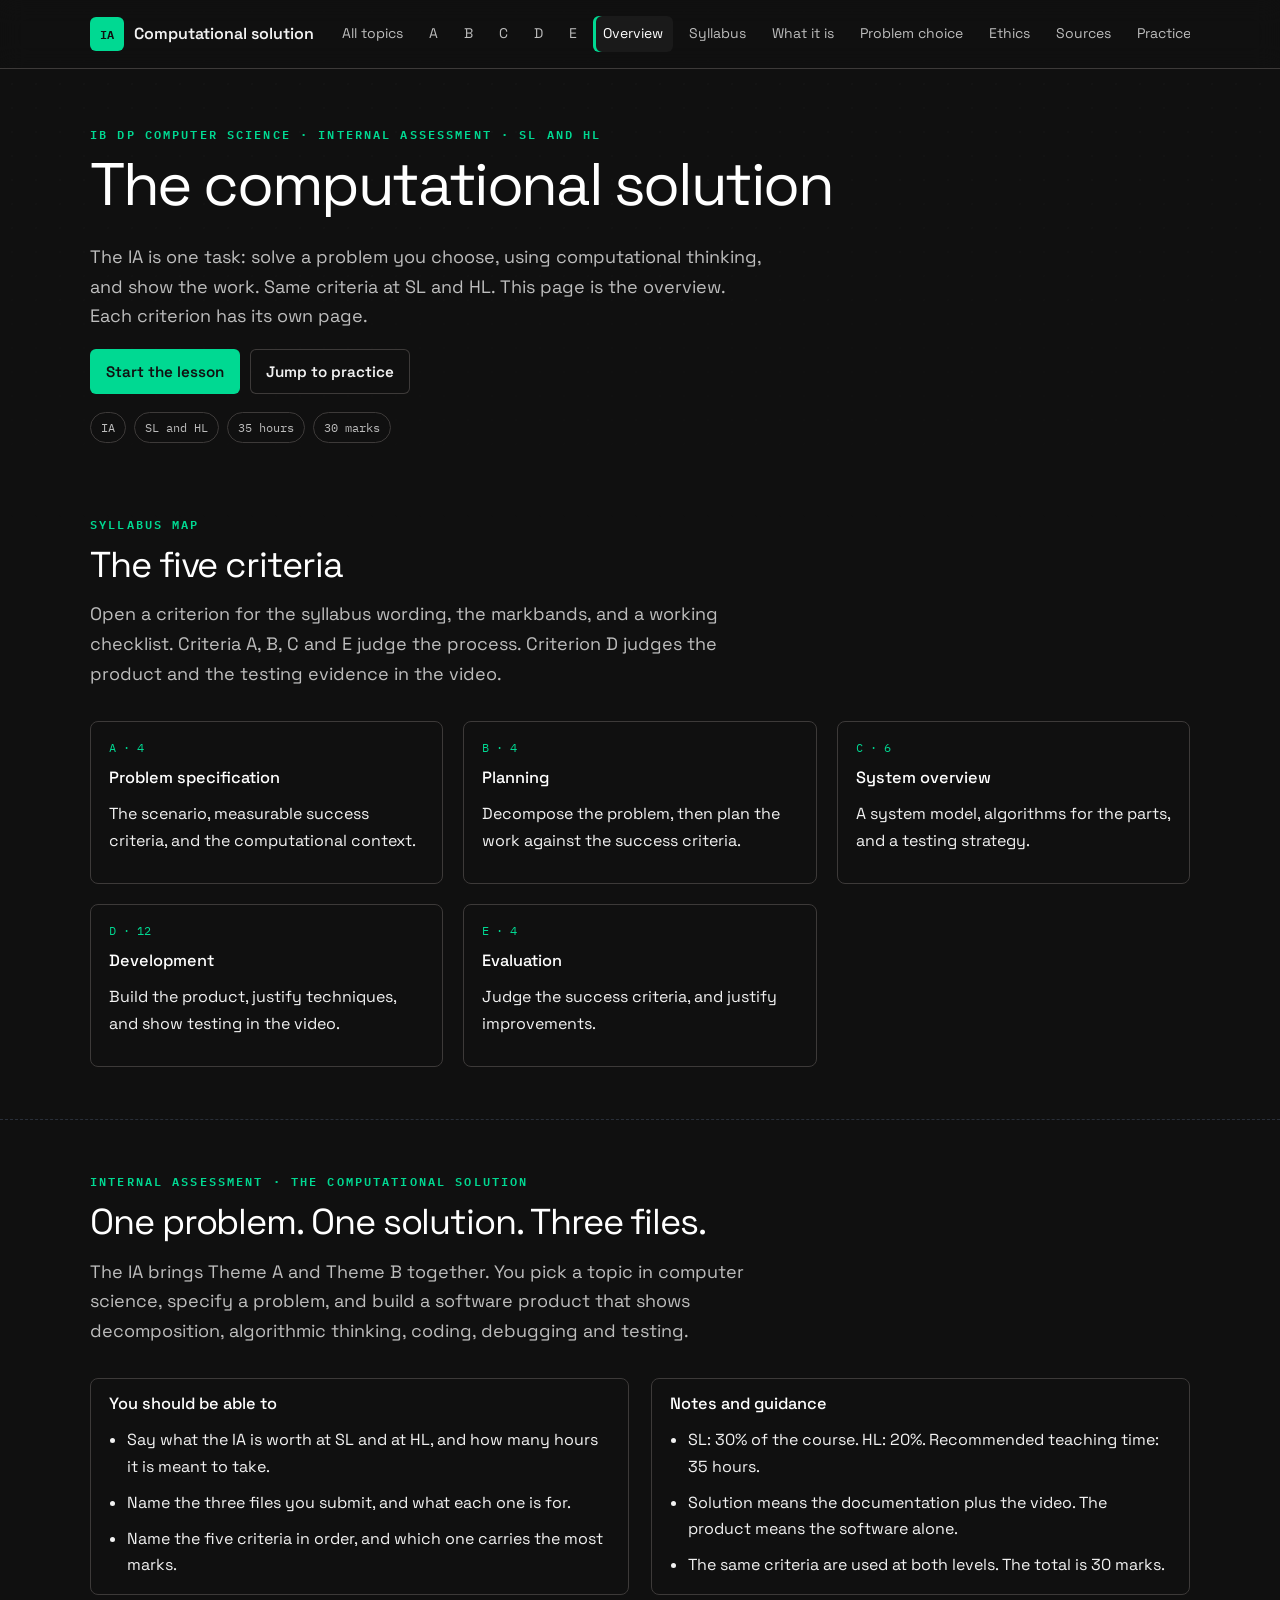
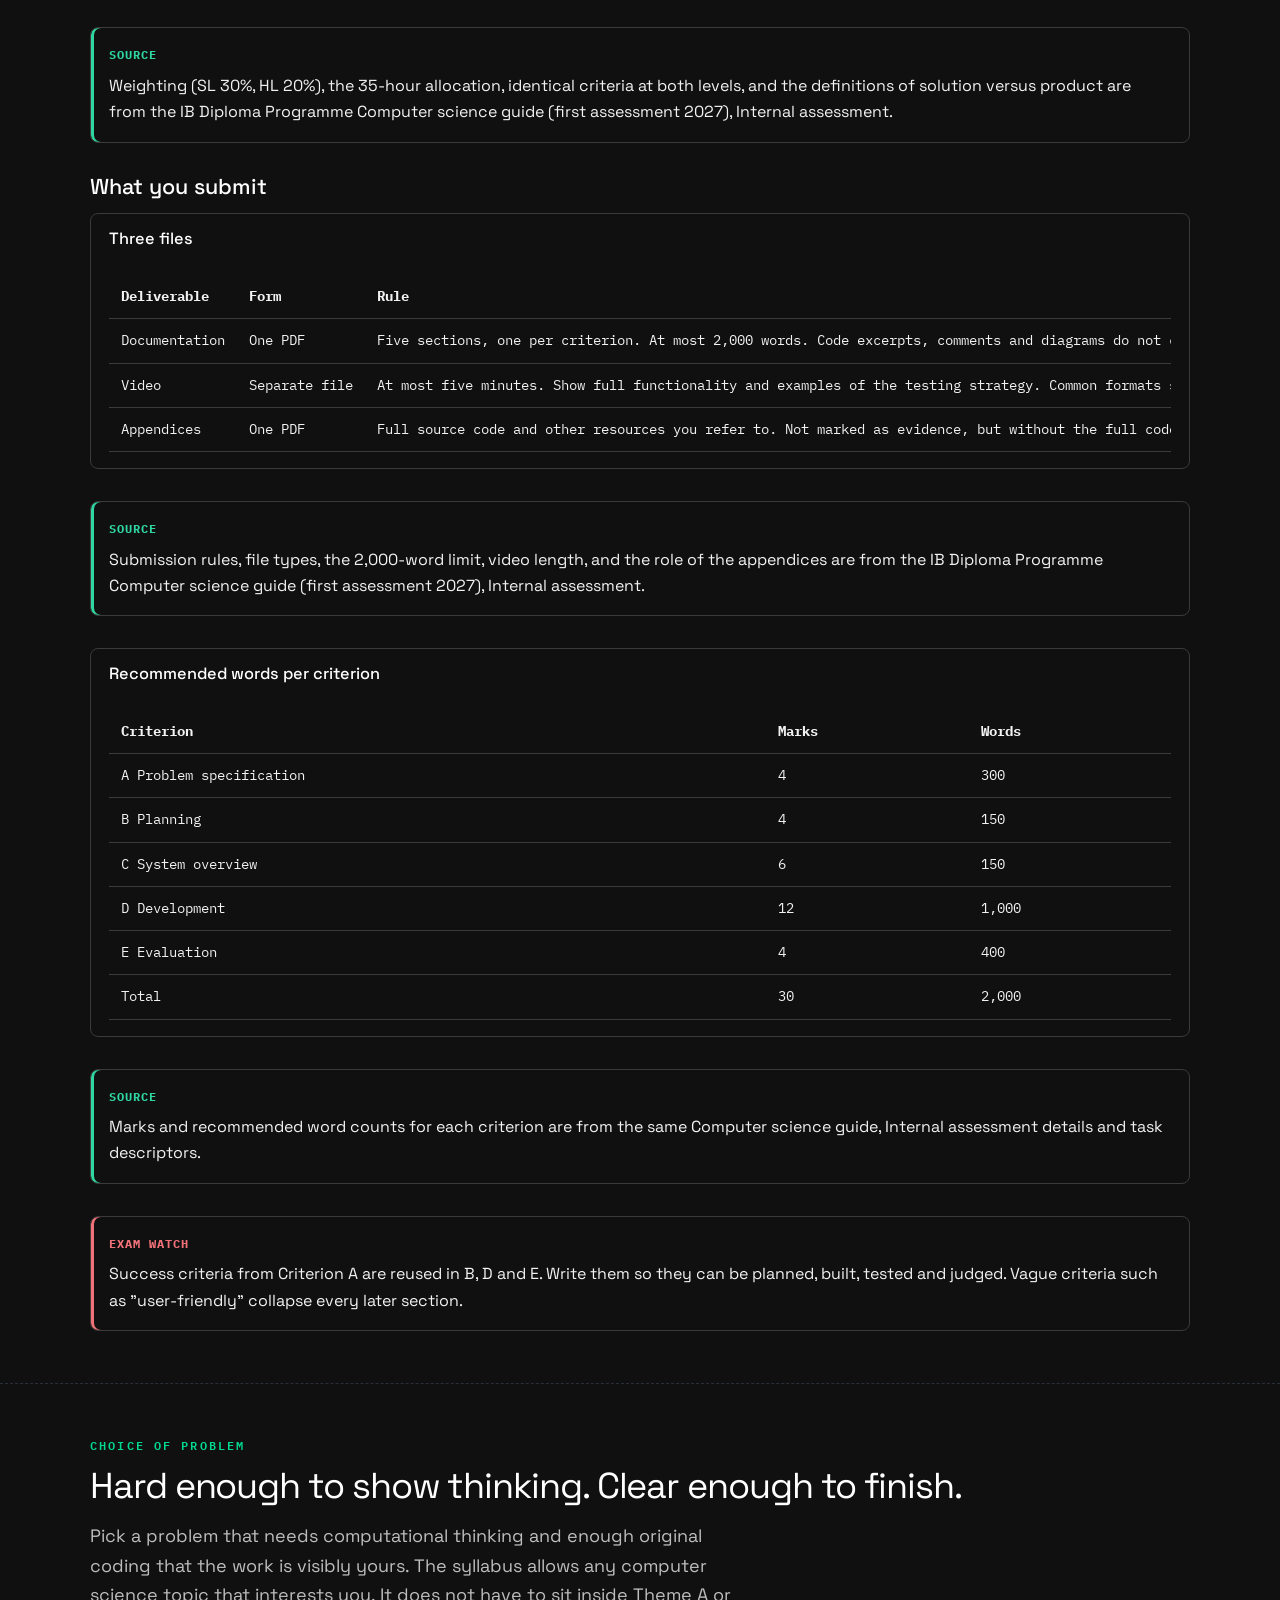
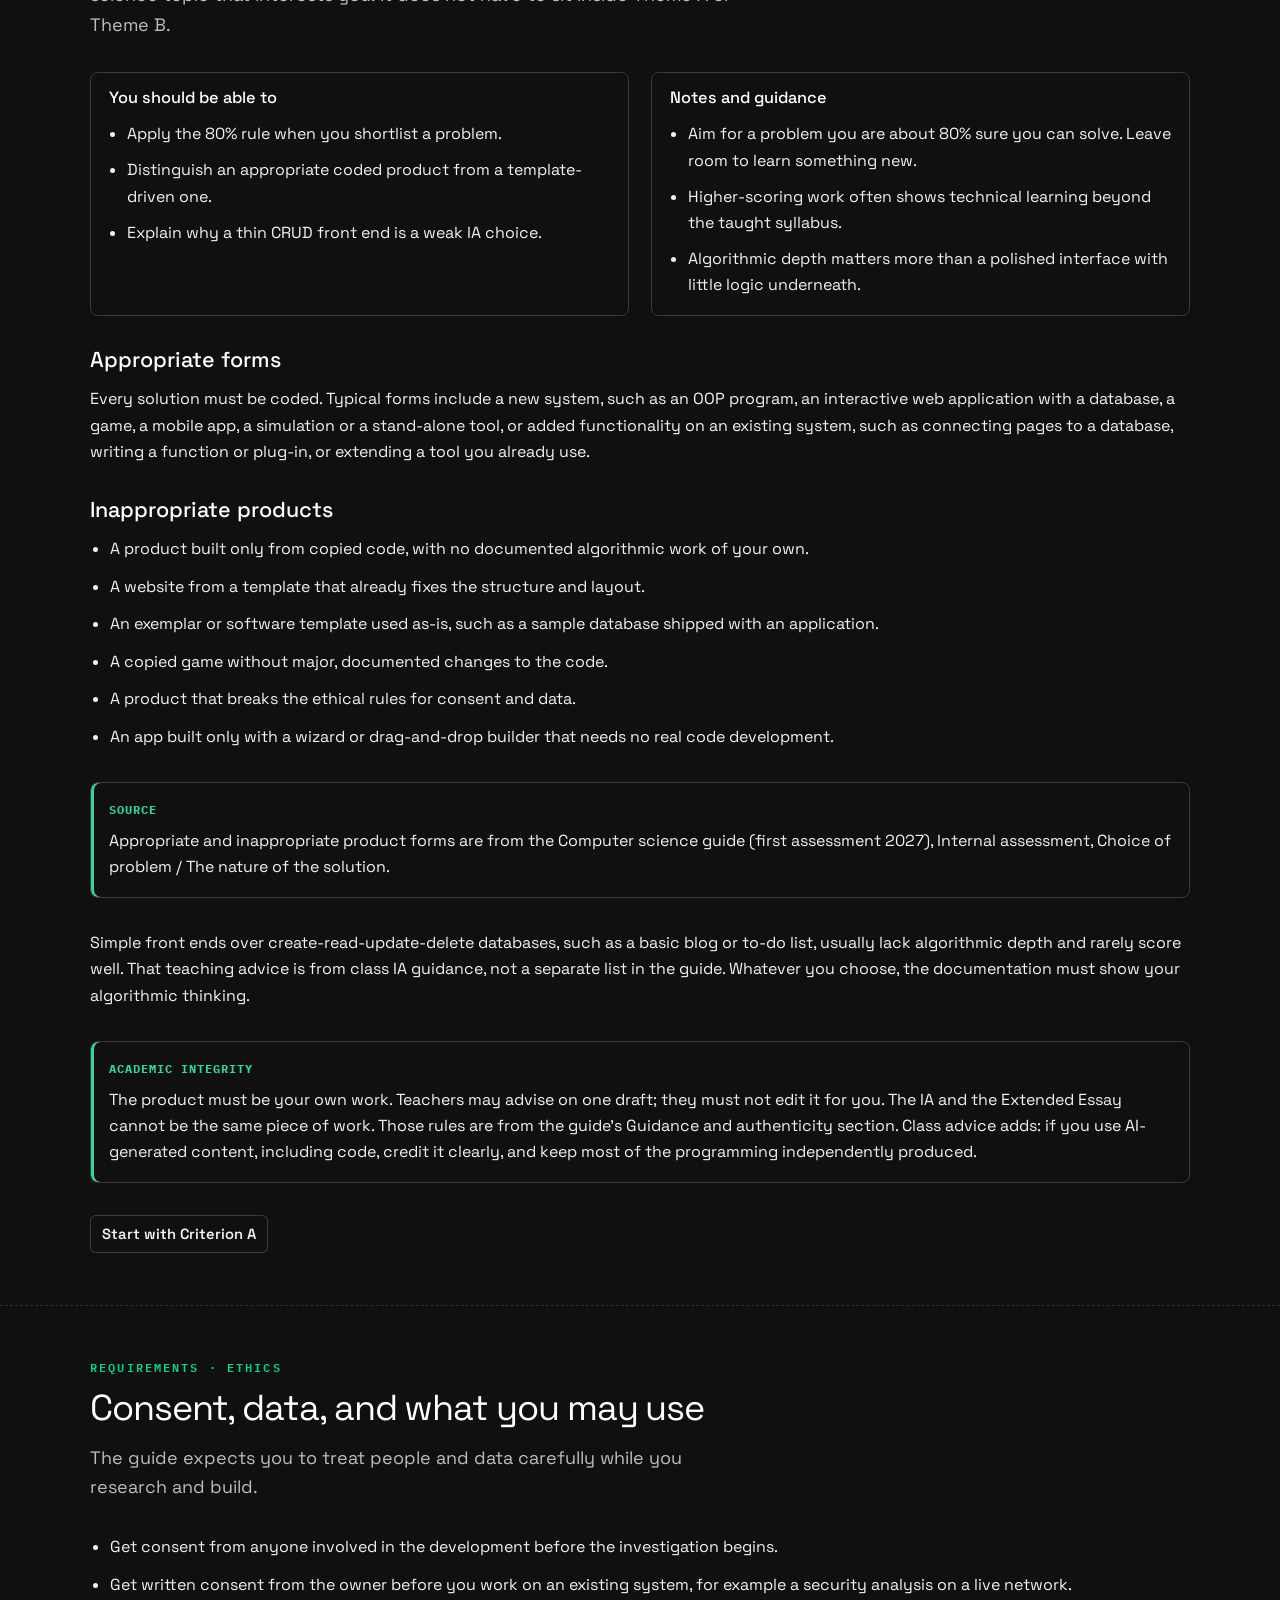
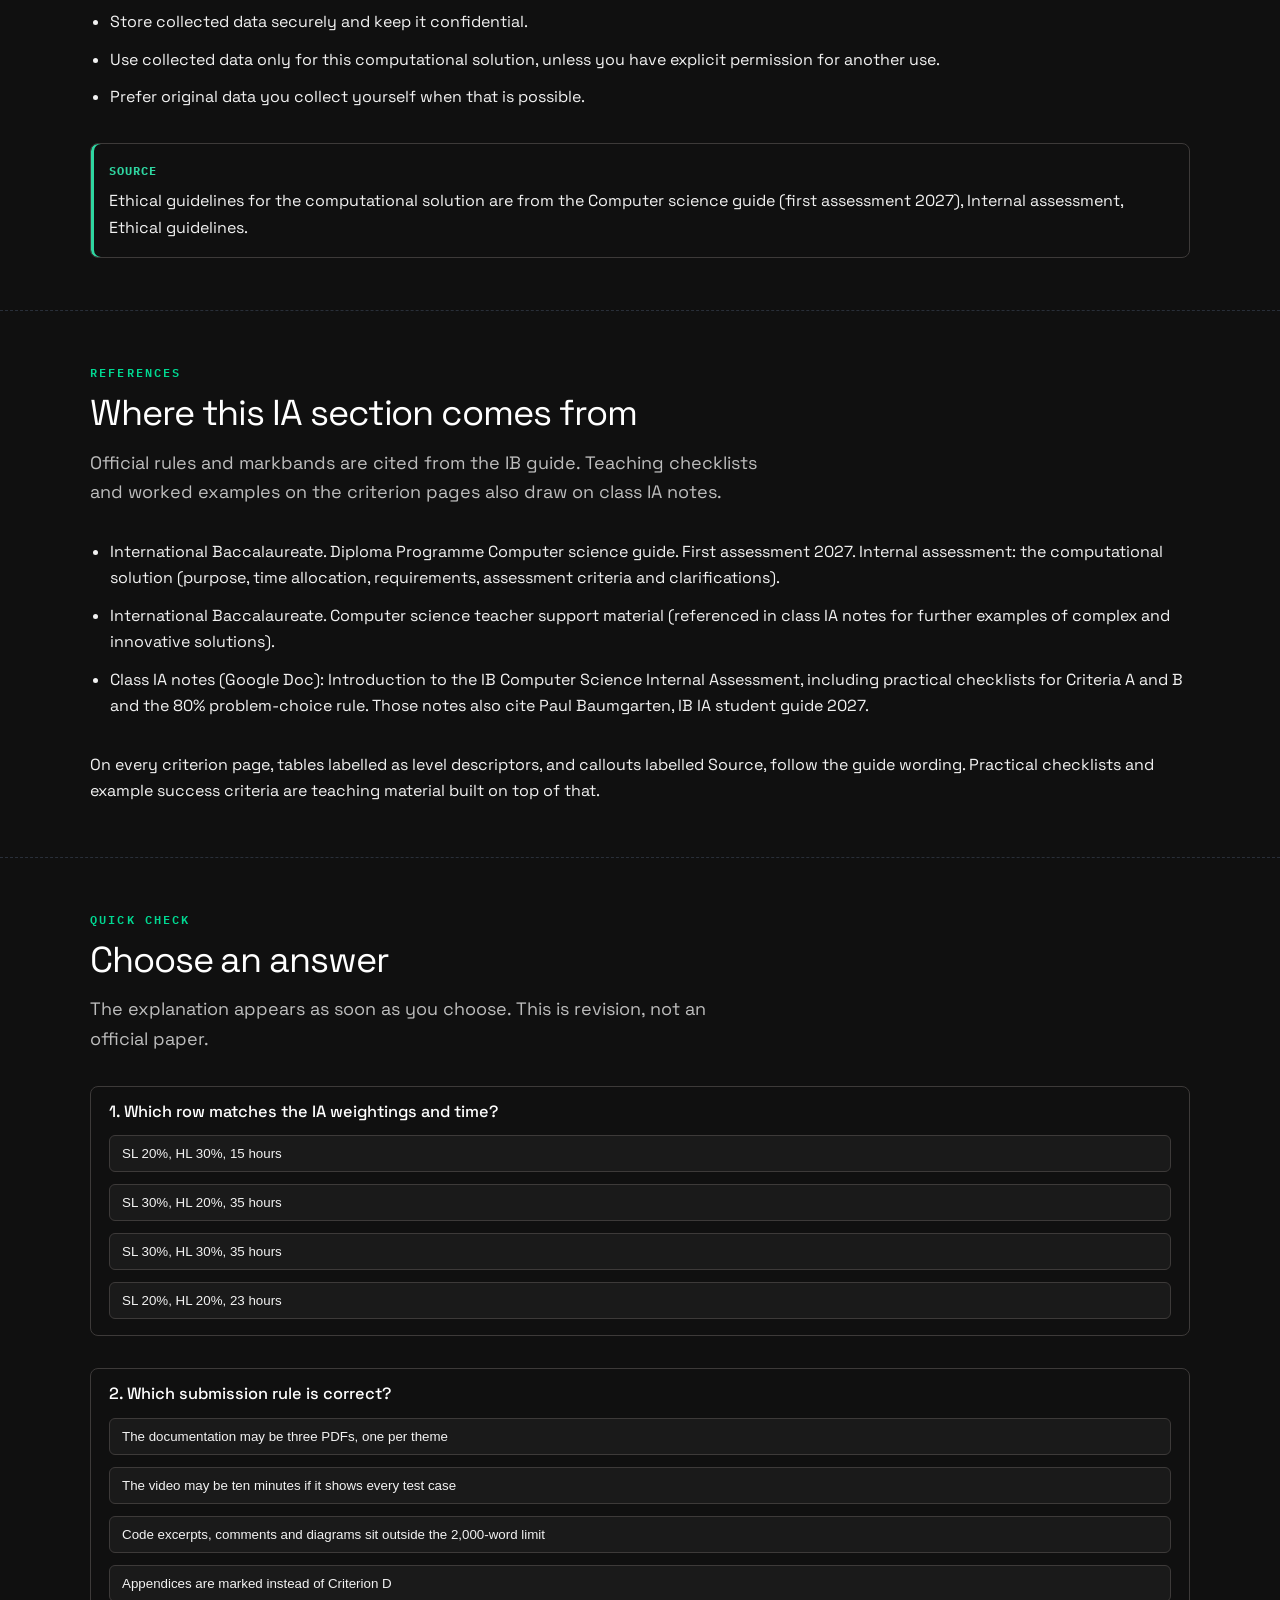
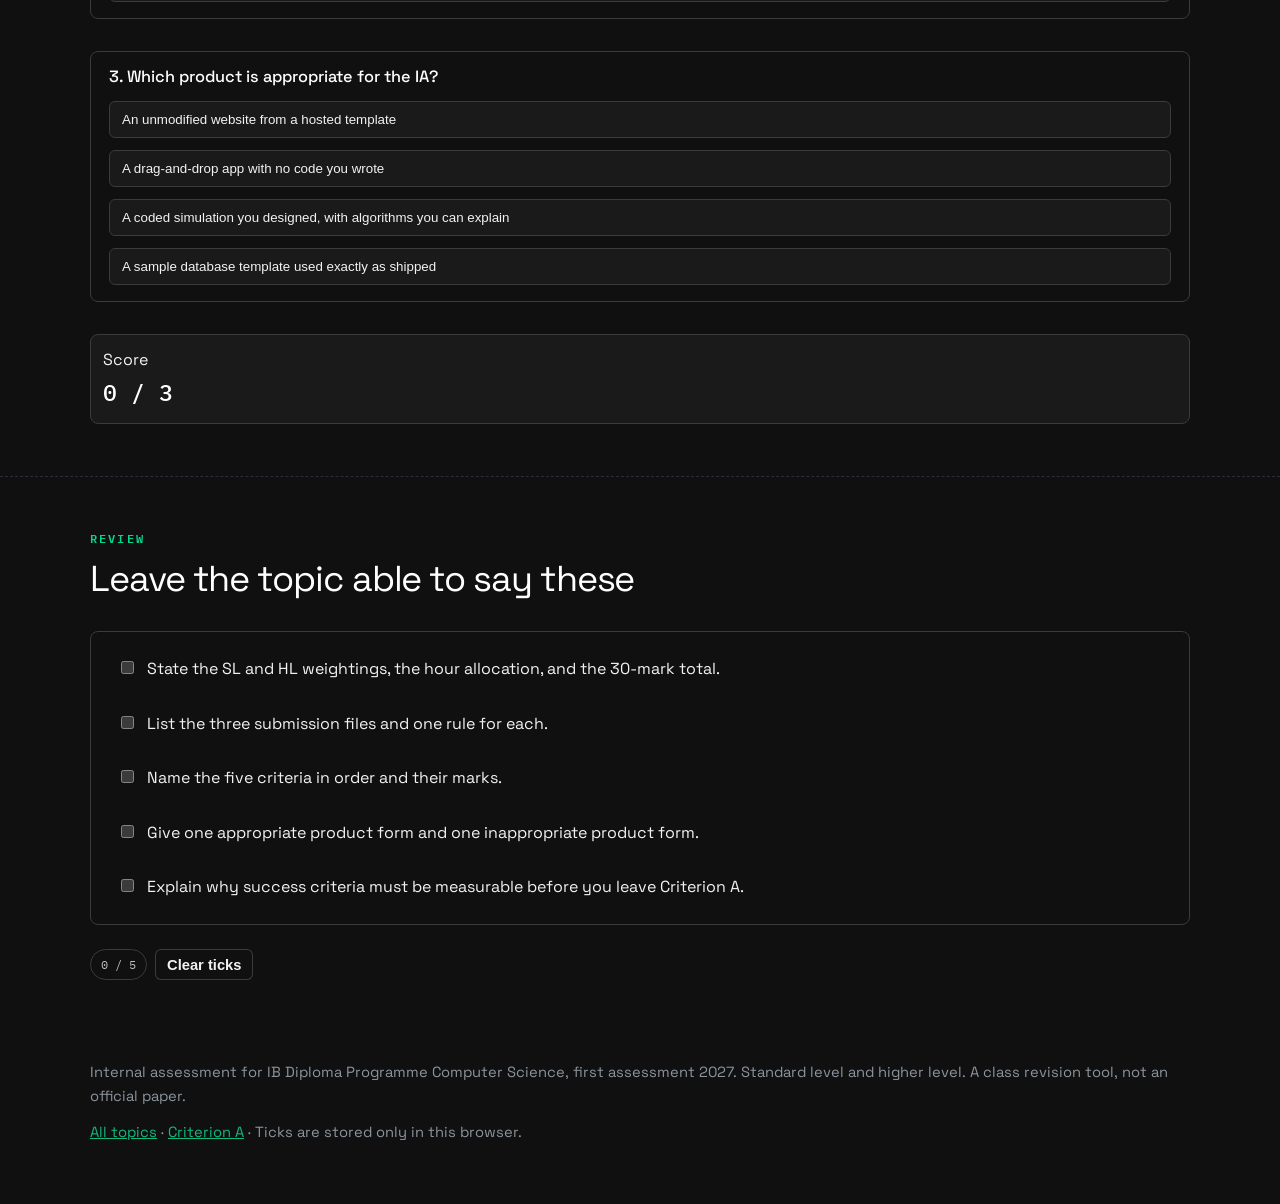
<file: ia-computational-solution.html>
<!DOCTYPE html>
<html lang="en">
<head>
  <meta charset="utf-8">
  <meta name="viewport" content="width=device-width, initial-scale=1">
  <title>IA · The computational solution · IB Computer Science</title>
  <meta name="description" content="IB DP Computer Science Internal Assessment for first assessment 2027. The computational solution: what to submit, how to choose a problem, and links to criteria A to E.">
  <meta name="theme-color" content="#101010">
  <link rel="icon" type="image/png" sizes="32x32" href="favicon-32.png">
  <link rel="apple-touch-icon" href="apple-touch-icon.png">
  <meta name="apple-mobile-web-app-title" content="IB CS">
  <link rel="preconnect" href="https://fonts.googleapis.com">
  <link rel="preconnect" href="https://fonts.gstatic.com" crossorigin>
  <link href="https://fonts.googleapis.com/css2?family=IBM+Plex+Mono:wght@400;500;600&family=Space+Grotesk:wght@400;500;600;700&display=swap" rel="stylesheet">
  <link rel="stylesheet" href="css/styles.css">
</head>
<body>
  <a class="skip" href="#main">Skip to content</a>
  <header>
    <div class="wrap header-row">
      <a class="brand" href="index.html"><span class="mark">IA</span> Computational solution</a>
      <nav class="nav" aria-label="Lesson">
        <a href="index.html">All topics</a>
        <a href="ia-a-problem-specification.html">A</a>
        <a href="ia-b-planning.html">B</a>
        <a href="ia-c-system-overview.html">C</a>
        <a href="ia-d-development.html">D</a>
        <a href="ia-e-evaluation.html">E</a>
      </nav>
    </div>
  </header>
  <main id="main">
    <div class="wrap" style="padding: 48px 0">
      <p>This lesson needs JavaScript.</p>
    </div>
  </main>
  <footer>
    <div class="wrap">
      <p>Internal assessment for IB Diploma Programme Computer Science, first assessment 2027. Standard level and higher level. A class revision tool, not an official paper.</p>
      <p class="fine"><a href="index.html">All topics</a> · <a href="ia-a-problem-specification.html">Criterion A</a> · Ticks are stored only in this browser.</p>
    </div>
  </footer>
  <script type="module">
    import { renderTopic } from "./js/lesson.js";
    import { topic } from "./js/ia.js";
    renderTopic(topic);
  </script>
</body>
</html>
</file>
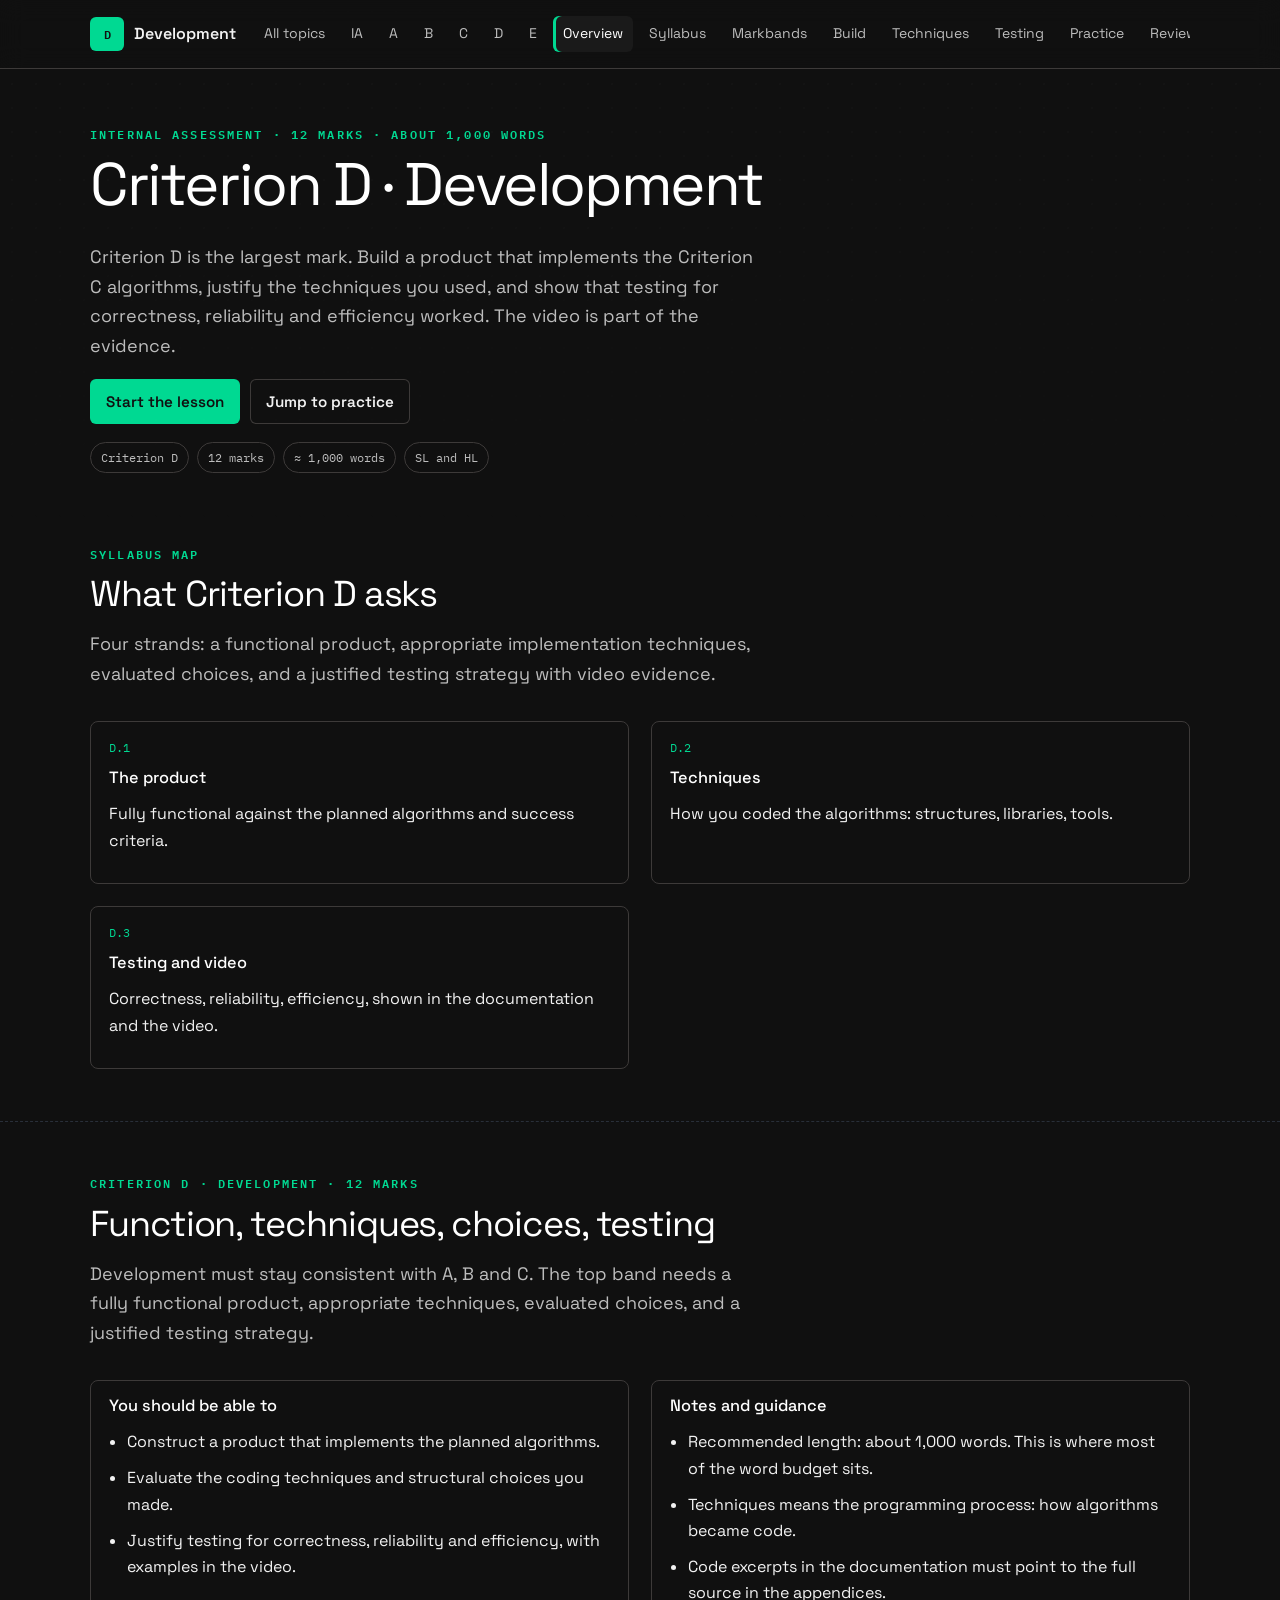
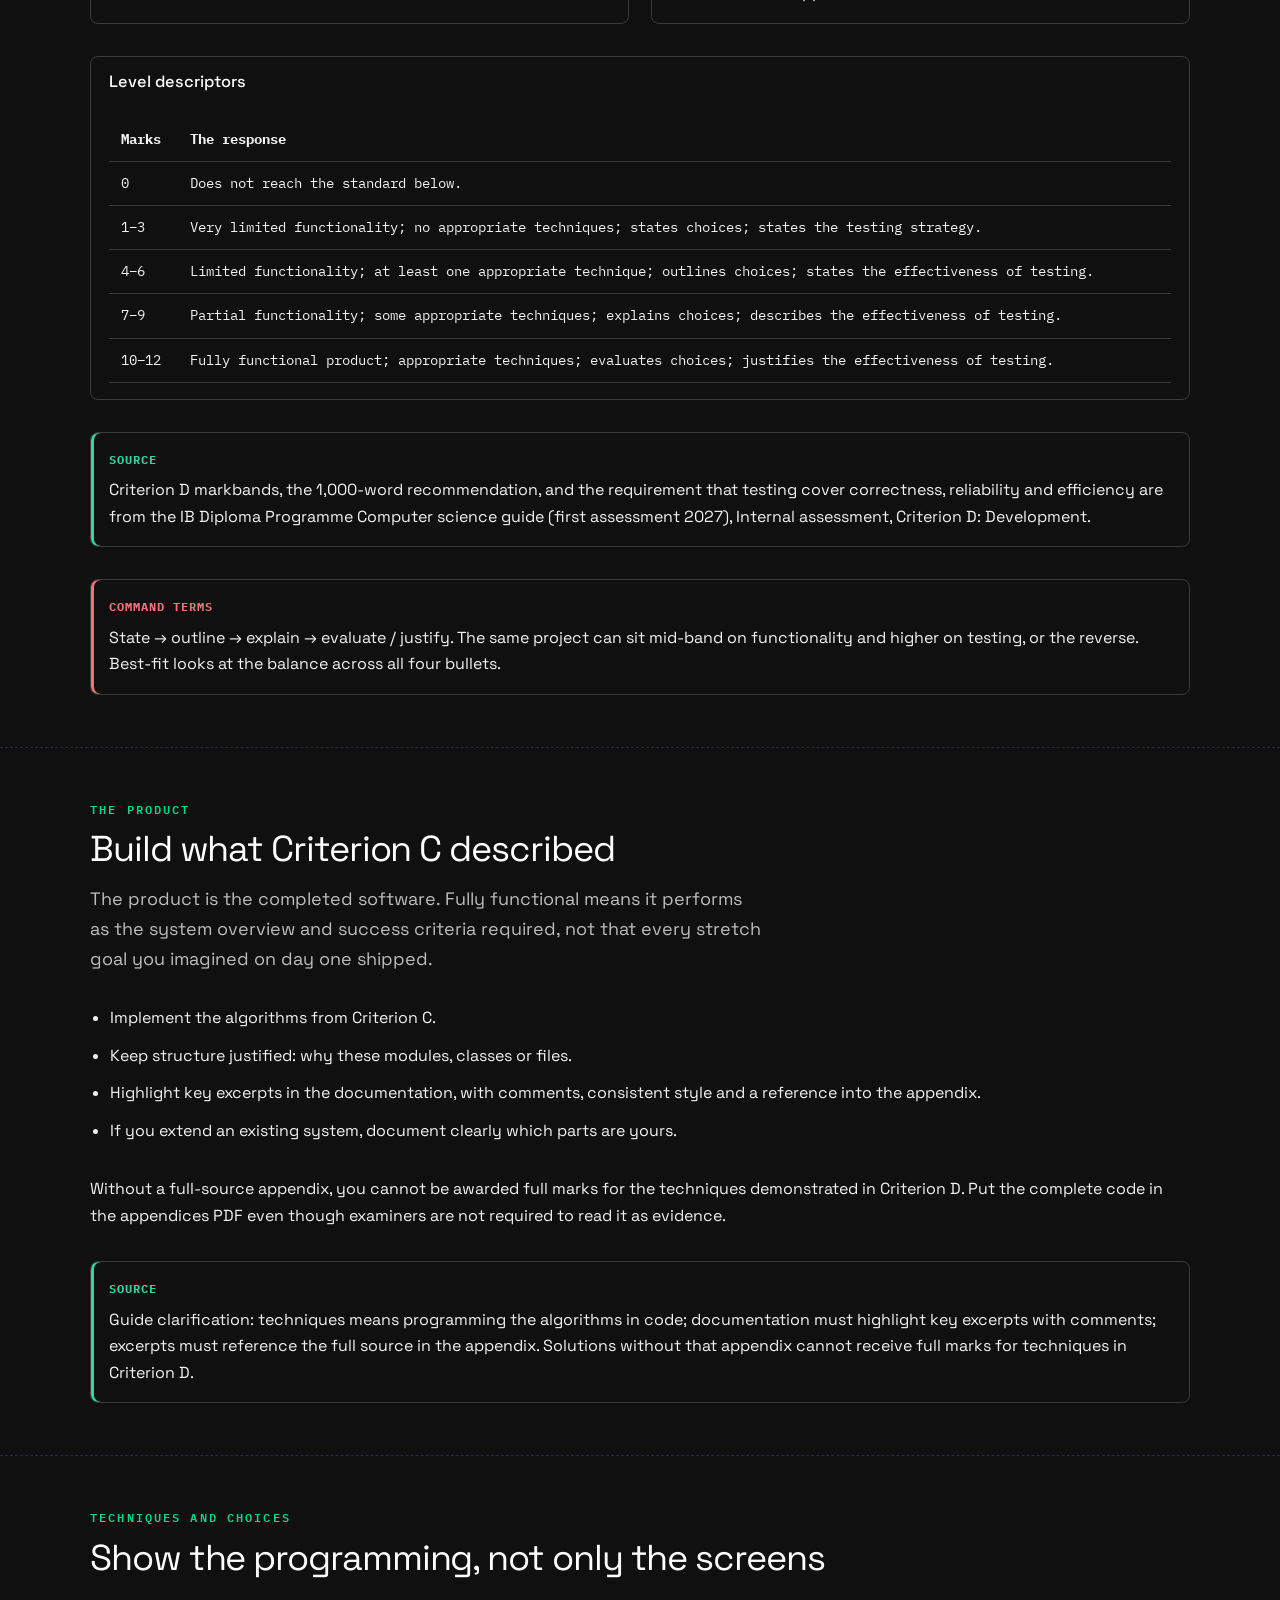
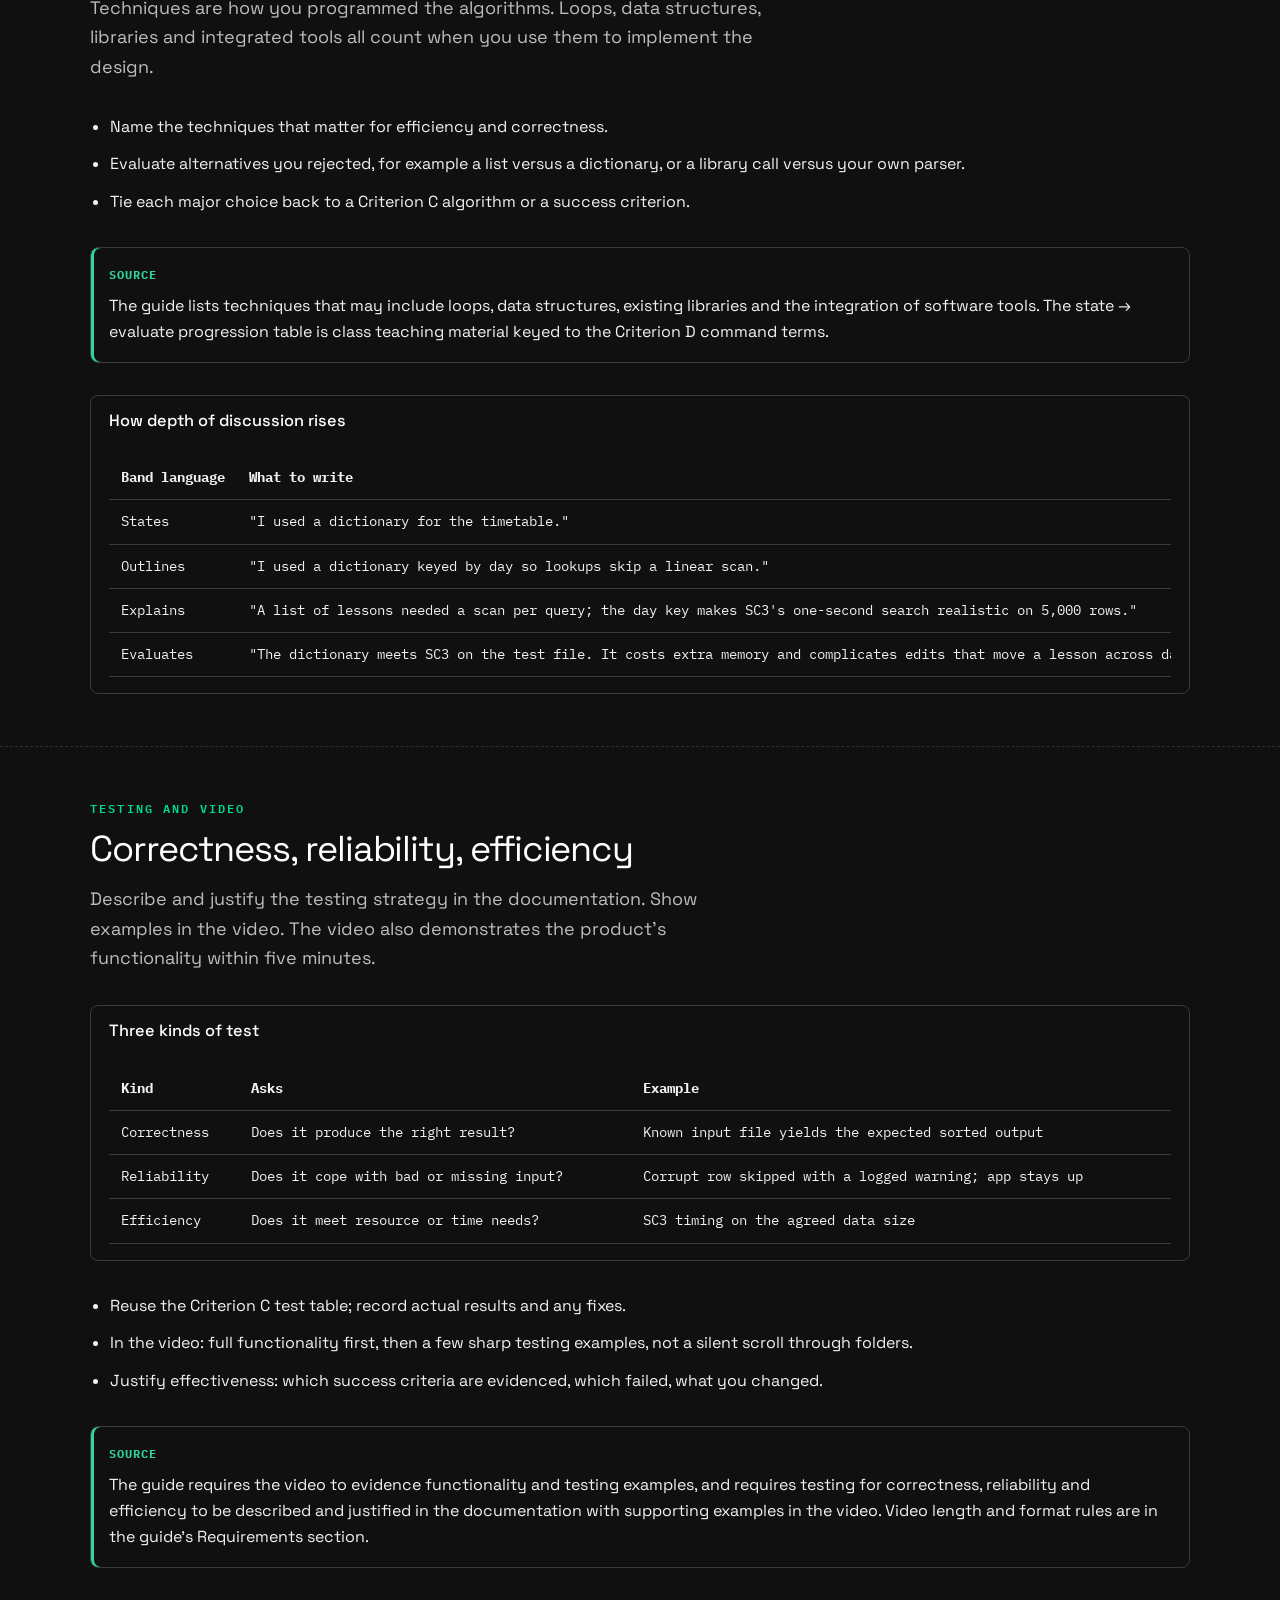
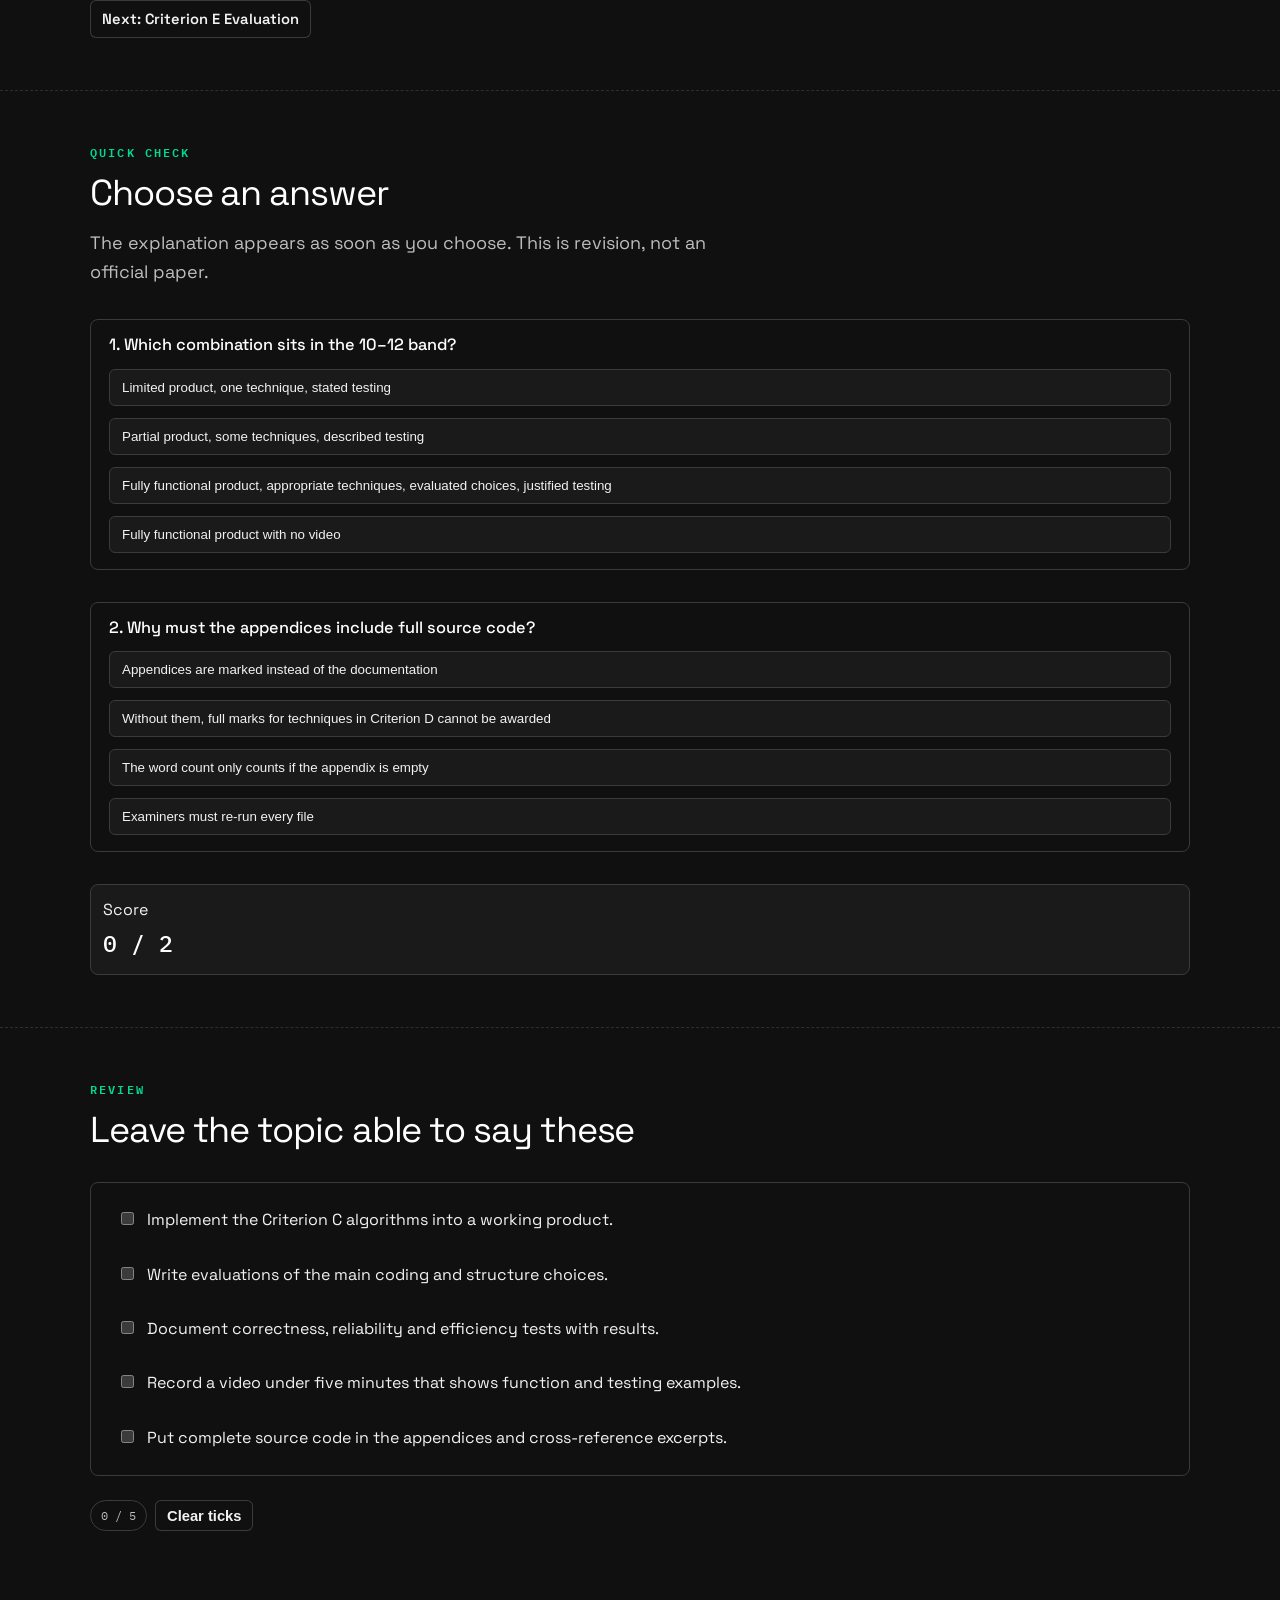
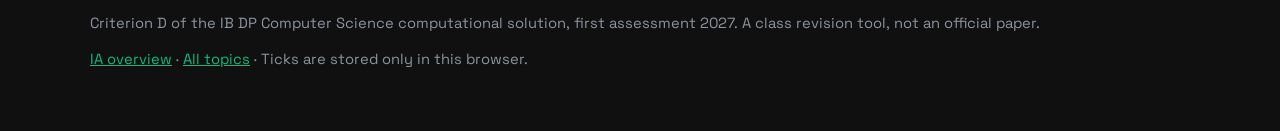
<file: ia-d-development.html>
<!DOCTYPE html>
<html lang="en">
<head>
  <meta charset="utf-8">
  <meta name="viewport" content="width=device-width, initial-scale=1">
  <title>Criterion D · Development · IB Computer Science IA</title>
  <meta name="description" content="Criterion D for the IB DP Computer Science IA. Product, techniques, testing and video evidence.">
  <meta name="theme-color" content="#101010">
  <link rel="icon" type="image/png" sizes="32x32" href="favicon-32.png">
  <link rel="apple-touch-icon" href="apple-touch-icon.png">
  <meta name="apple-mobile-web-app-title" content="IB CS">
  <link rel="preconnect" href="https://fonts.googleapis.com">
  <link rel="preconnect" href="https://fonts.gstatic.com" crossorigin>
  <link href="https://fonts.googleapis.com/css2?family=IBM+Plex+Mono:wght@400;500;600&family=Space+Grotesk:wght@400;500;600;700&display=swap" rel="stylesheet">
  <link rel="stylesheet" href="css/styles.css">
</head>
<body>
  <a class="skip" href="#main">Skip to content</a>
  <header>
    <div class="wrap header-row">
      <a class="brand" href="ia-computational-solution.html"><span class="mark">D</span> Development</a>
      <nav class="nav" aria-label="Lesson">
        <a href="index.html">All topics</a>
        <a href="ia-computational-solution.html">IA</a>
        <a href="ia-a-problem-specification.html">A</a>
        <a href="ia-b-planning.html">B</a>
        <a href="ia-c-system-overview.html">C</a>
        <a href="ia-d-development.html">D</a>
        <a href="ia-e-evaluation.html">E</a>
      </nav>
    </div>
  </header>
  <main id="main">
    <div class="wrap" style="padding: 48px 0">
      <p>This lesson needs JavaScript.</p>
    </div>
  </main>
  <footer>
    <div class="wrap">
      <p>Criterion D of the IB DP Computer Science computational solution, first assessment 2027. A class revision tool, not an official paper.</p>
      <p class="fine"><a href="ia-computational-solution.html">IA overview</a> · <a href="index.html">All topics</a> · Ticks are stored only in this browser.</p>
    </div>
  </footer>
  <script type="module">
    import { renderTopic } from "./js/lesson.js";
    import { topic } from "./js/ia-d.js";
    renderTopic(topic);
  </script>
</body>
</html>
</file>
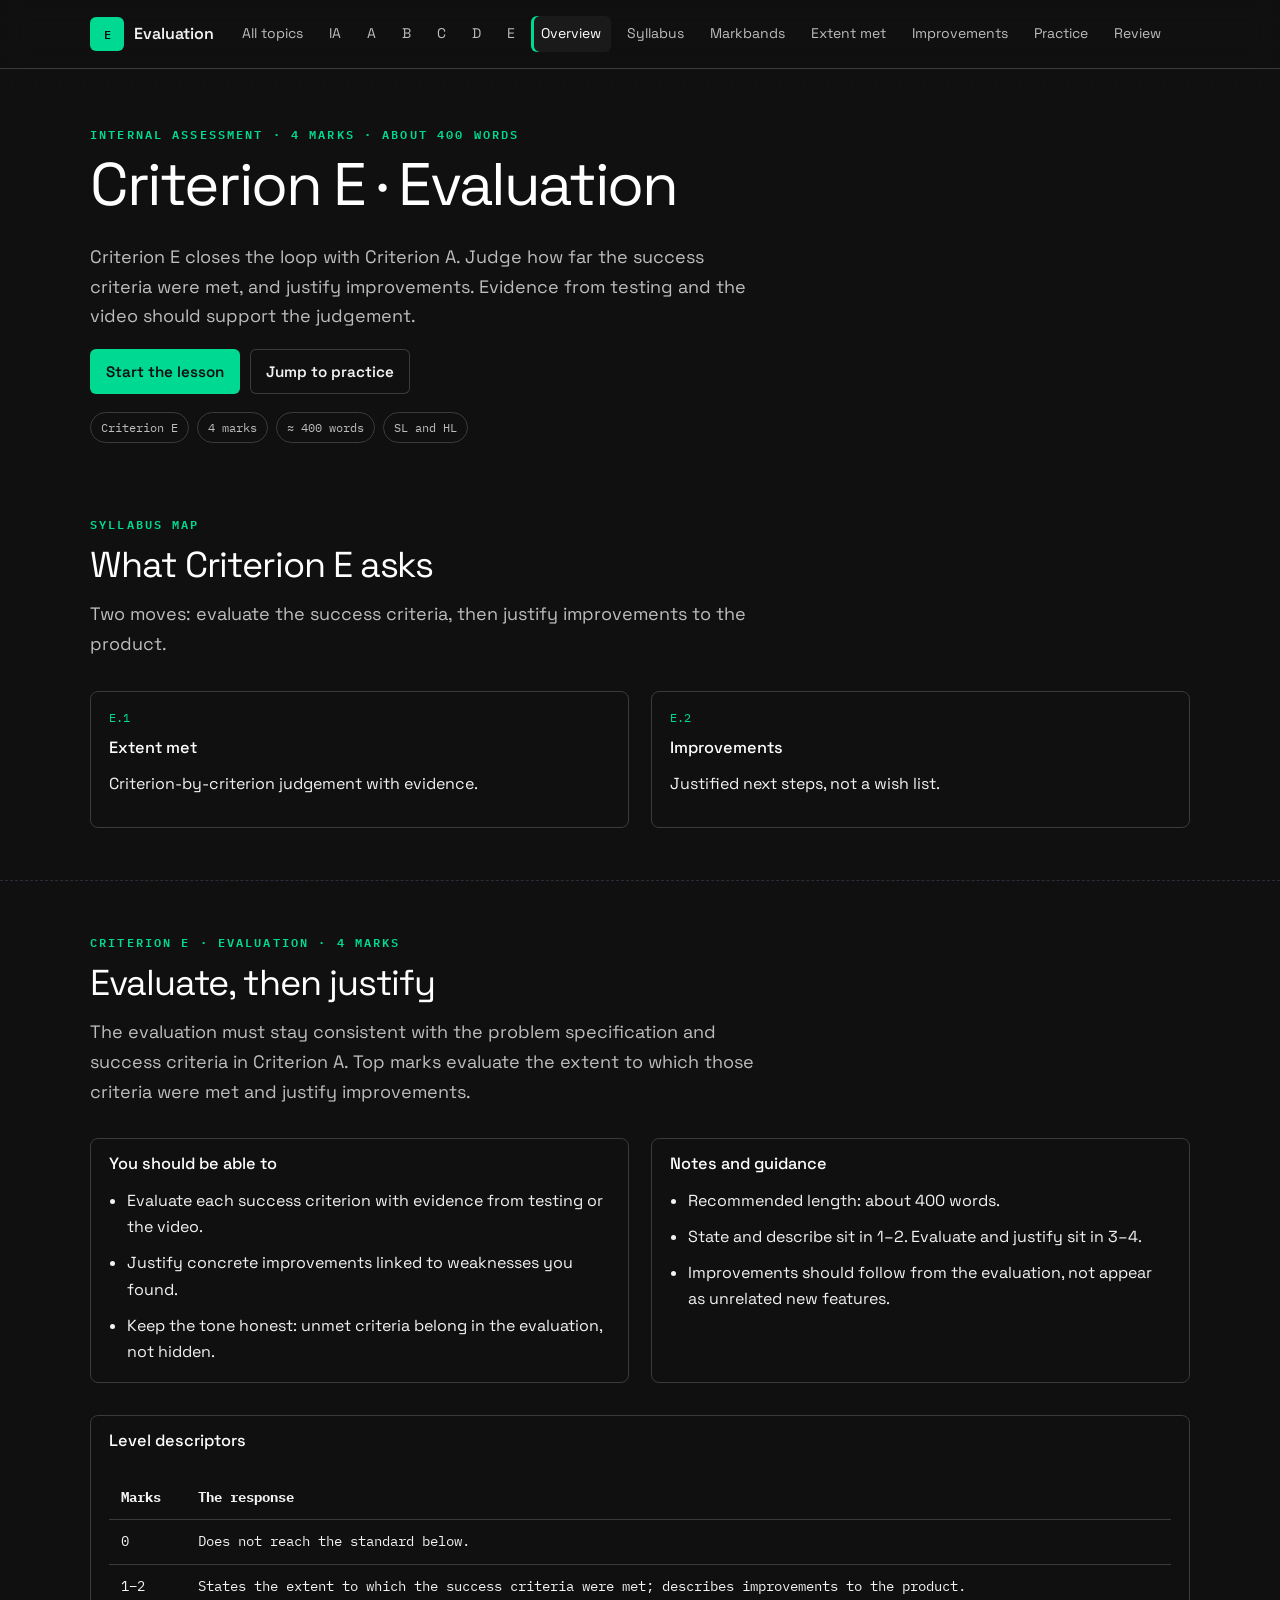
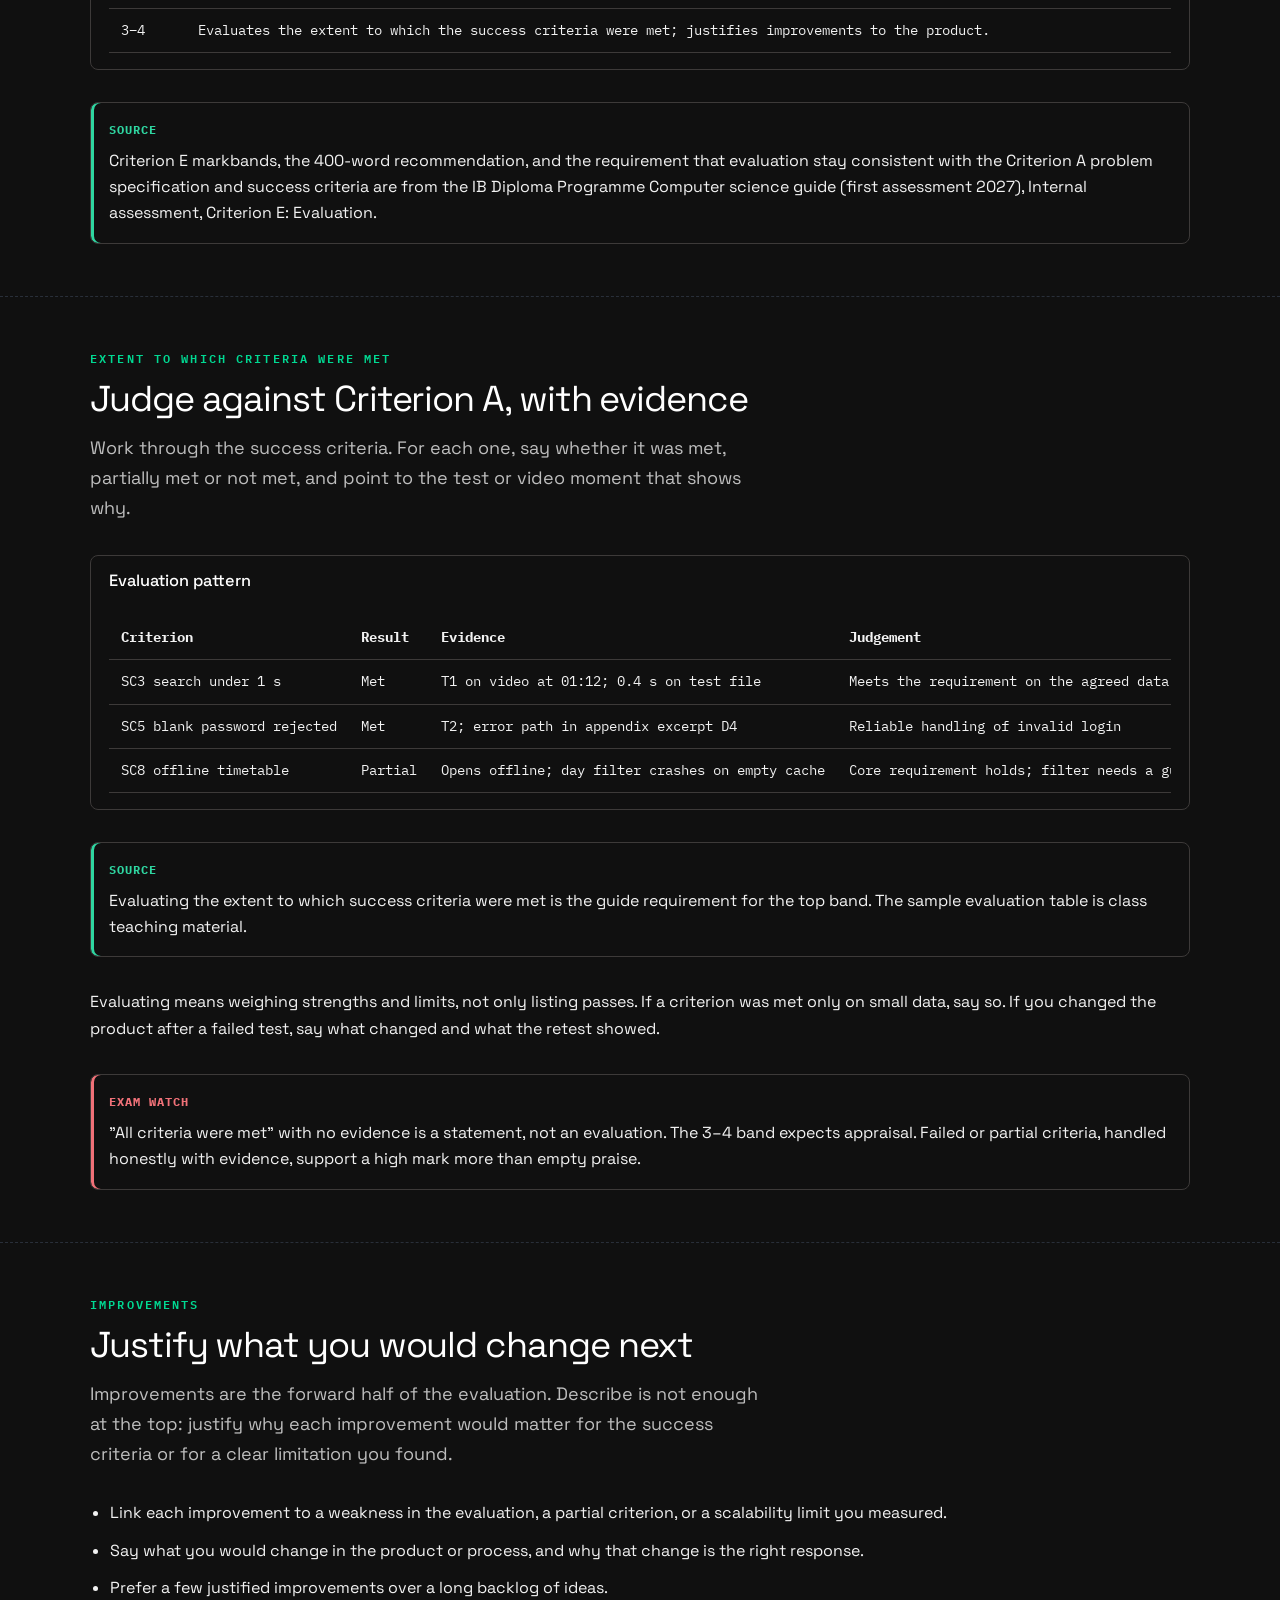
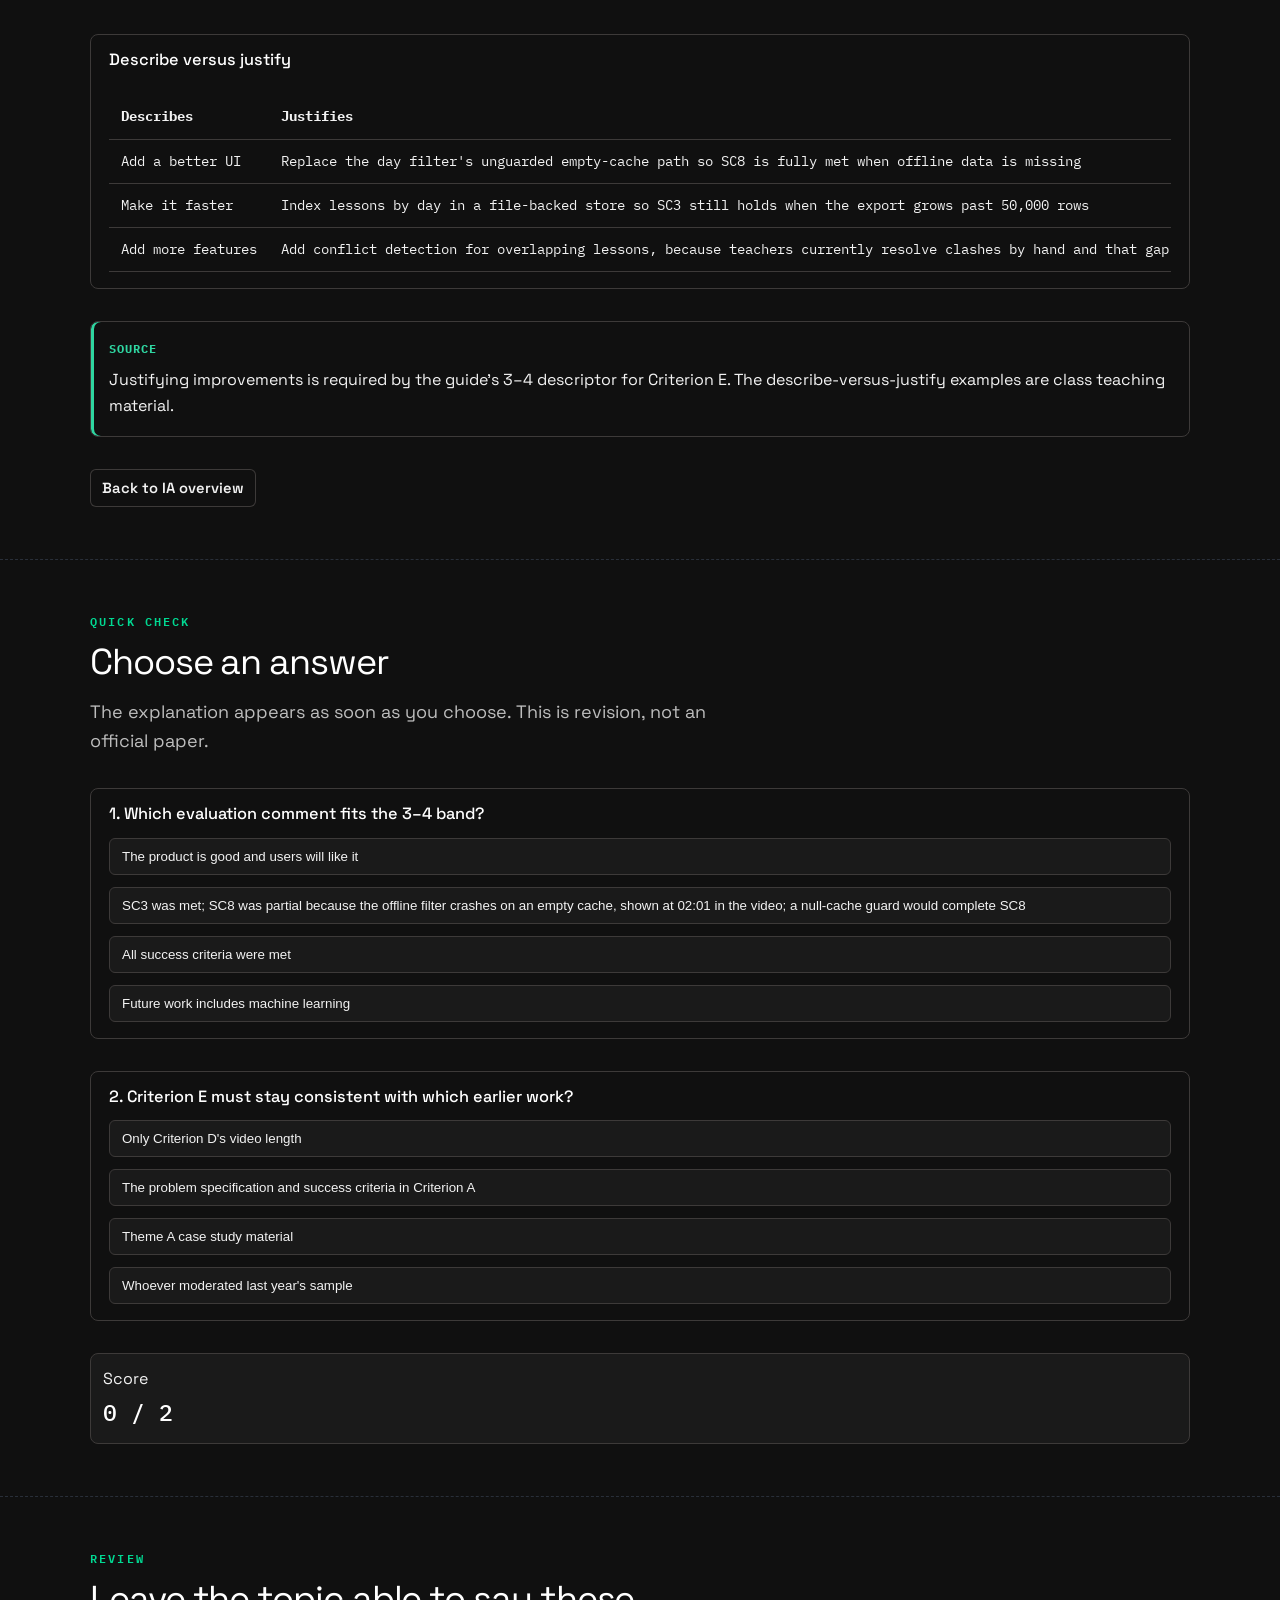
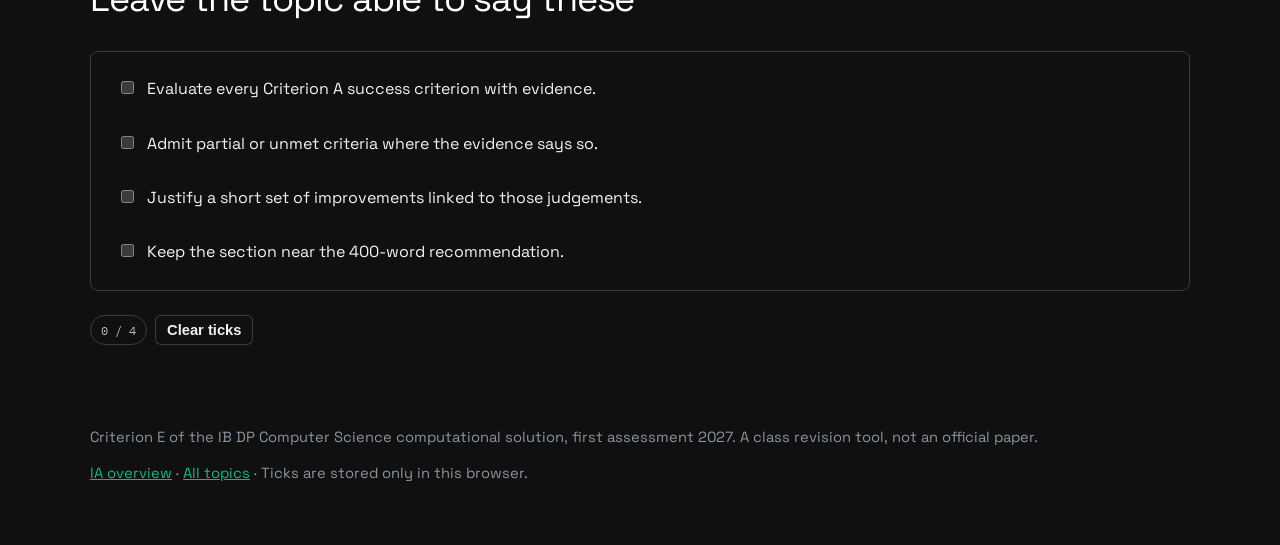
<file: ia-e-evaluation.html>
<!DOCTYPE html>
<html lang="en">
<head>
  <meta charset="utf-8">
  <meta name="viewport" content="width=device-width, initial-scale=1">
  <title>Criterion E · Evaluation · IB Computer Science IA</title>
  <meta name="description" content="Criterion E for the IB DP Computer Science IA. Evaluate success criteria and justify improvements.">
  <meta name="theme-color" content="#101010">
  <link rel="icon" type="image/png" sizes="32x32" href="favicon-32.png">
  <link rel="apple-touch-icon" href="apple-touch-icon.png">
  <meta name="apple-mobile-web-app-title" content="IB CS">
  <link rel="preconnect" href="https://fonts.googleapis.com">
  <link rel="preconnect" href="https://fonts.gstatic.com" crossorigin>
  <link href="https://fonts.googleapis.com/css2?family=IBM+Plex+Mono:wght@400;500;600&family=Space+Grotesk:wght@400;500;600;700&display=swap" rel="stylesheet">
  <link rel="stylesheet" href="css/styles.css">
</head>
<body>
  <a class="skip" href="#main">Skip to content</a>
  <header>
    <div class="wrap header-row">
      <a class="brand" href="ia-computational-solution.html"><span class="mark">E</span> Evaluation</a>
      <nav class="nav" aria-label="Lesson">
        <a href="index.html">All topics</a>
        <a href="ia-computational-solution.html">IA</a>
        <a href="ia-a-problem-specification.html">A</a>
        <a href="ia-b-planning.html">B</a>
        <a href="ia-c-system-overview.html">C</a>
        <a href="ia-d-development.html">D</a>
        <a href="ia-e-evaluation.html">E</a>
      </nav>
    </div>
  </header>
  <main id="main">
    <div class="wrap" style="padding: 48px 0">
      <p>This lesson needs JavaScript.</p>
    </div>
  </main>
  <footer>
    <div class="wrap">
      <p>Criterion E of the IB DP Computer Science computational solution, first assessment 2027. A class revision tool, not an official paper.</p>
      <p class="fine"><a href="ia-computational-solution.html">IA overview</a> · <a href="index.html">All topics</a> · Ticks are stored only in this browser.</p>
    </div>
  </footer>
  <script type="module">
    import { renderTopic } from "./js/lesson.js";
    import { topic } from "./js/ia-e.js";
    renderTopic(topic);
  </script>
</body>
</html>
</file>
<file: css/styles.css>
:root {
  color-scheme: dark;
  --bg: #101010;
  --bg-elev: #1a1a1a;
  --ink: #f2f2f2;
  --ink-strong: #ffffff;
  --muted: #bdbdbd;
  --faint: #8b949e;
  --line: #3d3a39;
  --teal: #00d992;
  --teal-soft: #2fd6a1;
  --teal-deep: #10b981;
  --teal-ink: #101010;
  --amber: #e6c07b;
  --amber-ink: #101010;
  --blue: #8b949e;
  --coral: #f07178;
  --good: #00d992;
  --bad: #f07178;
  --shadow: none;
  --serif: "Space Grotesk", system-ui, sans-serif;
  --sans: "Space Grotesk", system-ui, sans-serif;
  --mono: "IBM Plex Mono", ui-monospace, SFMono-Regular, Menlo, Consolas, monospace;
  --radius: 8px;
}

* { box-sizing: border-box; }

html { scroll-behavior: smooth; }

body {
  margin: 0;
  font-family: var(--sans);
  font-size: 1rem;
  line-height: 1.65;
  color: var(--ink);
  background: var(--bg);
}

body::before {
  content: "";
  position: fixed;
  inset: 0;
  pointer-events: none;
  background-image: radial-gradient(rgba(242, 242, 242, 0.035) 1px, transparent 1px);
  background-size: 24px 24px;
  mask-image: linear-gradient(to bottom, #000 0%, transparent 70%);
  opacity: 0.7;
}

::selection { background: rgba(0, 217, 146, 0.35); color: var(--ink-strong); }

:focus-visible {
  outline: 2px solid var(--teal);
  outline-offset: 3px;
}

.skip {
  position: absolute;
  left: 12px;
  top: -48px;
  z-index: 20;
  background: var(--teal);
  color: var(--teal-ink);
  padding: 8px 12px;
  border-radius: 8px;
  font-weight: 600;
}

.skip:focus { top: 12px; }

a { color: var(--teal-deep); }

h1, h2, h3, h4 {
  font-family: var(--sans);
  font-weight: 500;
  letter-spacing: -0.03em;
  line-height: 1.12;
  margin: 0 0 0.4em;
  color: var(--ink-strong);
}

h1 { font-size: clamp(2.25rem, 5vw, 3.75rem); font-weight: 400; letter-spacing: -0.04em; }

h2 { font-size: clamp(1.6rem, 3vw, 2.25rem); font-weight: 400; letter-spacing: -0.03em; }

h3 { font-size: 1.25rem; }

p { margin: 0 0 0.8em; }

.wrap {
  width: min(1100px, calc(100% - 32px));
  margin-inline: auto;
}

.kicker {
  margin: 0 0 0.4rem;
  font-family: var(--mono);
  font-size: 0.74rem;
  letter-spacing: 0.18em;
  text-transform: uppercase;
  color: var(--teal);
  font-weight: 600;
}

.lede {
  max-width: 42rem;
  color: var(--muted);
  font-size: 1.125rem;
  line-height: 1.65;
}

header {
  position: sticky;
  top: 0;
  z-index: 10;
  backdrop-filter: blur(12px);
  background: rgba(16, 16, 16, 0.88);
  border-bottom: 1px solid var(--line);
}

.header-row {
  display: flex;
  align-items: center;
  gap: 18px;
  min-height: 68px;
}

.brand {
  display: flex;
  align-items: center;
  gap: 10px;
  color: var(--ink);
  text-decoration: none;
  font-weight: 600;
  flex: 0 0 auto;
}

.mark {
  display: grid;
  place-items: center;
  width: 34px;
  height: 34px;
  border-radius: 6px;
  background: var(--teal);
  color: var(--teal-ink);
  font-family: var(--mono);
  font-size: 0.72rem;
  font-weight: 600;
}

.nav {
  display: flex;
  gap: 6px;
  overflow-x: auto;
  padding: 8px 0;
  scrollbar-width: none;
}

.nav::-webkit-scrollbar { display: none; }

.nav a {
  color: var(--muted);
  text-decoration: none;
  font-size: 0.875rem;
  padding: 6px 10px;
  border-radius: 6px;
  white-space: nowrap;
}

.nav a:hover,
.nav a.is-active {
  color: var(--ink-strong);
  background: var(--bg-elev);
}

.nav a.is-active { box-shadow: inset 3px 0 0 var(--teal); }

.hero { padding: 56px 0 20px; }

.hero-grid {
  display: grid;
  grid-template-columns: 1.3fr 0.7fr;
  gap: 36px;
  align-items: center;
}

.actions { display: flex; flex-wrap: wrap; gap: 10px; margin: 18px 0; }

.btn {
  appearance: none;
  border: 0;
  cursor: pointer;
  border-radius: 6px;
  padding: 10px 16px;
  background: var(--teal);
  color: var(--teal-ink);
  font-weight: 600;
  font-size: 0.95rem;
  text-decoration: none;
  display: inline-flex;
  align-items: center;
  justify-content: center;
  gap: 8px;
  transition: filter 0.15s ease, background 0.15s ease, color 0.15s ease;
}

.btn:hover { filter: brightness(1.08); }

.btn.ghost {
  background: transparent;
  color: var(--ink);
  box-shadow: inset 0 0 0 1px var(--line);
}

.btn.ghost:hover {
  border-color: var(--teal);
  color: var(--teal);
  box-shadow: inset 0 0 0 1px var(--teal);
}

.btn.amber { background: var(--amber); color: var(--amber-ink); }

.btn.small { padding: 7px 12px; font-size: 0.92rem; }

.btn:disabled {
  cursor: not-allowed;
  opacity: 0.45;
}

.chips { display: flex; flex-wrap: wrap; gap: 8px; padding: 0; margin: 16px 0 0; list-style: none; }

.chip {
  font-family: var(--mono);
  font-size: 0.78rem;
  color: var(--muted);
  border: 1px solid var(--line);
  border-radius: 999px;
  padding: 4px 10px;
}

.stage {
  position: relative;
  min-height: 280px;
  border-radius: 8px;
  border: 1px solid var(--line);
  background: var(--bg-elev);
  box-shadow: none;
  overflow: hidden;
}

.road {
  position: absolute;
  left: 8%;
  right: 8%;
  top: 46%;
  height: 54px;
  border-radius: 999px;
  background:
    repeating-linear-gradient(90deg, rgba(242, 242, 242, 0.14) 0 18px, transparent 18px 34px),
    #141414;
  box-shadow: inset 0 0 0 1px var(--line);
}

.car {
  position: absolute;
  top: 50%;
  width: 46px;
  height: 22px;
  margin-top: -11px;
  border-radius: 7px;
  background: var(--amber);
  animation: drive 7s linear infinite;
}

.car::after {
  content: "";
  position: absolute;
  right: 6px;
  top: 4px;
  width: 10px;
  height: 8px;
  background: #fff4d2;
  border-radius: 2px;
}

.node {
  position: absolute;
  width: 16px;
  height: 16px;
  border-radius: 50%;
  background: var(--teal);
  box-shadow: 0 0 0 6px rgba(0, 217, 146, 0.15);
}

.node.a { top: 18%; left: 16%; }
.node.b { top: 22%; right: 18%; background: var(--teal-soft); box-shadow: 0 0 0 6px rgba(47, 214, 161, 0.12); }
.node.c { bottom: 16%; left: 38%; background: var(--coral); box-shadow: 0 0 0 6px rgba(240, 113, 120, 0.15); }

.page-card {
  position: absolute;
  right: 14%;
  bottom: 18%;
  width: 92px;
  padding: 8px;
  border-radius: 6px;
  background: var(--bg-elev);
  border: 1px solid var(--line);
  font-family: var(--mono);
  font-size: 0.68rem;
  color: var(--amber);
}

.stage-caption {
  position: absolute;
  left: 16px;
  bottom: 12px;
  margin: 0;
  font-size: 0.78rem;
  color: var(--faint);
}

section.block, .hero { scroll-margin-top: 76px; }

section.block { padding: 3.25rem 0; }

code {
  font-family: var(--mono);
  font-size: 0.86em;
  color: var(--ink-strong);
  background: var(--bg-elev);
  border-radius: 6px;
  padding: 0.08em 0.4em;
  letter-spacing: 0;
}

h1 code, h2 code, h3 code { font-size: 0.78em; }

button code {
  font-family: inherit;
  font-size: inherit;
  font-weight: inherit;
  color: inherit;
  background: none;
  border-radius: 0;
  padding: 0;
  letter-spacing: inherit;
}

.section-head { margin-bottom: 18px; }

.grid-2 { display: grid; grid-template-columns: 1fr 1fr; gap: 22px; }
.grid-3 { display: grid; grid-template-columns: repeat(3, 1fr); gap: 20px; }
.grid-6 { display: grid; grid-template-columns: repeat(3, 1fr); gap: 14px; }

.card, .lab, .callout, .map-card, .fn, .q, .check-list, .worked {
  background: var(--bg);
  border: 1px solid var(--line);
  border-radius: var(--radius);
  padding: 16px 18px;
}

.card h3, .map-card h3, .fn h3, .q h3, .worked h3 {
  font-family: var(--sans);
  letter-spacing: 0;
  font-size: 1.02rem;
  margin-bottom: 0.9rem;
}

.map-card {
  color: inherit;
  text-decoration: none;
  display: block;
  min-height: 100%;
}

.map-card:hover { border-color: var(--teal); }

.map-card span {
  display: block;
  font-family: var(--mono);
  font-size: 0.75rem;
  color: var(--teal);
  margin-bottom: 0.7rem;
}

.card p:last-child, .fn p:last-child, .callout p:last-child { margin-bottom: 0; }

.card ul, .q ul { margin: 0.35rem 0 0; padding-left: 1.1em; }
.card li + li { margin-top: 0.6em; }

.card.internet { box-shadow: inset 3px 0 0 var(--teal); }
.card.www { box-shadow: inset 3px 0 0 var(--amber); }

.callout.exam { box-shadow: inset 3px 0 0 var(--coral); }
.callout.note { box-shadow: inset 3px 0 0 var(--teal-soft); }
.callout strong { font-family: var(--mono); font-size: 0.78rem; letter-spacing: 0.08em; text-transform: uppercase; display: block; margin-bottom: 0.5rem; }
.callout.exam strong { color: var(--coral); }
.callout.note strong { color: var(--teal-soft); }

.lab { margin-top: 16px; }
.lab h3 { margin-bottom: 0.9rem; }
.lab > p { margin-bottom: 1.15rem; }

label.field { display: block; font-size: 0.92rem; color: var(--muted); margin-bottom: 8px; }

input[type="text"], input[type="number"], textarea {
  width: 100%;
  border-radius: 6px;
  border: 1px solid var(--line);
  background: var(--bg-elev);
  color: var(--ink);
  padding: 12px 14px;
  font-family: var(--mono);
  font-size: 0.95rem;
}

input[type="text"]:focus, input[type="number"]:focus, textarea:focus, select:focus {
  outline: none;
  border-color: var(--teal);
  box-shadow: 0 0 0 1px var(--teal);
}

textarea { min-height: 110px; resize: vertical; font-family: var(--sans); }

.presets { display: flex; flex-wrap: wrap; gap: 8px; margin: 10px 0; }

.url-bar {
  display: flex;
  flex-wrap: wrap;
  gap: 6px;
  padding: 10px;
  border-radius: 8px;
  background: var(--bg-elev);
  border: 1px solid var(--line);
  min-height: 58px;
}

.part {
  border: 0;
  cursor: pointer;
  border-radius: 6px;
  padding: 8px 10px;
  font-family: var(--mono);
  font-size: 0.92rem;
  color: #0c1118;
  text-align: left;
}

.part small { display: block; font-family: var(--sans); font-size: 0.72rem; opacity: 0.75; }
.part.protocol { background: var(--blue); }
.part.domain { background: var(--teal); }
.part.path { background: var(--amber); }
.part.extra { background: #d7dbe4; }
.part.is-picked { outline: 3px solid white; }
.part.muted { background: transparent; color: var(--faint); box-shadow: inset 0 0 0 1px var(--line); cursor: default; }

.define {
  margin-top: 12px;
  padding: 12px 14px;
  border-radius: 6px;
  background: rgba(242, 242, 242, 0.04);
}

.panes { display: grid; grid-template-columns: 1fr 1fr; gap: 12px; margin-top: 12px; }
.pane { border-radius: 8px; padding: 12px; background: var(--bg-elev); border: 1px solid var(--line); min-height: 140px; }
.pane h4 { font-family: var(--mono); font-size: 0.78rem; letter-spacing: 0.08em; text-transform: uppercase; margin-bottom: 8px; }
.pane.http h4 { color: var(--coral); }
.pane.https h4 { color: var(--teal); }
.pane pre { margin: 0; white-space: pre-wrap; word-break: break-word; font-family: var(--mono); font-size: 0.86rem; }

.flow {
  display: grid;
  grid-template-columns: repeat(4, 1fr);
  gap: 10px;
  margin: 12px 0;
  padding: 0;
  list-style: none;
}

.flow li {
  border-radius: 8px;
  padding: 12px;
  text-align: center;
  border: 1px solid var(--line);
  color: var(--faint);
  background: var(--bg-elev);
}

.flow li strong { display: block; color: var(--ink); font-size: 0.95rem; }
.flow li.is-on {
  color: var(--teal-ink);
  background: var(--teal);
  border-color: var(--teal);
}
.flow li.is-on strong { color: inherit; }

.step-readout { min-height: 4.5em; }

.row-actions { display: flex; flex-wrap: wrap; gap: 8px; margin-top: 8px; }

.sort-grid, .pool, .chosen { display: grid; gap: 8px; }
.sort-grid { margin-top: 8px; }
.pool, .chosen { margin: 8px 0; }

.sort-card, .step-btn, .opt {
  text-align: left;
  border-radius: 6px;
  border: 1px solid var(--line);
  background: var(--bg-elev);
  color: var(--ink);
  padding: 10px 12px;
}

.choices { display: flex; flex-wrap: wrap; gap: 8px; margin-top: 8px; }

.choice {
  border-radius: 999px;
  border: 1px solid var(--line);
  background: transparent;
  color: var(--ink);
  padding: 6px 10px;
  cursor: pointer;
}

.choice.is-correct, .sort-card.is-correct, .opt.is-correct {
  background: rgba(0, 217, 146, 0.14);
  border-color: rgba(0, 217, 146, 0.55);
}

.choice.is-wrong, .opt.is-wrong {
  background: rgba(240, 113, 120, 0.12);
  border-color: rgba(240, 113, 120, 0.55);
}

.feedback { min-height: 1.4em; color: var(--muted); font-size: 0.95rem; }
.feedback.good { color: var(--good); }
.feedback.bad { color: var(--bad); }

.fn.is-lit { border-color: rgba(0, 217, 146, 0.65); box-shadow: 0 0 0 1px rgba(0, 217, 146, 0.35); }

.jars { display: grid; grid-template-columns: 1fr 1fr; gap: 12px; }
.jar { background: var(--bg-elev); border-radius: 8px; padding: 12px; border: 1px dashed var(--line); min-height: 150px; }
.jar h4 { margin-bottom: 8px; font-family: var(--sans); font-size: 0.95rem; }
.jar.ram { border-color: rgba(0, 217, 146, 0.35); }
.jar.disk { border-color: rgba(230, 192, 123, 0.45); }
.jar-list { display: grid; gap: 8px; }
.cookie { background: rgba(242, 242, 242, 0.04); border-radius: 6px; padding: 8px 10px; }
.cookie b { font-family: var(--mono); font-weight: 560; font-size: 0.86rem; }
.empty { color: var(--faint); margin: 0; }

.q + .q { margin-top: 12px; }
.marks { font-family: var(--mono); font-size: 0.75rem; color: var(--amber); letter-spacing: 0.06em; }

.scheme { margin-top: 10px; padding-top: 10px; border-top: 1px solid var(--line); }
.scheme ol { margin: 0; padding-left: 1.2em; }
.award { display: flex; align-items: center; gap: 8px; margin-top: 8px; color: var(--muted); font-size: 0.92rem; }
.award input { width: 80px; }

.scoreboard {
  display: flex;
  flex-wrap: wrap;
  gap: 10px;
  margin-top: 12px;
}

.scoreboard div {
  flex: 1 1 180px;
  border-radius: 8px;
  padding: 12px;
  background: var(--bg-elev);
  border: 1px solid var(--line);
}

.scoreboard strong { display: block; font-family: var(--mono); font-size: 1.45rem; font-weight: 500; color: var(--ink-strong); }

.check-list { display: grid; gap: 12px; }
.check-list label {
  display: flex;
  gap: 10px;
  align-items: flex-start;
  padding: 8px;
  border-radius: 6px;
}
.check-list label:hover { background: rgba(242, 242, 242, 0.03); }
.check-list input { margin-top: 5px; accent-color: var(--teal); }

footer {
  padding: 28px 0 48px;
  color: var(--faint);
  font-size: 0.92rem;
}

.stack { display: grid; gap: 12px; }

.paper-label {
  margin: 2.25rem 0 1rem;
  font-family: var(--mono);
  font-size: 0.78rem;
  letter-spacing: 0.18em;
  text-transform: uppercase;
  color: var(--teal);
}

.chapter { margin: 18px 0 26px; }
.chapter h2 { font-size: 1.55rem; }
.chapter .count { color: var(--faint); font-family: var(--sans); font-size: 0.92rem; letter-spacing: 0; font-weight: 520; }

.topics { display: grid; grid-template-columns: repeat(auto-fill, minmax(230px, 1fr)); gap: 14px; }

.topic {
  display: flex;
  flex-direction: column;
  align-items: flex-start;
  gap: 6px;
  min-height: 124px;
  padding: 14px 14px 12px;
  border-radius: 8px;
  border: 1px solid var(--line);
  background: var(--bg);
  color: inherit;
  text-decoration: none;
  transition: border-color 0.15s ease;
}

.topic strong { font-family: var(--sans); font-weight: 520; letter-spacing: 0; font-size: 1rem; }
.topic .code { font-family: var(--mono); font-size: 0.78rem; color: var(--teal); }
.topic em { margin-top: auto; font-style: normal; font-family: var(--mono); font-size: 0.74rem; letter-spacing: 0.08em; text-transform: uppercase; color: var(--teal); }
.topic.ready { box-shadow: inset 3px 0 0 var(--teal); }
.topic.ready:hover { border-color: rgba(0, 217, 146, 0.5); }
.topic.later { color: var(--muted); cursor: default; }
.topic.later .code, .topic.later em { color: var(--faint); }

.chain { display: grid; grid-template-columns: repeat(3, 1fr); gap: 12px; }
.bcard { border-radius: 8px; padding: 12px; background: var(--bg-elev); border: 1px solid var(--line); }
.bcard h4 { font-family: var(--sans); letter-spacing: 0; font-size: 0.95rem; margin-bottom: 8px; }
.bcard p { margin: 0 0 6px; font-size: 0.92rem; }
.bcard code { display: block; word-break: break-all; }
.bcard.bad { border-color: rgba(240, 113, 120, 0.65); box-shadow: inset 3px 0 0 var(--coral); }
.bcard.ok { border-color: rgba(0, 217, 146, 0.4); }
.flow.six { grid-template-columns: repeat(3, 1fr); }
.calc-grid { display: grid; grid-template-columns: 1fr 1fr; gap: 12px; margin: 8px 0; }
select {
  width: 100%;
  margin-top: 6px;
  border-radius: 6px;
  border: 1px solid var(--line);
  background: var(--bg-elev);
  color: var(--ink);
  padding: 12px 14px;
}
table.sheet { width: 100%; border-collapse: collapse; font-family: var(--mono); font-size: 0.88rem; margin-top: 12px; }
table.sheet th, table.sheet td { border-bottom: 1px solid var(--line); padding: 10px 12px; text-align: left; }
.out { overflow-x: auto; }
.out table.sheet { width: max-content; min-width: 100%; }
.out table.sheet th, .out table.sheet td { white-space: nowrap; }
.step-btn, .choice, .opt { cursor: pointer; }
.teaching { max-width: none; }

.rhythm {
  display: flex;
  flex-direction: column;
  gap: 2rem;
}

.rhythm > * { margin-top: 0; margin-bottom: 0; }

.subhead {
  font-family: var(--sans);
  font-size: 1.35rem;
  letter-spacing: 0;
}

.rhythm > .subhead { margin-bottom: -1.1rem; }

.rhythm .section-head { margin-bottom: 0; }

.rhythm .section-head .kicker { margin-bottom: 0.65rem; }

.rhythm .section-head h2 { margin-bottom: 0.9rem; }

.rhythm .section-head > :last-child { margin-bottom: 0; }

.review-panel { display: flex; flex-direction: column; gap: 1rem; }

.prose p { margin: 0; }

.prose p + p { margin-top: 1.35rem; }

.worked { margin-top: 16px; }
.worked h3 { font-family: var(--sans); letter-spacing: 0; font-size: 1.02rem; }
.steps { margin: 0.3em 0 0; padding-left: 1.25em; }
.steps li + li { margin-top: 0.7em; }
.grid-2 + .grid-2, .teaching + .grid-2, .grid-2 + .worked, .grid-2 + .grid-3 { margin-top: 16px; }
.tabset { margin-top: 16px; }
.tabbar { display: flex; flex-wrap: wrap; gap: 8px; }
.tab {
  font-family: var(--sans);
  font-size: 0.92rem;
  color: var(--ink);
  background: transparent;
  border: 1px solid var(--line);
  border-radius: 6px;
  padding: 8px 12px;
  cursor: pointer;
}
.tab.is-active { background: var(--teal); color: var(--teal-ink); border-color: var(--teal); }
.tabpanel { margin-top: 12px; }
.tabpanel.is-hidden { display: none; }
.tabpanel h3 { font-family: var(--sans); letter-spacing: 0; font-size: 1rem; margin-top: 14px; }
.pseudo {
  font-family: "Courier New", Courier, monospace;
  font-size: 0.92rem;
  line-height: 1.5;
  white-space: pre;
  overflow-x: auto;
  color: var(--ink);
  background: var(--bg-elev);
  border: 1px solid var(--line);
  border-radius: 6px;
  padding: 14px 16px;
  margin: 12px 0 0;
}
.pseudo .tok-key { color: var(--teal); }
.pseudo .tok-type { color: var(--teal-soft); }
.pseudo .tok-fn { color: var(--teal); }
.pseudo .tok-string { color: var(--amber); }
.pseudo .tok-number { color: var(--coral); }
.pseudo .tok-comment { color: var(--faint); font-style: italic; }
.chart { display: flex; flex-direction: column; align-items: center; margin-top: 8px; }
.chart-card + .chart-card { margin-top: 18px; }
.shape, .diamond {
  font-family: "Courier New", Courier, monospace;
  font-size: 0.86rem;
  text-align: center;
}
.shape {
  border: 2px solid var(--blue);
  background: var(--bg-elev);
  min-width: 190px;
  max-width: 280px;
  padding: 10px 16px;
}
.shape.term { border-radius: 999px; border-color: var(--teal); }
.shape.process { border-radius: 4px; }
.shape.io { transform: skewX(-14deg); border-color: var(--amber); padding-inline: 22px; }
.shape.io .unskew { display: inline-block; transform: skewX(14deg); }
.shape.sub {
  border-color: var(--teal);
  box-shadow: inset 8px 0 0 -6px var(--teal), inset -8px 0 0 -6px var(--teal);
}
.diamond {
  width: 200px;
  height: 132px;
  display: flex;
  align-items: center;
  justify-content: center;
  position: relative;
  padding: 0 42px;
}
.diamond::before {
  content: "";
  position: absolute;
  inset: 18px 10px;
  border: 2px solid var(--coral);
  background: var(--bg-elev);
  transform: rotate(45deg);
}
.diamond span { position: relative; z-index: 1; }
.flow-arrow {
  width: 2px;
  height: 22px;
  background: var(--muted);
  position: relative;
  margin: 2px 0;
}
.flow-arrow::after {
  content: "";
  position: absolute;
  left: -4px;
  bottom: -1px;
  border: 5px solid transparent;
  border-top-color: var(--muted);
}
.flow-split {
  display: grid;
  grid-template-columns: 1fr 1fr;
  gap: 18px;
  width: min(680px, 100%);
  margin-top: 4px;
}
.flow-col { display: flex; flex-direction: column; align-items: center; }
.flow-label { margin: 0 0 6px; font-family: var(--mono); font-size: 0.78rem; color: var(--amber); }
.flow-back { margin: 8px 0 0; max-width: 26ch; text-align: center; color: var(--teal); font-size: 0.88rem; }
.flow-svg { width: min(720px, 100%); height: auto; display: block; margin: 8px auto 0; }
.struct-svg { width: min(960px, 100%); }
.flow-svg .flow-line { fill: none; stroke: var(--muted); stroke-width: 2; }
.flow-svg .flow-head { fill: var(--muted); }
.flow-svg .flow-term,
.flow-svg .flow-process,
.flow-svg .flow-io,
.flow-svg .flow-decision { fill: var(--bg-elev); stroke-width: 2; }
.flow-svg .flow-term { stroke: var(--teal); }
.flow-svg .flow-process { stroke: var(--blue); }
.flow-svg .struct-root,
.flow-svg .struct-part { fill: var(--bg-elev); stroke-width: 2; }
.flow-svg .struct-root { stroke: var(--teal); }
.flow-svg .struct-part { stroke: var(--blue); }
.flow-svg .flow-io { stroke: var(--amber); }
.flow-svg .flow-decision { stroke: var(--coral); }
.flow-svg text {
  fill: var(--ink);
  font-family: "Courier New", Courier, monospace;
  font-size: 15px;
}
.flow-svg .flow-tag { fill: var(--amber); font-size: 13px; }
.flow-svg .flow-back { fill: var(--teal); font-size: 13px; max-width: none; margin: 0; text-align: left; }
.sim-grid { margin-top: 16px; }
#ledger { margin: 8px 0 0; padding-left: 1.15em; }
#ledger li + li { margin-top: 0.35em; }

@media (max-width: 860px) {
  .hero-grid, .grid-2, .grid-3, .grid-6, .panes, .jars, .flow, .flow.six, .chain, .calc-grid, .flow-split { grid-template-columns: 1fr; }
  .header-row { flex-wrap: wrap; padding-bottom: 8px; }
  .hero { padding-top: 32px; }
}

@media (prefers-reduced-motion: reduce) {
  html { scroll-behavior: auto; }
  .car { animation: none; left: 18%; }
}

@keyframes drive {
  from { left: 10%; }
  to { left: 68%; }
}

.tag, .pill {
  font-family: var(--mono);
  font-size: 0.68rem;
  letter-spacing: 0.06em;
  text-transform: uppercase;
}

.tag { color: var(--faint); margin-left: 6px; }

.pill {
  color: var(--amber-ink);
  background: var(--amber);
  border-radius: 999px;
  padding: 2px 6px;
  margin-left: 6px;
}

.topic .pill { margin-left: 0; }

.code-figure { margin: 16px 0 0; }

.code-bar {
  display: flex;
  gap: 10px;
  align-items: baseline;
  margin-bottom: 0.75rem;
}

.code-figure figcaption,
.uml-frame figcaption,
.classbox-wrap figcaption {
  color: var(--muted);
  font-size: 0.95rem;
  margin-top: 0.55rem;
}

.code-scroll {
  max-height: 24rem;
  overflow: auto;
  border: 1px solid var(--line);
  border-radius: 6px;
  background: var(--bg-elev);
  scrollbar-color: rgba(61, 58, 57, 1) transparent;
}

.code-scroll:focus-visible { outline-offset: 3px; }

.code-figure .pseudo {
  margin: 0;
  border: 0;
  border-radius: 0;
  background: transparent;
  overflow: visible;
  width: max-content;
  min-width: 100%;
}

.classbox-wrap { margin-top: 12px; }

.classbox {
  width: min(100%, 460px);
  border: 2px solid rgba(242, 242, 242, 0.55);
  border-radius: 6px;
  background: var(--bg-elev);
  font-family: var(--mono);
  font-size: 0.92rem;
  overflow: hidden;
}

.classbox header,
.classbox .compartment { padding: 8px 14px; }

.classbox header {
  text-align: center;
  background: rgba(0, 217, 146, 0.1);
  border-bottom: 1px solid rgba(61, 58, 57, 1);
}

.classbox header strong { display: block; font-size: 1.05rem; }

.classbox header span { color: var(--teal); font-size: 0.78rem; }

.classbox .compartment + .compartment { border-top: 1px solid rgba(61, 58, 57, 1); }

.classbox ul { list-style: none; margin: 0; padding: 0; }

.classbox li + li { margin-top: 0.2em; }

.classbox li.static-member,
.uml-svg text.uml-static { text-decoration: underline; text-underline-offset: 0.15em; }

.uml-frame { margin: 16px 0 0; }

.uml-svg {
  width: auto;
  max-width: 100%;
  height: auto;
  display: block;
}

.uml-svg text {
  fill: var(--ink);
  font-family: var(--mono);
  font-size: 13px;
}

.uml-svg .uml-stereo { fill: var(--teal); font-size: 12px; }

.uml-svg .uml-name { font-size: 16px; font-weight: 560; }

.uml-svg .uml-box { fill: var(--bg-elev); stroke: rgba(242, 242, 242, 0.55); stroke-width: 2; }

.uml-svg .uml-head { fill: rgba(0, 217, 146, 0.12); }

.uml-svg .uml-line { stroke: rgba(61, 58, 57, 1); stroke-width: 1; }

.uml-svg .rel { fill: none; stroke: var(--muted); stroke-width: 2; }
.uml-svg .rel.filled { fill: var(--ink); }

.uml-svg .rel.dashed { stroke-dasharray: 6 5; }

.uml-svg .rel-label { fill: var(--amber); font-size: 12px; }

.card.ok { box-shadow: inset 3px 0 0 var(--teal); }

.card.bad { box-shadow: inset 3px 0 0 var(--coral); }

.more { margin-top: 12px; }

.more.prominent .btn {
  padding: 14px 22px;
  font-size: 1.08rem;
  gap: 10px;
  box-shadow: 0 0 0 1px var(--teal), 0 0 0 5px rgba(0, 217, 146, 0.16);
}

.more.prominent .btn:hover {
  filter: brightness(1.08);
  box-shadow: 0 0 0 1px var(--teal), 0 0 0 6px rgba(0, 217, 146, 0.28);
}

.more.prominent .btn::after {
  content: "↗";
  font-size: 0.95em;
  line-height: 1;
}

.rhythm > .code-figure,
.rhythm > .uml-frame,
.rhythm > .classbox-wrap,
.rhythm > .worked,
.rhythm > .steps,
.rhythm > .tabset,
.rhythm > .lab,
.rhythm > .more,
.rhythm > .grid-2,
.rhythm > .grid-3,
.rhythm > .q,
.rhythm > .scoreboard {
  margin-top: 0;
}

.log {
  margin: 10px 0 0;
  padding-left: 1.15em;
  font-family: var(--mono);
  font-size: 0.88rem;
}

.log li + li { margin-top: 0.3em; }

@media print {
  body { background: white; color: black; }
  body::before, header, .stage, .lab, .actions, footer .fine { display: none !important; }
  .card, .callout, .q, .fn, .map-card, .worked, .shape, .diamond::before { break-inside: avoid; border-color: #ccc; background: white; }
  .flow-svg .flow-term,
  .flow-svg .flow-process,
  .flow-svg .flow-io,
  .flow-svg .flow-decision,
  .flow-svg .struct-root,
  .flow-svg .struct-part { fill: white; stroke: black; }
  .flow-svg text, .flow-svg .flow-tag, .flow-svg .flow-back { fill: black; }
  .flow-svg .flow-line { stroke: black; }
  .flow-svg .flow-head { fill: black; }
  .tabpanel.is-hidden { display: block !important; }
  .tabbar { display: none; }
  .pseudo, .pseudo span { color: black; background: white; font-style: normal; }
  .code-scroll { max-height: none; overflow: visible; background: white; }
  .uml-svg .uml-box, .uml-svg .uml-head, .classbox { fill: white; background: white; stroke: black; }
  .uml-svg text, .uml-svg .uml-stereo, .uml-svg .rel-label { fill: black; }
  .uml-svg .rel, .uml-svg .uml-line { stroke: black; }
  a { color: black; }
}


/* volt-divider */
section.block + section.block {
  border-top: 1px dashed rgba(79, 93, 117, 0.4);
}

.topic.ready:hover,
.map-card:hover,
.topic:not(.later):hover {
  border-color: var(--teal);
}
</file>
